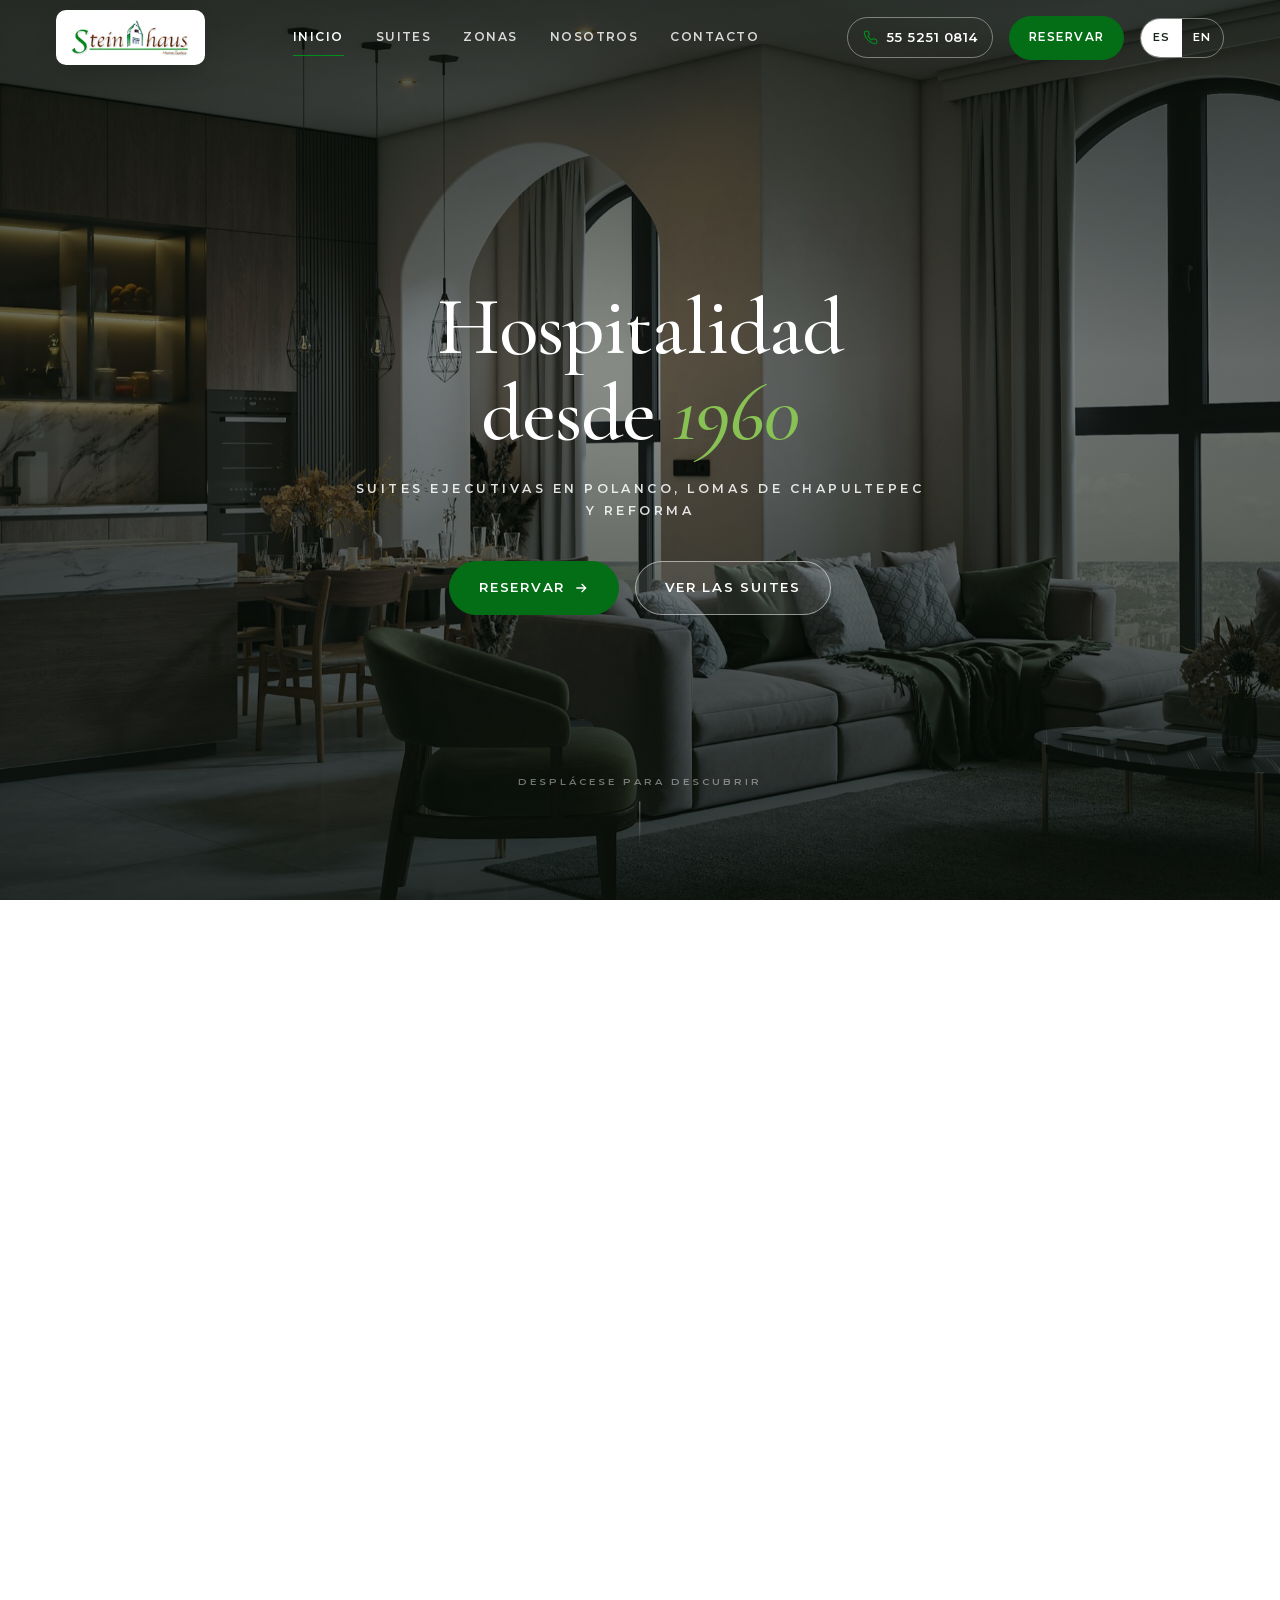
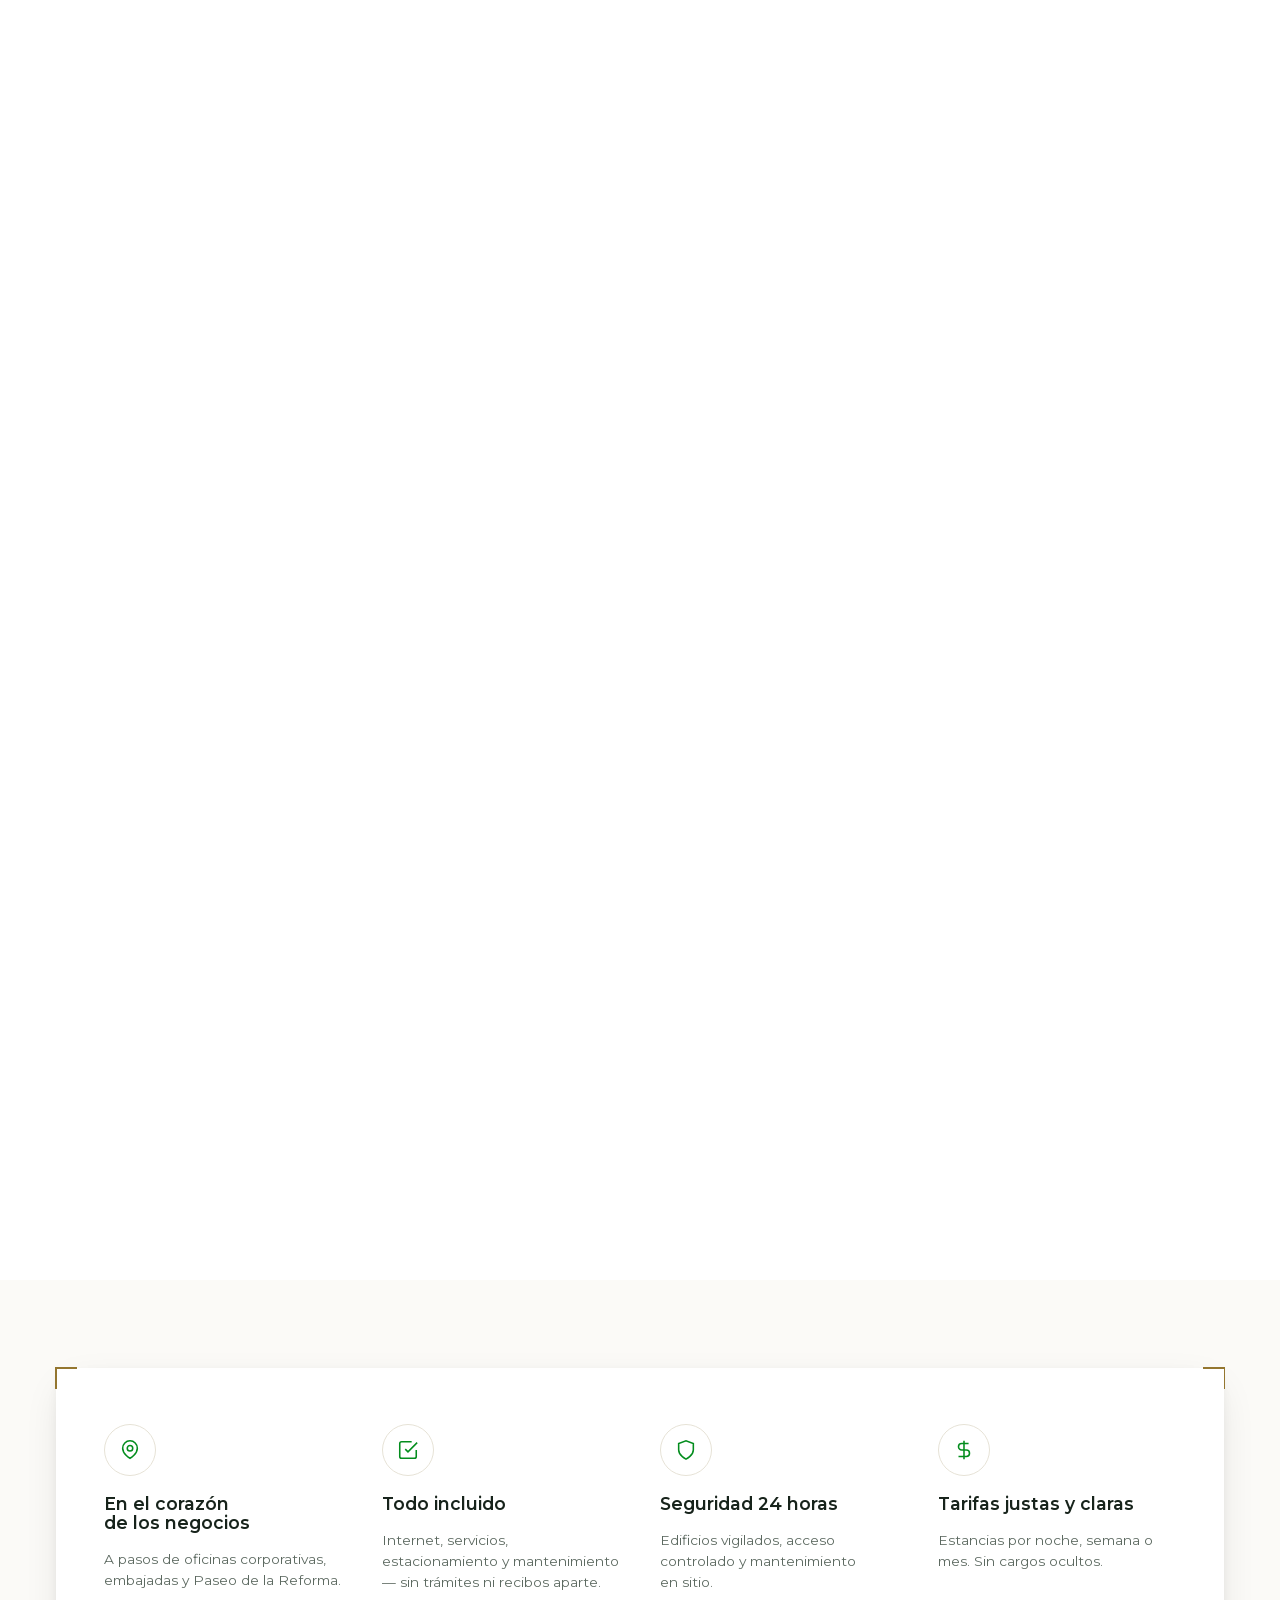
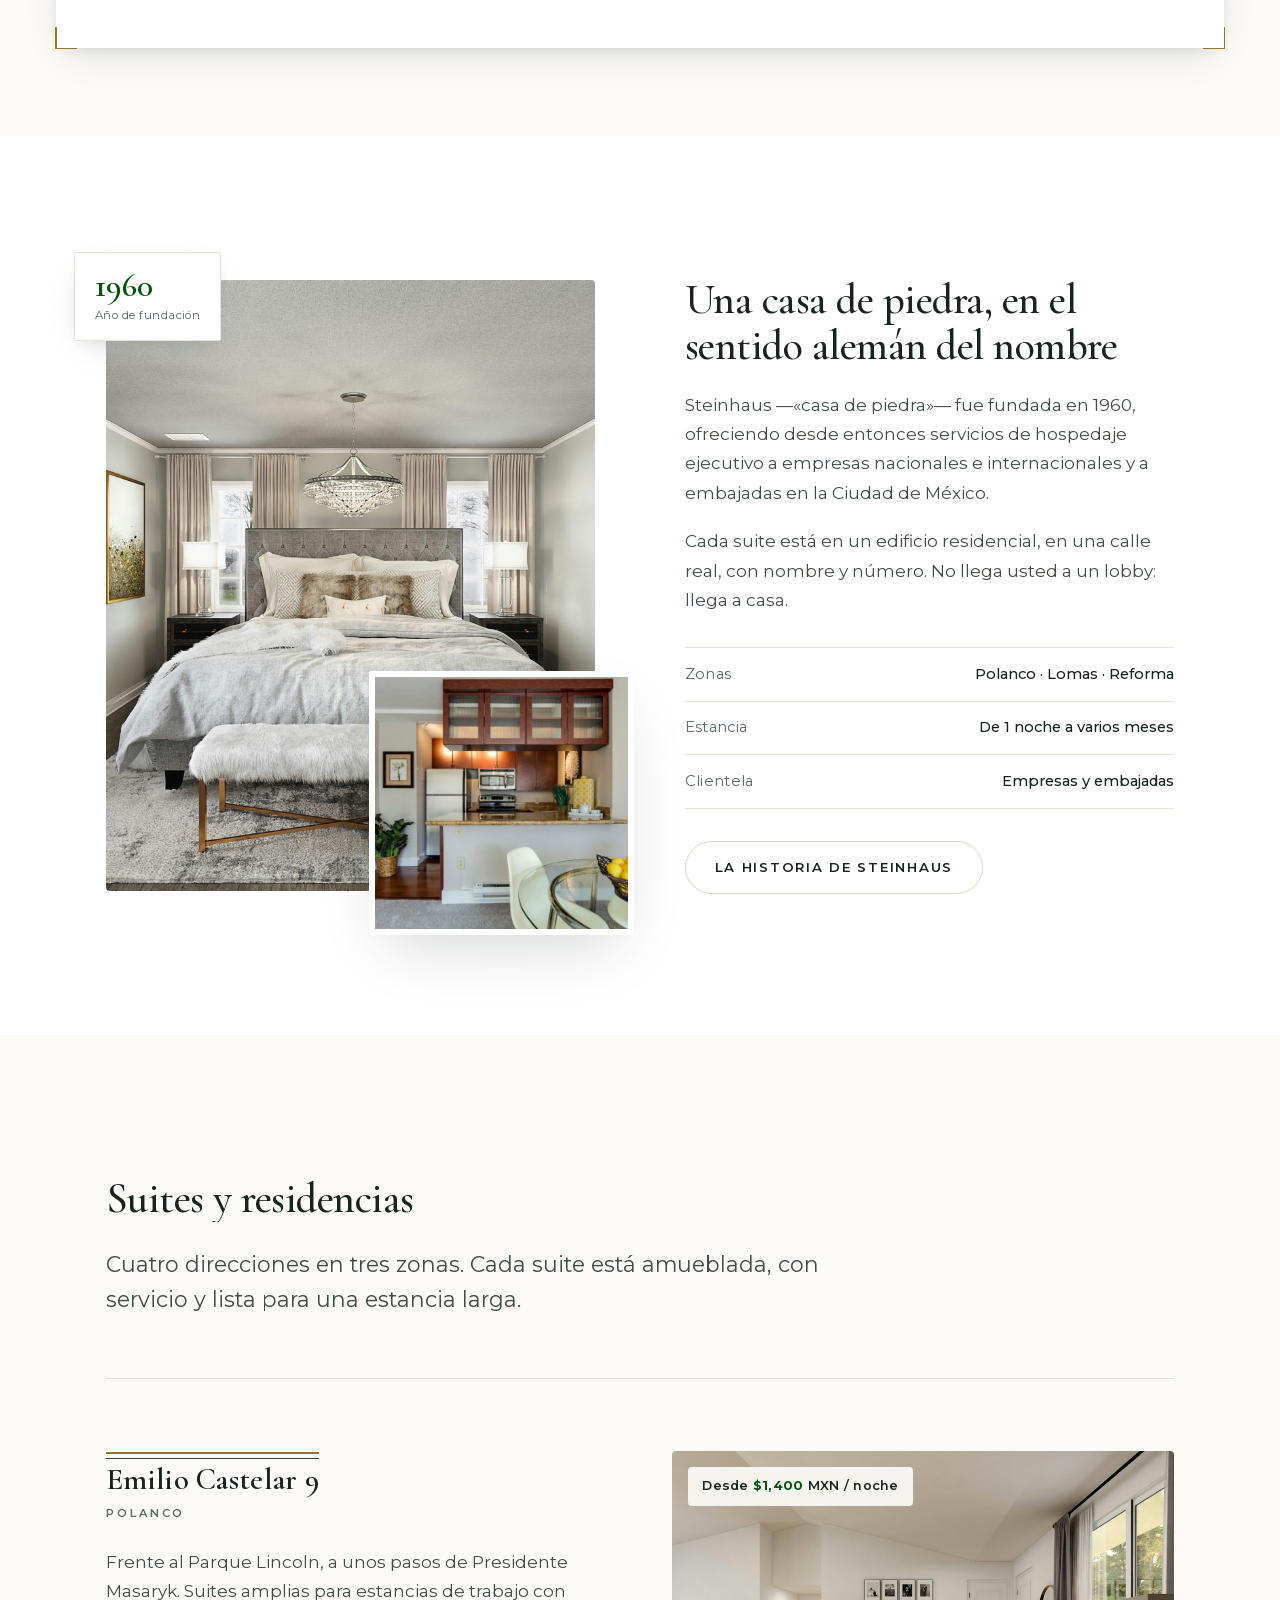
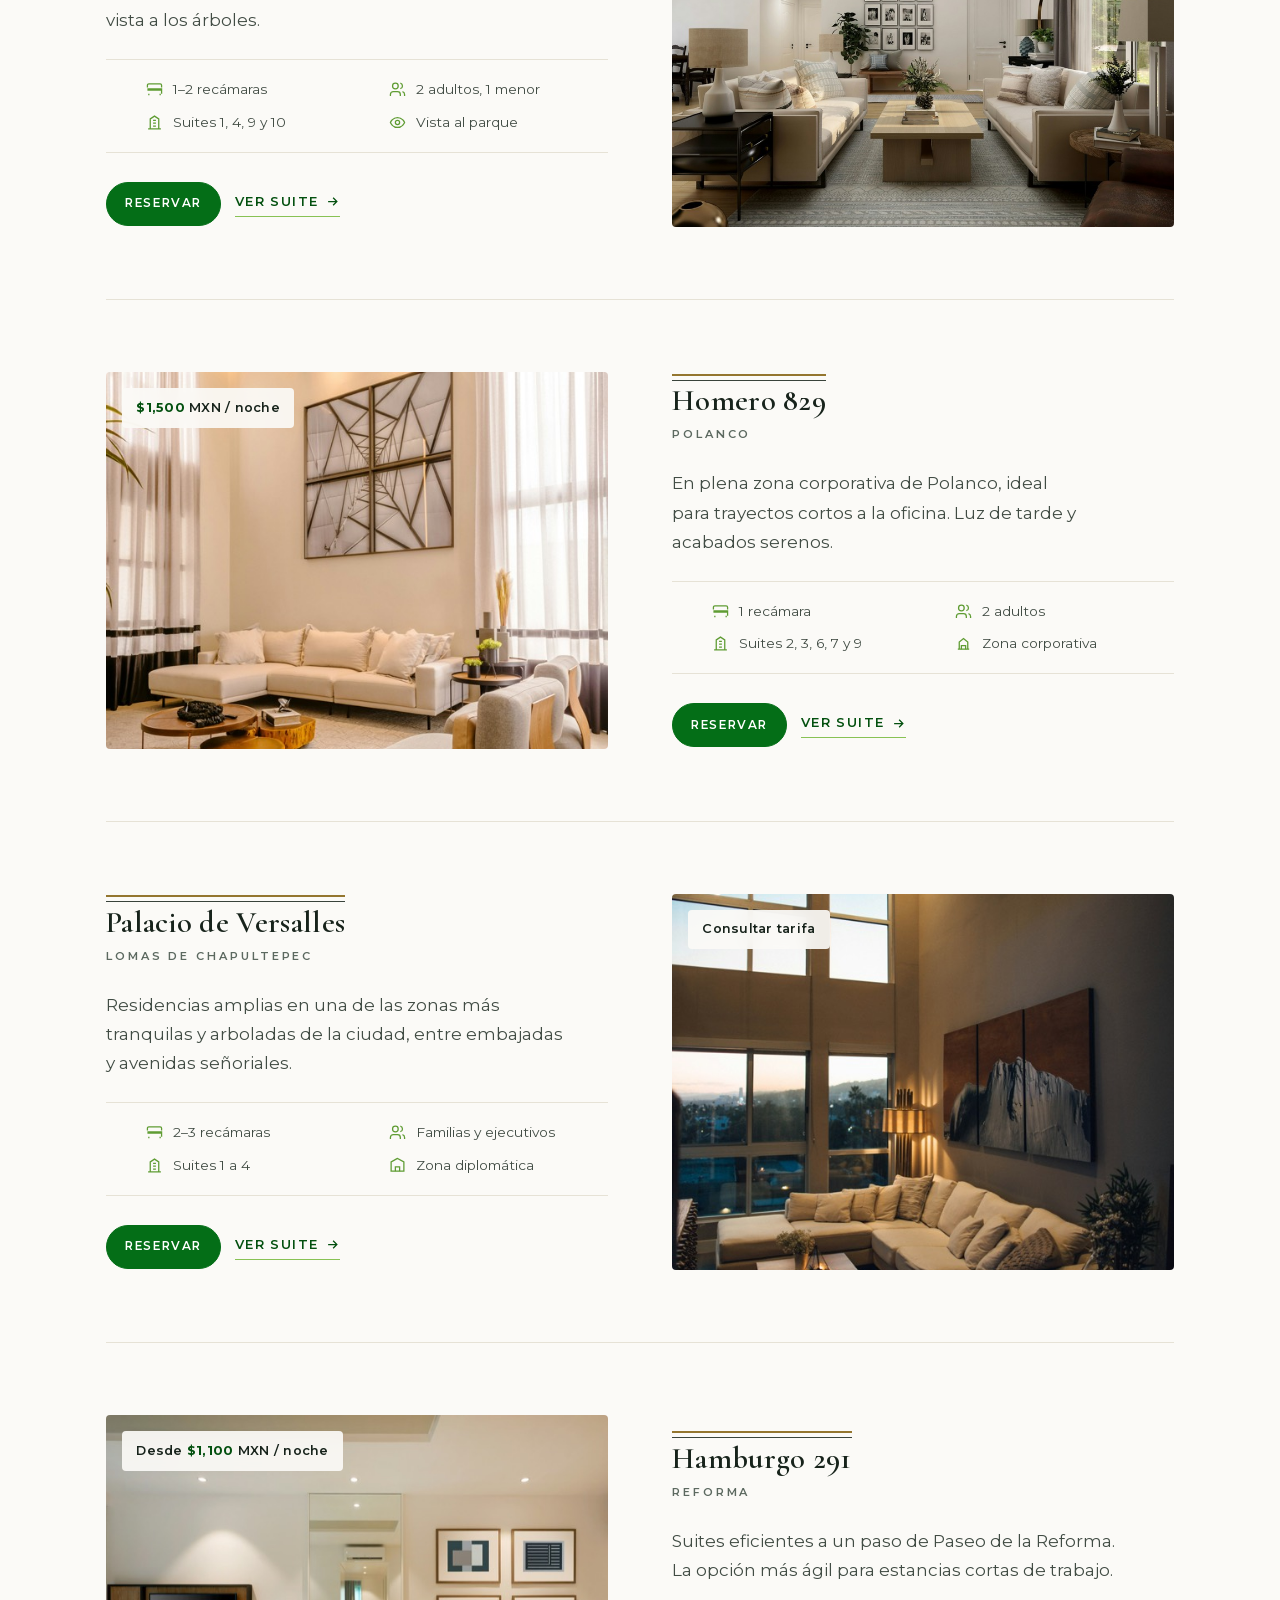
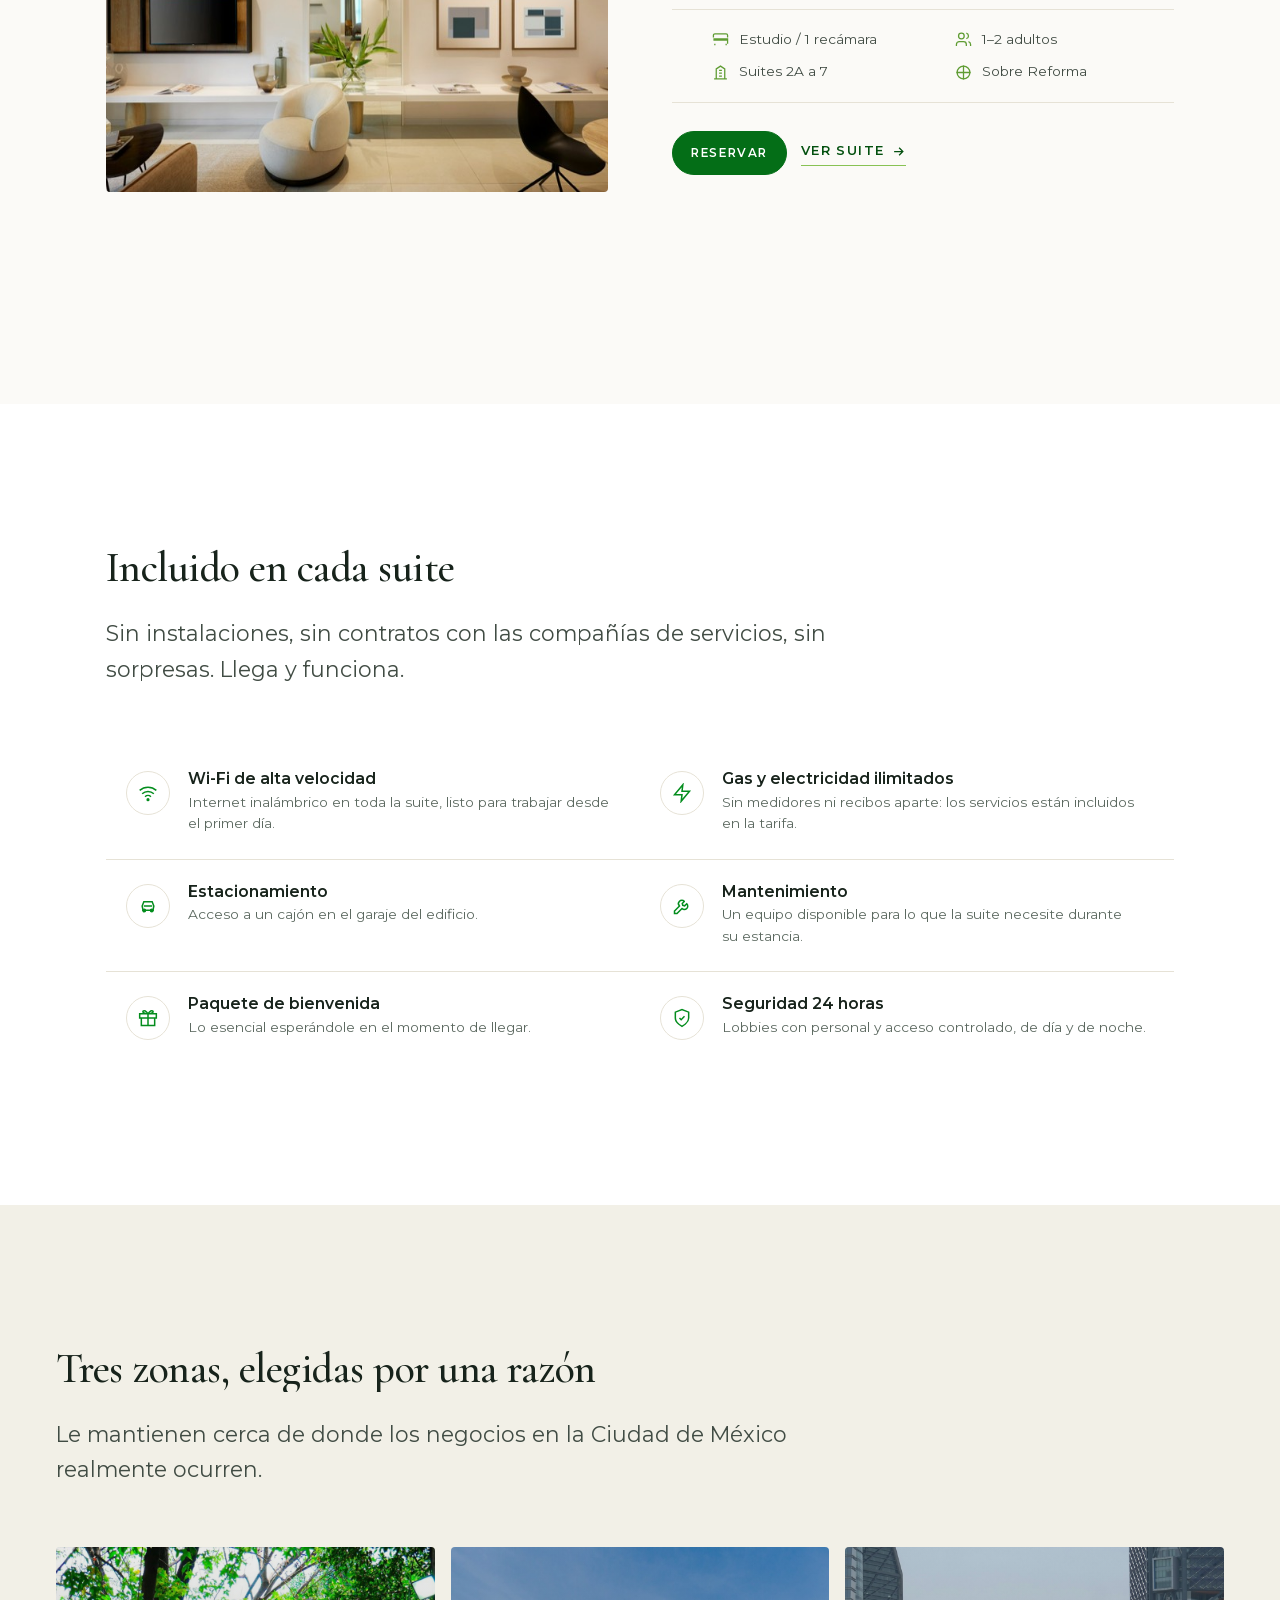
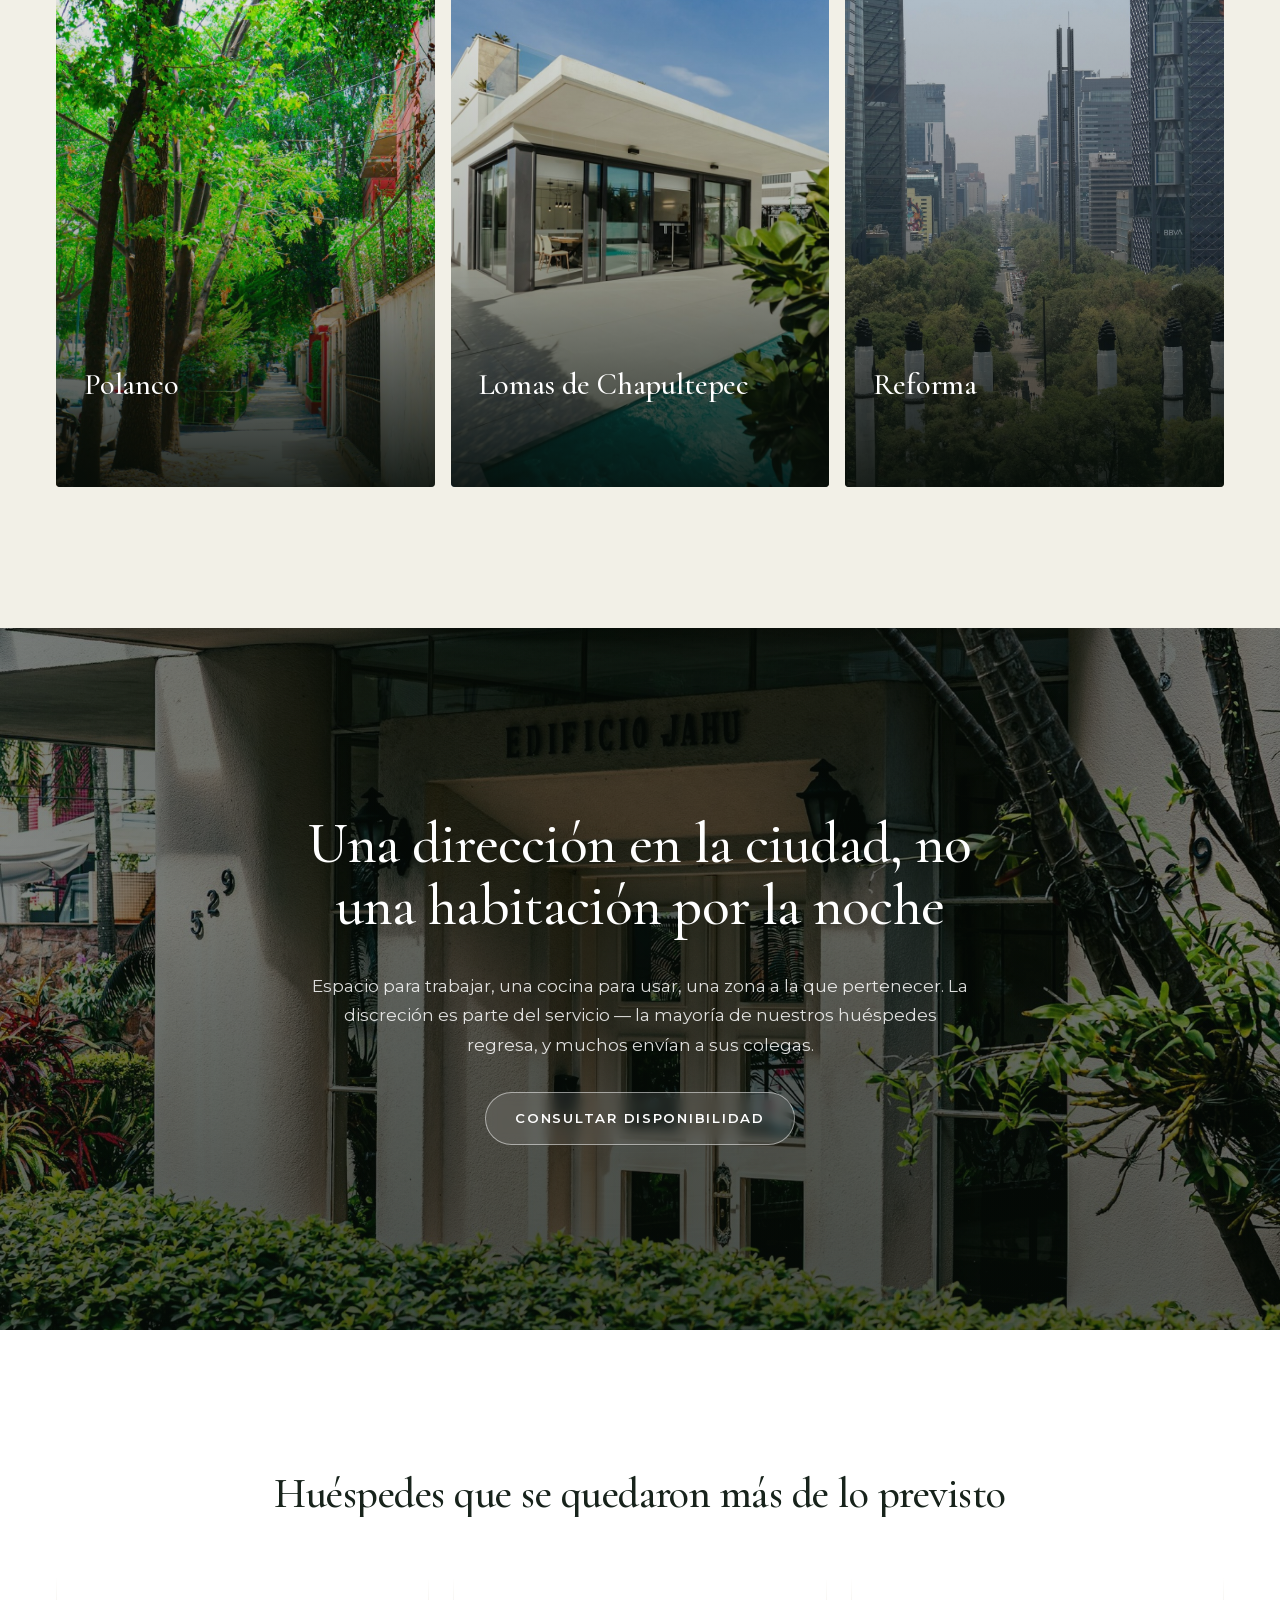
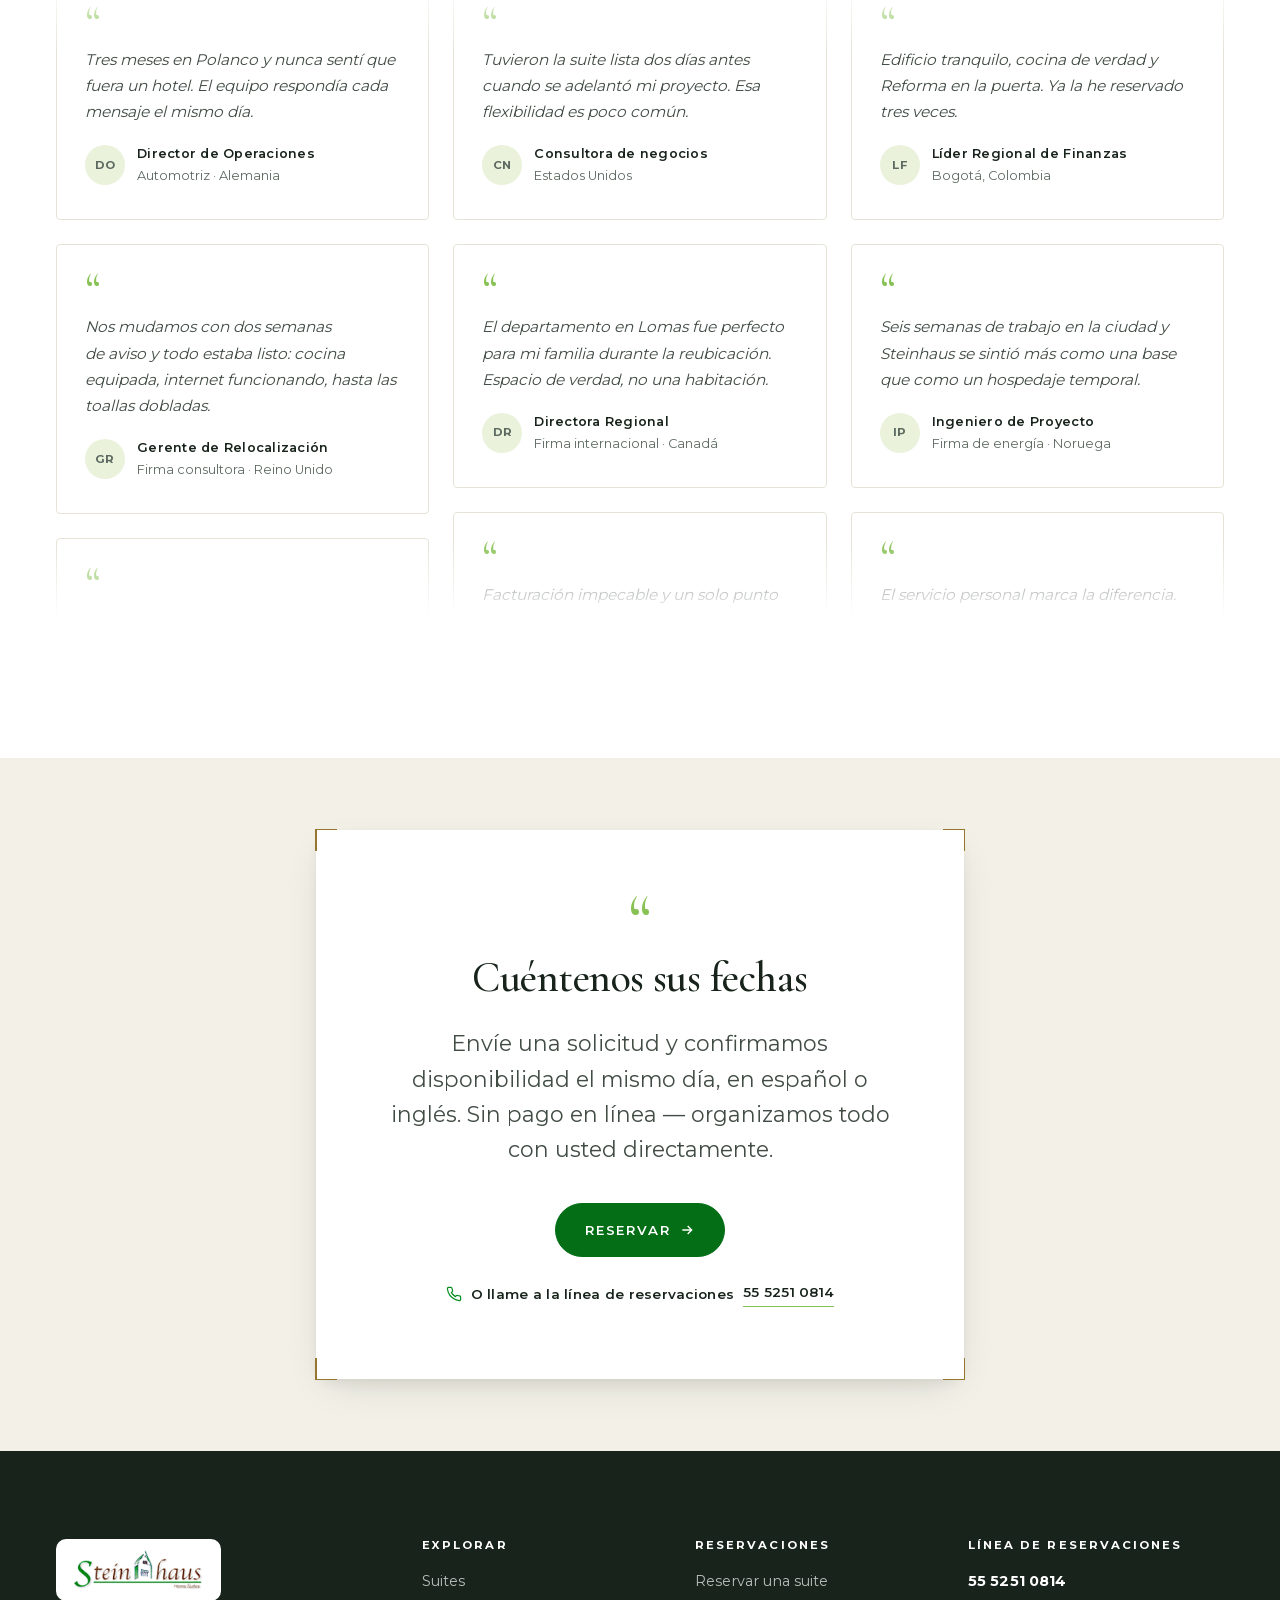
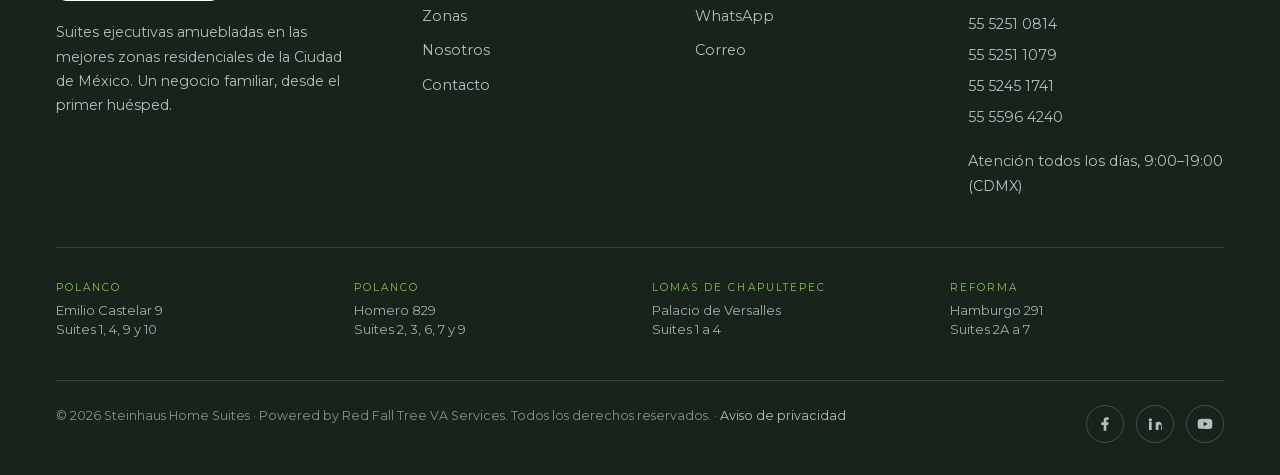
<file: index.html>
<!DOCTYPE html>
<html lang="es">
<head>
<meta charset="UTF-8" />
<meta name="viewport" content="width=device-width, initial-scale=1" />
<title data-i18n="home.meta.title">Steinhaus Home Suites — Hospedaje ejecutivo en la Ciudad de México</title>
<meta name="description" data-i18n="home.meta.desc" content="Suites ejecutivas amuebladas en Polanco, Lomas de Chapultepec y Reforma. El servicio de un hotel con el espacio y la privacidad de una casa. Reserve por teléfono o WhatsApp." />
<link rel="canonical" href="https://www.steinhaus.com.mx/" />
<link rel="alternate" hreflang="es" href="https://www.steinhaus.com.mx/" />
<link rel="alternate" hreflang="en" href="https://www.steinhaus.com.mx/?lang=en" />
<link rel="alternate" hreflang="x-default" href="https://www.steinhaus.com.mx/" />
<meta property="og:type" content="business.business" />
<meta property="og:title" content="Steinhaus Home Suites — Su dirección en la Ciudad de México" />
<meta property="og:description" content="Suites ejecutivas amuebladas en Polanco, Lomas de Chapultepec y Reforma." />
<meta property="og:image" content="https://www.steinhaus.com.mx/assets/img/hero-lg.jpg" />
<meta property="og:locale" content="es_MX" />
<meta property="og:locale:alternate" content="en_US" />
<meta name="theme-color" content="#038d1d" />
<link rel="icon" href="assets/img/favicon.svg" type="image/svg+xml" />
<link rel="apple-touch-icon" href="assets/img/favicon.svg" />
<link rel="manifest" href="site.webmanifest" />
<link rel="preload" as="image" href="assets/img/hero-lg.jpg" fetchpriority="high" />
<link rel="stylesheet" href="assets/css/styles.css" />
<script type="application/ld+json">
{
  "@context": "https://schema.org",
  "@type": "LodgingBusiness",
  "name": "Steinhaus Home Suites",
  "description": "Suites ejecutivas amuebladas para viajeros de negocios en las mejores zonas residenciales de la Ciudad de México.",
  "url": "https://www.steinhaus.com.mx/",
  "image": "https://www.steinhaus.com.mx/assets/img/hero-lg.jpg",
  "telephone": "+52-55-5251-0814",
  "priceRange": "$$$",
  "foundingDate": "1960",
  "areaServed": ["Polanco", "Lomas de Chapultepec", "Paseo de la Reforma", "Ciudad de México"],
  "address": {
    "@type": "PostalAddress",
    "addressLocality": "Ciudad de México",
    "addressRegion": "CDMX",
    "addressCountry": "MX"
  },
  "amenityFeature": [
    { "@type": "LocationFeatureSpecification", "name": "Wi-Fi de alta velocidad", "value": true },
    { "@type": "LocationFeatureSpecification", "name": "Gas y electricidad ilimitados", "value": true },
    { "@type": "LocationFeatureSpecification", "name": "Estacionamiento", "value": true },
    { "@type": "LocationFeatureSpecification", "name": "Seguridad 24 horas", "value": true }
  ],
  "sameAs": [
    "https://www.facebook.com/steinhaus.homesuites",
    "https://www.youtube.com/channel/UC45tXg6qWgmluVjR5YTtYKQ"
  ]
}
</script>
</head>
<body class="lang-es">
<a class="skip" href="#main" data-i18n="a11y.skip">Saltar al contenido</a>

<!-- ============ ENCABEZADO ============ -->
<header class="header header--over" id="site-header">
  <div class="header__inner">
    <a class="brand" href="index.html" aria-label="Steinhaus Home Suites — Inicio">
      <span class="brand__plate"><img class="brand__logo" src="assets/img/logo-transparent@2x.png" alt="Steinhaus Home Suites" width="193" height="66" /></span>
    </a>

    <nav class="header__nav" aria-label="Principal">
      <a class="navlink" href="index.html" aria-current="page" data-i18n="nav.home">Inicio</a>
      <a class="navlink" href="suites.html" data-i18n="nav.suites">Suites</a>
      <a class="navlink" href="zonas.html" data-i18n="nav.zones">Zonas</a>
      <a class="navlink" href="nosotros.html" data-i18n="nav.about">Nosotros</a>
      <a class="navlink" href="contacto.html" data-i18n="nav.contact">Contacto</a>
      <a class="navlink navlink--panel" href="reservar.html" data-i18n="nav.book">Reservar</a>
      <a class="navlink navlink--panel" href="tel:+525552510814" data-cfg-tel data-i18n="nav.call">Llamar</a>
    </nav>

    <div class="header__actions">
      <a class="header__call" href="tel:+525552510814" data-cfg-tel aria-label="Llamar a Steinhaus">
        <svg viewBox="0 0 24 24" fill="none" stroke="currentColor" stroke-width="1.8" aria-hidden="true"><path d="M22 16.92v3a2 2 0 0 1-2.18 2 19.79 19.79 0 0 1-8.63-3.07 19.5 19.5 0 0 1-6-6 19.79 19.79 0 0 1-3.07-8.67A2 2 0 0 1 4.11 2h3a2 2 0 0 1 2 1.72c.13.96.36 1.9.7 2.81a2 2 0 0 1-.45 2.11L8.09 9.91a16 16 0 0 0 6 6l1.27-1.27a2 2 0 0 1 2.11-.45c.9.34 1.85.57 2.81.7A2 2 0 0 1 22 16.92Z"/></svg>
        <span class="header__call-label" data-cfg-tel-display>55 5251 0814</span>
      </a>
      <a class="btn btn--sm header__book" href="reservar.html" data-i18n="nav.book">Reservar</a>
      <div class="lang" role="group" aria-label="Idioma / Language">
        <button class="lang__btn" data-lang="es" type="button" aria-pressed="true">ES</button>
        <button class="lang__btn" data-lang="en" type="button" aria-pressed="false">EN</button>
      </div>
      <button class="navtoggle" type="button" aria-label="Menú" aria-expanded="false" aria-controls="site-header"><span></span></button>
    </div>
  </div>
</header>

<main id="main">

<!-- ============ HÉROE ============ -->
<section class="video-hero" data-video-hero>
  <div class="video-hero__pin">
    <video class="video-hero__video" data-scrub-video muted playsinline preload="auto" poster="assets/img/hero-lg.jpg" aria-hidden="true">
      <source src="assets/video/hero-scrub.mp4" type="video/mp4" />
    </video>
    <div class="video-hero__overlay"></div>
    <div class="video-hero__content reveal-hero">
      <h1 class="video-hero__title" data-i18n="home.hero.title">Hospitalidad desde <em>1960</em></h1>
      <p class="video-hero__sub" data-i18n="home.hero.sub">Suites ejecutivas en Polanco, Lomas de Chapultepec y Reforma</p>
      <div class="video-hero__cta">
        <a class="btn" href="reservar.html"><span data-i18n="cta.book">Reservar</span> <svg class="btn__arrow" width="16" height="16" viewBox="0 0 24 24" fill="none" stroke="currentColor" stroke-width="2" aria-hidden="true"><path d="M5 12h14M13 6l6 6-6 6"/></svg></a>
        <a class="btn btn--light" href="suites.html" data-i18n="cta.viewAll">Ver las suites</a>
      </div>
    </div>
    <div class="video-hero__scrollcue" aria-hidden="true">
      <span data-i18n="home.hero.scroll">Desplácese para descubrir</span>
      <span class="video-hero__scrollline"></span>
    </div>
  </div>
</section>

<!-- ============ CONFIANZA ============ -->
<section class="trust">
  <div class="container container--wide">
    <div class="trust__panel bracket-frame reveal">
      <span class="bf-corner bf-tl" aria-hidden="true"></span>
      <span class="bf-corner bf-tr" aria-hidden="true"></span>
      <span class="bf-corner bf-bl" aria-hidden="true"></span>
      <span class="bf-corner bf-br" aria-hidden="true"></span>
      <div class="trust__grid">
      <div class="trust__item">
        <span class="trust__ico"><svg viewBox="0 0 24 24" fill="none" stroke="currentColor" stroke-width="1.7" aria-hidden="true"><path d="M12 21s-8-4.5-8-11a8 8 0 0 1 16 0c0 6.5-8 11-8 11Z"/><circle cx="12" cy="10" r="3"/></svg></span>
        <h3 data-i18n="home.trust.1.t">En el corazón de los negocios</h3>
        <p data-i18n="home.trust.1.d">A pasos de oficinas corporativas, embajadas y Paseo de la Reforma.</p>
      </div>
      <div class="trust__item">
        <span class="trust__ico"><svg viewBox="0 0 24 24" fill="none" stroke="currentColor" stroke-width="1.7" aria-hidden="true"><path d="m9 11 3 3L22 4"/><path d="M21 12v7a2 2 0 0 1-2 2H5a2 2 0 0 1-2-2V5a2 2 0 0 1 2-2h11"/></svg></span>
        <h3 data-i18n="home.trust.2.t">Todo incluido</h3>
        <p data-i18n="home.trust.2.d">Internet, servicios, estacionamiento y mantenimiento — sin trámites ni recibos aparte.</p>
      </div>
      <div class="trust__item">
        <span class="trust__ico"><svg viewBox="0 0 24 24" fill="none" stroke="currentColor" stroke-width="1.7" aria-hidden="true"><path d="M12 22s8-4 8-10V5l-8-3-8 3v7c0 6 8 10 8 10Z"/></svg></span>
        <h3 data-i18n="home.trust.3.t">Seguridad 24 horas</h3>
        <p data-i18n="home.trust.3.d">Edificios vigilados, acceso controlado y mantenimiento en sitio.</p>
      </div>
      <div class="trust__item">
        <span class="trust__ico"><svg viewBox="0 0 24 24" fill="none" stroke="currentColor" stroke-width="1.7" aria-hidden="true"><path d="M12 2v20M17 5H9.5a3.5 3.5 0 0 0 0 7h5a3.5 3.5 0 0 1 0 7H6"/></svg></span>
        <h3 data-i18n="home.trust.4.t">Tarifas justas y claras</h3>
        <p data-i18n="home.trust.4.d">Estancias por noche, semana o mes. Sin cargos ocultos.</p>
      </div>
      </div>
    </div>
  </div>
</section>

<!-- ============ BIENVENIDA ============ -->
<section class="section" id="historia">
  <div class="container">
    <div class="welcome__grid">
      <div class="welcome__figs reveal">
        <figure class="fig-main"><img src="assets/img/bedroom-serene-md.jpg" alt="Recámara serena de una suite Steinhaus con ropa de cama en tonos claros." width="900" height="1125" loading="lazy" /></figure>
        <figure class="fig-inset"><img src="assets/img/about-welcome-md.jpg" alt="Rincón de desayuno junto a la ventana con el paquete de bienvenida Steinhaus." width="600" height="600" loading="lazy" /></figure>
        <div class="welcome__badge">
          <strong>1960</strong>
          <span data-i18n="home.welcome.badge">Año de fundación</span>
        </div>
      </div>
      <div class="welcome__body reveal">
        <h2 data-i18n="home.welcome.h">Una casa de piedra, en el sentido alemán del nombre</h2>
        <div class="prose">
          <p data-i18n="home.welcome.p1">Steinhaus —«casa de piedra»— fue fundada en 1960, ofreciendo desde entonces servicios de hospedaje ejecutivo a empresas nacionales e internacionales y a embajadas en la Ciudad de México.</p>
          <p data-i18n="home.welcome.p2">Cada suite está en un edificio residencial, en una calle real, con nombre y número. No llega usted a un lobby: llega a casa.</p>
        </div>
        <dl class="dl-facts">
          <div><dt data-i18n="home.welcome.fact1">Zonas</dt><dd data-i18n="home.welcome.fact1v">Polanco · Lomas · Reforma</dd></div>
          <div><dt data-i18n="home.welcome.fact2">Estancia</dt><dd data-i18n="home.welcome.fact2v">De 1 noche a varios meses</dd></div>
          <div><dt data-i18n="home.welcome.fact3">Clientela</dt><dd data-i18n="home.welcome.fact3v">Empresas y embajadas</dd></div>
        </dl>
        <a class="btn btn--ghost" href="nosotros.html" data-i18n="home.welcome.cta">La historia de Steinhaus</a>
      </div>
    </div>
  </div>
</section>

<!-- ============ COLECCIÓN DE SUITES ============ -->
<section class="section section--paper" id="suites">
  <div class="container">
    <div class="section-head reveal">
      <h2 data-i18n="home.suites.h">Suites y residencias</h2>
      <p class="lede" data-i18n="home.suites.p">Cuatro direcciones en tres zonas. Cada suite está amueblada, con servicio y lista para una estancia larga.</p>
    </div>

    <article class="suite reveal">
      <div class="suite__media">
        <img src="assets/img/suite-castelar-md.jpg" alt="Sala y comedor de la suite en Emilio Castelar 9, Polanco." width="900" height="675" loading="lazy" />
        <span class="suite__price"><span data-i18n="common.from">Desde</span> <b>$1,400</b> MXN <span data-i18n="common.perNight">/ noche</span></span>
      </div>
      <div class="suite__body">
        <div class="plate">
          <span class="plate__addr">Emilio Castelar 9</span>
          <span class="plate__zone">Polanco</span>
        </div>
        <p class="suite__desc" data-i18n="suites.castelar.desc">Frente al Parque Lincoln, a unos pasos de Presidente Masaryk. Suites amplias para estancias de trabajo con vista a los árboles.</p>
        <ul class="suite__specs">
          <li><svg viewBox="0 0 24 24" fill="none" stroke="currentColor" stroke-width="1.8" aria-hidden="true"><path d="M2 9V6a2 2 0 0 1 2-2h16a2 2 0 0 1 2 2v3M2 11h20v7M4 18v2M20 18v2M2 13h20"/></svg> <span data-i18n="suites.castelar.s1">1–2 recámaras</span></li>
          <li><svg viewBox="0 0 24 24" fill="none" stroke="currentColor" stroke-width="1.8" aria-hidden="true"><path d="M16 21v-2a4 4 0 0 0-4-4H6a4 4 0 0 0-4 4v2M9 11a4 4 0 1 0 0-8 4 4 0 0 0 0 8ZM22 21v-2a4 4 0 0 0-3-3.87M16 3.13a4 4 0 0 1 0 7.75"/></svg> <span data-i18n="suites.castelar.s2">2 adultos, 1 menor</span></li>
          <li><svg viewBox="0 0 24 24" fill="none" stroke="currentColor" stroke-width="1.8" aria-hidden="true"><path d="M3 21h18M6 21V7l6-4 6 4v14M10 9h4M10 13h4M10 17h4"/></svg> <span data-i18n="suites.castelar.s3">Suites 1, 4, 9 y 10</span></li>
          <li><svg viewBox="0 0 24 24" fill="none" stroke="currentColor" stroke-width="1.8" aria-hidden="true"><path d="M2 12s3-7 10-7 10 7 10 7-3 7-10 7-10-7-10-7Z"/><circle cx="12" cy="12" r="3"/></svg> <span data-i18n="suites.castelar.s4">Vista al parque</span></li>
        </ul>
        <div class="suite__actions">
          <a class="btn btn--sm" href="reservar.html?suite=castelar" data-i18n="cta.bookNow">Reservar</a>
          <a class="textlink" href="suites/emilio-castelar-9.html"><span data-i18n="cta.viewSuite">Ver suite</span> <svg viewBox="0 0 24 24" fill="none" stroke="currentColor" stroke-width="2" aria-hidden="true"><path d="M5 12h14M13 6l6 6-6 6"/></svg></a>
        </div>
      </div>
    </article>

    <article class="suite reveal">
      <div class="suite__media">
        <img src="assets/img/suite-homero-md.jpg" alt="Sala de la suite en Homero 829, Polanco, con cortinas altas." width="900" height="675" loading="lazy" />
        <span class="suite__price"><b>$1,500</b> MXN <span data-i18n="common.perNight">/ noche</span></span>
      </div>
      <div class="suite__body">
        <div class="plate">
          <span class="plate__addr">Homero 829</span>
          <span class="plate__zone">Polanco</span>
        </div>
        <p class="suite__desc" data-i18n="suites.homero.desc">En plena zona corporativa de Polanco, ideal para trayectos cortos a la oficina. Luz de tarde y acabados serenos.</p>
        <ul class="suite__specs">
          <li><svg viewBox="0 0 24 24" fill="none" stroke="currentColor" stroke-width="1.8" aria-hidden="true"><path d="M2 9V6a2 2 0 0 1 2-2h16a2 2 0 0 1 2 2v3M2 11h20v7M4 18v2M20 18v2M2 13h20"/></svg> <span data-i18n="suites.homero.s1">1 recámara</span></li>
          <li><svg viewBox="0 0 24 24" fill="none" stroke="currentColor" stroke-width="1.8" aria-hidden="true"><path d="M16 21v-2a4 4 0 0 0-4-4H6a4 4 0 0 0-4 4v2M9 11a4 4 0 1 0 0-8 4 4 0 0 0 0 8ZM22 21v-2a4 4 0 0 0-3-3.87M16 3.13a4 4 0 0 1 0 7.75"/></svg> <span data-i18n="suites.homero.s2">2 adultos</span></li>
          <li><svg viewBox="0 0 24 24" fill="none" stroke="currentColor" stroke-width="1.8" aria-hidden="true"><path d="M3 21h18M6 21V7l6-4 6 4v14M10 9h4M10 13h4M10 17h4"/></svg> <span data-i18n="suites.homero.s3">Suites 2, 3, 6, 7 y 9</span></li>
          <li><svg viewBox="0 0 24 24" fill="none" stroke="currentColor" stroke-width="1.8" aria-hidden="true"><path d="M4 20h16M6 20V10l6-5 6 5v10"/><path d="M9 20v-5h6v5"/></svg> <span data-i18n="suites.homero.s4">Zona corporativa</span></li>
        </ul>
        <div class="suite__actions">
          <a class="btn btn--sm" href="reservar.html?suite=homero" data-i18n="cta.bookNow">Reservar</a>
          <a class="textlink" href="suites/homero-829.html"><span data-i18n="cta.viewSuite">Ver suite</span> <svg viewBox="0 0 24 24" fill="none" stroke="currentColor" stroke-width="2" aria-hidden="true"><path d="M5 12h14M13 6l6 6-6 6"/></svg></a>
        </div>
      </div>
    </article>

    <article class="suite reveal">
      <div class="suite__media">
        <img src="assets/img/suite-versalles-md.jpg" alt="Sala de doble altura en Palacio de Versalles, Lomas de Chapultepec." width="900" height="675" loading="lazy" />
        <span class="suite__price" data-i18n="common.consult">Consultar tarifa</span>
      </div>
      <div class="suite__body">
        <div class="plate">
          <span class="plate__addr">Palacio de Versalles</span>
          <span class="plate__zone">Lomas de Chapultepec</span>
        </div>
        <p class="suite__desc" data-i18n="suites.versalles.desc">Residencias amplias en una de las zonas más tranquilas y arboladas de la ciudad, entre embajadas y avenidas señoriales.</p>
        <ul class="suite__specs">
          <li><svg viewBox="0 0 24 24" fill="none" stroke="currentColor" stroke-width="1.8" aria-hidden="true"><path d="M2 9V6a2 2 0 0 1 2-2h16a2 2 0 0 1 2 2v3M2 11h20v7M4 18v2M20 18v2M2 13h20"/></svg> <span data-i18n="suites.versalles.s1">2–3 recámaras</span></li>
          <li><svg viewBox="0 0 24 24" fill="none" stroke="currentColor" stroke-width="1.8" aria-hidden="true"><path d="M16 21v-2a4 4 0 0 0-4-4H6a4 4 0 0 0-4 4v2M9 11a4 4 0 1 0 0-8 4 4 0 0 0 0 8ZM22 21v-2a4 4 0 0 0-3-3.87M16 3.13a4 4 0 0 1 0 7.75"/></svg> <span data-i18n="suites.versalles.s2">Familias y ejecutivos</span></li>
          <li><svg viewBox="0 0 24 24" fill="none" stroke="currentColor" stroke-width="1.8" aria-hidden="true"><path d="M3 21h18M6 21V7l6-4 6 4v14M10 9h4M10 13h4M10 17h4"/></svg> <span data-i18n="suites.versalles.s3">Suites 1 a 4</span></li>
          <li><svg viewBox="0 0 24 24" fill="none" stroke="currentColor" stroke-width="1.8" aria-hidden="true"><path d="M12 2 3 7v13h18V7l-9-5Z"/><path d="M9 20v-6h6v6"/></svg> <span data-i18n="suites.versalles.s4">Zona diplomática</span></li>
        </ul>
        <div class="suite__actions">
          <a class="btn btn--sm" href="reservar.html?suite=versalles" data-i18n="cta.bookNow">Reservar</a>
          <a class="textlink" href="suites/palacio-de-versalles.html"><span data-i18n="cta.viewSuite">Ver suite</span> <svg viewBox="0 0 24 24" fill="none" stroke="currentColor" stroke-width="2" aria-hidden="true"><path d="M5 12h14M13 6l6 6-6 6"/></svg></a>
        </div>
      </div>
    </article>

    <article class="suite reveal">
      <div class="suite__media">
        <img src="assets/img/suite-hamburgo-md.jpg" alt="Suite luminosa y compacta en Hamburgo 291, Reforma." width="900" height="675" loading="lazy" />
        <span class="suite__price"><span data-i18n="common.from">Desde</span> <b>$1,100</b> MXN <span data-i18n="common.perNight">/ noche</span></span>
      </div>
      <div class="suite__body">
        <div class="plate">
          <span class="plate__addr">Hamburgo 291</span>
          <span class="plate__zone">Reforma</span>
        </div>
        <p class="suite__desc" data-i18n="suites.hamburgo.desc">Suites eficientes a un paso de Paseo de la Reforma. La opción más ágil para estancias cortas de trabajo.</p>
        <ul class="suite__specs">
          <li><svg viewBox="0 0 24 24" fill="none" stroke="currentColor" stroke-width="1.8" aria-hidden="true"><path d="M2 9V6a2 2 0 0 1 2-2h16a2 2 0 0 1 2 2v3M2 11h20v7M4 18v2M20 18v2M2 13h20"/></svg> <span data-i18n="suites.hamburgo.s1">Estudio / 1 recámara</span></li>
          <li><svg viewBox="0 0 24 24" fill="none" stroke="currentColor" stroke-width="1.8" aria-hidden="true"><path d="M16 21v-2a4 4 0 0 0-4-4H6a4 4 0 0 0-4 4v2M9 11a4 4 0 1 0 0-8 4 4 0 0 0 0 8ZM22 21v-2a4 4 0 0 0-3-3.87M16 3.13a4 4 0 0 1 0 7.75"/></svg> <span data-i18n="suites.hamburgo.s2">1–2 adultos</span></li>
          <li><svg viewBox="0 0 24 24" fill="none" stroke="currentColor" stroke-width="1.8" aria-hidden="true"><path d="M3 21h18M6 21V7l6-4 6 4v14M10 9h4M10 13h4M10 17h4"/></svg> <span data-i18n="suites.hamburgo.s3">Suites 2A a 7</span></li>
          <li><svg viewBox="0 0 24 24" fill="none" stroke="currentColor" stroke-width="1.8" aria-hidden="true"><path d="M12 2v20M2 12h20"/><circle cx="12" cy="12" r="9"/></svg> <span data-i18n="suites.hamburgo.s4">Sobre Reforma</span></li>
        </ul>
        <div class="suite__actions">
          <a class="btn btn--sm" href="reservar.html?suite=hamburgo" data-i18n="cta.bookNow">Reservar</a>
          <a class="textlink" href="suites/hamburgo-291.html"><span data-i18n="cta.viewSuite">Ver suite</span> <svg viewBox="0 0 24 24" fill="none" stroke="currentColor" stroke-width="2" aria-hidden="true"><path d="M5 12h14M13 6l6 6-6 6"/></svg></a>
        </div>
      </div>
    </article>
  </div>
</section>

<!-- ============ AMENIDADES ============ -->
<section class="section">
  <div class="container">
    <div class="section-head reveal">
      <h2 data-i18n="home.amen.h">Incluido en cada suite</h2>
      <p class="lede" data-i18n="home.amen.p">Sin instalaciones, sin contratos con las compañías de servicios, sin sorpresas. Llega y funciona.</p>
    </div>
    <div class="amenity-list reveal-stagger">
      <div class="amenity">
        <span class="amenity__ico"><svg viewBox="0 0 24 24" fill="none" stroke="currentColor" stroke-width="1.8" aria-hidden="true"><path d="M5 13a10 10 0 0 1 14 0M8.5 16.5a5 5 0 0 1 7 0M2 8.8a15 15 0 0 1 20 0"/><circle cx="12" cy="20" r="1"/></svg></span>
        <div><h3 data-i18n="home.amen.1.t">Wi-Fi de alta velocidad</h3><p data-i18n="home.amen.1.d">Internet inalámbrico en toda la suite, listo para trabajar desde el primer día.</p></div>
      </div>
      <div class="amenity">
        <span class="amenity__ico"><svg viewBox="0 0 24 24" fill="none" stroke="currentColor" stroke-width="1.8" aria-hidden="true"><path d="M13 2 3 14h9l-1 8 10-12h-9l1-8Z"/></svg></span>
        <div><h3 data-i18n="home.amen.2.t">Gas y electricidad ilimitados</h3><p data-i18n="home.amen.2.d">Sin medidores ni recibos aparte: los servicios están incluidos en la tarifa.</p></div>
      </div>
      <div class="amenity">
        <span class="amenity__ico"><svg viewBox="0 0 24 24" fill="none" stroke="currentColor" stroke-width="1.8" aria-hidden="true"><path d="M5 17h14M6 17l-1-5 2-5h10l2 5-1 5M7 12h10"/><circle cx="7.5" cy="17.5" r="1.5"/><circle cx="16.5" cy="17.5" r="1.5"/></svg></span>
        <div><h3 data-i18n="home.amen.3.t">Estacionamiento</h3><p data-i18n="home.amen.3.d">Acceso a un cajón en el garaje del edificio.</p></div>
      </div>
      <div class="amenity">
        <span class="amenity__ico"><svg viewBox="0 0 24 24" fill="none" stroke="currentColor" stroke-width="1.8" aria-hidden="true"><path d="M14.7 6.3a4 4 0 0 0-5.7 5.7L3 18v3h3l6-6a4 4 0 0 0 5.7-5.7l-2.5 2.5-2.3-.6-.6-2.3 2.4-2.3Z"/></svg></span>
        <div><h3 data-i18n="home.amen.4.t">Mantenimiento</h3><p data-i18n="home.amen.4.d">Un equipo disponible para lo que la suite necesite durante su estancia.</p></div>
      </div>
      <div class="amenity">
        <span class="amenity__ico"><svg viewBox="0 0 24 24" fill="none" stroke="currentColor" stroke-width="1.8" aria-hidden="true"><path d="M20 12v9H4v-9M2 7h20v5H2zM12 22V7M12 7S9 2 6.5 3.5 9 7 12 7ZM12 7s3-5 5.5-3.5S15 7 12 7Z"/></svg></span>
        <div><h3 data-i18n="home.amen.5.t">Paquete de bienvenida</h3><p data-i18n="home.amen.5.d">Lo esencial esperándole en el momento de llegar.</p></div>
      </div>
      <div class="amenity">
        <span class="amenity__ico"><svg viewBox="0 0 24 24" fill="none" stroke="currentColor" stroke-width="1.8" aria-hidden="true"><path d="M12 22s8-4 8-10V5l-8-3-8 3v7c0 6 8 10 8 10Z"/><path d="m9 12 2 2 4-4"/></svg></span>
        <div><h3 data-i18n="home.amen.6.t">Seguridad 24 horas</h3><p data-i18n="home.amen.6.d">Lobbies con personal y acceso controlado, de día y de noche.</p></div>
      </div>
    </div>
  </div>
</section>

<!-- ============ ZONAS ============ -->
<section class="section section--panel" id="zonas">
  <div class="container container--wide">
    <div class="section-head reveal">
      <h2 data-i18n="home.zones.h">Tres zonas, elegidas por una razón</h2>
      <p class="lede" data-i18n="home.zones.p">Le mantienen cerca de donde los negocios en la Ciudad de México realmente ocurren.</p>
    </div>
    <div class="zones-fan reveal">
      <a class="zone-fan" href="zonas.html#polanco">
        <img src="assets/img/zona-polanco-lg.jpg" alt="Calle arbolada residencial de Polanco." width="1800" height="1150" loading="lazy" />
        <span class="zone-fan__scrim" aria-hidden="true"></span>
        <span class="zone-fan__count">3 <span data-i18n="home.zones.suitesAt">suites aquí</span></span>
        <div class="zone-fan__body">
          <h3>Polanco</h3>
          <p data-i18n="home.zones.polanco.d">Oficinas corporativas, Presidente Masaryk, galerías y los mejores restaurantes de la ciudad.</p>
          <span class="zone-fan__link"><span data-i18n="cta.explore">Explorar zona</span> <svg viewBox="0 0 24 24" fill="none" stroke="currentColor" stroke-width="2" aria-hidden="true"><path d="M5 12h14M13 6l6 6-6 6"/></svg></span>
        </div>
      </a>
      <a class="zone-fan" href="zonas.html#lomas">
        <img src="assets/img/zona-lomas-lg.jpg" alt="Avenida señorial de Lomas de Chapultepec." width="1800" height="1150" loading="lazy" />
        <span class="zone-fan__scrim" aria-hidden="true"></span>
        <span class="zone-fan__count">1 <span data-i18n="home.zones.suitesAt">suite aquí</span></span>
        <div class="zone-fan__body">
          <h3>Lomas de Chapultepec</h3>
          <p data-i18n="home.zones.lomas.d">Embajadas, avenidas arboladas y residencias amplias y privadas.</p>
          <span class="zone-fan__link"><span data-i18n="cta.explore">Explorar zona</span> <svg viewBox="0 0 24 24" fill="none" stroke="currentColor" stroke-width="2" aria-hidden="true"><path d="M5 12h14M13 6l6 6-6 6"/></svg></span>
        </div>
      </a>
      <a class="zone-fan" href="zonas.html#reforma">
        <img src="assets/img/zona-reforma-lg.jpg" alt="Paseo de la Reforma con torres corporativas al fondo." width="1800" height="1150" loading="lazy" />
        <span class="zone-fan__scrim" aria-hidden="true"></span>
        <span class="zone-fan__count">1 <span data-i18n="home.zones.suitesAt">suite aquí</span></span>
        <div class="zone-fan__body">
          <h3>Reforma</h3>
          <p data-i18n="home.zones.reforma.d">La columna corporativa de la ciudad — torres, bancos y todo a 15 minutos.</p>
          <span class="zone-fan__link"><span data-i18n="cta.explore">Explorar zona</span> <svg viewBox="0 0 24 24" fill="none" stroke="currentColor" stroke-width="2" aria-hidden="true"><path d="M5 12h14M13 6l6 6-6 6"/></svg></span>
        </div>
      </a>
    </div>
  </div>
</section>

<!-- ============ EXPERIENCIA ============ -->
<section class="experience">
  <img src="assets/img/edificio-lg.jpg" alt="Entrada de un edificio residencial con su placa y jardinería." width="1800" height="1200" loading="lazy" />
  <div class="experience__inner container">
    <div class="reveal">
      <h2 data-i18n="home.exp.h">Una dirección en la ciudad, no una habitación por la noche</h2>
      <p data-i18n="home.exp.p">Espacio para trabajar, una cocina para usar, una zona a la que pertenecer. La discreción es parte del servicio — la mayoría de nuestros huéspedes regresa, y muchos envían a sus colegas.</p>
      <a class="btn btn--light" href="reservar.html" data-i18n="home.exp.cta">Consultar disponibilidad</a>
    </div>
  </div>
</section>

<!-- ============ RESEÑAS ============ -->
<section class="section">
  <div class="container container--wide">
    <div class="section-head section-head--center reveal">
      <h2 data-i18n="home.quotes.h">Huéspedes que se quedaron más de lo previsto</h2>
    </div>
    <div class="t-marquee reveal">

      <div class="t-col t-col--1">
        <div class="t-track" style="--t-dur:38s">
          <figure class="quote"><span class="quote__mark" aria-hidden="true">“</span><p data-i18n="home.q1">Tres meses en Polanco y nunca sentí que fuera un hotel. El equipo respondía cada mensaje el mismo día.</p><footer><span class="quote__avatar" aria-hidden="true">DO</span><div><strong data-i18n="home.q1n">Director de Operaciones</strong><span data-i18n="home.q1r">Automotriz · Alemania</span></div></footer></figure>
          <figure class="quote"><span class="quote__mark" aria-hidden="true">“</span><p data-i18n="home.q4">Nos mudamos con dos semanas de aviso y todo estaba listo: cocina equipada, internet funcionando, hasta las toallas dobladas.</p><footer><span class="quote__avatar" aria-hidden="true">GR</span><div><strong data-i18n="home.q4n">Gerente de Relocalización</strong><span data-i18n="home.q4r">Firma consultora · Reino Unido</span></div></footer></figure>
          <figure class="quote"><span class="quote__mark" aria-hidden="true">“</span><p data-i18n="home.q7">Llevamos años enviando a nuestro personal con Steinhaus. Nunca nos han fallado.</p><footer><span class="quote__avatar" aria-hidden="true">EA</span><div><strong data-i18n="home.q7n">Encargado de Administración</strong><span data-i18n="home.q7r">Embajada europea · CDMX</span></div></footer></figure>
          <!-- duplicado para el ciclo continuo -->
          <figure class="quote" aria-hidden="true"><span class="quote__mark" aria-hidden="true">“</span><p data-i18n="home.q1">Tres meses en Polanco y nunca sentí que fuera un hotel. El equipo respondía cada mensaje el mismo día.</p><footer><span class="quote__avatar">DO</span><div><strong data-i18n="home.q1n">Director de Operaciones</strong><span data-i18n="home.q1r">Automotriz · Alemania</span></div></footer></figure>
          <figure class="quote" aria-hidden="true"><span class="quote__mark" aria-hidden="true">“</span><p data-i18n="home.q4">Nos mudamos con dos semanas de aviso y todo estaba listo: cocina equipada, internet funcionando, hasta las toallas dobladas.</p><footer><span class="quote__avatar">GR</span><div><strong data-i18n="home.q4n">Gerente de Relocalización</strong><span data-i18n="home.q4r">Firma consultora · Reino Unido</span></div></footer></figure>
          <figure class="quote" aria-hidden="true"><span class="quote__mark" aria-hidden="true">“</span><p data-i18n="home.q7">Llevamos años enviando a nuestro personal con Steinhaus. Nunca nos han fallado.</p><footer><span class="quote__avatar">EA</span><div><strong data-i18n="home.q7n">Encargado de Administración</strong><span data-i18n="home.q7r">Embajada europea · CDMX</span></div></footer></figure>
        </div>
      </div>

      <div class="t-col t-col--2">
        <div class="t-track" style="--t-dur:46s">
          <figure class="quote"><span class="quote__mark" aria-hidden="true">“</span><p data-i18n="home.q2">Tuvieron la suite lista dos días antes cuando se adelantó mi proyecto. Esa flexibilidad es poco común.</p><footer><span class="quote__avatar" aria-hidden="true">CN</span><div><strong data-i18n="home.q2n">Consultora de negocios</strong><span data-i18n="home.q2r">Estados Unidos</span></div></footer></figure>
          <figure class="quote"><span class="quote__mark" aria-hidden="true">“</span><p data-i18n="home.q5">El departamento en Lomas fue perfecto para mi familia durante la reubicación. Espacio de verdad, no una habitación.</p><footer><span class="quote__avatar" aria-hidden="true">DR</span><div><strong data-i18n="home.q5n">Directora Regional</strong><span data-i18n="home.q5r">Firma internacional · Canadá</span></div></footer></figure>
          <figure class="quote"><span class="quote__mark" aria-hidden="true">“</span><p data-i18n="home.q8">Facturación impecable y un solo punto de contacto durante todo el proyecto. Mi equipo de finanzas lo agradeció.</p><footer><span class="quote__avatar" aria-hidden="true">GV</span><div><strong data-i18n="home.q8n">Gerente de Viajes Corporativos</strong><span data-i18n="home.q8r">México</span></div></footer></figure>
          <figure class="quote" aria-hidden="true"><span class="quote__mark" aria-hidden="true">“</span><p data-i18n="home.q2">Tuvieron la suite lista dos días antes cuando se adelantó mi proyecto. Esa flexibilidad es poco común.</p><footer><span class="quote__avatar">CN</span><div><strong data-i18n="home.q2n">Consultora de negocios</strong><span data-i18n="home.q2r">Estados Unidos</span></div></footer></figure>
          <figure class="quote" aria-hidden="true"><span class="quote__mark" aria-hidden="true">“</span><p data-i18n="home.q5">El departamento en Lomas fue perfecto para mi familia durante la reubicación. Espacio de verdad, no una habitación.</p><footer><span class="quote__avatar">DR</span><div><strong data-i18n="home.q5n">Directora Regional</strong><span data-i18n="home.q5r">Firma internacional · Canadá</span></div></footer></figure>
          <figure class="quote" aria-hidden="true"><span class="quote__mark" aria-hidden="true">“</span><p data-i18n="home.q8">Facturación impecable y un solo punto de contacto durante todo el proyecto. Mi equipo de finanzas lo agradeció.</p><footer><span class="quote__avatar">GV</span><div><strong data-i18n="home.q8n">Gerente de Viajes Corporativos</strong><span data-i18n="home.q8r">México</span></div></footer></figure>
        </div>
      </div>

      <div class="t-col t-col--3">
        <div class="t-track" style="--t-dur:42s">
          <figure class="quote"><span class="quote__mark" aria-hidden="true">“</span><p data-i18n="home.q3">Edificio tranquilo, cocina de verdad y Reforma en la puerta. Ya la he reservado tres veces.</p><footer><span class="quote__avatar" aria-hidden="true">LF</span><div><strong data-i18n="home.q3n">Líder Regional de Finanzas</strong><span data-i18n="home.q3r">Bogotá, Colombia</span></div></footer></figure>
          <figure class="quote"><span class="quote__mark" aria-hidden="true">“</span><p data-i18n="home.q6">Seis semanas de trabajo en la ciudad y Steinhaus se sintió más como una base que como un hospedaje temporal.</p><footer><span class="quote__avatar" aria-hidden="true">IP</span><div><strong data-i18n="home.q6n">Ingeniero de Proyecto</strong><span data-i18n="home.q6r">Firma de energía · Noruega</span></div></footer></figure>
          <figure class="quote"><span class="quote__mark" aria-hidden="true">“</span><p data-i18n="home.q9">El servicio personal marca la diferencia. Hablamos con la misma persona desde la reserva hasta el check-out.</p><footer><span class="quote__avatar" aria-hidden="true">JM</span><div><strong data-i18n="home.q9n">Jefa de Misión Adjunta</strong><span data-i18n="home.q9r">Embajada · CDMX</span></div></footer></figure>
          <figure class="quote" aria-hidden="true"><span class="quote__mark" aria-hidden="true">“</span><p data-i18n="home.q3">Edificio tranquilo, cocina de verdad y Reforma en la puerta. Ya la he reservado tres veces.</p><footer><span class="quote__avatar">LF</span><div><strong data-i18n="home.q3n">Líder Regional de Finanzas</strong><span data-i18n="home.q3r">Bogotá, Colombia</span></div></footer></figure>
          <figure class="quote" aria-hidden="true"><span class="quote__mark" aria-hidden="true">“</span><p data-i18n="home.q6">Seis semanas de trabajo en la ciudad y Steinhaus se sintió más como una base que como un hospedaje temporal.</p><footer><span class="quote__avatar">IP</span><div><strong data-i18n="home.q6n">Ingeniero de Proyecto</strong><span data-i18n="home.q6r">Firma de energía · Noruega</span></div></footer></figure>
          <figure class="quote" aria-hidden="true"><span class="quote__mark" aria-hidden="true">“</span><p data-i18n="home.q9">El servicio personal marca la diferencia. Hablamos con la misma persona desde la reserva hasta el check-out.</p><footer><span class="quote__avatar">JM</span><div><strong data-i18n="home.q9n">Jefa de Misión Adjunta</strong><span data-i18n="home.q9r">Embajada · CDMX</span></div></footer></figure>
        </div>
      </div>

    </div>
  </div>
</section>

<!-- ============ CTA ============ -->
<section class="cta-band section--tight">
  <div class="container container--narrow">
    <div class="cta-card bracket-frame reveal">
      <span class="bf-corner bf-tl" aria-hidden="true"></span><span class="bf-corner bf-tr" aria-hidden="true"></span><span class="bf-corner bf-bl" aria-hidden="true"></span><span class="bf-corner bf-br" aria-hidden="true"></span>
      <p class="cta-card__mark" aria-hidden="true">&ldquo;</p>
      <h2 data-i18n="home.cta.h">Cuéntenos sus fechas</h2>
      <p class="lede" data-i18n="home.cta.p">Envíe una solicitud y confirmamos disponibilidad el mismo día, en español o inglés. Sin pago en línea — organizamos todo con usted directamente.</p>
      <div class="cta-card__row">
        <a class="btn" href="reservar.html"><span data-i18n="cta.book">Reservar</span> <svg class="btn__arrow" width="16" height="16" viewBox="0 0 24 24" fill="none" stroke="currentColor" stroke-width="2" aria-hidden="true"><path d="M5 12h14M13 6l6 6-6 6"/></svg></a>
        <a class="cta-card__phone" href="tel:+525552510814" data-cfg-tel>
          <svg viewBox="0 0 24 24" fill="none" stroke="currentColor" stroke-width="1.8" aria-hidden="true"><path d="M22 16.92v3a2 2 0 0 1-2.18 2 19.79 19.79 0 0 1-8.63-3.07 19.5 19.5 0 0 1-6-6 19.79 19.79 0 0 1-3.07-8.67A2 2 0 0 1 4.11 2h3a2 2 0 0 1 2 1.72c.13.96.36 1.9.7 2.81a2 2 0 0 1-.45 2.11L8.09 9.91a16 16 0 0 0 6 6l1.27-1.27a2 2 0 0 1 2.11-.45c.9.34 1.85.57 2.81.7A2 2 0 0 1 22 16.92Z"/></svg>
          <span data-i18n="home.cta.or">O llame a la línea de reservaciones</span> <b data-cfg-tel-display>55 5251 0814</b>
        </a>
      </div>
    </div>
  </div>
</section>

</main>

<!-- ============ PIE ============ -->
<footer class="footer">
  <div class="container container--wide">
    <div class="footer__top">
      <div class="footer__brand">
        <a class="brand" href="index.html" aria-label="Steinhaus Home Suites">
          <span class="brand__plate"><img class="brand__logo" src="assets/img/logo-transparent@2x.png" alt="Steinhaus Home Suites" width="193" height="66" /></span>
        </a>
        <p data-i18n="footer.tag">Suites ejecutivas amuebladas en las mejores zonas residenciales de la Ciudad de México. Un negocio familiar, desde el primer huésped.</p>
      </div>
      <div class="footer__col">
        <h4 data-i18n="footer.explore">Explorar</h4>
        <ul>
          <li><a href="suites.html" data-i18n="nav.suites">Suites</a></li>
          <li><a href="zonas.html" data-i18n="nav.zones">Zonas</a></li>
          <li><a href="nosotros.html" data-i18n="nav.about">Nosotros</a></li>
          <li><a href="contacto.html" data-i18n="nav.contact">Contacto</a></li>
        </ul>
      </div>
      <div class="footer__col">
        <h4 data-i18n="footer.reserve">Reservaciones</h4>
        <ul>
          <li><a href="reservar.html" data-i18n="footer.faqLink">Reservar una suite</a></li>
          <li><a href="#" data-cfg-wa target="_blank" rel="noopener">WhatsApp</a></li>
          <li><a href="#" data-cfg-email>Correo</a></li>
        </ul>
      </div>
      <div class="footer__col">
        <h4 data-i18n="footer.callTitle">Línea de reservaciones</h4>
        <ul>
          <li><a class="footer__call" href="tel:+525552510814" data-cfg-tel><span data-cfg-tel-display>55 5251 0814</span></a></li>
          <li data-cfg-phone-list style="display:flex;flex-direction:column;gap:.4rem;margin-top:.5rem"></li>
          <li style="margin-top:.6rem" data-i18n="footer.hours">Atención todos los días, 9:00–19:00 (CDMX)</li>
        </ul>
      </div>
    </div>

    <dl class="footer__directory">
      <div><dt>Polanco</dt><dd>Emilio Castelar 9<br />Suites 1, 4, 9 y 10</dd></div>
      <div><dt>Polanco</dt><dd>Homero 829<br />Suites 2, 3, 6, 7 y 9</dd></div>
      <div><dt>Lomas de Chapultepec</dt><dd>Palacio de Versalles<br />Suites 1 a 4</dd></div>
      <div><dt>Reforma</dt><dd>Hamburgo 291<br />Suites 2A a 7</dd></div>
    </dl>

    <div class="footer__bar">
      <span>© <span data-year>2026</span> Steinhaus Home Suites <span class="footer__credit" data-i18n="footer.credit">· Powered by Red Fall Tree VA Services</span>. <span data-i18n="footer.rights">Todos los derechos reservados.</span> · <a href="aviso-de-privacidad.html" data-i18n="footer.privacy">Aviso de privacidad</a></span>
      <span class="footer__socials">
        <a href="#" data-cfg-social="facebook" target="_blank" rel="noopener" aria-label="Facebook"><svg viewBox="0 0 24 24" fill="currentColor" aria-hidden="true"><path d="M14 13.5h2.5l1-4H14v-2c0-1 .5-2 2-2h1.5V2.1S16 2 14.6 2C11.6 2 10 3.8 10 7v2.5H6.5v4H10V22h4v-8.5Z"/></svg></a>
        <a href="#" data-cfg-social="linkedin" target="_blank" rel="noopener" aria-label="LinkedIn"><svg viewBox="0 0 24 24" fill="currentColor" aria-hidden="true"><path d="M4.98 3.5a2.5 2.5 0 1 0 0 5 2.5 2.5 0 0 0 0-5ZM3 9h4v12H3V9Zm7 0h3.7v1.7h.05c.5-1 1.8-2 3.75-2 4 0 4.75 2.6 4.75 6V21H21v-5.4c0-1.3 0-3-1.8-3s-2.1 1.4-2.1 2.9V21h-4V9Z"/></svg></a>
        <a href="#" data-cfg-social="youtube" target="_blank" rel="noopener" aria-label="YouTube"><svg viewBox="0 0 24 24" fill="currentColor" aria-hidden="true"><path d="M23 12s0-3.5-.45-5.2a2.8 2.8 0 0 0-2-2C18.8 4.3 12 4.3 12 4.3s-6.8 0-8.55.5a2.8 2.8 0 0 0-2 2C1 8.5 1 12 1 12s0 3.5.45 5.2a2.8 2.8 0 0 0 2 2c1.75.5 8.55.5 8.55.5s6.8 0 8.55-.5a2.8 2.8 0 0 0 2-2C23 15.5 23 12 23 12ZM10 15.5v-7l6 3.5-6 3.5Z"/></svg></a>
      </span>
    </div>
  </div>
</footer>

<a class="callfab" href="tel:+525552510814" data-cfg-tel aria-label="Llamar ahora">
  <svg viewBox="0 0 24 24" fill="none" stroke="currentColor" stroke-width="1.9" aria-hidden="true"><path d="M22 16.92v3a2 2 0 0 1-2.18 2 19.79 19.79 0 0 1-8.63-3.07 19.5 19.5 0 0 1-6-6 19.79 19.79 0 0 1-3.07-8.67A2 2 0 0 1 4.11 2h3a2 2 0 0 1 2 1.72c.13.96.36 1.9.7 2.81a2 2 0 0 1-.45 2.11L8.09 9.91a16 16 0 0 0 6 6l1.27-1.27a2 2 0 0 1 2.11-.45c.9.34 1.85.57 2.81.7A2 2 0 0 1 22 16.92Z"/></svg>
</a>

<script src="assets/js/config.js"></script>
<script src="assets/js/data.js"></script>
<script src="assets/js/i18n.js"></script>
<script src="assets/js/main.js"></script>
<script src="assets/js/magnetic.js"></script>
<script src="assets/js/video-scrub.js"></script>
</body>
</html>
</file>
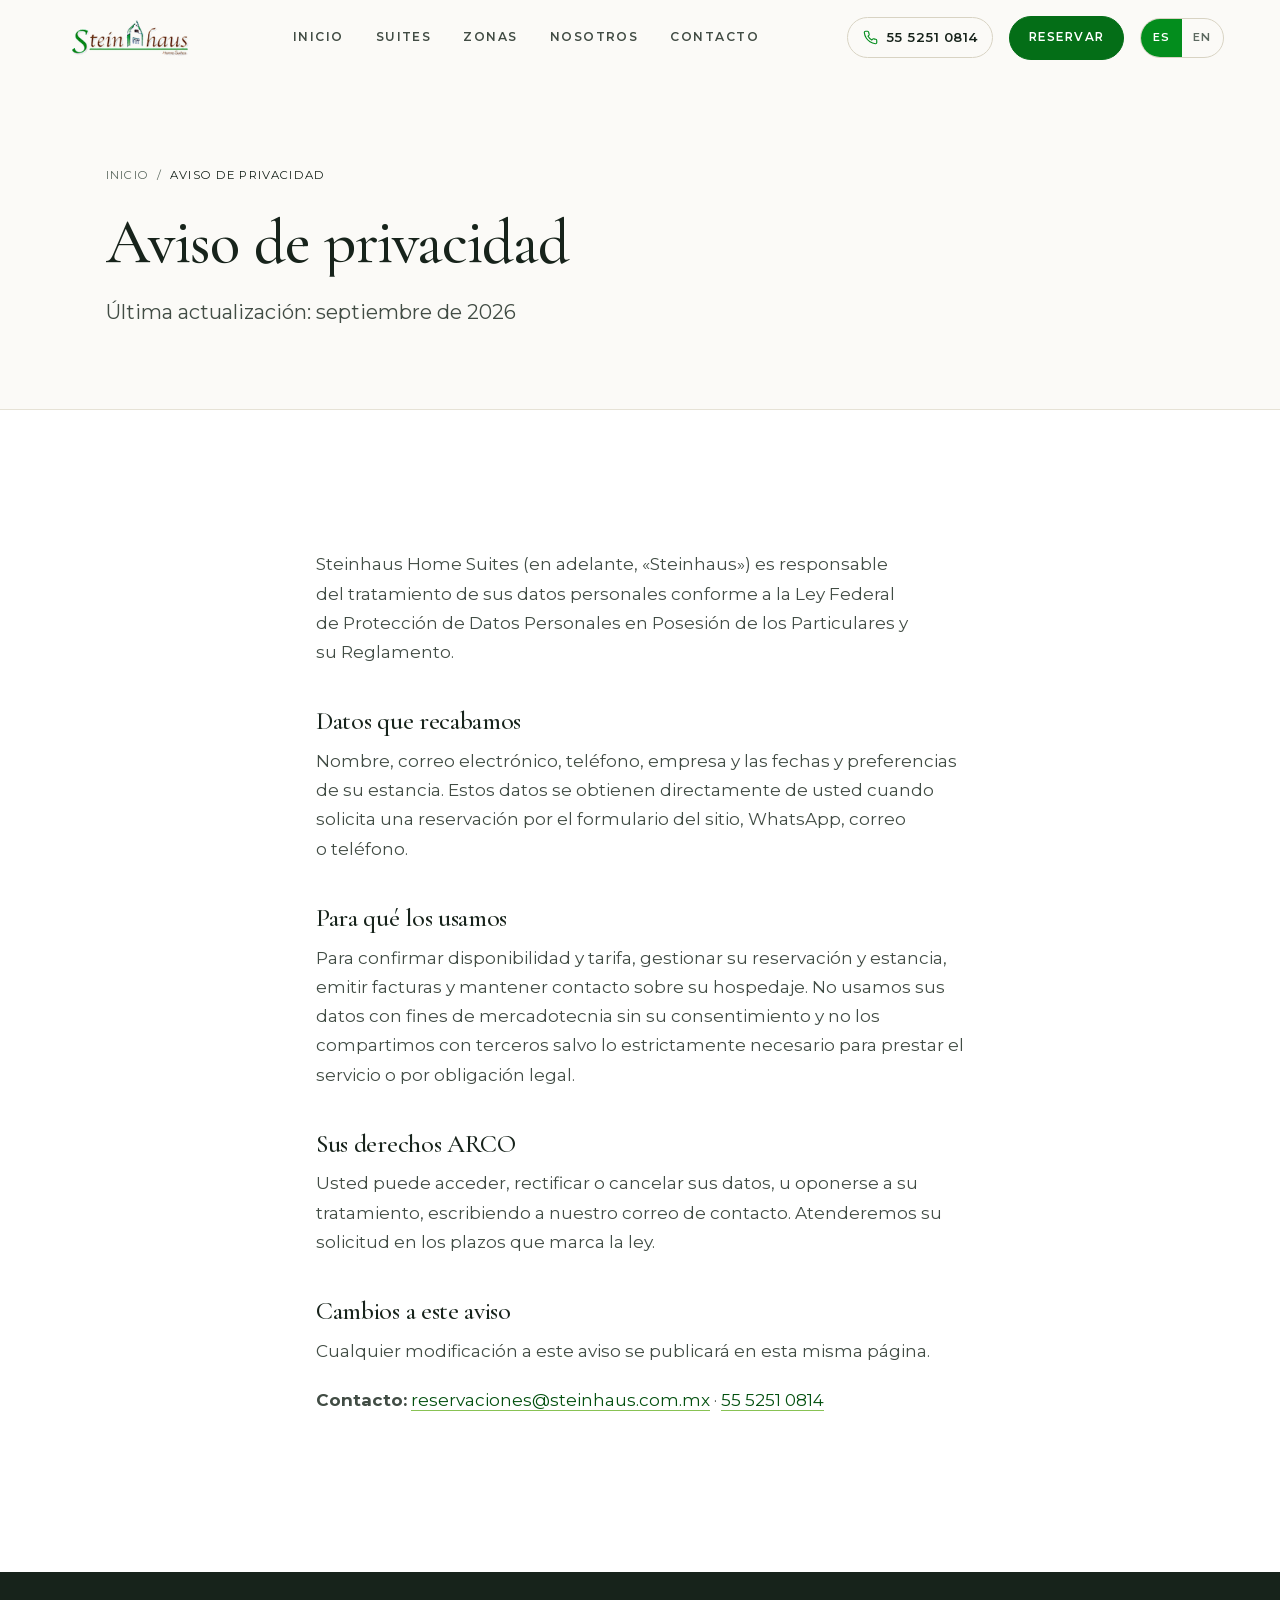
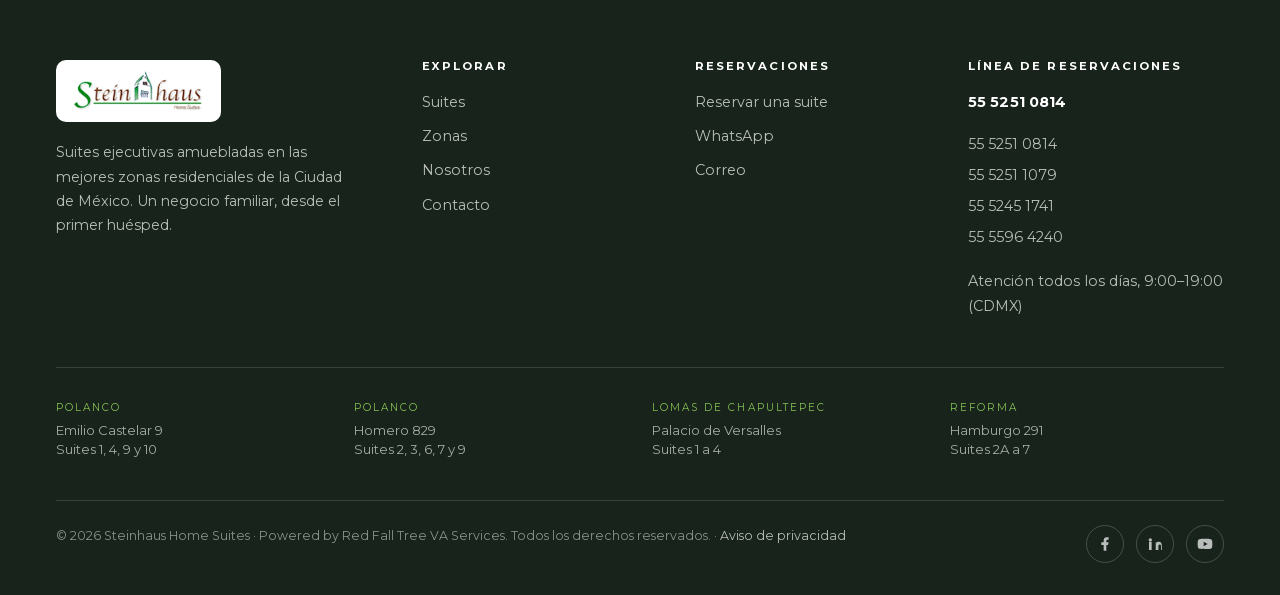
<file: aviso-de-privacidad.html>
<!DOCTYPE html>
<html lang="es">
<head>
<meta charset="UTF-8" />
<meta name="viewport" content="width=device-width, initial-scale=1" />
<title data-i18n="priv.meta.title">Aviso de privacidad — Steinhaus Home Suites</title>
<meta name="description" data-i18n="priv.meta.desc" content="Cómo Steinhaus Home Suites recaba, usa y protege los datos personales de sus huéspedes y prospectos." />
<meta name="robots" content="noindex,follow" />
<link rel="canonical" href="https://www.steinhaus.com.mx/aviso-de-privacidad.html" />
<link rel="alternate" hreflang="es" href="https://www.steinhaus.com.mx/aviso-de-privacidad.html" />
<link rel="alternate" hreflang="en" href="https://www.steinhaus.com.mx/aviso-de-privacidad.html?lang=en" />
<link rel="alternate" hreflang="x-default" href="https://www.steinhaus.com.mx/aviso-de-privacidad.html" />
<meta property="og:type" content="website" />
<meta property="og:title" content="Aviso de privacidad — Steinhaus Home Suites" />
<meta property="og:description" content="Cómo Steinhaus Home Suites recaba, usa y protege los datos personales de sus huéspedes y prospectos." />
<meta property="og:image" content="https://www.steinhaus.com.mx/assets/img/edificio-lg.jpg" />
<meta name="theme-color" content="#038d1d" />
<link rel="icon" href="assets/img/favicon.svg" type="image/svg+xml" />
<link rel="stylesheet" href="assets/css/styles.css" />

</head>
<body class="lang-es">
<a class="skip" href="#main">Saltar al contenido</a>

<header class="header" id="site-header">
  <div class="header__inner">
    <a class="brand" href="index.html" aria-label="Steinhaus Home Suites — Inicio">
      <span class="brand__plate"><img class="brand__logo" src="assets/img/logo-transparent@2x.png" alt="Steinhaus Home Suites" width="193" height="66" /></span>
    </a>
    <nav class="header__nav" aria-label="Principal">
      <a class="navlink" href="index.html" data-i18n="nav.home">Inicio</a>
      <a class="navlink" href="suites.html" data-i18n="nav.suites">Suites</a>
      <a class="navlink" href="zonas.html" data-i18n="nav.zones">Zonas</a>
      <a class="navlink" href="nosotros.html" data-i18n="nav.about">Nosotros</a>
      <a class="navlink" href="contacto.html" data-i18n="nav.contact">Contacto</a>
      <a class="navlink navlink--panel" href="reservar.html" data-i18n="nav.book">Reservar</a>
      <a class="navlink navlink--panel" href="tel:+525552510814" data-cfg-tel data-i18n="nav.call">Llamar</a>
    </nav>
    <div class="header__actions">
      <a class="header__call" href="tel:+525552510814" data-cfg-tel aria-label="Llamar a Steinhaus">
        <svg viewBox="0 0 24 24" fill="none" stroke="currentColor" stroke-width="1.8" aria-hidden="true"><path d="M22 16.92v3a2 2 0 0 1-2.18 2 19.79 19.79 0 0 1-8.63-3.07 19.5 19.5 0 0 1-6-6 19.79 19.79 0 0 1-3.07-8.67A2 2 0 0 1 4.11 2h3a2 2 0 0 1 2 1.72c.13.96.36 1.9.7 2.81a2 2 0 0 1-.45 2.11L8.09 9.91a16 16 0 0 0 6 6l1.27-1.27a2 2 0 0 1 2.11-.45c.9.34 1.85.57 2.81.7A2 2 0 0 1 22 16.92Z"/></svg>
        <span class="header__call-label" data-cfg-tel-display>55 5251 0814</span>
      </a>
      <a class="btn btn--sm header__book" href="reservar.html" data-i18n="nav.book">Reservar</a>
      <div class="lang" role="group" aria-label="Idioma / Language">
        <button class="lang__btn" data-lang="es" type="button" aria-pressed="true">ES</button>
        <button class="lang__btn" data-lang="en" type="button" aria-pressed="false">EN</button>
      </div>
      <button class="navtoggle" type="button" aria-label="Menú" aria-expanded="false"><span></span></button>
    </div>
  </div>
</header>

<main id="main">
<section class="pagehero pagehero--plain">
  <div class="container">
    <nav class="crumbs" aria-label="Ruta">
      <a href="index.html" data-i18n="nav.home">Inicio</a> <span aria-hidden="true">/</span>
      <span aria-current="page" data-i18n="footer.privacy">Aviso de privacidad</span>
    </nav>
    <h1 data-i18n="priv.hero.h">Aviso de privacidad</h1>
    <p class="lede" data-i18n="priv.updated">Última actualización: septiembre de 2026</p>
  </div>
</section>

<section class="section">
  <div class="container container--narrow legal prose">
    <p data-i18n="priv.p0">Steinhaus Home Suites (en adelante, «Steinhaus») es responsable del tratamiento de sus datos personales conforme a la Ley Federal de Protección de Datos Personales en Posesión de los Particulares y su Reglamento.</p>
    <h2 data-i18n="priv.h1">Datos que recabamos</h2>
    <p data-i18n="priv.p1">Nombre, correo electrónico, teléfono, empresa y las fechas y preferencias de su estancia. Estos datos se obtienen directamente de usted cuando solicita una reservación por el formulario del sitio, WhatsApp, correo o teléfono.</p>
    <h2 data-i18n="priv.h2">Para qué los usamos</h2>
    <p data-i18n="priv.p2">Para confirmar disponibilidad y tarifa, gestionar su reservación y estancia, emitir facturas y mantener contacto sobre su hospedaje. No usamos sus datos con fines de mercadotecnia sin su consentimiento y no los compartimos con terceros salvo lo estrictamente necesario para prestar el servicio o por obligación legal.</p>
    <h2 data-i18n="priv.h3">Sus derechos ARCO</h2>
    <p data-i18n="priv.p3">Usted puede acceder, rectificar o cancelar sus datos, u oponerse a su tratamiento, escribiendo a nuestro correo de contacto. Atenderemos su solicitud en los plazos que marca la ley.</p>
    <h2 data-i18n="priv.h4">Cambios a este aviso</h2>
    <p data-i18n="priv.p4">Cualquier modificación a este aviso se publicará en esta misma página.</p>
    <p data-i18n="priv.p5"><strong>Contacto:</strong> <a href="#" data-cfg-email="display">reservaciones@steinhaus.com.mx</a> · <a href="tel:+525552510814" data-cfg-tel><span data-cfg-tel-display>55 5251 0814</span></a></p>
  </div>
</section>
</main>

<footer class="footer">
  <div class="container container--wide">
    <div class="footer__top">
      <div class="footer__brand">
        <a class="brand" href="index.html" aria-label="Steinhaus Home Suites">
          <span class="brand__plate"><img class="brand__logo" src="assets/img/logo-transparent@2x.png" alt="Steinhaus Home Suites" width="193" height="66" /></span>
        </a>
        <p data-i18n="footer.tag">Suites ejecutivas amuebladas en las mejores zonas residenciales de la Ciudad de México. Un negocio familiar, desde el primer huésped.</p>
      </div>
      <div class="footer__col">
        <h4 data-i18n="footer.explore">Explorar</h4>
        <ul>
          <li><a href="suites.html" data-i18n="nav.suites">Suites</a></li>
          <li><a href="zonas.html" data-i18n="nav.zones">Zonas</a></li>
          <li><a href="nosotros.html" data-i18n="nav.about">Nosotros</a></li>
          <li><a href="contacto.html" data-i18n="nav.contact">Contacto</a></li>
        </ul>
      </div>
      <div class="footer__col">
        <h4 data-i18n="footer.reserve">Reservaciones</h4>
        <ul>
          <li><a href="reservar.html" data-i18n="footer.faqLink">Reservar una suite</a></li>
          <li><a href="#" data-cfg-wa target="_blank" rel="noopener">WhatsApp</a></li>
          <li><a href="#" data-cfg-email>Correo</a></li>
        </ul>
      </div>
      <div class="footer__col">
        <h4 data-i18n="footer.callTitle">Línea de reservaciones</h4>
        <ul>
          <li><a class="footer__call" href="tel:+525552510814" data-cfg-tel><span data-cfg-tel-display>55 5251 0814</span></a></li>
          <li data-cfg-phone-list style="display:flex;flex-direction:column;gap:.4rem;margin-top:.5rem"></li>
          <li style="margin-top:.6rem" data-i18n="footer.hours">Atención todos los días, 9:00–19:00 (CDMX)</li>
        </ul>
      </div>
    </div>
    <dl class="footer__directory">
      <div><dt>Polanco</dt><dd>Emilio Castelar 9<br />Suites 1, 4, 9 y 10</dd></div>
      <div><dt>Polanco</dt><dd>Homero 829<br />Suites 2, 3, 6, 7 y 9</dd></div>
      <div><dt>Lomas de Chapultepec</dt><dd>Palacio de Versalles<br />Suites 1 a 4</dd></div>
      <div><dt>Reforma</dt><dd>Hamburgo 291<br />Suites 2A a 7</dd></div>
    </dl>
    <div class="footer__bar">
      <span>© <span data-year>2026</span> Steinhaus Home Suites <span class="footer__credit" data-i18n="footer.credit">· Powered by Red Fall Tree VA Services</span>. <span data-i18n="footer.rights">Todos los derechos reservados.</span> · <a href="aviso-de-privacidad.html" data-i18n="footer.privacy">Aviso de privacidad</a></span>
      <span class="footer__socials">
        <a href="#" data-cfg-social="facebook" target="_blank" rel="noopener" aria-label="Facebook"><svg viewBox="0 0 24 24" fill="currentColor" aria-hidden="true"><path d="M14 13.5h2.5l1-4H14v-2c0-1 .5-2 2-2h1.5V2.1S16 2 14.6 2C11.6 2 10 3.8 10 7v2.5H6.5v4H10V22h4v-8.5Z"/></svg></a>
        <a href="#" data-cfg-social="linkedin" target="_blank" rel="noopener" aria-label="LinkedIn"><svg viewBox="0 0 24 24" fill="currentColor" aria-hidden="true"><path d="M4.98 3.5a2.5 2.5 0 1 0 0 5 2.5 2.5 0 0 0 0-5ZM3 9h4v12H3V9Zm7 0h3.7v1.7h.05c.5-1 1.8-2 3.75-2 4 0 4.75 2.6 4.75 6V21H21v-5.4c0-1.3 0-3-1.8-3s-2.1 1.4-2.1 2.9V21h-4V9Z"/></svg></a>
        <a href="#" data-cfg-social="youtube" target="_blank" rel="noopener" aria-label="YouTube"><svg viewBox="0 0 24 24" fill="currentColor" aria-hidden="true"><path d="M23 12s0-3.5-.45-5.2a2.8 2.8 0 0 0-2-2C18.8 4.3 12 4.3 12 4.3s-6.8 0-8.55.5a2.8 2.8 0 0 0-2 2C1 8.5 1 12 1 12s0 3.5.45 5.2a2.8 2.8 0 0 0 2 2c1.75.5 8.55.5 8.55.5s6.8 0 8.55-.5a2.8 2.8 0 0 0 2-2C23 15.5 23 12 23 12ZM10 15.5v-7l6 3.5-6 3.5Z"/></svg></a>
      </span>
    </div>
  </div>
</footer>

<a class="callfab" href="tel:+525552510814" data-cfg-tel aria-label="Llamar ahora">
  <svg viewBox="0 0 24 24" fill="none" stroke="currentColor" stroke-width="1.9" aria-hidden="true"><path d="M22 16.92v3a2 2 0 0 1-2.18 2 19.79 19.79 0 0 1-8.63-3.07 19.5 19.5 0 0 1-6-6 19.79 19.79 0 0 1-3.07-8.67A2 2 0 0 1 4.11 2h3a2 2 0 0 1 2 1.72c.13.96.36 1.9.7 2.81a2 2 0 0 1-.45 2.11L8.09 9.91a16 16 0 0 0 6 6l1.27-1.27a2 2 0 0 1 2.11-.45c.9.34 1.85.57 2.81.7A2 2 0 0 1 22 16.92Z"/></svg>
</a>

<script src="assets/js/config.js"></script>
<script src="assets/js/data.js"></script>
<script src="assets/js/i18n.js"></script>
<script src="assets/js/main.js"></script>
<script src="assets/js/magnetic.js"></script>

</body>
</html>
</file>
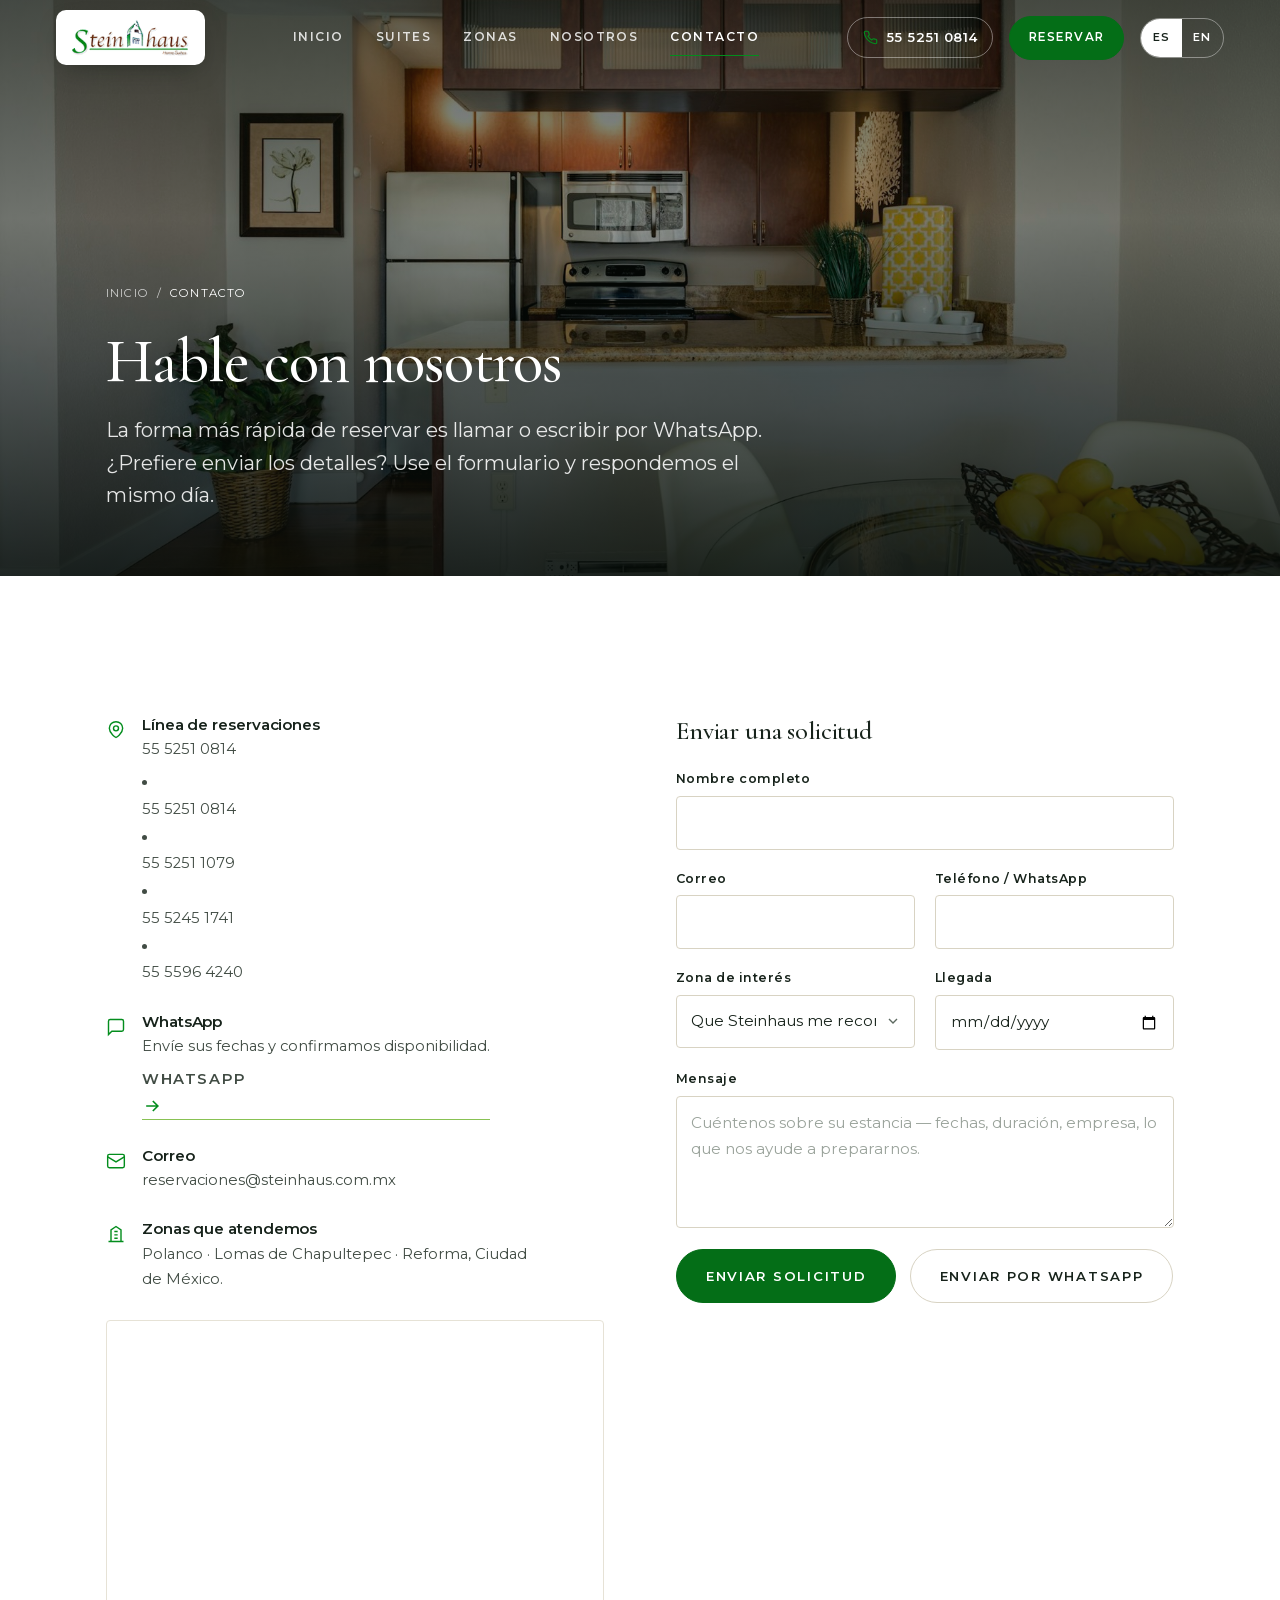
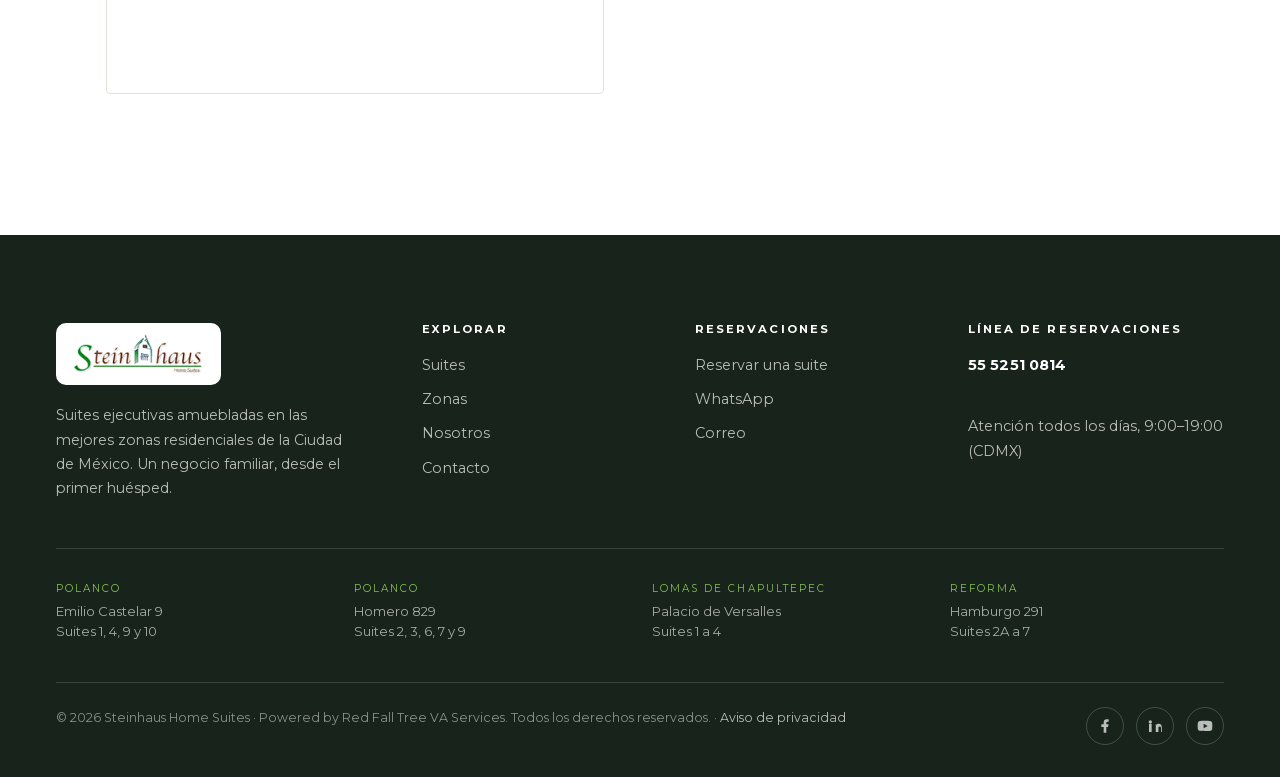
<file: contacto.html>
<!DOCTYPE html>
<html lang="es">
<head>
<meta charset="UTF-8" />
<meta name="viewport" content="width=device-width, initial-scale=1" />
<title data-i18n="contact.meta.title">Contacto y reservaciones — Steinhaus Home Suites</title>
<meta name="description" data-i18n="contact.meta.desc" content="Reserve una suite Steinhaus en la Ciudad de México por teléfono o WhatsApp, o envíe una solicitud. Atención en español e inglés, todos los días." />
<link rel="canonical" href="https://www.steinhaus.com.mx/contacto.html" />
<link rel="alternate" hreflang="es" href="https://www.steinhaus.com.mx/contacto.html" />
<link rel="alternate" hreflang="en" href="https://www.steinhaus.com.mx/contacto.html?lang=en" />
<link rel="alternate" hreflang="x-default" href="https://www.steinhaus.com.mx/contacto.html" />
<meta property="og:type" content="website" />
<meta property="og:title" content="Contacto y reservaciones — Steinhaus Home Suites" />
<meta property="og:description" content="Reserve una suite Steinhaus en la Ciudad de México por teléfono o WhatsApp, o envíe una solicitud. Atención en español e inglés, todos los días." />
<meta property="og:image" content="https://www.steinhaus.com.mx/assets/img/edificio-lg.jpg" />
<meta name="theme-color" content="#038d1d" />
<link rel="icon" href="assets/img/favicon.svg" type="image/svg+xml" />
<link rel="stylesheet" href="assets/css/styles.css" />

</head>
<body class="lang-es">
<a class="skip" href="#main">Saltar al contenido</a>

<header class="header header--over" id="site-header">
  <div class="header__inner">
    <a class="brand" href="index.html" aria-label="Steinhaus Home Suites — Inicio">
      <span class="brand__plate"><img class="brand__logo" src="assets/img/logo-transparent@2x.png" alt="Steinhaus Home Suites" width="193" height="66" /></span>
    </a>
    <nav class="header__nav" aria-label="Principal">
      <a class="navlink" href="index.html" data-i18n="nav.home">Inicio</a>
      <a class="navlink" href="suites.html" data-i18n="nav.suites">Suites</a>
      <a class="navlink" href="zonas.html" data-i18n="nav.zones">Zonas</a>
      <a class="navlink" href="nosotros.html" data-i18n="nav.about">Nosotros</a>
      <a class="navlink" href="contacto.html" aria-current="page" data-i18n="nav.contact">Contacto</a>
      <a class="navlink navlink--panel" href="reservar.html" data-i18n="nav.book">Reservar</a>
      <a class="navlink navlink--panel" href="tel:+525552510814" data-cfg-tel data-i18n="nav.call">Llamar</a>
    </nav>
    <div class="header__actions">
      <a class="header__call" href="tel:+525552510814" data-cfg-tel aria-label="Llamar a Steinhaus">
        <svg viewBox="0 0 24 24" fill="none" stroke="currentColor" stroke-width="1.8" aria-hidden="true"><path d="M22 16.92v3a2 2 0 0 1-2.18 2 19.79 19.79 0 0 1-8.63-3.07 19.5 19.5 0 0 1-6-6 19.79 19.79 0 0 1-3.07-8.67A2 2 0 0 1 4.11 2h3a2 2 0 0 1 2 1.72c.13.96.36 1.9.7 2.81a2 2 0 0 1-.45 2.11L8.09 9.91a16 16 0 0 0 6 6l1.27-1.27a2 2 0 0 1 2.11-.45c.9.34 1.85.57 2.81.7A2 2 0 0 1 22 16.92Z"/></svg>
        <span class="header__call-label" data-cfg-tel-display>55 5251 0814</span>
      </a>
      <a class="btn btn--sm header__book" href="reservar.html" data-i18n="nav.book">Reservar</a>
      <div class="lang" role="group" aria-label="Idioma / Language">
        <button class="lang__btn" data-lang="es" type="button" aria-pressed="true">ES</button>
        <button class="lang__btn" data-lang="en" type="button" aria-pressed="false">EN</button>
      </div>
      <button class="navtoggle" type="button" aria-label="Menú" aria-expanded="false"><span></span></button>
    </div>
  </div>
</header>

<main id="main">
<section class="pagehero">
  <div class="pagehero__media"><img src="assets/img/about-welcome-lg.jpg" alt="Rincón de desayuno junto a la ventana en una suite Steinhaus." width="1800" height="1150" /></div>
  <div class="container">
    <nav class="crumbs" aria-label="Ruta">
      <a href="index.html" data-i18n="nav.home">Inicio</a> <span aria-hidden="true">/</span> <span aria-current="page" data-i18n="nav.contact">Contacto</span>
    </nav>
    <h1 data-i18n="contact.hero.h">Hable con nosotros</h1>
    <p class="lede" data-i18n="contact.hero.p">La forma más rápida de reservar es llamar o escribir por WhatsApp. ¿Prefiere enviar los detalles? Use el formulario y respondemos el mismo día.</p>
  </div>
</section>

<section class="section">
  <div class="container">
    <div class="contact-grid">
      <div class="contact-info reveal">
        <div class="contact-info__row">
          <svg viewBox="0 0 24 24" fill="none" stroke="currentColor" stroke-width="1.7" aria-hidden="true"><path d="M12 21s-8-4.5-8-11a8 8 0 0 1 16 0c0 6.5-8 11-8 11Z"/><circle cx="12" cy="10" r="3"/></svg>
          <div>
            <h3 data-i18n="contact.phone.h">Línea de reservaciones</h3>
            <a href="tel:+525552510814" data-cfg-tel><span data-cfg-tel-display>55 5251 0814</span></a>
            <div data-cfg-phone-list style="margin-top:.3rem"></div>
          </div>
        </div>
        <div class="contact-info__row">
          <svg viewBox="0 0 24 24" fill="none" stroke="currentColor" stroke-width="1.7" aria-hidden="true"><path d="M21 15a2 2 0 0 1-2 2H7l-4 4V5a2 2 0 0 1 2-2h14a2 2 0 0 1 2 2z"/></svg>
          <div>
            <h3 data-i18n="contact.wa.h">WhatsApp</h3>
            <p data-i18n="contact.wa.d">Envíe sus fechas y confirmamos disponibilidad.</p>
            <a href="#" data-cfg-wa target="_blank" rel="noopener" class="textlink" style="margin-top:.5rem"><span>WhatsApp</span> <svg viewBox="0 0 24 24" fill="none" stroke="currentColor" stroke-width="2" aria-hidden="true"><path d="M5 12h14M13 6l6 6-6 6"/></svg></a>
          </div>
        </div>
        <div class="contact-info__row">
          <svg viewBox="0 0 24 24" fill="none" stroke="currentColor" stroke-width="1.7" aria-hidden="true"><rect x="2" y="4" width="20" height="16" rx="2"/><path d="m2 7 10 6 10-6"/></svg>
          <div>
            <h3 data-i18n="contact.email.h">Correo</h3>
            <a href="#" data-cfg-email="display">reservaciones@steinhaus.com.mx</a>
          </div>
        </div>
        <div class="contact-info__row">
          <svg viewBox="0 0 24 24" fill="none" stroke="currentColor" stroke-width="1.7" aria-hidden="true"><path d="M3 21h18M6 21V7l6-4 6 4v14M10 9h4M10 13h4M10 17h4"/></svg>
          <div>
            <h3 data-i18n="contact.zone.h">Zonas que atendemos</h3>
            <p data-i18n="contact.zone.d">Polanco · Lomas de Chapultepec · Reforma, Ciudad de México.</p>
          </div>
        </div>
        <div class="map-embed">
          <iframe title="Mapa de zonas Steinhaus en la Ciudad de México" loading="lazy" referrerpolicy="no-referrer-when-downgrade"
            src="https://www.google.com/maps?q=Polanco,Ciudad+de+Mexico&output=embed"></iframe>
        </div>
      </div>

      <div class="reveal">
        <h2 class="h3" data-i18n="contact.form.h">Enviar una solicitud</h2>
        <form class="form-grid" style="margin-top:1.5rem" data-contact-form novalidate>
          <div class="field field--full">
            <label for="c-name" data-i18n="contact.form.name">Nombre completo</label>
            <input type="text" id="c-name" name="name" autocomplete="name" required />
            <span class="field__error" data-i18n="book.err.required">Este campo es obligatorio</span>
          </div>
          <div class="field">
            <label for="c-email" data-i18n="contact.form.email">Correo</label>
            <input type="email" id="c-email" name="email" autocomplete="email" required />
            <span class="field__error" data-i18n="book.err.email">Escriba un correo válido</span>
          </div>
          <div class="field">
            <label for="c-phone" data-i18n="contact.form.phone">Teléfono / WhatsApp</label>
            <input type="tel" id="c-phone" name="phone" autocomplete="tel" />
          </div>
          <div class="field">
            <label for="c-zone" data-i18n="contact.form.zone">Zona de interés</label>
            <select id="c-zone" name="zone">
              <option value="" data-i18n="book.zoneAny">Que Steinhaus me recomiende</option>
              <option value="polanco">Polanco</option>
              <option value="lomas">Lomas de Chapultepec</option>
              <option value="reforma">Reforma</option>
            </select>
          </div>
          <div class="field">
            <label for="c-in" data-i18n="contact.form.in">Llegada</label>
            <input type="date" id="c-in" name="checkin" />
          </div>
          <div class="field field--full">
            <label for="c-msg" data-i18n="contact.form.msg">Mensaje</label>
            <textarea id="c-msg" name="notes" rows="4" data-i18n-ph="contact.form.msgPh" placeholder="Cuéntenos sobre su estancia — fechas, duración, empresa, lo que nos ayude a prepararnos."></textarea>
          </div>
          <div class="field field--full" style="flex-direction:row;flex-wrap:wrap;gap:.85rem;margin-top:.25rem">
            <button type="button" class="btn" data-contact-send-email data-i18n="contact.form.send">Enviar solicitud</button>
            <button type="button" class="btn btn--ghost" data-contact-send-wa data-i18n="contact.form.wa">Enviar por WhatsApp</button>
          </div>
        </form>
      </div>
    </div>
  </div>
</section>
</main>

<footer class="footer">
  <div class="container container--wide">
    <div class="footer__top">
      <div class="footer__brand">
        <a class="brand" href="index.html" aria-label="Steinhaus Home Suites">
          <span class="brand__plate"><img class="brand__logo" src="assets/img/logo-transparent@2x.png" alt="Steinhaus Home Suites" width="193" height="66" /></span>
        </a>
        <p data-i18n="footer.tag">Suites ejecutivas amuebladas en las mejores zonas residenciales de la Ciudad de México. Un negocio familiar, desde el primer huésped.</p>
      </div>
      <div class="footer__col">
        <h4 data-i18n="footer.explore">Explorar</h4>
        <ul>
          <li><a href="suites.html" data-i18n="nav.suites">Suites</a></li>
          <li><a href="zonas.html" data-i18n="nav.zones">Zonas</a></li>
          <li><a href="nosotros.html" data-i18n="nav.about">Nosotros</a></li>
          <li><a href="contacto.html" data-i18n="nav.contact">Contacto</a></li>
        </ul>
      </div>
      <div class="footer__col">
        <h4 data-i18n="footer.reserve">Reservaciones</h4>
        <ul>
          <li><a href="reservar.html" data-i18n="footer.faqLink">Reservar una suite</a></li>
          <li><a href="#" data-cfg-wa target="_blank" rel="noopener">WhatsApp</a></li>
          <li><a href="#" data-cfg-email>Correo</a></li>
        </ul>
      </div>
      <div class="footer__col">
        <h4 data-i18n="footer.callTitle">Línea de reservaciones</h4>
        <ul>
          <li><a class="footer__call" href="tel:+525552510814" data-cfg-tel><span data-cfg-tel-display>55 5251 0814</span></a></li>
          <li data-cfg-phone-list style="display:flex;flex-direction:column;gap:.4rem;margin-top:.5rem"></li>
          <li style="margin-top:.6rem" data-i18n="footer.hours">Atención todos los días, 9:00–19:00 (CDMX)</li>
        </ul>
      </div>
    </div>
    <dl class="footer__directory">
      <div><dt>Polanco</dt><dd>Emilio Castelar 9<br />Suites 1, 4, 9 y 10</dd></div>
      <div><dt>Polanco</dt><dd>Homero 829<br />Suites 2, 3, 6, 7 y 9</dd></div>
      <div><dt>Lomas de Chapultepec</dt><dd>Palacio de Versalles<br />Suites 1 a 4</dd></div>
      <div><dt>Reforma</dt><dd>Hamburgo 291<br />Suites 2A a 7</dd></div>
    </dl>
    <div class="footer__bar">
      <span>© <span data-year>2026</span> Steinhaus Home Suites <span class="footer__credit" data-i18n="footer.credit">· Powered by Red Fall Tree VA Services</span>. <span data-i18n="footer.rights">Todos los derechos reservados.</span> · <a href="aviso-de-privacidad.html" data-i18n="footer.privacy">Aviso de privacidad</a></span>
      <span class="footer__socials">
        <a href="#" data-cfg-social="facebook" target="_blank" rel="noopener" aria-label="Facebook"><svg viewBox="0 0 24 24" fill="currentColor" aria-hidden="true"><path d="M14 13.5h2.5l1-4H14v-2c0-1 .5-2 2-2h1.5V2.1S16 2 14.6 2C11.6 2 10 3.8 10 7v2.5H6.5v4H10V22h4v-8.5Z"/></svg></a>
        <a href="#" data-cfg-social="linkedin" target="_blank" rel="noopener" aria-label="LinkedIn"><svg viewBox="0 0 24 24" fill="currentColor" aria-hidden="true"><path d="M4.98 3.5a2.5 2.5 0 1 0 0 5 2.5 2.5 0 0 0 0-5ZM3 9h4v12H3V9Zm7 0h3.7v1.7h.05c.5-1 1.8-2 3.75-2 4 0 4.75 2.6 4.75 6V21H21v-5.4c0-1.3 0-3-1.8-3s-2.1 1.4-2.1 2.9V21h-4V9Z"/></svg></a>
        <a href="#" data-cfg-social="youtube" target="_blank" rel="noopener" aria-label="YouTube"><svg viewBox="0 0 24 24" fill="currentColor" aria-hidden="true"><path d="M23 12s0-3.5-.45-5.2a2.8 2.8 0 0 0-2-2C18.8 4.3 12 4.3 12 4.3s-6.8 0-8.55.5a2.8 2.8 0 0 0-2 2C1 8.5 1 12 1 12s0 3.5.45 5.2a2.8 2.8 0 0 0 2 2c1.75.5 8.55.5 8.55.5s6.8 0 8.55-.5a2.8 2.8 0 0 0 2-2C23 15.5 23 12 23 12ZM10 15.5v-7l6 3.5-6 3.5Z"/></svg></a>
      </span>
    </div>
  </div>
</footer>

<a class="callfab" href="tel:+525552510814" data-cfg-tel aria-label="Llamar ahora">
  <svg viewBox="0 0 24 24" fill="none" stroke="currentColor" stroke-width="1.9" aria-hidden="true"><path d="M22 16.92v3a2 2 0 0 1-2.18 2 19.79 19.79 0 0 1-8.63-3.07 19.5 19.5 0 0 1-6-6 19.79 19.79 0 0 1-3.07-8.67A2 2 0 0 1 4.11 2h3a2 2 0 0 1 2 1.72c.13.96.36 1.9.7 2.81a2 2 0 0 1-.45 2.11L8.09 9.91a16 16 0 0 0 6 6l1.27-1.27a2 2 0 0 1 2.11-.45c.9.34 1.85.57 2.81.7A2 2 0 0 1 22 16.92Z"/></svg>
</a>

<script src="assets/js/config.js"></script>
<script src="assets/js/data.js"></script>
<script src="assets/js/i18n.js"></script>
<script src="assets/js/main.js"></script>
<script src="assets/js/magnetic.js"></script>
<script src="assets/js/contact.js"></script>
</body>
</html>
</file>
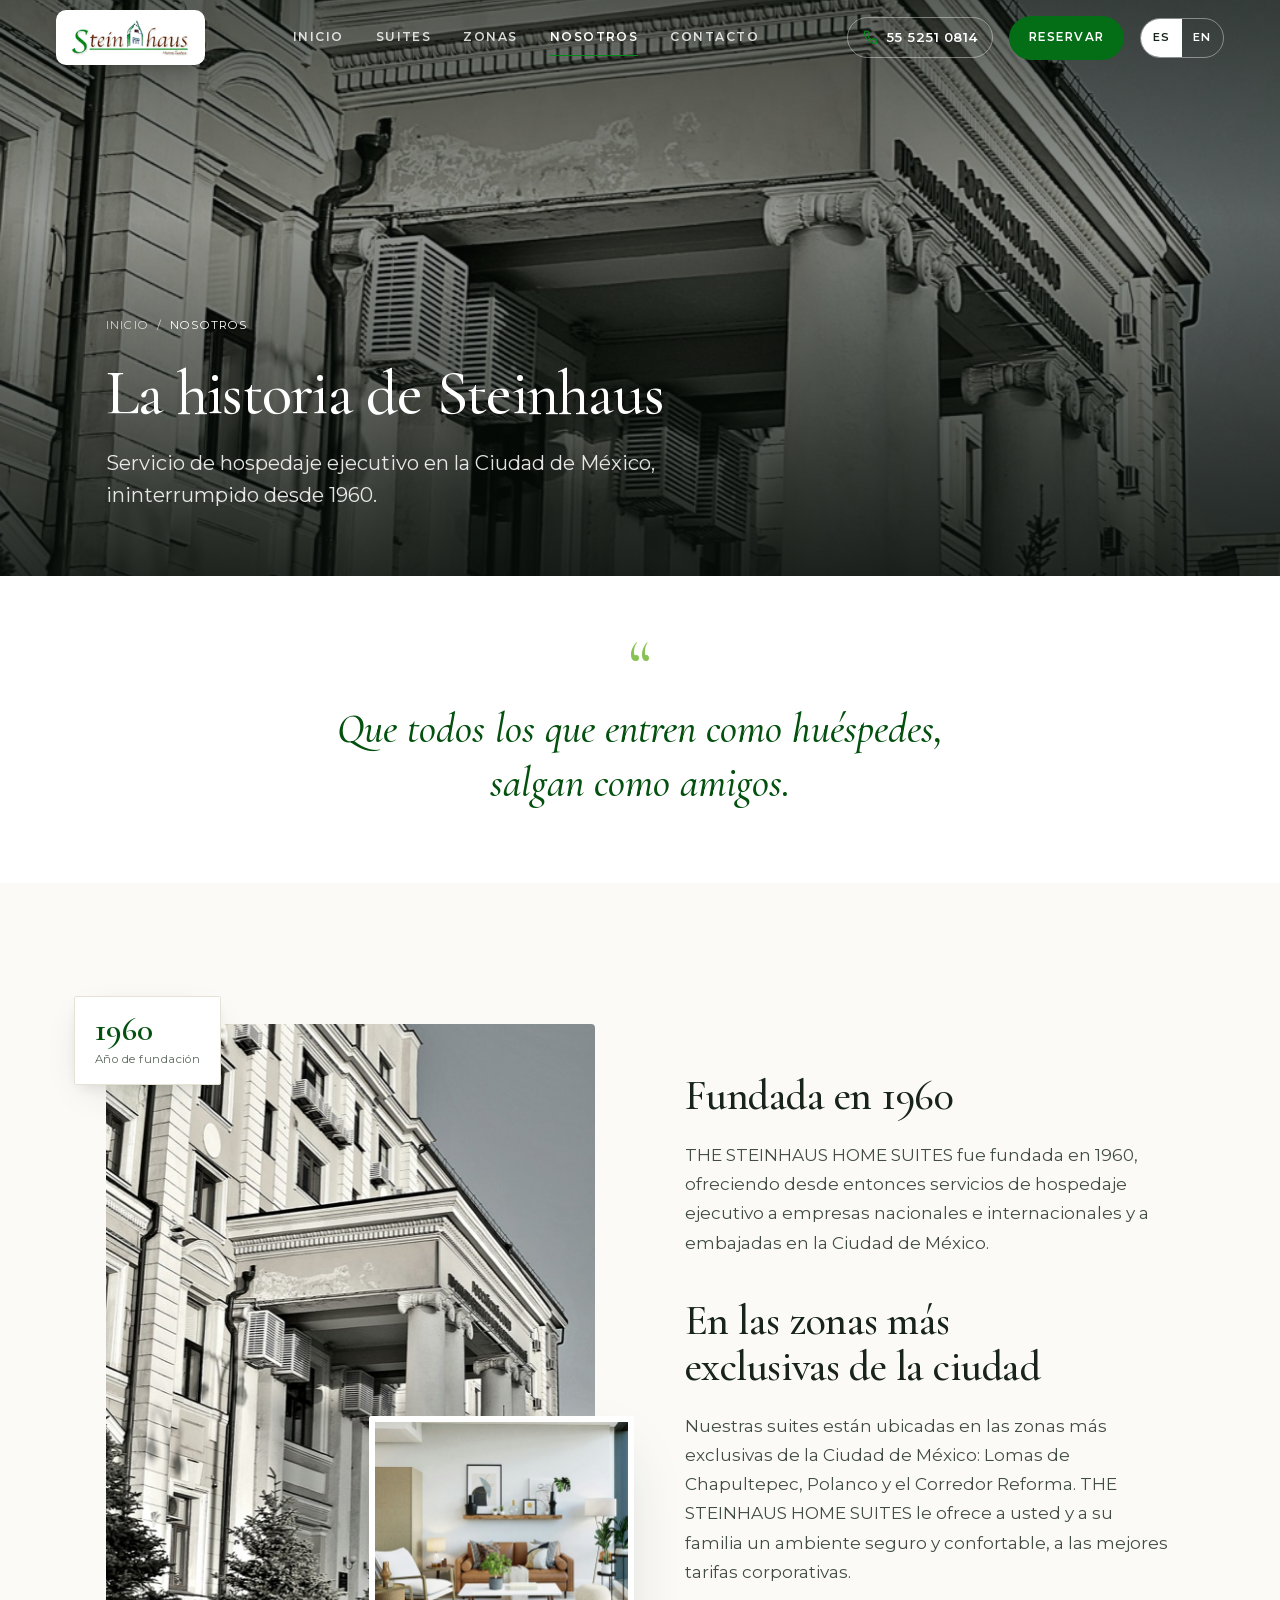
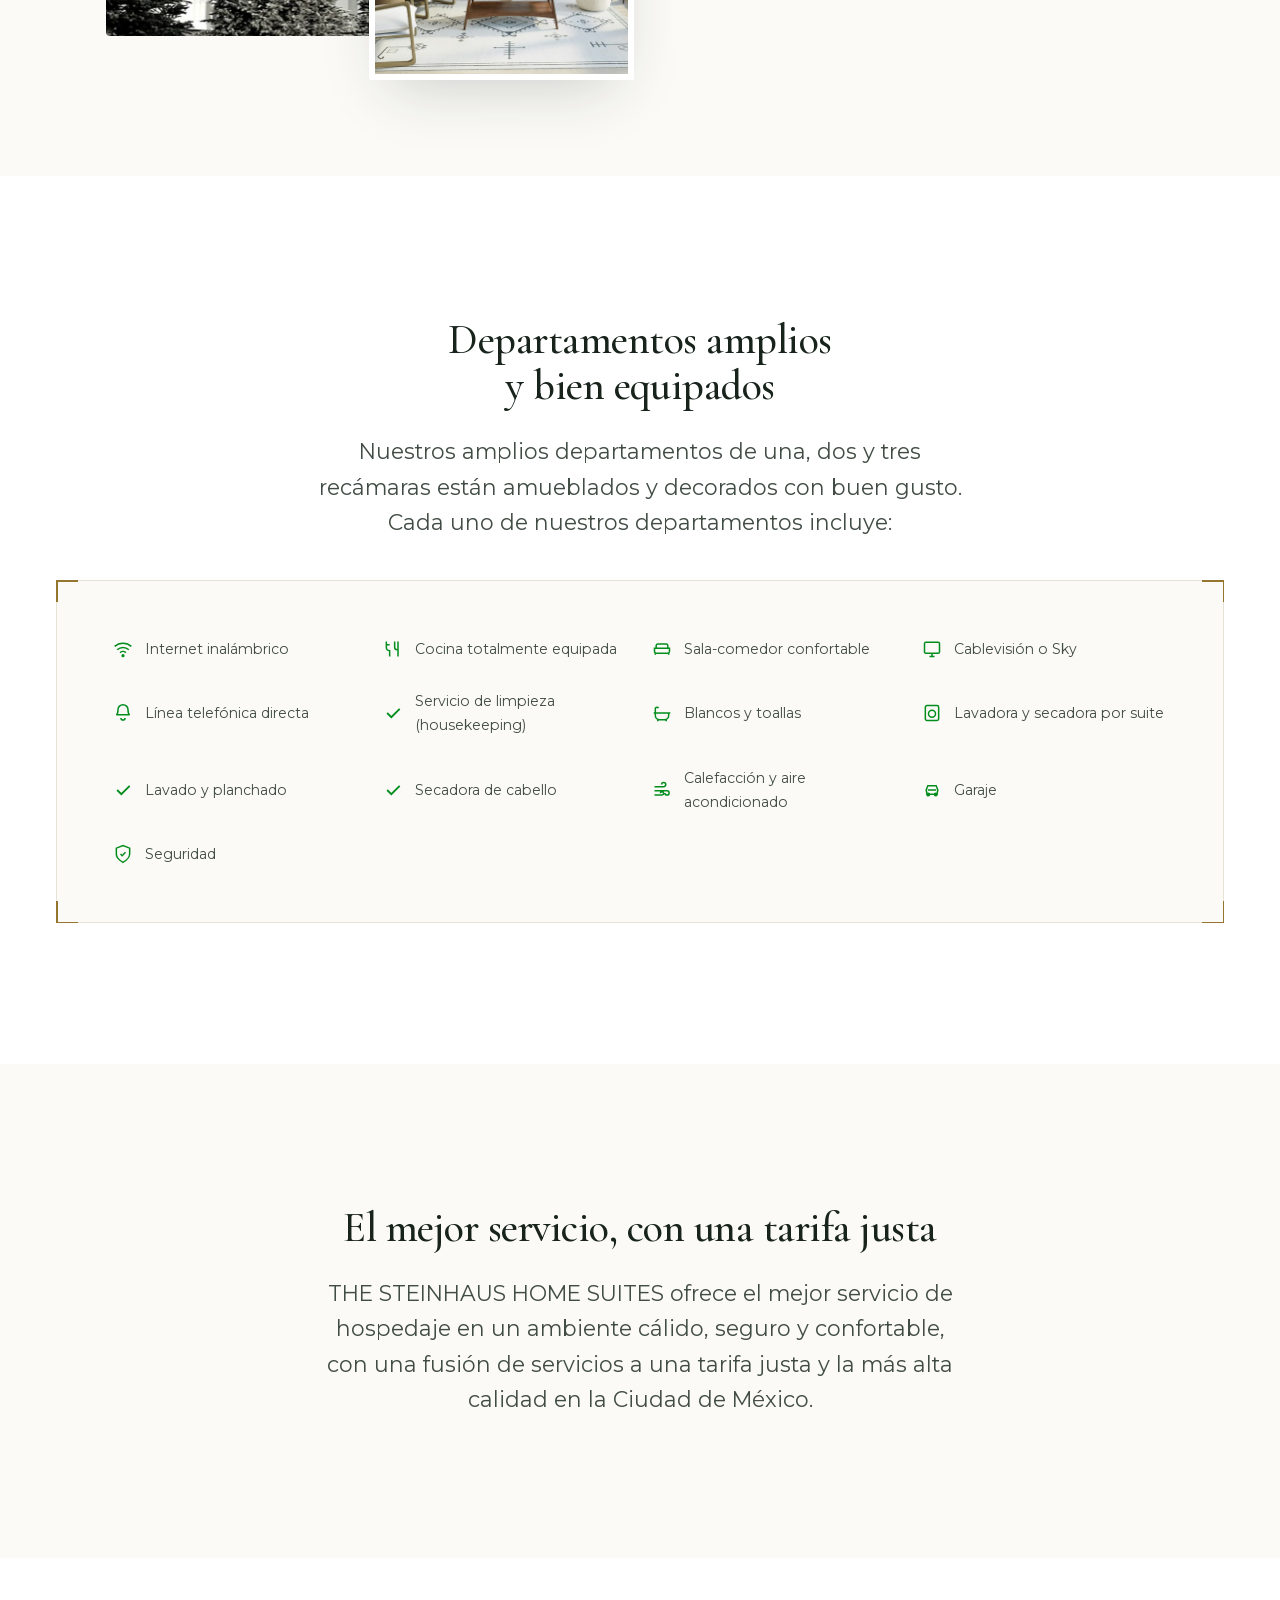
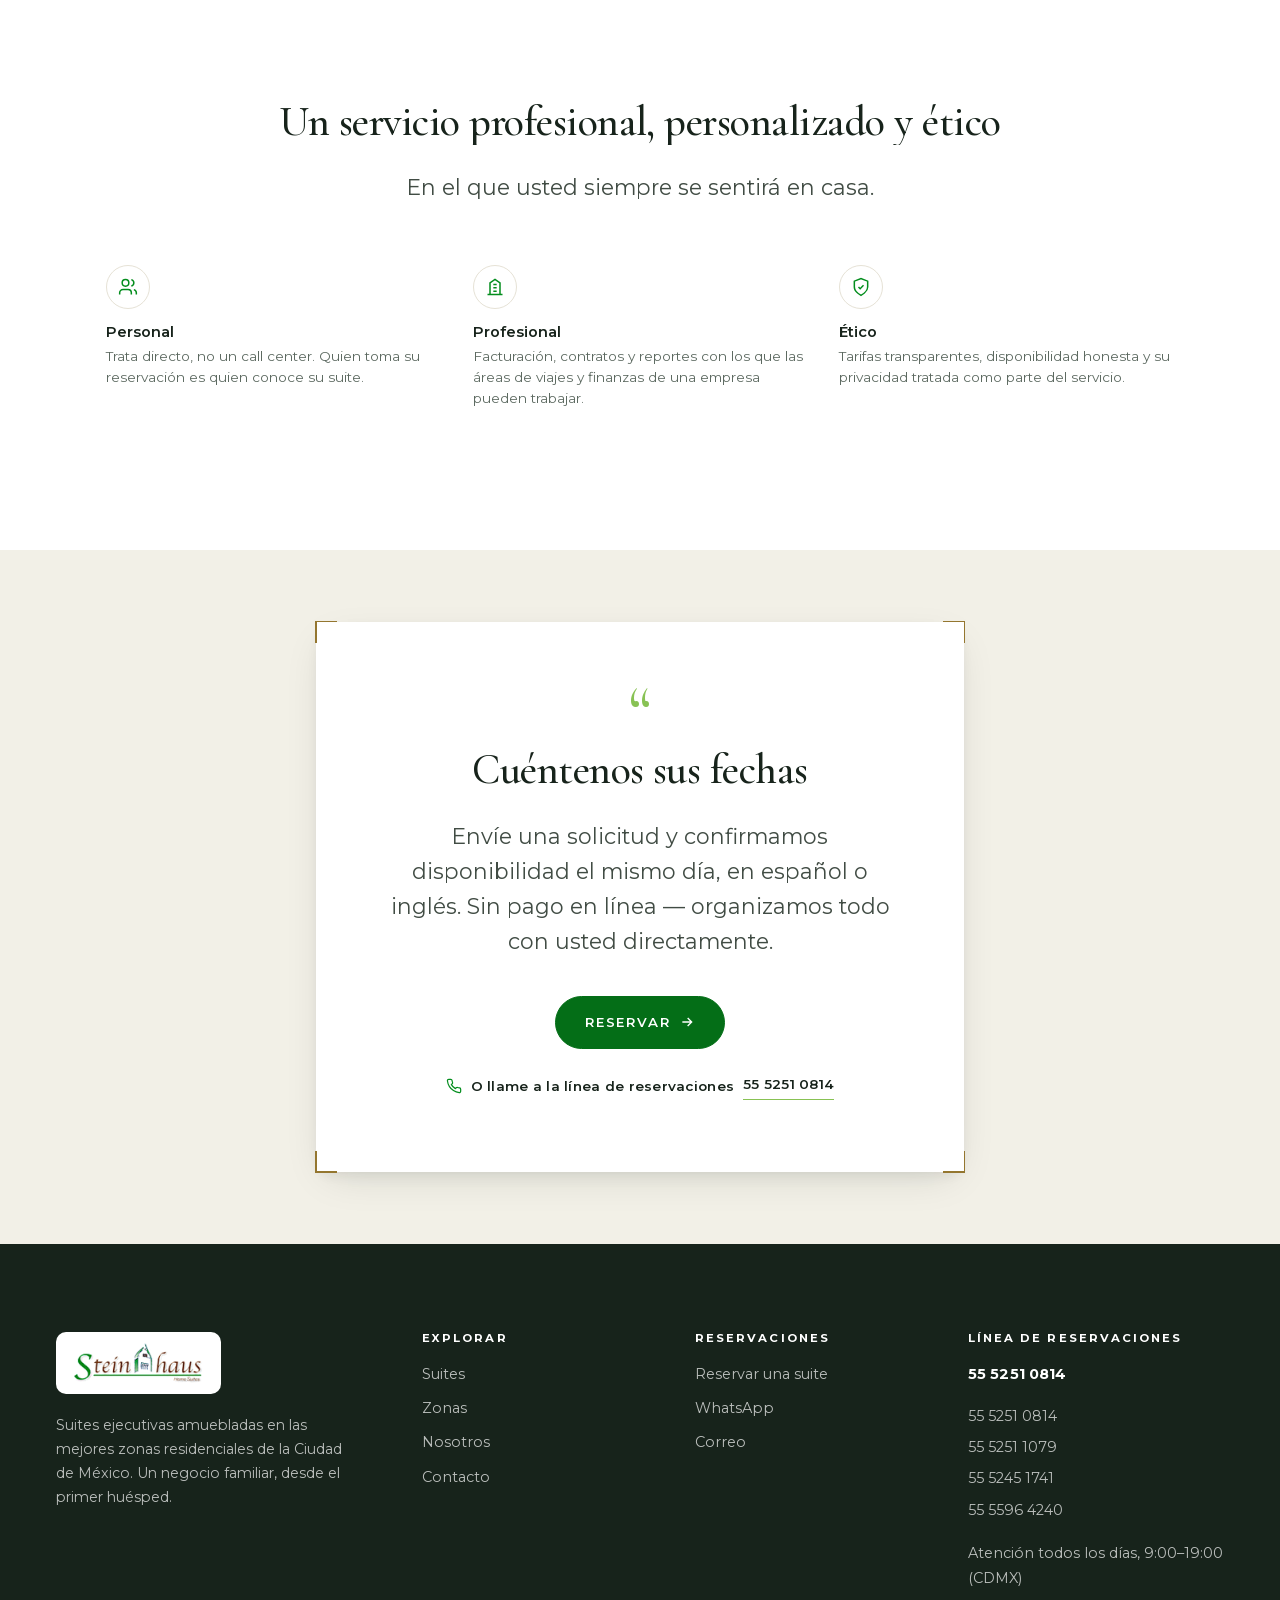
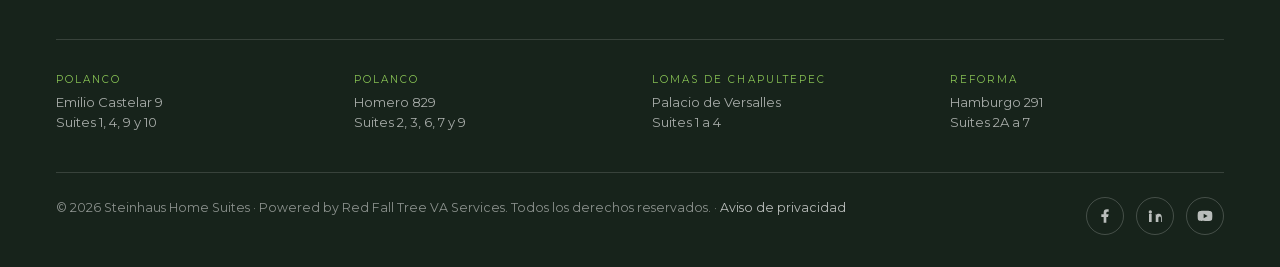
<file: nosotros.html>
<!DOCTYPE html>
<html lang="es">
<head>
<meta charset="UTF-8" />
<meta name="viewport" content="width=device-width, initial-scale=1" />
<title data-i18n="about.meta.title">Nosotros — Steinhaus Home Suites desde 1960, Ciudad de México</title>
<meta name="description" data-i18n="about.meta.desc" content="THE STEINHAUS HOME SUITES: hospedaje ejecutivo desde 1960 para empresas y embajadas en Lomas de Chapultepec, Polanco y Corredor Reforma, Ciudad de México." />
<link rel="canonical" href="https://www.steinhaus.com.mx/nosotros.html" />
<link rel="alternate" hreflang="es" href="https://www.steinhaus.com.mx/nosotros.html" />
<link rel="alternate" hreflang="en" href="https://www.steinhaus.com.mx/nosotros.html?lang=en" />
<link rel="alternate" hreflang="x-default" href="https://www.steinhaus.com.mx/nosotros.html" />
<meta property="og:type" content="website" />
<meta property="og:title" content="Nosotros — Steinhaus Home Suites desde 1960, Ciudad de México" />
<meta property="og:description" content="THE STEINHAUS HOME SUITES: hospedaje ejecutivo desde 1960 para empresas y embajadas en Lomas de Chapultepec, Polanco y Corredor Reforma, Ciudad de México." />
<meta property="og:image" content="https://www.steinhaus.com.mx/assets/img/edificio-lg.jpg" />
<meta name="theme-color" content="#038d1d" />
<link rel="icon" href="assets/img/favicon.svg" type="image/svg+xml" />
<link rel="stylesheet" href="assets/css/styles.css" />

</head>
<body class="lang-es">
<a class="skip" href="#main">Saltar al contenido</a>

<header class="header header--over" id="site-header">
  <div class="header__inner">
    <a class="brand" href="index.html" aria-label="Steinhaus Home Suites — Inicio">
      <span class="brand__plate"><img class="brand__logo" src="assets/img/logo-transparent@2x.png" alt="Steinhaus Home Suites" width="193" height="66" /></span>
    </a>
    <nav class="header__nav" aria-label="Principal">
      <a class="navlink" href="index.html" data-i18n="nav.home">Inicio</a>
      <a class="navlink" href="suites.html" data-i18n="nav.suites">Suites</a>
      <a class="navlink" href="zonas.html" data-i18n="nav.zones">Zonas</a>
      <a class="navlink" href="nosotros.html" aria-current="page" data-i18n="nav.about">Nosotros</a>
      <a class="navlink" href="contacto.html" data-i18n="nav.contact">Contacto</a>
      <a class="navlink navlink--panel" href="reservar.html" data-i18n="nav.book">Reservar</a>
      <a class="navlink navlink--panel" href="tel:+525552510814" data-cfg-tel data-i18n="nav.call">Llamar</a>
    </nav>
    <div class="header__actions">
      <a class="header__call" href="tel:+525552510814" data-cfg-tel aria-label="Llamar a Steinhaus">
        <svg viewBox="0 0 24 24" fill="none" stroke="currentColor" stroke-width="1.8" aria-hidden="true"><path d="M22 16.92v3a2 2 0 0 1-2.18 2 19.79 19.79 0 0 1-8.63-3.07 19.5 19.5 0 0 1-6-6 19.79 19.79 0 0 1-3.07-8.67A2 2 0 0 1 4.11 2h3a2 2 0 0 1 2 1.72c.13.96.36 1.9.7 2.81a2 2 0 0 1-.45 2.11L8.09 9.91a16 16 0 0 0 6 6l1.27-1.27a2 2 0 0 1 2.11-.45c.9.34 1.85.57 2.81.7A2 2 0 0 1 22 16.92Z"/></svg>
        <span class="header__call-label" data-cfg-tel-display>55 5251 0814</span>
      </a>
      <a class="btn btn--sm header__book" href="reservar.html" data-i18n="nav.book">Reservar</a>
      <div class="lang" role="group" aria-label="Idioma / Language">
        <button class="lang__btn" data-lang="es" type="button" aria-pressed="true">ES</button>
        <button class="lang__btn" data-lang="en" type="button" aria-pressed="false">EN</button>
      </div>
      <button class="navtoggle" type="button" aria-label="Menú" aria-expanded="false"><span></span></button>
    </div>
  </div>
</header>

<main id="main">
<section class="pagehero">
  <div class="pagehero__media"><img src="assets/img/about-heritage-lg.jpg" alt="Fachada de un edificio residencial señorial en la Ciudad de México." width="1800" height="1150" /></div>
  <div class="container">
    <nav class="crumbs" aria-label="Ruta">
      <a href="index.html" data-i18n="nav.home">Inicio</a> <span aria-hidden="true">/</span> <span aria-current="page" data-i18n="nav.about">Nosotros</span>
    </nav>
    <h1 data-i18n="about.hero.h">La historia de Steinhaus</h1>
    <p class="lede" data-i18n="about.hero.p">Servicio de hospedaje ejecutivo en la Ciudad de México, ininterrumpido desde 1960.</p>
  </div>
</section>

<section class="section--tight">
  <div class="container container--narrow u-center reveal">
    <p class="cta-card__mark" aria-hidden="true">&ldquo;</p>
    <p class="serif-accent" style="font-size:clamp(1.6rem,3.4vw,2.6rem);line-height:1.32;display:block" data-i18n="about.quote">Que todos los que entren como huéspedes, salgan como amigos.</p>
  </div>
</section>

<section class="section section--paper">
  <div class="container">
    <div class="welcome__grid">
      <div class="welcome__figs reveal">
        <figure class="fig-main"><img src="assets/img/about-heritage-md.jpg" alt="Fachada de un edificio residencial señorial en la Ciudad de México." width="900" height="1125" loading="lazy" /></figure>
        <figure class="fig-inset"><img src="assets/img/detail-dining-md.jpg" alt="Comedor luminoso de una suite Steinhaus." width="600" height="600" loading="lazy" /></figure>
        <div class="welcome__badge">
          <strong>1960</strong>
          <span data-i18n="about.badge">Año de fundación</span>
        </div>
      </div>
      <div class="welcome__body reveal">
        <h2 data-i18n="about.body.h1">Fundada en 1960</h2>
        <div class="prose">
          <p data-i18n="about.body.p1">THE STEINHAUS HOME SUITES fue fundada en 1960, ofreciendo desde entonces servicios de hospedaje ejecutivo a empresas nacionales e internacionales y a embajadas en la Ciudad de México.</p>
        </div>
        <h2 style="margin-top:2.5rem" data-i18n="about.body.h2">En las zonas más exclusivas de la ciudad</h2>
        <div class="prose">
          <p data-i18n="about.body.p2">Nuestras suites están ubicadas en las zonas más exclusivas de la Ciudad de México: Lomas de Chapultepec, Polanco y el Corredor Reforma. THE STEINHAUS HOME SUITES le ofrece a usted y a su familia un ambiente seguro y confortable, a las mejores tarifas corporativas.</p>
        </div>
      </div>
    </div>
  </div>
</section>

<section class="section">
  <div class="container container--narrow u-center reveal">
    <h2 class="h2" data-i18n="about.body.h3">Departamentos amplios y bien equipados</h2>
    <p class="lede" style="margin-top:1rem" data-i18n="about.body.p3">Nuestros amplios departamentos de una, dos y tres recámaras están amueblados y decorados con buen gusto. Cada uno de nuestros departamentos incluye:</p>
  </div>
  <div class="container container--wide" style="margin-top:2.5rem">
    <div class="facilities-panel bracket-frame reveal">
      <span class="bf-corner bf-tl" aria-hidden="true"></span><span class="bf-corner bf-tr" aria-hidden="true"></span><span class="bf-corner bf-bl" aria-hidden="true"></span><span class="bf-corner bf-br" aria-hidden="true"></span>
      <ul class="facilities-grid"><li><span class="facilities-grid__ico"><svg viewBox="0 0 24 24" fill="none" stroke="currentColor" stroke-width="1.8" aria-hidden="true"><path d="M5 13a10 10 0 0 1 14 0M8.5 16.5a5 5 0 0 1 7 0M2 8.8a15 15 0 0 1 20 0"/><circle cx="12" cy="20" r="1"/></svg></span><span data-i18n="about.am.1">Internet inalámbrico</span></li><li><span class="facilities-grid__ico"><svg viewBox="0 0 24 24" fill="none" stroke="currentColor" stroke-width="1.8" aria-hidden="true"><path d="M4 3v7a4 4 0 0 0 4 4v7M4 7h4M18 3v18M14 3v7a3 3 0 0 0 3 3"/></svg></span><span data-i18n="about.am.2">Cocina totalmente equipada</span></li><li><span class="facilities-grid__ico"><svg viewBox="0 0 24 24" fill="none" stroke="currentColor" stroke-width="1.8" aria-hidden="true"><path d="M5 11V8a2 2 0 0 1 2-2h10a2 2 0 0 1 2 2v3"/><path d="M3 11h18v4a2 2 0 0 1-2 2H5a2 2 0 0 1-2-2v-4ZM4 17v2M20 17v2"/></svg></span><span data-i18n="about.am.3">Sala-comedor confortable</span></li><li><span class="facilities-grid__ico"><svg viewBox="0 0 24 24" fill="none" stroke="currentColor" stroke-width="1.8" aria-hidden="true"><rect x="3" y="4" width="18" height="13" rx="1.5"/><path d="M9 21h6M12 17v4"/></svg></span><span data-i18n="about.am.4">Cablevisión o Sky</span></li><li><span class="facilities-grid__ico"><svg viewBox="0 0 24 24" fill="none" stroke="currentColor" stroke-width="1.8" aria-hidden="true"><path d="M6 8a6 6 0 0 1 12 0c0 5 2 6 2 6H4s2-1 2-6Z"/><path d="M9.5 18a2.5 2.5 0 0 0 5 0"/></svg></span><span data-i18n="about.am.5">Línea telefónica directa</span></li><li><span class="facilities-grid__ico"><svg viewBox="0 0 24 24" fill="none" stroke="currentColor" stroke-width="2.2" aria-hidden="true"><path d="m5 12 5 5L20 7"/></svg></span><span data-i18n="about.am.6">Servicio de limpieza (housekeeping)</span></li><li><span class="facilities-grid__ico"><svg viewBox="0 0 24 24" fill="none" stroke="currentColor" stroke-width="1.8" aria-hidden="true"><path d="M4 12h16v3a5 5 0 0 1-5 5H9a5 5 0 0 1-5-5v-3ZM4 12V7a2 2 0 0 1 2-2c1 0 1.5.6 1.8 1.2M2 12h20M7 20v2M17 20v2"/></svg></span><span data-i18n="about.am.7">Blancos y toallas</span></li><li><span class="facilities-grid__ico"><svg viewBox="0 0 24 24" fill="none" stroke="currentColor" stroke-width="1.8" aria-hidden="true"><rect x="4" y="3" width="16" height="18" rx="2"/><circle cx="12" cy="13" r="4.2"/><path d="M8 6.2h.01M11 6.2h.01"/></svg></span><span data-i18n="about.am.8">Lavadora y secadora por suite</span></li><li><span class="facilities-grid__ico"><svg viewBox="0 0 24 24" fill="none" stroke="currentColor" stroke-width="2.2" aria-hidden="true"><path d="m5 12 5 5L20 7"/></svg></span><span data-i18n="about.am.9">Lavado y planchado</span></li><li><span class="facilities-grid__ico"><svg viewBox="0 0 24 24" fill="none" stroke="currentColor" stroke-width="2.2" aria-hidden="true"><path d="m5 12 5 5L20 7"/></svg></span><span data-i18n="about.am.10">Secadora de cabello</span></li><li><span class="facilities-grid__ico"><svg viewBox="0 0 24 24" fill="none" stroke="currentColor" stroke-width="1.8" aria-hidden="true"><path d="M3 8h11a2.5 2.5 0 1 0-2.5-2.5M3 13h15a2.5 2.5 0 1 1-2.5 2.5M3 18h9a2 2 0 1 0-2-2"/></svg></span><span data-i18n="about.am.11">Calefacción y aire acondicionado</span></li><li><span class="facilities-grid__ico"><svg viewBox="0 0 24 24" fill="none" stroke="currentColor" stroke-width="1.8" aria-hidden="true"><path d="M5 17h14M6 17l-1-5 2-5h10l2 5-1 5M7 12h10"/><circle cx="7.5" cy="17.5" r="1.5"/><circle cx="16.5" cy="17.5" r="1.5"/></svg></span><span data-i18n="about.am.12">Garaje</span></li><li><span class="facilities-grid__ico"><svg viewBox="0 0 24 24" fill="none" stroke="currentColor" stroke-width="1.8" aria-hidden="true"><path d="M12 22s8-4 8-10V5l-8-3-8 3v7c0 6 8 10 8 10Z"/><path d="m9 12 2 2 4-4"/></svg></span><span data-i18n="about.am.13">Seguridad</span></li></ul>
    </div>
  </div>
</section>

<section class="section section--paper">
  <div class="container container--narrow u-center">
    <div class="reveal">
      <h2 class="h2" data-i18n="about.body.h4">El mejor servicio, con una tarifa justa</h2>
      <p class="lede" style="margin-top:1rem" data-i18n="about.body.p4">THE STEINHAUS HOME SUITES ofrece el mejor servicio de hospedaje en un ambiente cálido, seguro y confortable, con una fusión de servicios a una tarifa justa y la más alta calidad en la Ciudad de México.</p>
    </div>
  </div>
</section>

<section class="section">
  <div class="container">
    <div class="section-head section-head--center reveal">
      <h2 class="h2" data-i18n="about.body.h5">Un servicio profesional, personalizado y ético</h2>
      <p class="lede" data-i18n="about.body.p5">En el que usted siempre se sentirá en casa.</p>
    </div>
    <div class="feature-cols reveal-stagger">
      <div>
        <div class="amenity__ico" style="margin-bottom:1rem"><svg viewBox="0 0 24 24" fill="none" stroke="currentColor" stroke-width="1.8" aria-hidden="true"><path d="M16 21v-2a4 4 0 0 0-4-4H6a4 4 0 0 0-4 4v2M9 11a4 4 0 1 0 0-8 4 4 0 0 0 0 8ZM22 21v-2a4 4 0 0 0-3-3.87M16 3.13a4 4 0 0 1 0 7.75"/></svg></div>
        <h4 data-i18n="about.values.1.t">Personal</h4>
        <p data-i18n="about.values.1.d">Trata directo, no un call center. Quien toma su reservación es quien conoce su suite.</p>
      </div>
      <div>
        <div class="amenity__ico" style="margin-bottom:1rem"><svg viewBox="0 0 24 24" fill="none" stroke="currentColor" stroke-width="1.8" aria-hidden="true"><path d="M3 21h18M6 21V7l6-4 6 4v14M10 9h4M10 13h4M10 17h4"/></svg></div>
        <h4 data-i18n="about.values.2.t">Profesional</h4>
        <p data-i18n="about.values.2.d">Facturación, contratos y reportes con los que las áreas de viajes y finanzas de una empresa pueden trabajar.</p>
      </div>
      <div>
        <div class="amenity__ico" style="margin-bottom:1rem"><svg viewBox="0 0 24 24" fill="none" stroke="currentColor" stroke-width="1.8" aria-hidden="true"><path d="M12 22s8-4 8-10V5l-8-3-8 3v7c0 6 8 10 8 10Z"/><path d="m9 12 2 2 4-4"/></svg></div>
        <h4 data-i18n="about.values.3.t">Ético</h4>
        <p data-i18n="about.values.3.d">Tarifas transparentes, disponibilidad honesta y su privacidad tratada como parte del servicio.</p>
      </div>
    </div>
  </div>
</section>

<section class="cta-band section--tight">
  <div class="container container--narrow">
    <div class="cta-card bracket-frame reveal">
      <span class="bf-corner bf-tl" aria-hidden="true"></span><span class="bf-corner bf-tr" aria-hidden="true"></span><span class="bf-corner bf-bl" aria-hidden="true"></span><span class="bf-corner bf-br" aria-hidden="true"></span>
      <p class="cta-card__mark" aria-hidden="true">&ldquo;</p>
      <h2 data-i18n="home.cta.h">Cuéntenos sus fechas</h2>
      <p class="lede" data-i18n="home.cta.p">Envíe una solicitud y confirmamos disponibilidad el mismo día, en español o inglés. Sin pago en línea — organizamos todo con usted directamente.</p>
      <div class="cta-card__row">
        <a class="btn" href="reservar.html"><span data-i18n="cta.book">Reservar</span> <svg class="btn__arrow" width="16" height="16" viewBox="0 0 24 24" fill="none" stroke="currentColor" stroke-width="2" aria-hidden="true"><path d="M5 12h14M13 6l6 6-6 6"/></svg></a>
        <a class="cta-card__phone" href="tel:+525552510814" data-cfg-tel>
          <svg viewBox="0 0 24 24" fill="none" stroke="currentColor" stroke-width="1.8" aria-hidden="true"><path d="M22 16.92v3a2 2 0 0 1-2.18 2 19.79 19.79 0 0 1-8.63-3.07 19.5 19.5 0 0 1-6-6 19.79 19.79 0 0 1-3.07-8.67A2 2 0 0 1 4.11 2h3a2 2 0 0 1 2 1.72c.13.96.36 1.9.7 2.81a2 2 0 0 1-.45 2.11L8.09 9.91a16 16 0 0 0 6 6l1.27-1.27a2 2 0 0 1 2.11-.45c.9.34 1.85.57 2.81.7A2 2 0 0 1 22 16.92Z"/></svg>
          <span data-i18n="home.cta.or">O llame a la línea de reservaciones</span> <b data-cfg-tel-display>55 5251 0814</b>
        </a>
      </div>
    </div>
  </div>
</section>
</main>

<footer class="footer">
  <div class="container container--wide">
    <div class="footer__top">
      <div class="footer__brand">
        <a class="brand" href="index.html" aria-label="Steinhaus Home Suites">
          <span class="brand__plate"><img class="brand__logo" src="assets/img/logo-transparent@2x.png" alt="Steinhaus Home Suites" width="193" height="66" /></span>
        </a>
        <p data-i18n="footer.tag">Suites ejecutivas amuebladas en las mejores zonas residenciales de la Ciudad de México. Un negocio familiar, desde el primer huésped.</p>
      </div>
      <div class="footer__col">
        <h4 data-i18n="footer.explore">Explorar</h4>
        <ul>
          <li><a href="suites.html" data-i18n="nav.suites">Suites</a></li>
          <li><a href="zonas.html" data-i18n="nav.zones">Zonas</a></li>
          <li><a href="nosotros.html" data-i18n="nav.about">Nosotros</a></li>
          <li><a href="contacto.html" data-i18n="nav.contact">Contacto</a></li>
        </ul>
      </div>
      <div class="footer__col">
        <h4 data-i18n="footer.reserve">Reservaciones</h4>
        <ul>
          <li><a href="reservar.html" data-i18n="footer.faqLink">Reservar una suite</a></li>
          <li><a href="#" data-cfg-wa target="_blank" rel="noopener">WhatsApp</a></li>
          <li><a href="#" data-cfg-email>Correo</a></li>
        </ul>
      </div>
      <div class="footer__col">
        <h4 data-i18n="footer.callTitle">Línea de reservaciones</h4>
        <ul>
          <li><a class="footer__call" href="tel:+525552510814" data-cfg-tel><span data-cfg-tel-display>55 5251 0814</span></a></li>
          <li data-cfg-phone-list style="display:flex;flex-direction:column;gap:.4rem;margin-top:.5rem"></li>
          <li style="margin-top:.6rem" data-i18n="footer.hours">Atención todos los días, 9:00–19:00 (CDMX)</li>
        </ul>
      </div>
    </div>
    <dl class="footer__directory">
      <div><dt>Polanco</dt><dd>Emilio Castelar 9<br />Suites 1, 4, 9 y 10</dd></div>
      <div><dt>Polanco</dt><dd>Homero 829<br />Suites 2, 3, 6, 7 y 9</dd></div>
      <div><dt>Lomas de Chapultepec</dt><dd>Palacio de Versalles<br />Suites 1 a 4</dd></div>
      <div><dt>Reforma</dt><dd>Hamburgo 291<br />Suites 2A a 7</dd></div>
    </dl>
    <div class="footer__bar">
      <span>© <span data-year>2026</span> Steinhaus Home Suites <span class="footer__credit" data-i18n="footer.credit">· Powered by Red Fall Tree VA Services</span>. <span data-i18n="footer.rights">Todos los derechos reservados.</span> · <a href="aviso-de-privacidad.html" data-i18n="footer.privacy">Aviso de privacidad</a></span>
      <span class="footer__socials">
        <a href="#" data-cfg-social="facebook" target="_blank" rel="noopener" aria-label="Facebook"><svg viewBox="0 0 24 24" fill="currentColor" aria-hidden="true"><path d="M14 13.5h2.5l1-4H14v-2c0-1 .5-2 2-2h1.5V2.1S16 2 14.6 2C11.6 2 10 3.8 10 7v2.5H6.5v4H10V22h4v-8.5Z"/></svg></a>
        <a href="#" data-cfg-social="linkedin" target="_blank" rel="noopener" aria-label="LinkedIn"><svg viewBox="0 0 24 24" fill="currentColor" aria-hidden="true"><path d="M4.98 3.5a2.5 2.5 0 1 0 0 5 2.5 2.5 0 0 0 0-5ZM3 9h4v12H3V9Zm7 0h3.7v1.7h.05c.5-1 1.8-2 3.75-2 4 0 4.75 2.6 4.75 6V21H21v-5.4c0-1.3 0-3-1.8-3s-2.1 1.4-2.1 2.9V21h-4V9Z"/></svg></a>
        <a href="#" data-cfg-social="youtube" target="_blank" rel="noopener" aria-label="YouTube"><svg viewBox="0 0 24 24" fill="currentColor" aria-hidden="true"><path d="M23 12s0-3.5-.45-5.2a2.8 2.8 0 0 0-2-2C18.8 4.3 12 4.3 12 4.3s-6.8 0-8.55.5a2.8 2.8 0 0 0-2 2C1 8.5 1 12 1 12s0 3.5.45 5.2a2.8 2.8 0 0 0 2 2c1.75.5 8.55.5 8.55.5s6.8 0 8.55-.5a2.8 2.8 0 0 0 2-2C23 15.5 23 12 23 12ZM10 15.5v-7l6 3.5-6 3.5Z"/></svg></a>
      </span>
    </div>
  </div>
</footer>

<a class="callfab" href="tel:+525552510814" data-cfg-tel aria-label="Llamar ahora">
  <svg viewBox="0 0 24 24" fill="none" stroke="currentColor" stroke-width="1.9" aria-hidden="true"><path d="M22 16.92v3a2 2 0 0 1-2.18 2 19.79 19.79 0 0 1-8.63-3.07 19.5 19.5 0 0 1-6-6 19.79 19.79 0 0 1-3.07-8.67A2 2 0 0 1 4.11 2h3a2 2 0 0 1 2 1.72c.13.96.36 1.9.7 2.81a2 2 0 0 1-.45 2.11L8.09 9.91a16 16 0 0 0 6 6l1.27-1.27a2 2 0 0 1 2.11-.45c.9.34 1.85.57 2.81.7A2 2 0 0 1 22 16.92Z"/></svg>
</a>

<script src="assets/js/config.js"></script>
<script src="assets/js/data.js"></script>
<script src="assets/js/i18n.js"></script>
<script src="assets/js/main.js"></script>
<script src="assets/js/magnetic.js"></script>

</body>
</html>
</file>
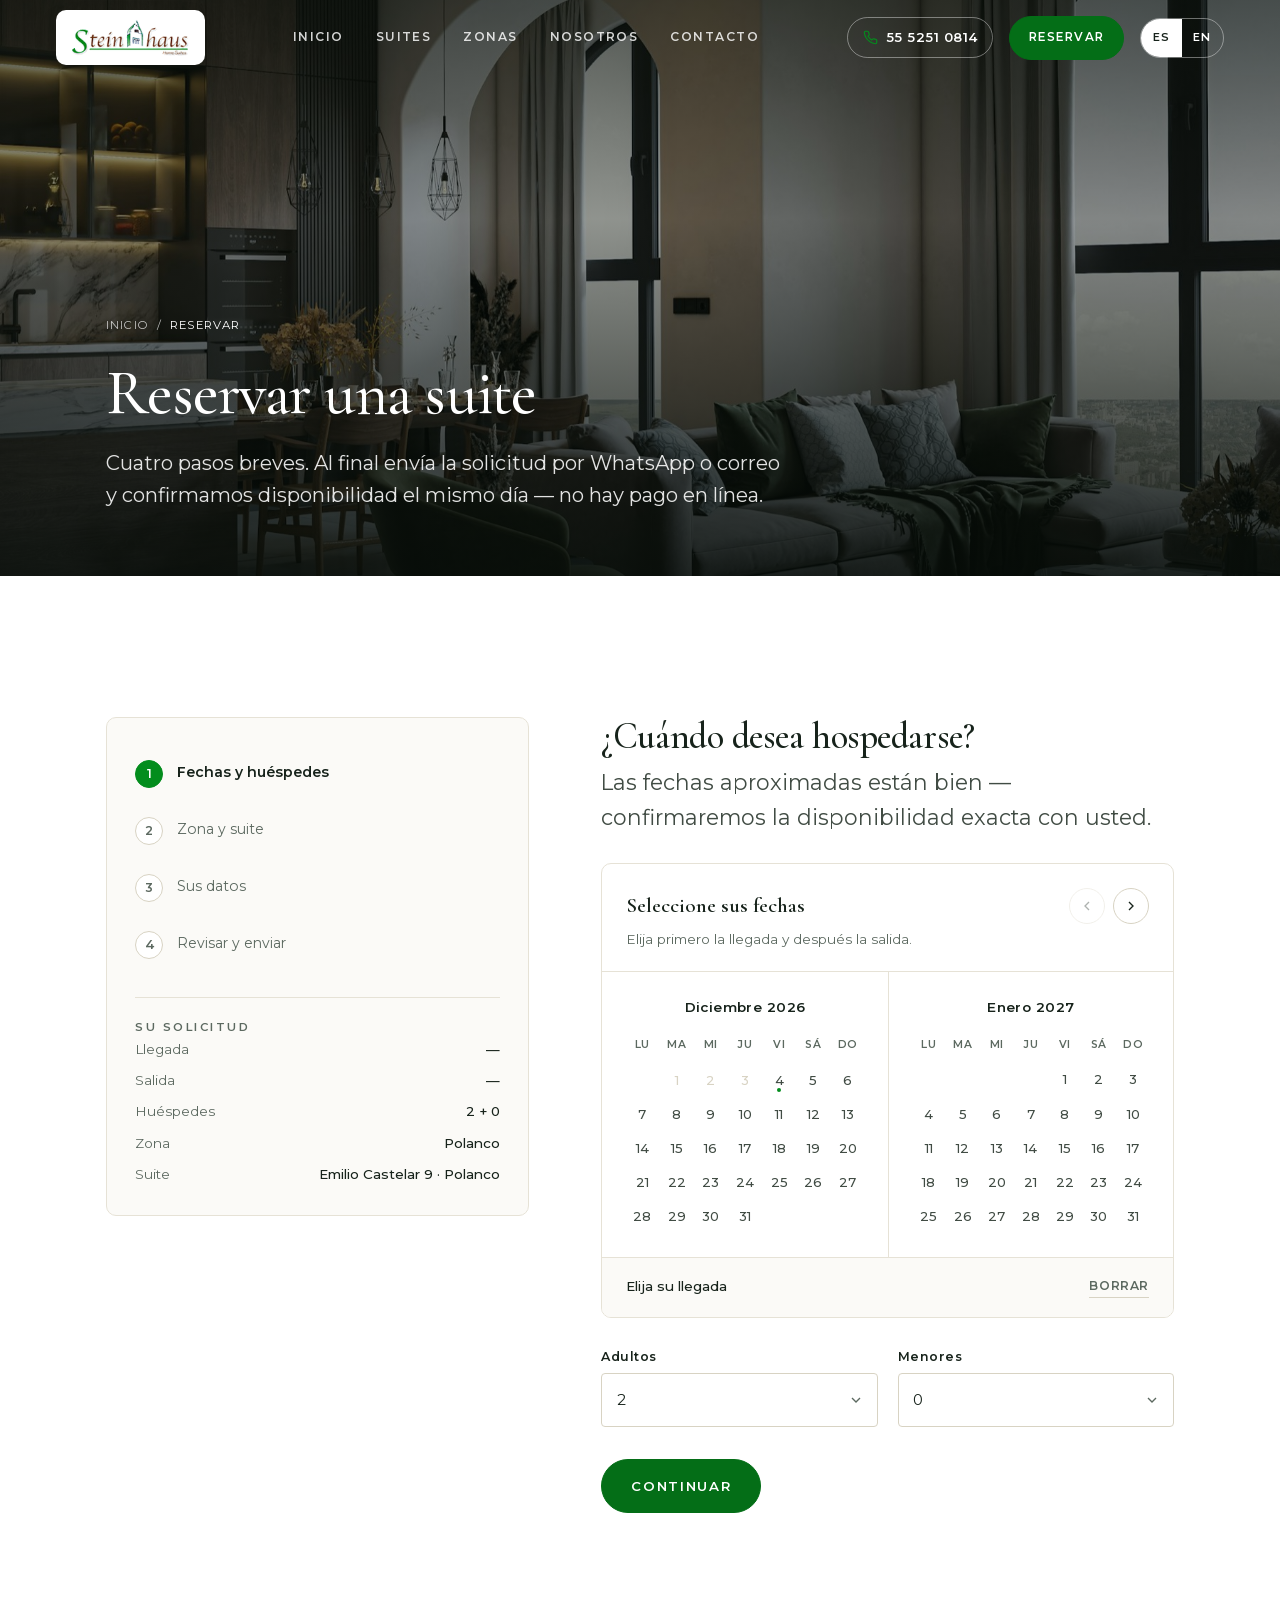
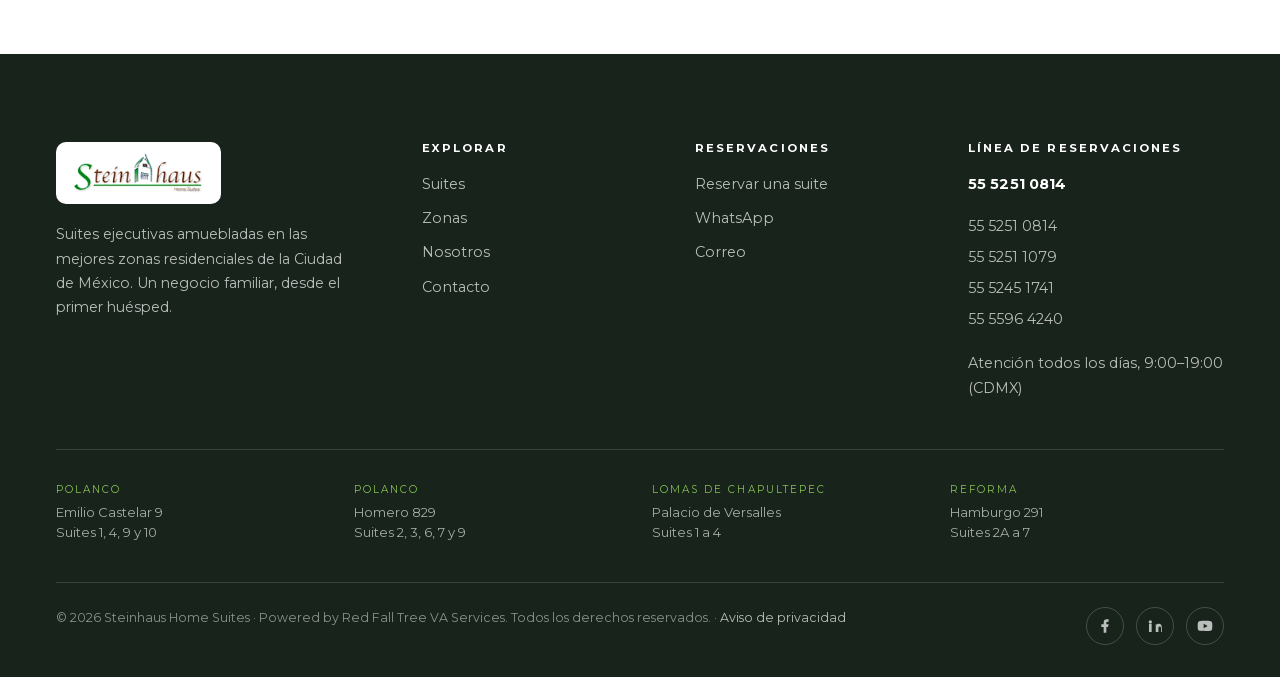
<file: reservar.html>
<!DOCTYPE html>
<html lang="es">
<head>
<meta charset="UTF-8" />
<meta name="viewport" content="width=device-width, initial-scale=1" />
<title data-i18n="book.meta.title">Reservar una suite — Steinhaus Home Suites</title>
<meta name="description" data-i18n="book.meta.desc" content="Solicite una suite Steinhaus en la Ciudad de México en cuatro pasos. Confirmamos disponibilidad el mismo día por teléfono, WhatsApp o correo. Sin pago en línea." />
<link rel="canonical" href="https://www.steinhaus.com.mx/reservar.html" />
<link rel="alternate" hreflang="es" href="https://www.steinhaus.com.mx/reservar.html" />
<link rel="alternate" hreflang="en" href="https://www.steinhaus.com.mx/reservar.html?lang=en" />
<link rel="alternate" hreflang="x-default" href="https://www.steinhaus.com.mx/reservar.html" />
<meta name="robots" content="noindex,follow" />
<meta name="theme-color" content="#038d1d" />
<link rel="icon" href="assets/img/favicon.svg" type="image/svg+xml" />
<link rel="stylesheet" href="assets/css/styles.css" />
</head>
<body class="lang-es">
<a class="skip" href="#main">Saltar al contenido</a>

<header class="header header--over" id="site-header">
  <div class="header__inner">
    <a class="brand" href="index.html" aria-label="Steinhaus Home Suites — Inicio">
      <span class="brand__plate"><img class="brand__logo" src="assets/img/logo-transparent@2x.png" alt="Steinhaus Home Suites" width="193" height="66" /></span>
    </a>
    <nav class="header__nav" aria-label="Principal">
      <a class="navlink" href="index.html" data-i18n="nav.home">Inicio</a>
      <a class="navlink" href="suites.html" data-i18n="nav.suites">Suites</a>
      <a class="navlink" href="zonas.html" data-i18n="nav.zones">Zonas</a>
      <a class="navlink" href="nosotros.html" data-i18n="nav.about">Nosotros</a>
      <a class="navlink" href="contacto.html" data-i18n="nav.contact">Contacto</a>
      <a class="navlink navlink--panel" href="reservar.html" data-i18n="nav.book">Reservar</a>
      <a class="navlink navlink--panel" href="tel:+525552510814" data-cfg-tel data-i18n="nav.call">Llamar</a>
    </nav>
    <div class="header__actions">
      <a class="header__call" href="tel:+525552510814" data-cfg-tel aria-label="Llamar a Steinhaus">
        <svg viewBox="0 0 24 24" fill="none" stroke="currentColor" stroke-width="1.8" aria-hidden="true"><path d="M22 16.92v3a2 2 0 0 1-2.18 2 19.79 19.79 0 0 1-8.63-3.07 19.5 19.5 0 0 1-6-6 19.79 19.79 0 0 1-3.07-8.67A2 2 0 0 1 4.11 2h3a2 2 0 0 1 2 1.72c.13.96.36 1.9.7 2.81a2 2 0 0 1-.45 2.11L8.09 9.91a16 16 0 0 0 6 6l1.27-1.27a2 2 0 0 1 2.11-.45c.9.34 1.85.57 2.81.7A2 2 0 0 1 22 16.92Z"/></svg>
        <span class="header__call-label" data-cfg-tel-display>55 5251 0814</span>
      </a>
      <a class="btn btn--sm header__book" href="reservar.html" aria-current="page" data-i18n="nav.book">Reservar</a>
      <div class="lang" role="group" aria-label="Idioma / Language">
        <button class="lang__btn" data-lang="es" type="button" aria-pressed="true">ES</button>
        <button class="lang__btn" data-lang="en" type="button" aria-pressed="false">EN</button>
      </div>
      <button class="navtoggle" type="button" aria-label="Menú" aria-expanded="false"><span></span></button>
    </div>
  </div>
</header>

<main id="main">
<section class="pagehero">
  <div class="pagehero__media"><img src="assets/img/hero-lg.jpg" alt="Sala iluminada de una suite ejecutiva Steinhaus." width="1800" height="1150" /></div>
  <div class="container">
    <nav class="crumbs" aria-label="Ruta">
      <a href="index.html" data-i18n="nav.home">Inicio</a> <span aria-hidden="true">/</span>
      <span aria-current="page" data-i18n="nav.book">Reservar</span>
    </nav>
    <h1 data-i18n="book.hero.h">Reservar una suite</h1>
    <p class="lede" data-i18n="book.hero.p">Cuatro pasos breves. Al final envía la solicitud por WhatsApp o correo y confirmamos disponibilidad el mismo día — no hay pago en línea.</p>
  </div>
</section>

<section class="section">
  <div class="container">
    <div class="booking">
      <aside class="booking__aside">
        <ol class="stepper">
          <li data-state="active" data-i18n="book.step1">Fechas y huéspedes</li>
          <li data-i18n="book.step2">Zona y suite</li>
          <li data-i18n="book.step3">Sus datos</li>
          <li data-i18n="book.step4">Revisar y enviar</li>
        </ol>
        <div class="booking__summary">
          <p class="label" data-i18n="book.summary.h">Su solicitud</p>
          <div data-booking-summary></div>
        </div>
      </aside>

      <form class="booking__form" data-booking novalidate>

        <!-- Paso 1 -->
        <fieldset class="step" data-active data-step="1">
          <legend class="visually-hidden">Fechas y huéspedes</legend>
          <h2 data-i18n="book.s1.h">¿Cuándo desea hospedarse?</h2>
          <p class="lede" data-i18n="book.s1.p">Las fechas aproximadas están bien — confirmaremos la disponibilidad exacta con usted.</p>

          <div class="calendar-card" data-calendar>
            <div class="calendar-card__head">
              <div>
                <p class="calendar-card__title" data-i18n="book.cal.title">Seleccione sus fechas</p>
                <p class="calendar-card__desc" data-i18n="book.cal.desc">Elija primero la llegada y después la salida.</p>
              </div>
              <div class="calendar-card__nav">
                <button type="button" class="calendar-card__navbtn" data-cal-prev aria-label="Mes anterior"><svg viewBox="0 0 24 24" fill="none" stroke="currentColor" stroke-width="2"><path d="m15 6-6 6 6 6"/></svg></button>
                <button type="button" class="calendar-card__navbtn" data-cal-next aria-label="Mes siguiente"><svg viewBox="0 0 24 24" fill="none" stroke="currentColor" stroke-width="2"><path d="m9 6 6 6-6 6"/></svg></button>
              </div>
            </div>
            <div class="calendar-card__months" data-cal-months></div>
            <div class="calendar-card__foot">
              <p class="calendar-card__range" data-cal-summary></p>
              <button type="button" class="calendar-card__clear" data-cal-clear data-i18n="book.cal.clear">Borrar</button>
            </div>
          </div>
          <input type="hidden" id="checkin" name="checkin" required />
          <input type="hidden" id="checkout" name="checkout" required />
          <span class="field__error" data-cal-error data-i18n="book.err.required" style="display:none;margin-top:.6rem">Este campo es obligatorio</span>

          <div class="form-grid" style="margin-top:1.75rem">
            <div class="field">
              <label for="adults" data-i18n="book.f.adults">Adultos</label>
              <select id="adults" name="adults">
                <option>1</option><option selected>2</option><option>3</option><option>4</option>
              </select>
            </div>
            <div class="field">
              <label for="children" data-i18n="book.f.children">Menores</label>
              <select id="children" name="children">
                <option selected>0</option><option>1</option><option>2</option><option>3</option>
              </select>
            </div>
          </div>
          <div class="step__nav">
            <button type="button" class="btn btn--ghost" data-back hidden data-i18n="cta.back">Atrás</button>
            <button type="button" class="btn" data-next data-i18n="cta.continue">Continuar</button>
          </div>
        </fieldset>

        <!-- Paso 2 -->
        <fieldset class="step" data-step="2">
          <legend class="visually-hidden">Zona y suite</legend>
          <h2 data-i18n="book.s2.h">¿Dónde le gustaría hospedarse?</h2>
          <p class="lede" data-i18n="book.s2.p">Elija una zona y luego una suite. ¿No está seguro? Elija «Que Steinhaus me recomiende» y le asesoramos.</p>
          <div class="form-grid">
            <div class="field">
              <label for="zone" data-i18n="book.f.zone">Zona</label>
              <select id="zone" name="zone"></select>
            </div>
            <div class="field">
              <label for="suite" data-i18n="book.f.suite">Suite</label>
              <select id="suite" name="suite"></select>
            </div>
          </div>
          <div class="step__nav">
            <button type="button" class="btn btn--ghost" data-back data-i18n="cta.back">Atrás</button>
            <button type="button" class="btn" data-next data-i18n="cta.continue">Continuar</button>
          </div>
        </fieldset>

        <!-- Paso 3 -->
        <fieldset class="step" data-step="3">
          <legend class="visually-hidden">Sus datos</legend>
          <h2 data-i18n="book.s3.h">¿A quién contactamos?</h2>
          <p class="lede" data-i18n="book.s3.p">Usamos estos datos únicamente para confirmar su reservación.</p>
          <div class="form-grid">
            <div class="field field--full">
              <label for="name" data-i18n="book.f.name">Nombre completo</label>
              <input type="text" id="name" name="name" autocomplete="name" required />
              <span class="field__error" data-i18n="book.err.required">Este campo es obligatorio</span>
            </div>
            <div class="field">
              <label for="email" data-i18n="book.f.email">Correo</label>
              <input type="email" id="email" name="email" autocomplete="email" required />
              <span class="field__error" data-i18n="book.err.email">Escriba un correo válido</span>
            </div>
            <div class="field">
              <label for="phone" data-i18n="book.f.phone">Teléfono / WhatsApp</label>
              <input type="tel" id="phone" name="phone" autocomplete="tel" required />
              <span class="field__error" data-i18n="book.err.required">Este campo es obligatorio</span>
            </div>
            <div class="field field--full">
              <label for="company" data-i18n="book.f.company">Empresa (opcional)</label>
              <input type="text" id="company" name="company" autocomplete="organization" />
            </div>
            <div class="field field--full">
              <label for="notes" data-i18n="book.f.notes">¿Algo más que debamos saber? (opcional)</label>
              <textarea id="notes" name="notes" rows="3"></textarea>
            </div>
          </div>
          <div class="step__nav">
            <button type="button" class="btn btn--ghost" data-back data-i18n="cta.back">Atrás</button>
            <button type="button" class="btn" data-next data-i18n="cta.continue">Continuar</button>
          </div>
        </fieldset>

        <!-- Paso 4 -->
        <fieldset class="step" data-step="4">
          <legend class="visually-hidden">Revisar y enviar</legend>
          <h2 data-i18n="book.s4.h">Revise su solicitud</h2>
          <p class="lede" data-i18n="book.s4.p">Compruebe los datos y envíe por WhatsApp o correo.</p>
          <dl class="review-list" data-review></dl>
          <div class="step__nav">
            <button type="button" class="btn btn--ghost" data-back data-i18n="cta.back">Atrás</button>
            <div style="display:flex;gap:.75rem;flex-wrap:wrap">
              <button type="button" class="btn" data-send-wa data-i18n="book.sendWa">Enviar por WhatsApp</button>
              <button type="button" class="btn btn--ghost" data-send-email data-i18n="book.sendEmail">Enviar por correo</button>
            </div>
          </div>
        </fieldset>

        <!-- Confirmación -->
        <div class="booking-done" data-booking-done>
          <div class="booking-done__ico"><svg viewBox="0 0 24 24" fill="none" stroke="currentColor" stroke-width="2" aria-hidden="true"><path d="m5 13 4 4L19 7"/></svg></div>
          <h2 data-i18n="book.done.h">Su solicitud está lista para enviar</h2>
          <p class="lede" data-i18n="book.done.p">Abrimos WhatsApp o su correo con todo escrito. Envíelo y le respondemos el mismo día para confirmar disponibilidad y tarifa.</p>
          <div class="btn-row">
            <button type="button" class="btn" data-done-wa data-i18n="book.done.wa">Abrir WhatsApp</button>
            <button type="button" class="btn btn--ghost" data-done-email data-i18n="book.done.email">Abrir correo</button>
          </div>
          <p style="margin-top:1.5rem"><span data-i18n="book.done.call">O llame ahora</span>: <a href="tel:+525552510814" data-cfg-tel style="border-bottom:1px solid var(--lime)"><span data-cfg-tel-display>55 5251 0814</span></a></p>
        </div>

      </form>
    </div>
  </div>
</section>
</main>

<footer class="footer">
  <div class="container container--wide">
    <div class="footer__top">
      <div class="footer__brand">
        <a class="brand" href="index.html" aria-label="Steinhaus Home Suites">
          <span class="brand__plate"><img class="brand__logo" src="assets/img/logo-transparent@2x.png" alt="Steinhaus Home Suites" width="193" height="66" /></span>
        </a>
        <p data-i18n="footer.tag">Suites ejecutivas amuebladas en las mejores zonas residenciales de la Ciudad de México. Un negocio familiar, desde el primer huésped.</p>
      </div>
      <div class="footer__col">
        <h4 data-i18n="footer.explore">Explorar</h4>
        <ul>
          <li><a href="suites.html" data-i18n="nav.suites">Suites</a></li>
          <li><a href="zonas.html" data-i18n="nav.zones">Zonas</a></li>
          <li><a href="nosotros.html" data-i18n="nav.about">Nosotros</a></li>
          <li><a href="contacto.html" data-i18n="nav.contact">Contacto</a></li>
        </ul>
      </div>
      <div class="footer__col">
        <h4 data-i18n="footer.reserve">Reservaciones</h4>
        <ul>
          <li><a href="reservar.html" data-i18n="footer.faqLink">Reservar una suite</a></li>
          <li><a href="#" data-cfg-wa target="_blank" rel="noopener">WhatsApp</a></li>
          <li><a href="#" data-cfg-email>Correo</a></li>
        </ul>
      </div>
      <div class="footer__col">
        <h4 data-i18n="footer.callTitle">Línea de reservaciones</h4>
        <ul>
          <li><a class="footer__call" href="tel:+525552510814" data-cfg-tel><span data-cfg-tel-display>55 5251 0814</span></a></li>
          <li data-cfg-phone-list style="display:flex;flex-direction:column;gap:.4rem;margin-top:.5rem"></li>
          <li style="margin-top:.6rem" data-i18n="footer.hours">Atención todos los días, 9:00–19:00 (CDMX)</li>
        </ul>
      </div>
    </div>
    <dl class="footer__directory">
      <div><dt>Polanco</dt><dd>Emilio Castelar 9<br />Suites 1, 4, 9 y 10</dd></div>
      <div><dt>Polanco</dt><dd>Homero 829<br />Suites 2, 3, 6, 7 y 9</dd></div>
      <div><dt>Lomas de Chapultepec</dt><dd>Palacio de Versalles<br />Suites 1 a 4</dd></div>
      <div><dt>Reforma</dt><dd>Hamburgo 291<br />Suites 2A a 7</dd></div>
    </dl>
    <div class="footer__bar">
      <span>© <span data-year>2026</span> Steinhaus Home Suites <span class="footer__credit" data-i18n="footer.credit">· Powered by Red Fall Tree VA Services</span>. <span data-i18n="footer.rights">Todos los derechos reservados.</span> · <a href="aviso-de-privacidad.html" data-i18n="footer.privacy">Aviso de privacidad</a></span>
      <span class="footer__socials">
        <a href="#" data-cfg-social="facebook" target="_blank" rel="noopener" aria-label="Facebook"><svg viewBox="0 0 24 24" fill="currentColor" aria-hidden="true"><path d="M14 13.5h2.5l1-4H14v-2c0-1 .5-2 2-2h1.5V2.1S16 2 14.6 2C11.6 2 10 3.8 10 7v2.5H6.5v4H10V22h4v-8.5Z"/></svg></a>
        <a href="#" data-cfg-social="linkedin" target="_blank" rel="noopener" aria-label="LinkedIn"><svg viewBox="0 0 24 24" fill="currentColor" aria-hidden="true"><path d="M4.98 3.5a2.5 2.5 0 1 0 0 5 2.5 2.5 0 0 0 0-5ZM3 9h4v12H3V9Zm7 0h3.7v1.7h.05c.5-1 1.8-2 3.75-2 4 0 4.75 2.6 4.75 6V21H21v-5.4c0-1.3 0-3-1.8-3s-2.1 1.4-2.1 2.9V21h-4V9Z"/></svg></a>
        <a href="#" data-cfg-social="youtube" target="_blank" rel="noopener" aria-label="YouTube"><svg viewBox="0 0 24 24" fill="currentColor" aria-hidden="true"><path d="M23 12s0-3.5-.45-5.2a2.8 2.8 0 0 0-2-2C18.8 4.3 12 4.3 12 4.3s-6.8 0-8.55.5a2.8 2.8 0 0 0-2 2C1 8.5 1 12 1 12s0 3.5.45 5.2a2.8 2.8 0 0 0 2 2c1.75.5 8.55.5 8.55.5s6.8 0 8.55-.5a2.8 2.8 0 0 0 2-2C23 15.5 23 12 23 12ZM10 15.5v-7l6 3.5-6 3.5Z"/></svg></a>
      </span>
    </div>
  </div>
</footer>

<a class="callfab" href="tel:+525552510814" data-cfg-tel aria-label="Llamar ahora">
  <svg viewBox="0 0 24 24" fill="none" stroke="currentColor" stroke-width="1.9" aria-hidden="true"><path d="M22 16.92v3a2 2 0 0 1-2.18 2 19.79 19.79 0 0 1-8.63-3.07 19.5 19.5 0 0 1-6-6 19.79 19.79 0 0 1-3.07-8.67A2 2 0 0 1 4.11 2h3a2 2 0 0 1 2 1.72c.13.96.36 1.9.7 2.81a2 2 0 0 1-.45 2.11L8.09 9.91a16 16 0 0 0 6 6l1.27-1.27a2 2 0 0 1 2.11-.45c.9.34 1.85.57 2.81.7A2 2 0 0 1 22 16.92Z"/></svg>
</a>

<script src="assets/js/config.js"></script>
<script src="assets/js/data.js"></script>
<script src="assets/js/i18n.js"></script>
<script src="assets/js/main.js"></script>
<script src="assets/js/magnetic.js"></script>
<script src="assets/js/booking.js"></script>
<script src="assets/js/calendar.js"></script>
</body>
</html>
</file>
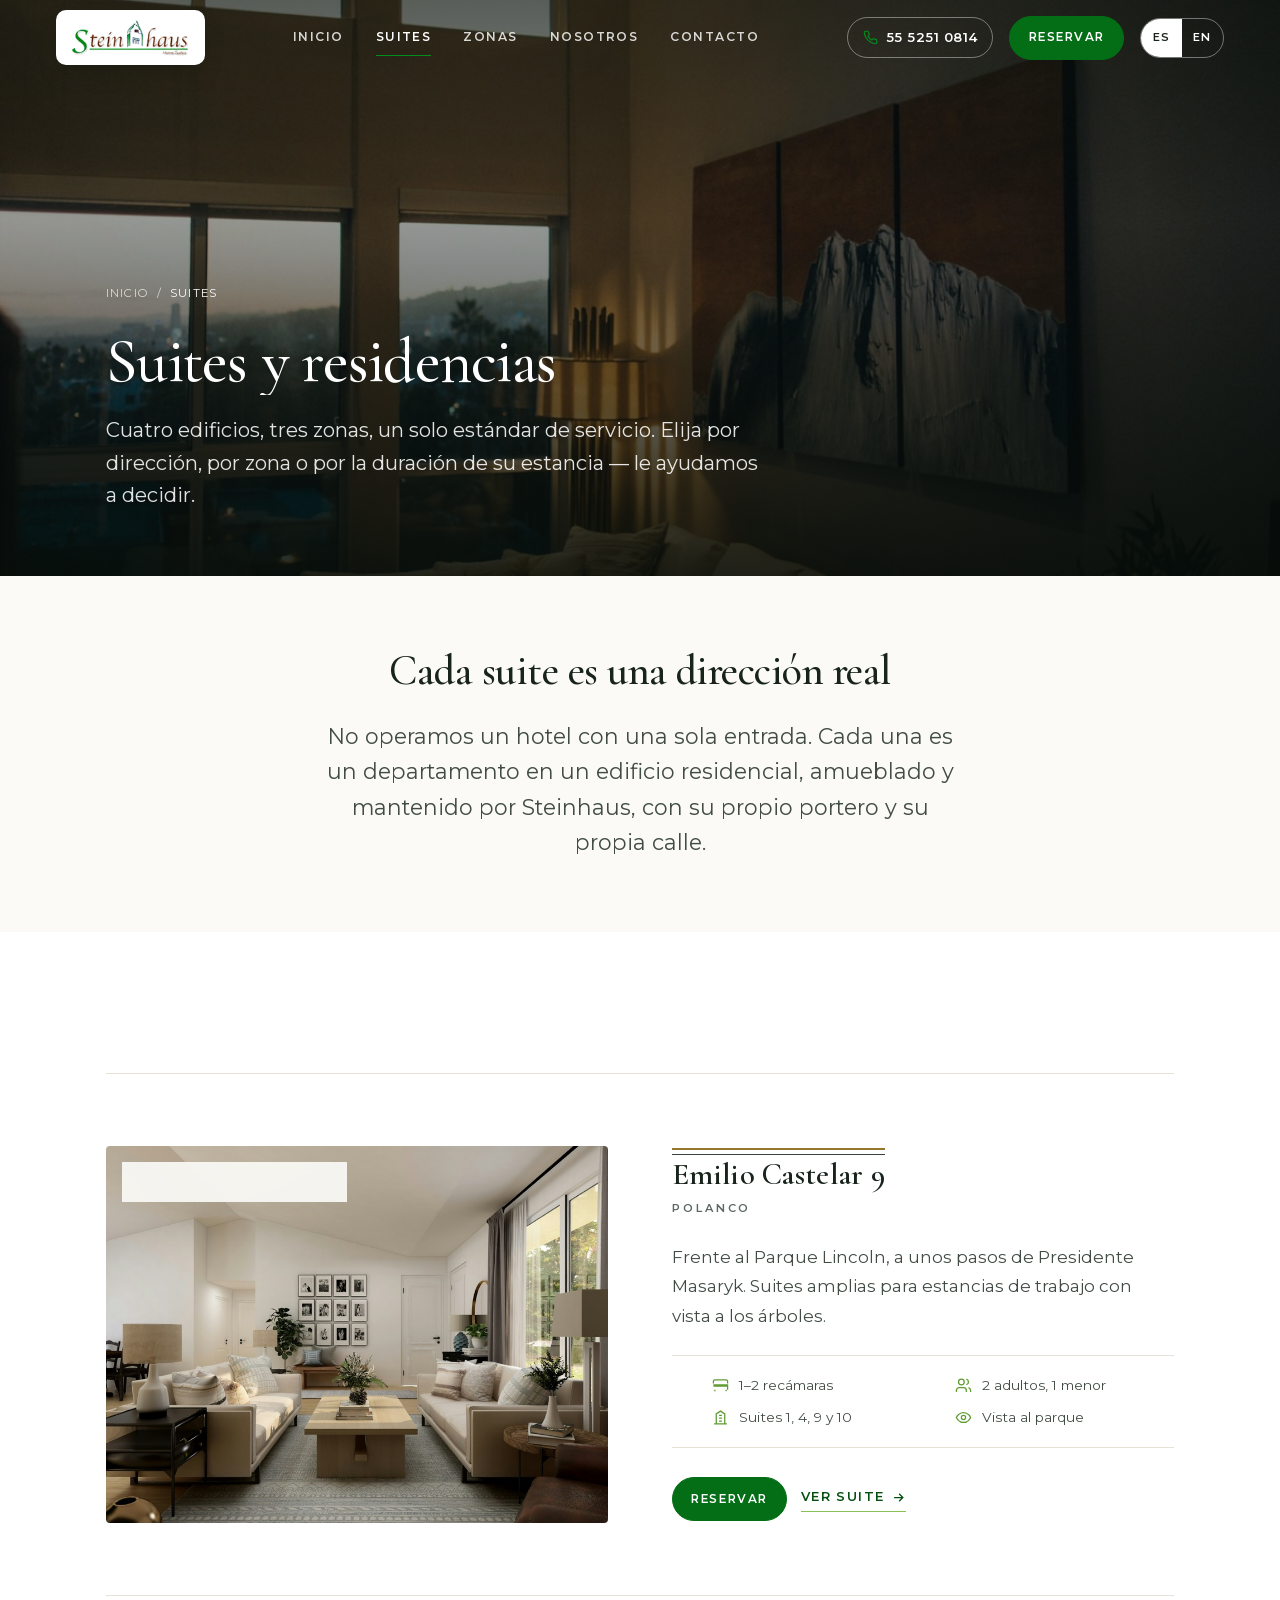
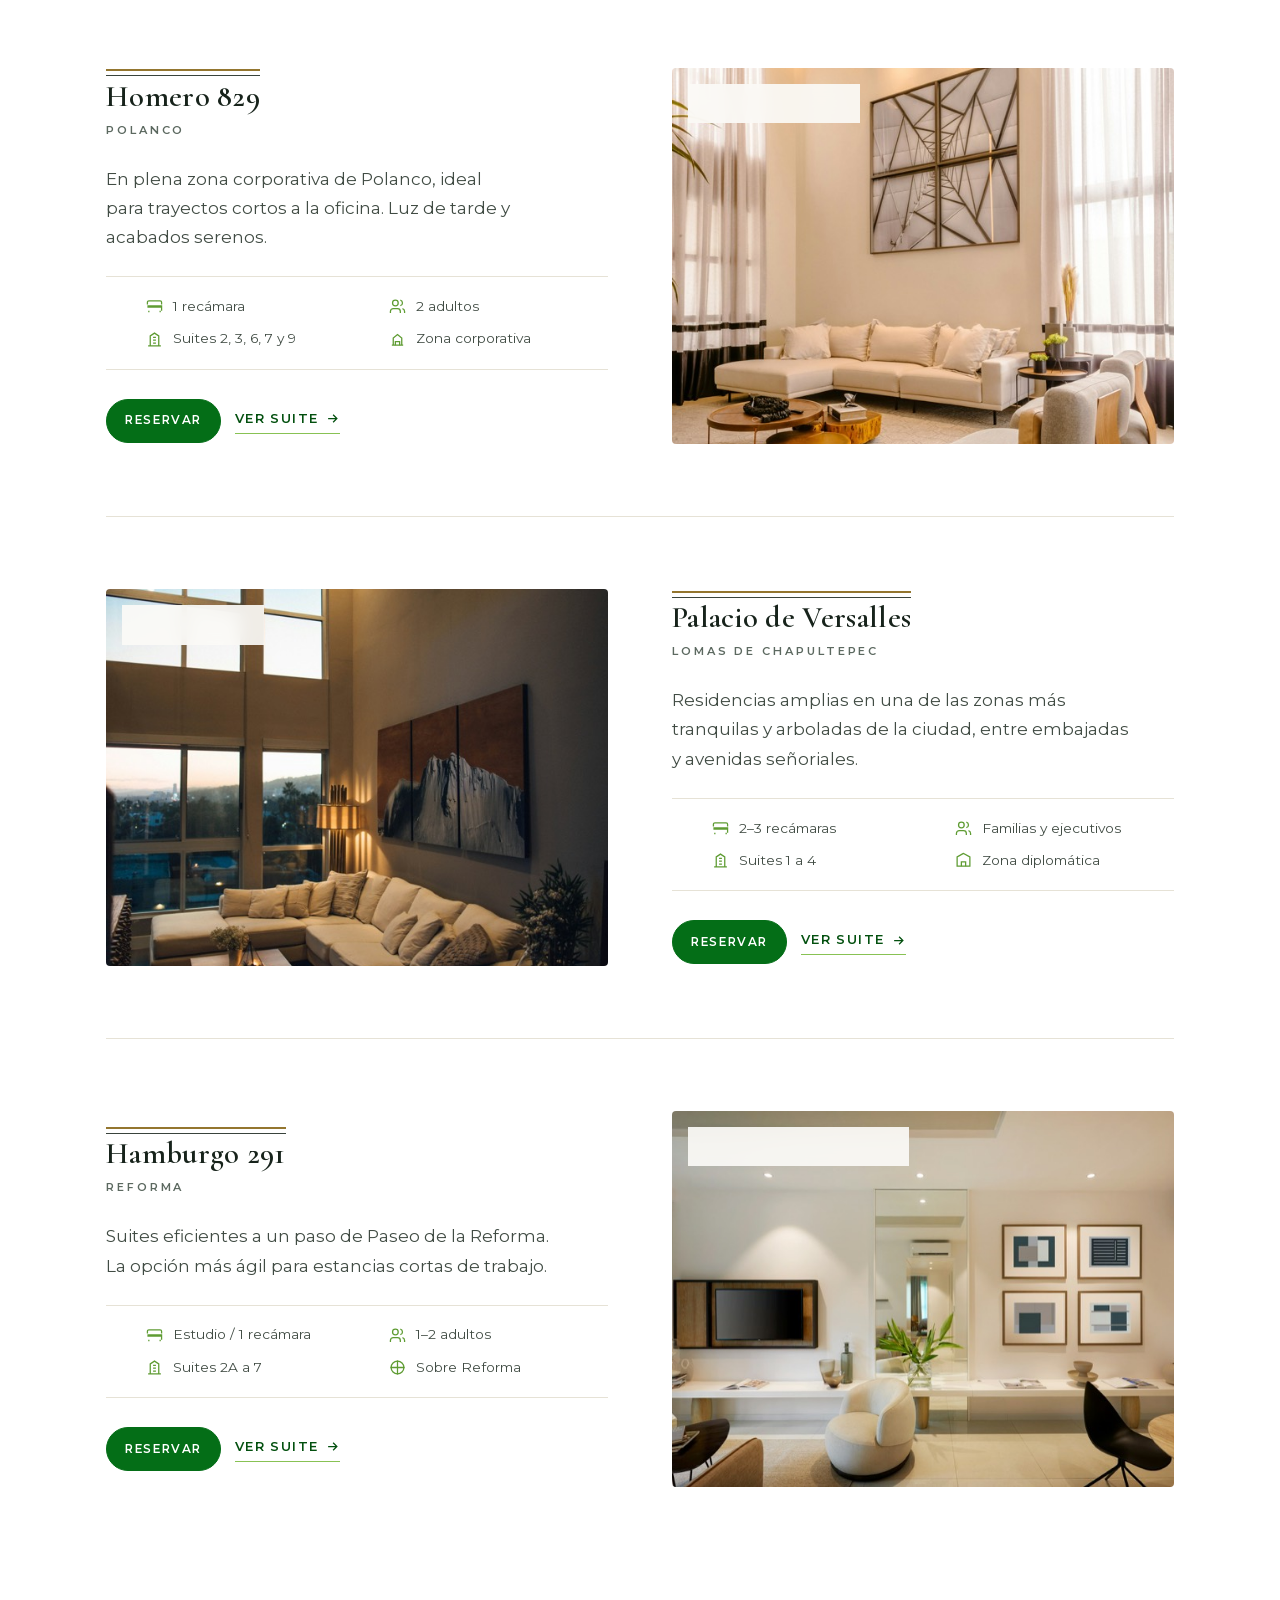
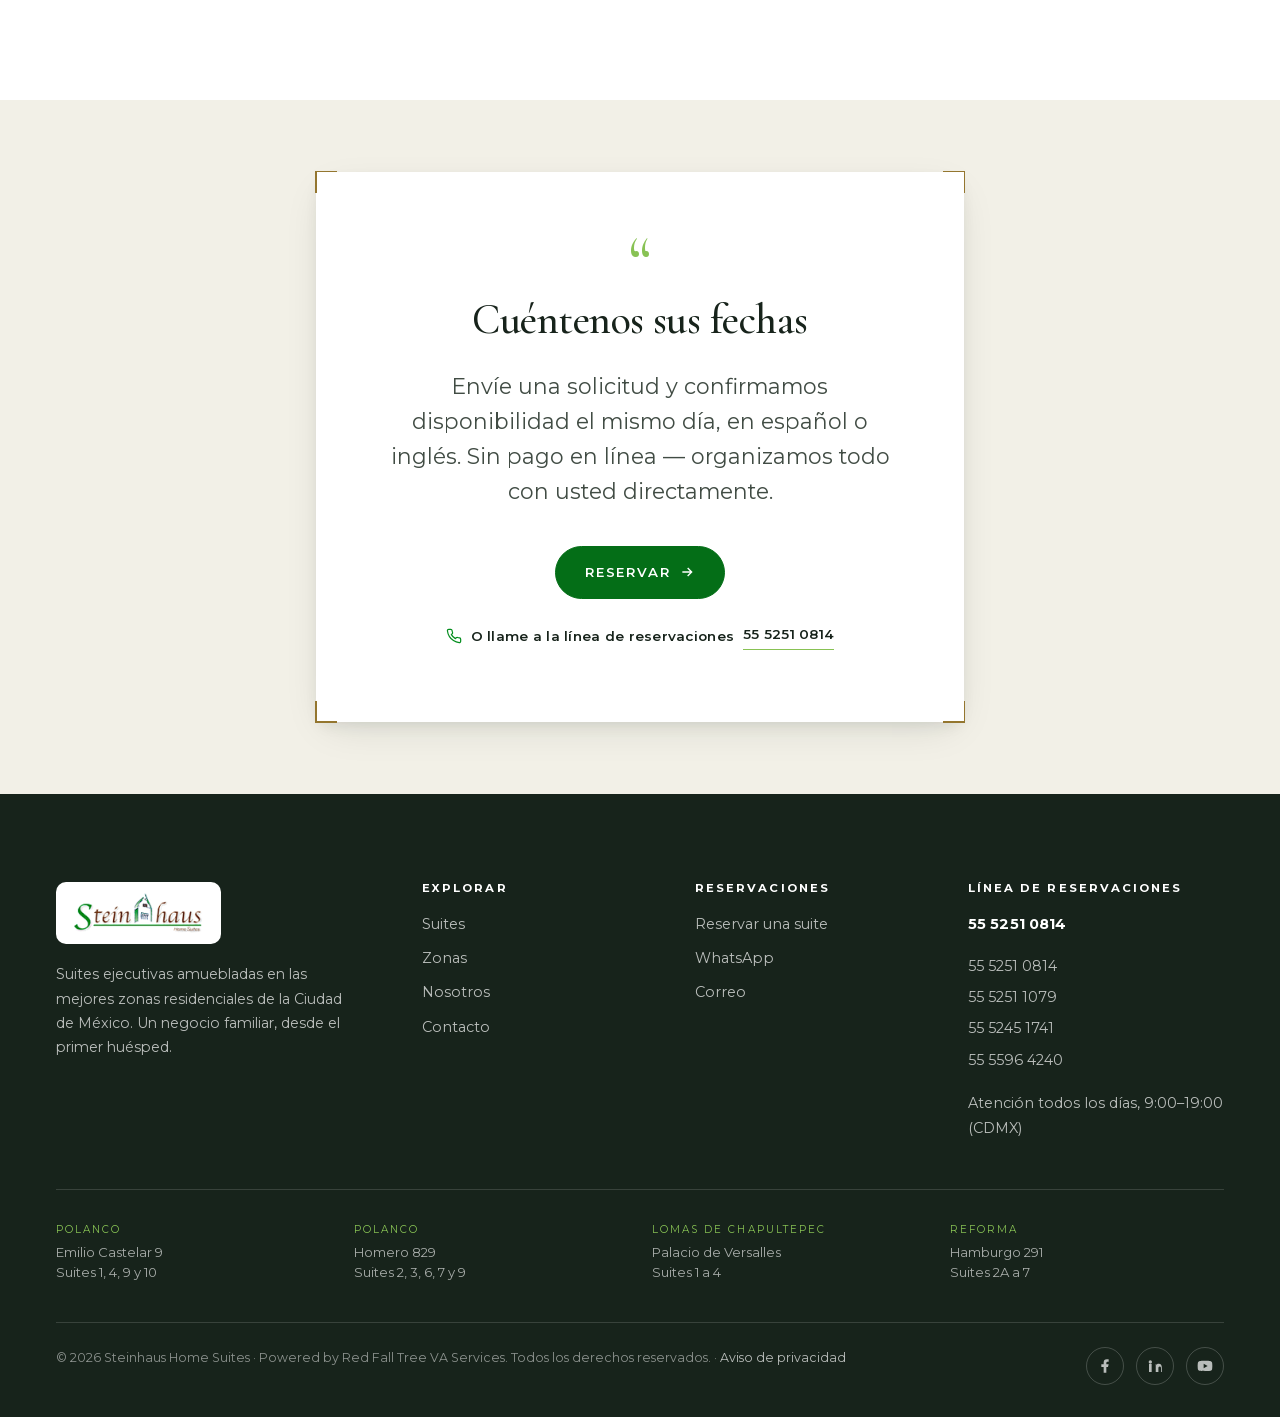
<file: suites.html>
<!DOCTYPE html>
<html lang="es">
<head>
<meta charset="UTF-8" />
<meta name="viewport" content="width=device-width, initial-scale=1" />
<title data-i18n="suites.meta.title">Suites y residencias — Steinhaus Home Suites</title>
<meta name="description" data-i18n="suites.meta.desc" content="Suites ejecutivas amuebladas en Polanco (Emilio Castelar, Homero), Lomas de Chapultepec (Palacio de Versalles) y Reforma (Hamburgo). Tarifas, características y reservaciones." />
<link rel="canonical" href="https://www.steinhaus.com.mx/suites.html" />
<link rel="alternate" hreflang="es" href="https://www.steinhaus.com.mx/suites.html" />
<link rel="alternate" hreflang="en" href="https://www.steinhaus.com.mx/suites.html?lang=en" />
<link rel="alternate" hreflang="x-default" href="https://www.steinhaus.com.mx/suites.html" />
<meta property="og:type" content="website" />
<meta property="og:title" content="Suites y residencias — Steinhaus Home Suites" />
<meta property="og:image" content="https://www.steinhaus.com.mx/assets/img/edificio-lg.jpg" />
<meta name="theme-color" content="#038d1d" />
<link rel="icon" href="assets/img/favicon.svg" type="image/svg+xml" />
<link rel="stylesheet" href="assets/css/styles.css" />
<script type="application/ld+json">
{
  "@context": "https://schema.org",
  "@type": "ItemList",
  "itemListElement": [
    { "@type": "ListItem", "position": 1, "name": "Emilio Castelar 9, Polanco", "url": "https://www.steinhaus.com.mx/suites/emilio-castelar-9.html" },
    { "@type": "ListItem", "position": 2, "name": "Homero 829, Polanco", "url": "https://www.steinhaus.com.mx/suites/homero-829.html" },
    { "@type": "ListItem", "position": 3, "name": "Palacio de Versalles, Lomas de Chapultepec", "url": "https://www.steinhaus.com.mx/suites/palacio-de-versalles.html" },
    { "@type": "ListItem", "position": 4, "name": "Hamburgo 291, Reforma", "url": "https://www.steinhaus.com.mx/suites/hamburgo-291.html" }
  ]
}
</script>
</head>
<body class="lang-es">
<a class="skip" href="#main">Saltar al contenido</a>

<header class="header header--over" id="site-header">
  <div class="header__inner">
    <a class="brand" href="index.html" aria-label="Steinhaus Home Suites — Inicio">
      <span class="brand__plate"><img class="brand__logo" src="assets/img/logo-transparent@2x.png" alt="Steinhaus Home Suites" width="193" height="66" /></span>
    </a>
    <nav class="header__nav" aria-label="Principal">
      <a class="navlink" href="index.html" data-i18n="nav.home">Inicio</a>
      <a class="navlink" href="suites.html" aria-current="page" data-i18n="nav.suites">Suites</a>
      <a class="navlink" href="zonas.html" data-i18n="nav.zones">Zonas</a>
      <a class="navlink" href="nosotros.html" data-i18n="nav.about">Nosotros</a>
      <a class="navlink" href="contacto.html" data-i18n="nav.contact">Contacto</a>
      <a class="navlink navlink--panel" href="reservar.html" data-i18n="nav.book">Reservar</a>
      <a class="navlink navlink--panel" href="tel:+525552510814" data-cfg-tel data-i18n="nav.call">Llamar</a>
    </nav>
    <div class="header__actions">
      <a class="header__call" href="tel:+525552510814" data-cfg-tel aria-label="Llamar a Steinhaus">
        <svg viewBox="0 0 24 24" fill="none" stroke="currentColor" stroke-width="1.8" aria-hidden="true"><path d="M22 16.92v3a2 2 0 0 1-2.18 2 19.79 19.79 0 0 1-8.63-3.07 19.5 19.5 0 0 1-6-6 19.79 19.79 0 0 1-3.07-8.67A2 2 0 0 1 4.11 2h3a2 2 0 0 1 2 1.72c.13.96.36 1.9.7 2.81a2 2 0 0 1-.45 2.11L8.09 9.91a16 16 0 0 0 6 6l1.27-1.27a2 2 0 0 1 2.11-.45c.9.34 1.85.57 2.81.7A2 2 0 0 1 22 16.92Z"/></svg>
        <span class="header__call-label" data-cfg-tel-display>55 5251 0814</span>
      </a>
      <a class="btn btn--sm header__book" href="reservar.html" data-i18n="nav.book">Reservar</a>
      <div class="lang" role="group" aria-label="Idioma / Language">
        <button class="lang__btn" data-lang="es" type="button" aria-pressed="true">ES</button>
        <button class="lang__btn" data-lang="en" type="button" aria-pressed="false">EN</button>
      </div>
      <button class="navtoggle" type="button" aria-label="Menú" aria-expanded="false"><span></span></button>
    </div>
  </div>
</header>

<main id="main">
<section class="pagehero">
  <div class="pagehero__media"><img src="assets/img/suite-versalles-lg.jpg" alt="Sala de doble altura en una suite Steinhaus." width="1800" height="1150" /></div>
  <div class="container">
    <nav class="crumbs" aria-label="Ruta">
      <a href="index.html" data-i18n="nav.home">Inicio</a> <span aria-hidden="true">/</span>
      <span aria-current="page" data-i18n="nav.suites">Suites</span>
    </nav>
    <h1 data-i18n="suites.hero.h">Suites y residencias</h1>
    <p class="lede" data-i18n="suites.hero.p">Cuatro edificios, tres zonas, un solo estándar de servicio. Elija por dirección, por zona o por la duración de su estancia — le ayudamos a decidir.</p>
  </div>
</section>

<section class="section--tight section--paper">
  <div class="container container--narrow u-center">
    <div class="reveal">
      <h2 class="h2" data-i18n="suites.intro.h">Cada suite es una dirección real</h2>
      <p class="lede" style="margin-top:1rem" data-i18n="suites.intro.p">No operamos un hotel con una sola entrada. Cada una es un departamento en un edificio residencial, amueblado y mantenido por Steinhaus, con su propio portero y su propia calle.</p>
    </div>
  </div>
</section>

<section class="section">
  <div class="container">

    <article class="suite reveal" id="polanco">
      <div class="suite__media">
        <img src="assets/img/suite-castelar-md.jpg" alt="Sala y comedor de la suite en Emilio Castelar 9, Polanco." width="900" height="675" loading="lazy" />
        <span class="suite__price"><span data-i18n="common.from">Desde</span> <b>$1,400</b> MXN <span data-i18n="common.perNight">/ noche</span></span>
      </div>
      <div class="suite__body">
        <div class="plate"><span class="plate__addr">Emilio Castelar 9</span><span class="plate__zone">Polanco</span></div>
        <p class="suite__desc" data-i18n="suites.castelar.desc">Frente al Parque Lincoln, a unos pasos de Presidente Masaryk. Suites amplias para estancias de trabajo con vista a los árboles.</p>
        <ul class="suite__specs">
          <li><svg viewBox="0 0 24 24" fill="none" stroke="currentColor" stroke-width="1.8" aria-hidden="true"><path d="M2 9V6a2 2 0 0 1 2-2h16a2 2 0 0 1 2 2v3M2 11h20v7M4 18v2M20 18v2M2 13h20"/></svg> <span data-i18n="suites.castelar.s1">1–2 recámaras</span></li>
          <li><svg viewBox="0 0 24 24" fill="none" stroke="currentColor" stroke-width="1.8" aria-hidden="true"><path d="M16 21v-2a4 4 0 0 0-4-4H6a4 4 0 0 0-4 4v2M9 11a4 4 0 1 0 0-8 4 4 0 0 0 0 8ZM22 21v-2a4 4 0 0 0-3-3.87M16 3.13a4 4 0 0 1 0 7.75"/></svg> <span data-i18n="suites.castelar.s2">2 adultos, 1 menor</span></li>
          <li><svg viewBox="0 0 24 24" fill="none" stroke="currentColor" stroke-width="1.8" aria-hidden="true"><path d="M3 21h18M6 21V7l6-4 6 4v14M10 9h4M10 13h4M10 17h4"/></svg> <span data-i18n="suites.castelar.s3">Suites 1, 4, 9 y 10</span></li>
          <li><svg viewBox="0 0 24 24" fill="none" stroke="currentColor" stroke-width="1.8" aria-hidden="true"><path d="M2 12s3-7 10-7 10 7 10 7-3 7-10 7-10-7-10-7Z"/><circle cx="12" cy="12" r="3"/></svg> <span data-i18n="suites.castelar.s4">Vista al parque</span></li>
        </ul>
        <div class="suite__actions">
          <a class="btn btn--sm" href="reservar.html?suite=castelar" data-i18n="cta.bookNow">Reservar</a>
          <a class="textlink" href="suites/emilio-castelar-9.html"><span data-i18n="cta.viewSuite">Ver suite</span> <svg viewBox="0 0 24 24" fill="none" stroke="currentColor" stroke-width="2" aria-hidden="true"><path d="M5 12h14M13 6l6 6-6 6"/></svg></a>
        </div>
      </div>
    </article>

    <article class="suite reveal">
      <div class="suite__media">
        <img src="assets/img/suite-homero-md.jpg" alt="Sala de la suite en Homero 829, Polanco, con cortinas altas." width="900" height="675" loading="lazy" />
        <span class="suite__price"><b>$1,500</b> MXN <span data-i18n="common.perNight">/ noche</span></span>
      </div>
      <div class="suite__body">
        <div class="plate"><span class="plate__addr">Homero 829</span><span class="plate__zone">Polanco</span></div>
        <p class="suite__desc" data-i18n="suites.homero.desc">En plena zona corporativa de Polanco, ideal para trayectos cortos a la oficina. Luz de tarde y acabados serenos.</p>
        <ul class="suite__specs">
          <li><svg viewBox="0 0 24 24" fill="none" stroke="currentColor" stroke-width="1.8" aria-hidden="true"><path d="M2 9V6a2 2 0 0 1 2-2h16a2 2 0 0 1 2 2v3M2 11h20v7M4 18v2M20 18v2M2 13h20"/></svg> <span data-i18n="suites.homero.s1">1 recámara</span></li>
          <li><svg viewBox="0 0 24 24" fill="none" stroke="currentColor" stroke-width="1.8" aria-hidden="true"><path d="M16 21v-2a4 4 0 0 0-4-4H6a4 4 0 0 0-4 4v2M9 11a4 4 0 1 0 0-8 4 4 0 0 0 0 8ZM22 21v-2a4 4 0 0 0-3-3.87M16 3.13a4 4 0 0 1 0 7.75"/></svg> <span data-i18n="suites.homero.s2">2 adultos</span></li>
          <li><svg viewBox="0 0 24 24" fill="none" stroke="currentColor" stroke-width="1.8" aria-hidden="true"><path d="M3 21h18M6 21V7l6-4 6 4v14M10 9h4M10 13h4M10 17h4"/></svg> <span data-i18n="suites.homero.s3">Suites 2, 3, 6, 7 y 9</span></li>
          <li><svg viewBox="0 0 24 24" fill="none" stroke="currentColor" stroke-width="1.8" aria-hidden="true"><path d="M4 20h16M6 20V10l6-5 6 5v10"/><path d="M9 20v-5h6v5"/></svg> <span data-i18n="suites.homero.s4">Zona corporativa</span></li>
        </ul>
        <div class="suite__actions">
          <a class="btn btn--sm" href="reservar.html?suite=homero" data-i18n="cta.bookNow">Reservar</a>
          <a class="textlink" href="suites/homero-829.html"><span data-i18n="cta.viewSuite">Ver suite</span> <svg viewBox="0 0 24 24" fill="none" stroke="currentColor" stroke-width="2" aria-hidden="true"><path d="M5 12h14M13 6l6 6-6 6"/></svg></a>
        </div>
      </div>
    </article>

    <article class="suite reveal" id="lomas">
      <div class="suite__media">
        <img src="assets/img/suite-versalles-md.jpg" alt="Sala de doble altura en Palacio de Versalles, Lomas de Chapultepec." width="900" height="675" loading="lazy" />
        <span class="suite__price" data-i18n="common.consult">Consultar tarifa</span>
      </div>
      <div class="suite__body">
        <div class="plate"><span class="plate__addr">Palacio de Versalles</span><span class="plate__zone">Lomas de Chapultepec</span></div>
        <p class="suite__desc" data-i18n="suites.versalles.desc">Residencias amplias en una de las zonas más tranquilas y arboladas de la ciudad, entre embajadas y avenidas señoriales.</p>
        <ul class="suite__specs">
          <li><svg viewBox="0 0 24 24" fill="none" stroke="currentColor" stroke-width="1.8" aria-hidden="true"><path d="M2 9V6a2 2 0 0 1 2-2h16a2 2 0 0 1 2 2v3M2 11h20v7M4 18v2M20 18v2M2 13h20"/></svg> <span data-i18n="suites.versalles.s1">2–3 recámaras</span></li>
          <li><svg viewBox="0 0 24 24" fill="none" stroke="currentColor" stroke-width="1.8" aria-hidden="true"><path d="M16 21v-2a4 4 0 0 0-4-4H6a4 4 0 0 0-4 4v2M9 11a4 4 0 1 0 0-8 4 4 0 0 0 0 8ZM22 21v-2a4 4 0 0 0-3-3.87M16 3.13a4 4 0 0 1 0 7.75"/></svg> <span data-i18n="suites.versalles.s2">Familias y ejecutivos</span></li>
          <li><svg viewBox="0 0 24 24" fill="none" stroke="currentColor" stroke-width="1.8" aria-hidden="true"><path d="M3 21h18M6 21V7l6-4 6 4v14M10 9h4M10 13h4M10 17h4"/></svg> <span data-i18n="suites.versalles.s3">Suites 1 a 4</span></li>
          <li><svg viewBox="0 0 24 24" fill="none" stroke="currentColor" stroke-width="1.8" aria-hidden="true"><path d="M12 2 3 7v13h18V7l-9-5Z"/><path d="M9 20v-6h6v6"/></svg> <span data-i18n="suites.versalles.s4">Zona diplomática</span></li>
        </ul>
        <div class="suite__actions">
          <a class="btn btn--sm" href="reservar.html?suite=versalles" data-i18n="cta.bookNow">Reservar</a>
          <a class="textlink" href="suites/palacio-de-versalles.html"><span data-i18n="cta.viewSuite">Ver suite</span> <svg viewBox="0 0 24 24" fill="none" stroke="currentColor" stroke-width="2" aria-hidden="true"><path d="M5 12h14M13 6l6 6-6 6"/></svg></a>
        </div>
      </div>
    </article>

    <article class="suite reveal" id="reforma">
      <div class="suite__media">
        <img src="assets/img/suite-hamburgo-md.jpg" alt="Suite luminosa y compacta en Hamburgo 291, Reforma." width="900" height="675" loading="lazy" />
        <span class="suite__price"><span data-i18n="common.from">Desde</span> <b>$1,100</b> MXN <span data-i18n="common.perNight">/ noche</span></span>
      </div>
      <div class="suite__body">
        <div class="plate"><span class="plate__addr">Hamburgo 291</span><span class="plate__zone">Reforma</span></div>
        <p class="suite__desc" data-i18n="suites.hamburgo.desc">Suites eficientes a un paso de Paseo de la Reforma. La opción más ágil para estancias cortas de trabajo.</p>
        <ul class="suite__specs">
          <li><svg viewBox="0 0 24 24" fill="none" stroke="currentColor" stroke-width="1.8" aria-hidden="true"><path d="M2 9V6a2 2 0 0 1 2-2h16a2 2 0 0 1 2 2v3M2 11h20v7M4 18v2M20 18v2M2 13h20"/></svg> <span data-i18n="suites.hamburgo.s1">Estudio / 1 recámara</span></li>
          <li><svg viewBox="0 0 24 24" fill="none" stroke="currentColor" stroke-width="1.8" aria-hidden="true"><path d="M16 21v-2a4 4 0 0 0-4-4H6a4 4 0 0 0-4 4v2M9 11a4 4 0 1 0 0-8 4 4 0 0 0 0 8ZM22 21v-2a4 4 0 0 0-3-3.87M16 3.13a4 4 0 0 1 0 7.75"/></svg> <span data-i18n="suites.hamburgo.s2">1–2 adultos</span></li>
          <li><svg viewBox="0 0 24 24" fill="none" stroke="currentColor" stroke-width="1.8" aria-hidden="true"><path d="M3 21h18M6 21V7l6-4 6 4v14M10 9h4M10 13h4M10 17h4"/></svg> <span data-i18n="suites.hamburgo.s3">Suites 2A a 7</span></li>
          <li><svg viewBox="0 0 24 24" fill="none" stroke="currentColor" stroke-width="1.8" aria-hidden="true"><path d="M12 2v20M2 12h20"/><circle cx="12" cy="12" r="9"/></svg> <span data-i18n="suites.hamburgo.s4">Sobre Reforma</span></li>
        </ul>
        <div class="suite__actions">
          <a class="btn btn--sm" href="reservar.html?suite=hamburgo" data-i18n="cta.bookNow">Reservar</a>
          <a class="textlink" href="suites/hamburgo-291.html"><span data-i18n="cta.viewSuite">Ver suite</span> <svg viewBox="0 0 24 24" fill="none" stroke="currentColor" stroke-width="2" aria-hidden="true"><path d="M5 12h14M13 6l6 6-6 6"/></svg></a>
        </div>
      </div>
    </article>

  </div>
</section>

<section class="cta-band section--tight">
  <div class="container container--narrow">
    <div class="cta-card bracket-frame reveal">
      <span class="bf-corner bf-tl" aria-hidden="true"></span><span class="bf-corner bf-tr" aria-hidden="true"></span><span class="bf-corner bf-bl" aria-hidden="true"></span><span class="bf-corner bf-br" aria-hidden="true"></span>
      <p class="cta-card__mark" aria-hidden="true">&ldquo;</p>
      <h2 data-i18n="home.cta.h">Cuéntenos sus fechas</h2>
      <p class="lede" data-i18n="home.cta.p">Envíe una solicitud y confirmamos disponibilidad el mismo día, en español o inglés. Sin pago en línea — organizamos todo con usted directamente.</p>
      <div class="cta-card__row">
        <a class="btn" href="reservar.html"><span data-i18n="cta.book">Reservar</span> <svg class="btn__arrow" width="16" height="16" viewBox="0 0 24 24" fill="none" stroke="currentColor" stroke-width="2" aria-hidden="true"><path d="M5 12h14M13 6l6 6-6 6"/></svg></a>
        <a class="cta-card__phone" href="tel:+525552510814" data-cfg-tel>
          <svg viewBox="0 0 24 24" fill="none" stroke="currentColor" stroke-width="1.8" aria-hidden="true"><path d="M22 16.92v3a2 2 0 0 1-2.18 2 19.79 19.79 0 0 1-8.63-3.07 19.5 19.5 0 0 1-6-6 19.79 19.79 0 0 1-3.07-8.67A2 2 0 0 1 4.11 2h3a2 2 0 0 1 2 1.72c.13.96.36 1.9.7 2.81a2 2 0 0 1-.45 2.11L8.09 9.91a16 16 0 0 0 6 6l1.27-1.27a2 2 0 0 1 2.11-.45c.9.34 1.85.57 2.81.7A2 2 0 0 1 22 16.92Z"/></svg>
          <span data-i18n="home.cta.or">O llame a la línea de reservaciones</span> <b data-cfg-tel-display>55 5251 0814</b>
        </a>
      </div>
    </div>
  </div>
</section>
</main>

<footer class="footer">
  <div class="container container--wide">
    <div class="footer__top">
      <div class="footer__brand">
        <a class="brand" href="index.html" aria-label="Steinhaus Home Suites">
          <span class="brand__plate"><img class="brand__logo" src="assets/img/logo-transparent@2x.png" alt="Steinhaus Home Suites" width="193" height="66" /></span>
        </a>
        <p data-i18n="footer.tag">Suites ejecutivas amuebladas en las mejores zonas residenciales de la Ciudad de México. Un negocio familiar, desde el primer huésped.</p>
      </div>
      <div class="footer__col">
        <h4 data-i18n="footer.explore">Explorar</h4>
        <ul>
          <li><a href="suites.html" data-i18n="nav.suites">Suites</a></li>
          <li><a href="zonas.html" data-i18n="nav.zones">Zonas</a></li>
          <li><a href="nosotros.html" data-i18n="nav.about">Nosotros</a></li>
          <li><a href="contacto.html" data-i18n="nav.contact">Contacto</a></li>
        </ul>
      </div>
      <div class="footer__col">
        <h4 data-i18n="footer.reserve">Reservaciones</h4>
        <ul>
          <li><a href="reservar.html" data-i18n="footer.faqLink">Reservar una suite</a></li>
          <li><a href="#" data-cfg-wa target="_blank" rel="noopener">WhatsApp</a></li>
          <li><a href="#" data-cfg-email>Correo</a></li>
        </ul>
      </div>
      <div class="footer__col">
        <h4 data-i18n="footer.callTitle">Línea de reservaciones</h4>
        <ul>
          <li><a class="footer__call" href="tel:+525552510814" data-cfg-tel><span data-cfg-tel-display>55 5251 0814</span></a></li>
          <li data-cfg-phone-list style="display:flex;flex-direction:column;gap:.4rem;margin-top:.5rem"></li>
          <li style="margin-top:.6rem" data-i18n="footer.hours">Atención todos los días, 9:00–19:00 (CDMX)</li>
        </ul>
      </div>
    </div>
    <dl class="footer__directory">
      <div><dt>Polanco</dt><dd>Emilio Castelar 9<br />Suites 1, 4, 9 y 10</dd></div>
      <div><dt>Polanco</dt><dd>Homero 829<br />Suites 2, 3, 6, 7 y 9</dd></div>
      <div><dt>Lomas de Chapultepec</dt><dd>Palacio de Versalles<br />Suites 1 a 4</dd></div>
      <div><dt>Reforma</dt><dd>Hamburgo 291<br />Suites 2A a 7</dd></div>
    </dl>
    <div class="footer__bar">
      <span>© <span data-year>2026</span> Steinhaus Home Suites <span class="footer__credit" data-i18n="footer.credit">· Powered by Red Fall Tree VA Services</span>. <span data-i18n="footer.rights">Todos los derechos reservados.</span> · <a href="aviso-de-privacidad.html" data-i18n="footer.privacy">Aviso de privacidad</a></span>
      <span class="footer__socials">
        <a href="#" data-cfg-social="facebook" target="_blank" rel="noopener" aria-label="Facebook"><svg viewBox="0 0 24 24" fill="currentColor" aria-hidden="true"><path d="M14 13.5h2.5l1-4H14v-2c0-1 .5-2 2-2h1.5V2.1S16 2 14.6 2C11.6 2 10 3.8 10 7v2.5H6.5v4H10V22h4v-8.5Z"/></svg></a>
        <a href="#" data-cfg-social="linkedin" target="_blank" rel="noopener" aria-label="LinkedIn"><svg viewBox="0 0 24 24" fill="currentColor" aria-hidden="true"><path d="M4.98 3.5a2.5 2.5 0 1 0 0 5 2.5 2.5 0 0 0 0-5ZM3 9h4v12H3V9Zm7 0h3.7v1.7h.05c.5-1 1.8-2 3.75-2 4 0 4.75 2.6 4.75 6V21H21v-5.4c0-1.3 0-3-1.8-3s-2.1 1.4-2.1 2.9V21h-4V9Z"/></svg></a>
        <a href="#" data-cfg-social="youtube" target="_blank" rel="noopener" aria-label="YouTube"><svg viewBox="0 0 24 24" fill="currentColor" aria-hidden="true"><path d="M23 12s0-3.5-.45-5.2a2.8 2.8 0 0 0-2-2C18.8 4.3 12 4.3 12 4.3s-6.8 0-8.55.5a2.8 2.8 0 0 0-2 2C1 8.5 1 12 1 12s0 3.5.45 5.2a2.8 2.8 0 0 0 2 2c1.75.5 8.55.5 8.55.5s6.8 0 8.55-.5a2.8 2.8 0 0 0 2-2C23 15.5 23 12 23 12ZM10 15.5v-7l6 3.5-6 3.5Z"/></svg></a>
      </span>
    </div>
  </div>
</footer>

<a class="callfab" href="tel:+525552510814" data-cfg-tel aria-label="Llamar ahora">
  <svg viewBox="0 0 24 24" fill="none" stroke="currentColor" stroke-width="1.9" aria-hidden="true"><path d="M22 16.92v3a2 2 0 0 1-2.18 2 19.79 19.79 0 0 1-8.63-3.07 19.5 19.5 0 0 1-6-6 19.79 19.79 0 0 1-3.07-8.67A2 2 0 0 1 4.11 2h3a2 2 0 0 1 2 1.72c.13.96.36 1.9.7 2.81a2 2 0 0 1-.45 2.11L8.09 9.91a16 16 0 0 0 6 6l1.27-1.27a2 2 0 0 1 2.11-.45c.9.34 1.85.57 2.81.7A2 2 0 0 1 22 16.92Z"/></svg>
</a>

<script src="assets/js/config.js"></script>
<script src="assets/js/data.js"></script>
<script src="assets/js/i18n.js"></script>
<script src="assets/js/main.js"></script>
<script src="assets/js/magnetic.js"></script>
</body>
</html>
</file>
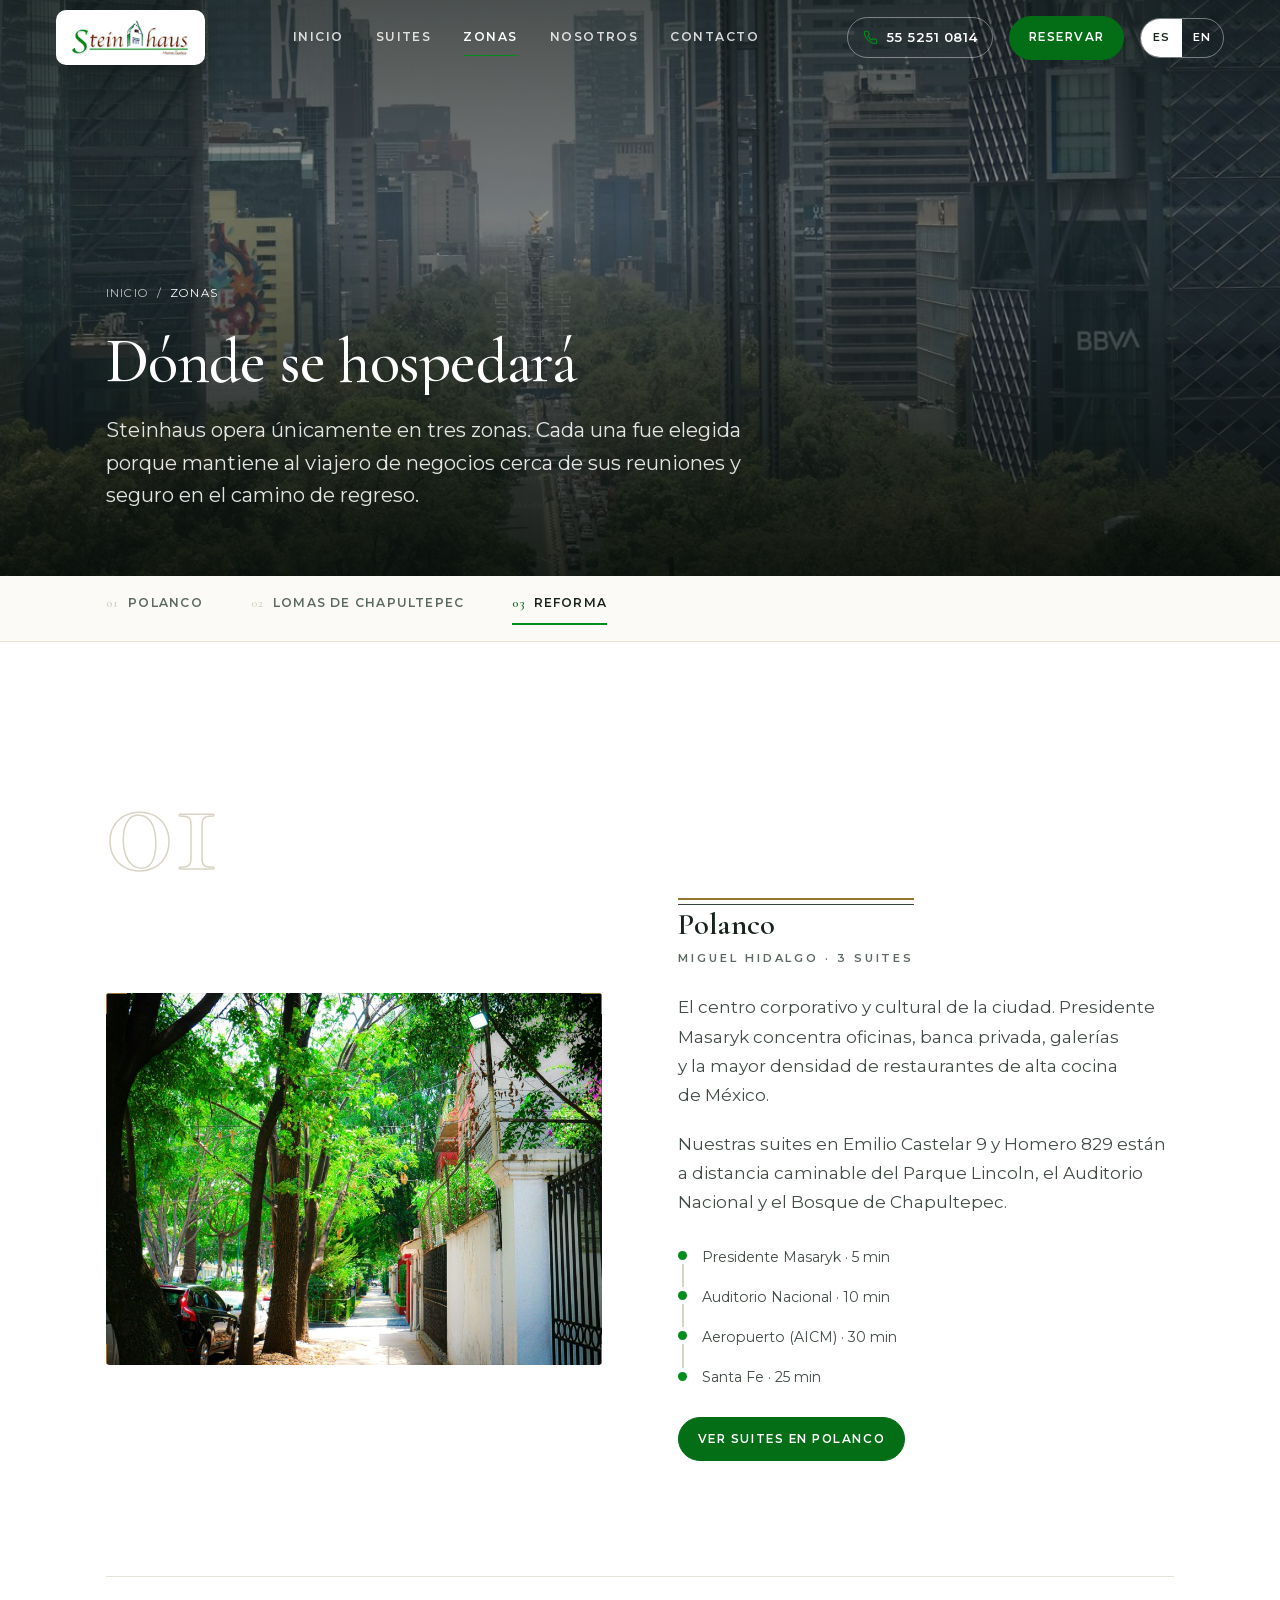
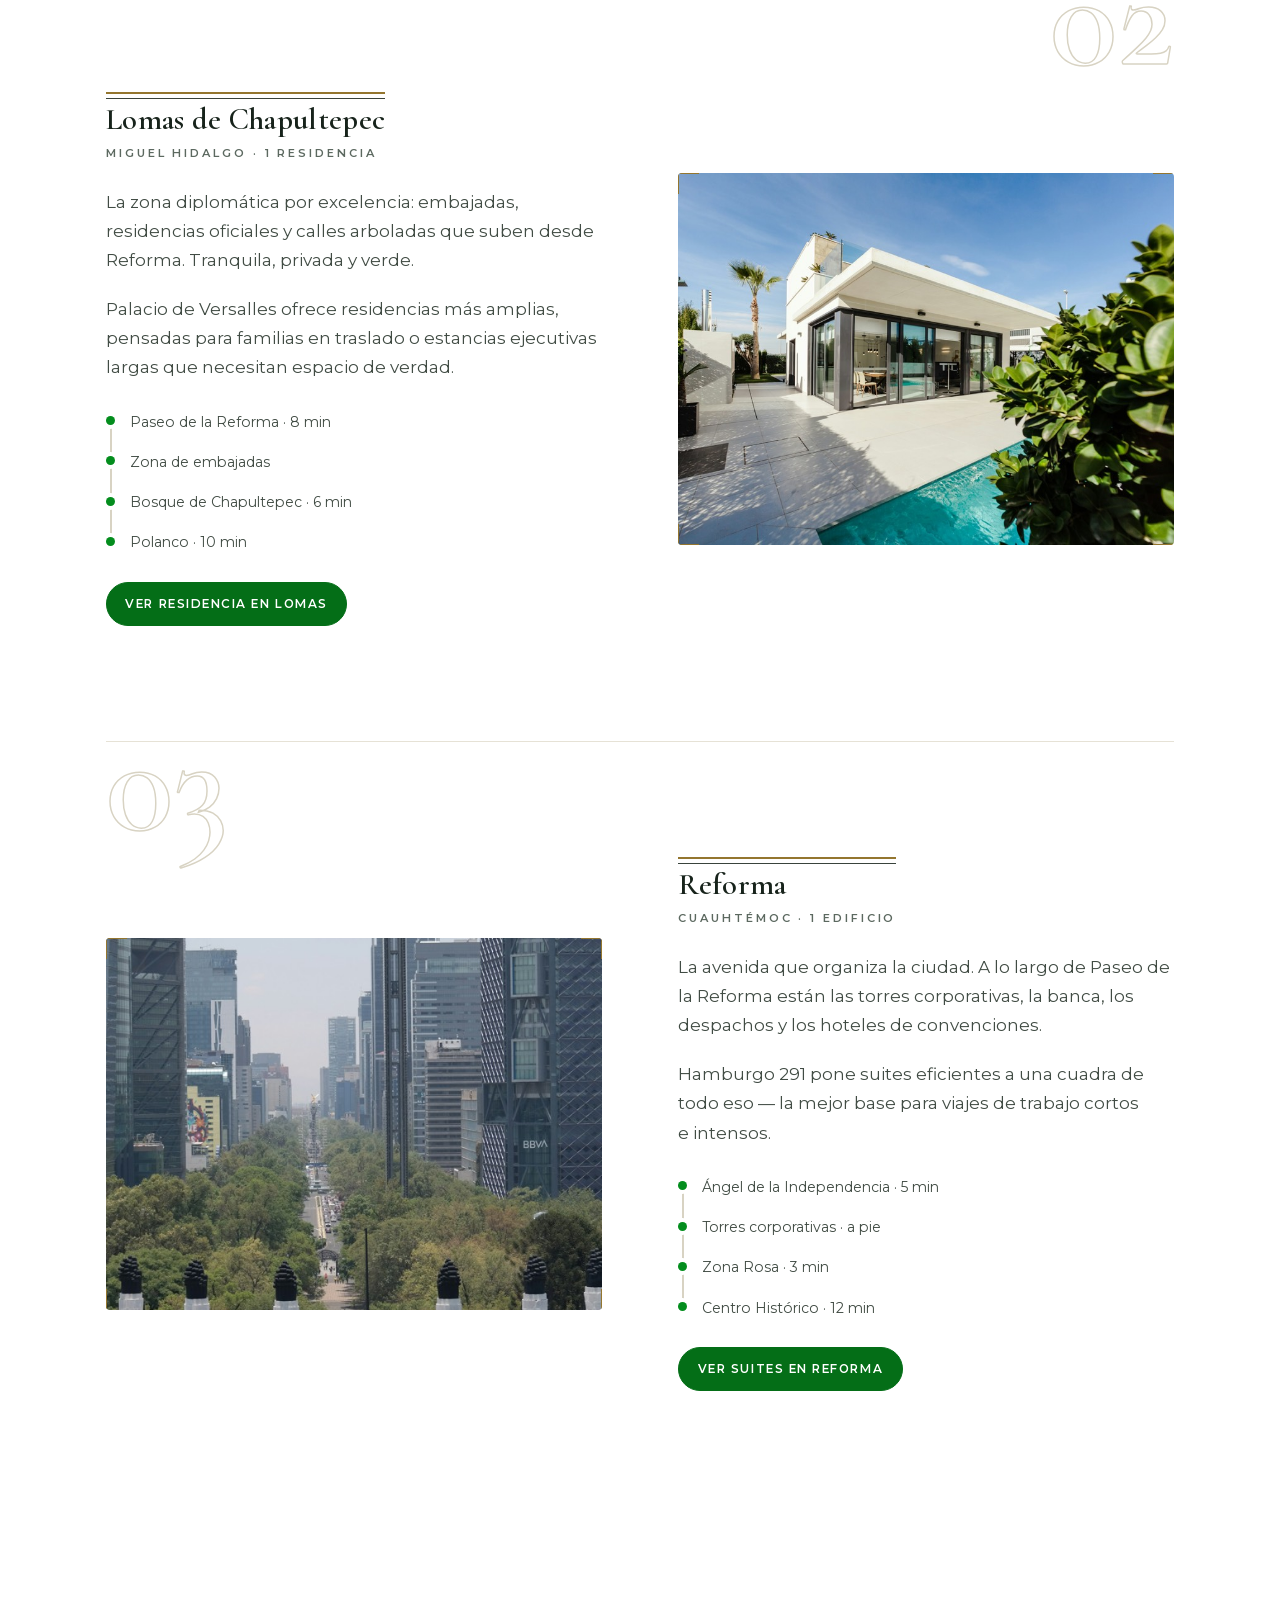
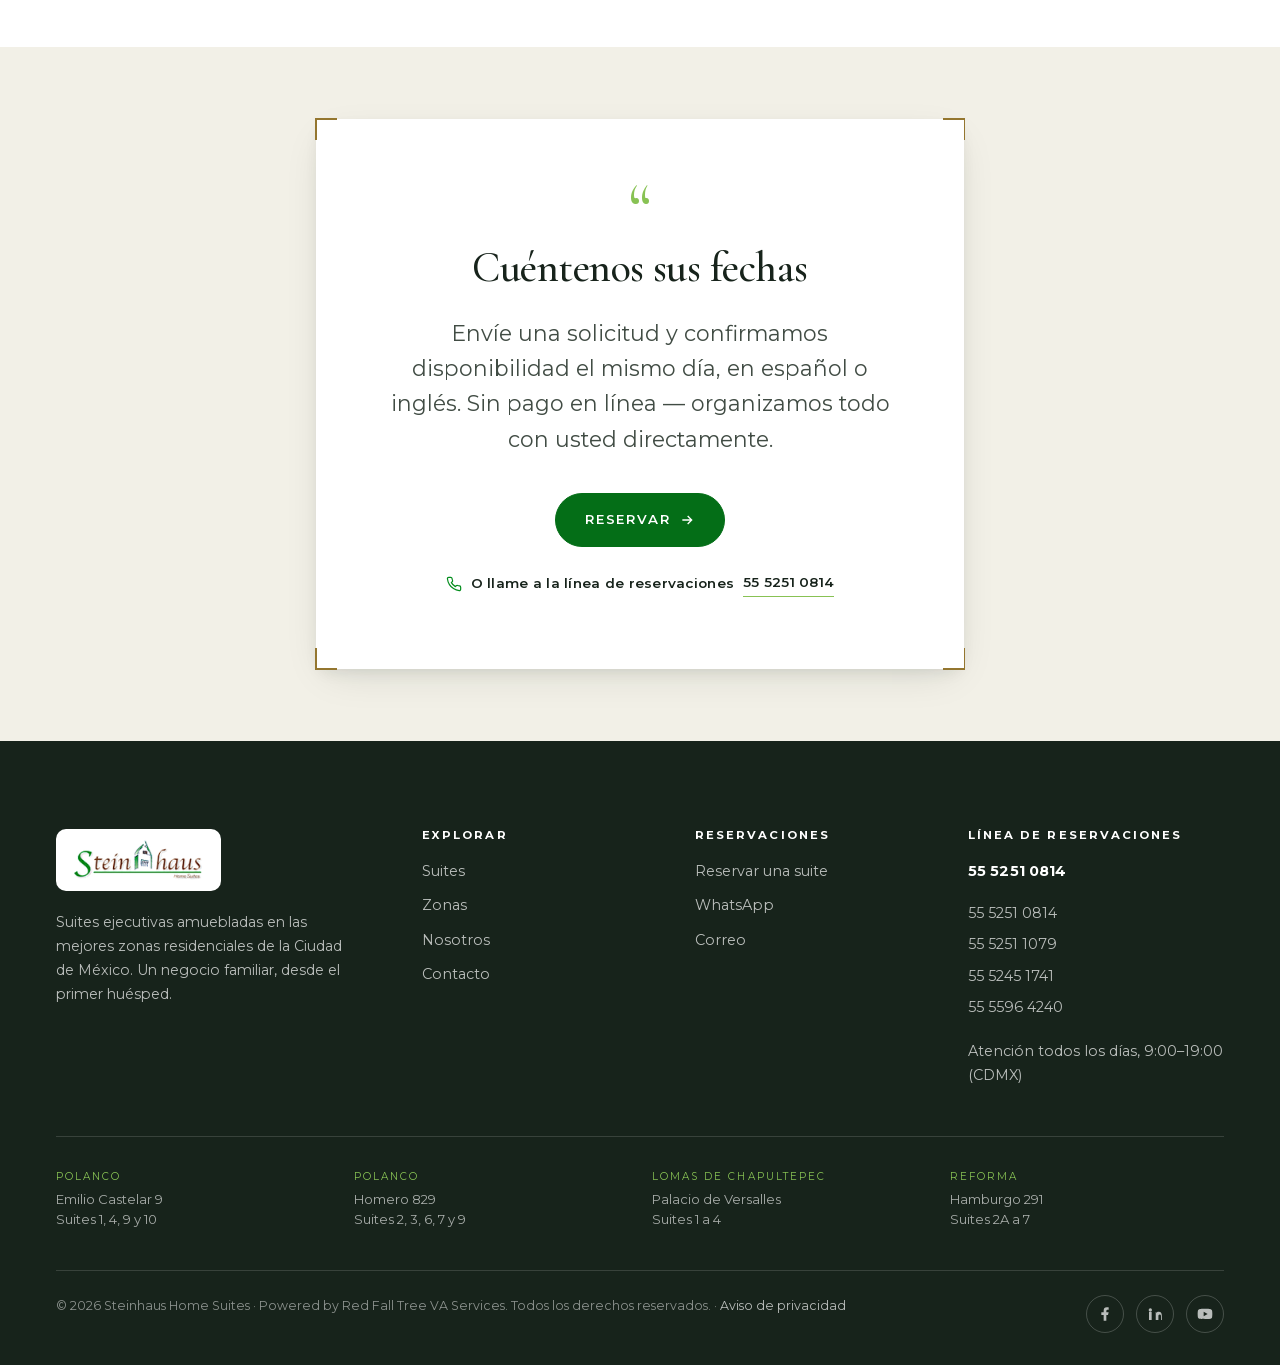
<file: zonas.html>
<!DOCTYPE html>
<html lang="es">
<head>
<meta charset="UTF-8" />
<meta name="viewport" content="width=device-width, initial-scale=1" />
<title data-i18n="zones.meta.title">Zonas — Polanco, Lomas de Chapultepec, Reforma | Steinhaus</title>
<meta name="description" data-i18n="zones.meta.desc" content="Dónde están las suites Steinhaus y por qué: Polanco, Lomas de Chapultepec y Reforma — el núcleo de negocios y diplomático de la Ciudad de México." />
<link rel="canonical" href="https://www.steinhaus.com.mx/zonas.html" />
<link rel="alternate" hreflang="es" href="https://www.steinhaus.com.mx/zonas.html" />
<link rel="alternate" hreflang="en" href="https://www.steinhaus.com.mx/zonas.html?lang=en" />
<link rel="alternate" hreflang="x-default" href="https://www.steinhaus.com.mx/zonas.html" />
<meta property="og:type" content="website" />
<meta property="og:title" content="Zonas — Polanco, Lomas de Chapultepec, Reforma | Steinhaus" />
<meta property="og:description" content="Dónde están las suites Steinhaus y por qué: Polanco, Lomas de Chapultepec y Reforma — el núcleo de negocios y diplomático de la Ciudad de México." />
<meta property="og:image" content="https://www.steinhaus.com.mx/assets/img/edificio-lg.jpg" />
<meta name="theme-color" content="#038d1d" />
<link rel="icon" href="assets/img/favicon.svg" type="image/svg+xml" />
<link rel="stylesheet" href="assets/css/styles.css" />

</head>
<body class="lang-es">
<a class="skip" href="#main">Saltar al contenido</a>

<header class="header header--over" id="site-header">
  <div class="header__inner">
    <a class="brand" href="index.html" aria-label="Steinhaus Home Suites — Inicio">
      <span class="brand__plate"><img class="brand__logo" src="assets/img/logo-transparent@2x.png" alt="Steinhaus Home Suites" width="193" height="66" /></span>
    </a>
    <nav class="header__nav" aria-label="Principal">
      <a class="navlink" href="index.html" data-i18n="nav.home">Inicio</a>
      <a class="navlink" href="suites.html" data-i18n="nav.suites">Suites</a>
      <a class="navlink" href="zonas.html" aria-current="page" data-i18n="nav.zones">Zonas</a>
      <a class="navlink" href="nosotros.html" data-i18n="nav.about">Nosotros</a>
      <a class="navlink" href="contacto.html" data-i18n="nav.contact">Contacto</a>
      <a class="navlink navlink--panel" href="reservar.html" data-i18n="nav.book">Reservar</a>
      <a class="navlink navlink--panel" href="tel:+525552510814" data-cfg-tel data-i18n="nav.call">Llamar</a>
    </nav>
    <div class="header__actions">
      <a class="header__call" href="tel:+525552510814" data-cfg-tel aria-label="Llamar a Steinhaus">
        <svg viewBox="0 0 24 24" fill="none" stroke="currentColor" stroke-width="1.8" aria-hidden="true"><path d="M22 16.92v3a2 2 0 0 1-2.18 2 19.79 19.79 0 0 1-8.63-3.07 19.5 19.5 0 0 1-6-6 19.79 19.79 0 0 1-3.07-8.67A2 2 0 0 1 4.11 2h3a2 2 0 0 1 2 1.72c.13.96.36 1.9.7 2.81a2 2 0 0 1-.45 2.11L8.09 9.91a16 16 0 0 0 6 6l1.27-1.27a2 2 0 0 1 2.11-.45c.9.34 1.85.57 2.81.7A2 2 0 0 1 22 16.92Z"/></svg>
        <span class="header__call-label" data-cfg-tel-display>55 5251 0814</span>
      </a>
      <a class="btn btn--sm header__book" href="reservar.html" data-i18n="nav.book">Reservar</a>
      <div class="lang" role="group" aria-label="Idioma / Language">
        <button class="lang__btn" data-lang="es" type="button" aria-pressed="true">ES</button>
        <button class="lang__btn" data-lang="en" type="button" aria-pressed="false">EN</button>
      </div>
      <button class="navtoggle" type="button" aria-label="Menú" aria-expanded="false"><span></span></button>
    </div>
  </div>
</header>

<main id="main">
<section class="pagehero">
  <div class="pagehero__media"><img src="assets/img/zona-reforma-lg.jpg" alt="Paseo de la Reforma con torres corporativas al fondo." width="1800" height="1150" /></div>
  <div class="container">
    <nav class="crumbs" aria-label="Ruta">
      <a href="index.html" data-i18n="nav.home">Inicio</a> <span aria-hidden="true">/</span> <span aria-current="page" data-i18n="nav.zones">Zonas</span>
    </nav>
    <h1 data-i18n="zones.hero.h">Dónde se hospedará</h1>
    <p class="lede" data-i18n="zones.hero.p">Steinhaus opera únicamente en tres zonas. Cada una fue elegida porque mantiene al viajero de negocios cerca de sus reuniones y seguro en el camino de regreso.</p>
  </div>
</section>

<nav class="district-nav" aria-label="Ir a un distrito">
  <div class="container">
    <div class="district-nav__inner">
      <a class="district-nav__link" href="#polanco"><em>01</em> Polanco</a>
      <a class="district-nav__link" href="#lomas"><em>02</em> Lomas de Chapultepec</a>
      <a class="district-nav__link" href="#reforma"><em>03</em> Reforma</a>
    </div>
  </div>
</nav>

<section class="section">
  <div class="container">

    <article class="district reveal" id="polanco">
      <span class="district__index" aria-hidden="true">01</span>
      <div class="district__media bracket-frame">
        <span class="bf-corner bf-tl" aria-hidden="true"></span><span class="bf-corner bf-tr" aria-hidden="true"></span><span class="bf-corner bf-bl" aria-hidden="true"></span><span class="bf-corner bf-br" aria-hidden="true"></span>
        <img src="assets/img/zona-polanco-md.jpg" alt="Calle arbolada residencial de Polanco, Ciudad de México." width="900" height="675" loading="lazy" />
      </div>
      <div class="district__body">
        <div class="plate"><span class="plate__addr">Polanco</span><span class="plate__zone">Miguel Hidalgo · 3 suites</span></div>
        <div class="prose">
          <p data-i18n="zones.polanco.p1">El centro corporativo y cultural de la ciudad. Presidente Masaryk concentra oficinas, banca privada, galerías y la mayor densidad de restaurantes de alta cocina de México.</p>
          <p data-i18n="zones.polanco.p2">Nuestras suites en Emilio Castelar 9 y Homero 829 están a distancia caminable del Parque Lincoln, el Auditorio Nacional y el Bosque de Chapultepec.</p>
        </div>
        <ul class="district__map" aria-label="Distancias desde Polanco">
          <li><span class="district__dot" aria-hidden="true"></span><span data-i18n="zones.polanco.n1">Presidente Masaryk · 5 min</span></li>
          <li><span class="district__dot" aria-hidden="true"></span><span data-i18n="zones.polanco.n2">Auditorio Nacional · 10 min</span></li>
          <li><span class="district__dot" aria-hidden="true"></span><span data-i18n="zones.polanco.n3">Aeropuerto (AICM) · 30 min</span></li>
          <li><span class="district__dot" aria-hidden="true"></span><span data-i18n="zones.polanco.n4">Santa Fe · 25 min</span></li>
        </ul>
        <div class="district__actions">
          <a class="btn btn--sm" href="suites.html#polanco" data-i18n="zones.seeSuites">Ver suites en Polanco</a>
        </div>
      </div>
    </article>

    <article class="district reveal" id="lomas">
      <span class="district__index" aria-hidden="true">02</span>
      <div class="district__media bracket-frame">
        <span class="bf-corner bf-tl" aria-hidden="true"></span><span class="bf-corner bf-tr" aria-hidden="true"></span><span class="bf-corner bf-bl" aria-hidden="true"></span><span class="bf-corner bf-br" aria-hidden="true"></span>
        <img src="assets/img/zona-lomas-md.jpg" alt="Residencia moderna en Lomas de Chapultepec." width="900" height="675" loading="lazy" />
      </div>
      <div class="district__body">
        <div class="plate"><span class="plate__addr">Lomas de Chapultepec</span><span class="plate__zone">Miguel Hidalgo · 1 residencia</span></div>
        <div class="prose">
          <p data-i18n="zones.lomas.p1">La zona diplomática por excelencia: embajadas, residencias oficiales y calles arboladas que suben desde Reforma. Tranquila, privada y verde.</p>
          <p data-i18n="zones.lomas.p2">Palacio de Versalles ofrece residencias más amplias, pensadas para familias en traslado o estancias ejecutivas largas que necesitan espacio de verdad.</p>
        </div>
        <ul class="district__map" aria-label="Distancias desde Lomas de Chapultepec">
          <li><span class="district__dot" aria-hidden="true"></span><span data-i18n="zones.lomas.n1">Paseo de la Reforma · 8 min</span></li>
          <li><span class="district__dot" aria-hidden="true"></span><span data-i18n="zones.lomas.n2">Zona de embajadas</span></li>
          <li><span class="district__dot" aria-hidden="true"></span><span data-i18n="zones.lomas.n3">Bosque de Chapultepec · 6 min</span></li>
          <li><span class="district__dot" aria-hidden="true"></span><span data-i18n="zones.lomas.n4">Polanco · 10 min</span></li>
        </ul>
        <div class="district__actions">
          <a class="btn btn--sm" href="suites.html#lomas" data-i18n="zones.seeSuites">Ver residencia en Lomas</a>
        </div>
      </div>
    </article>

    <article class="district reveal" id="reforma">
      <span class="district__index" aria-hidden="true">03</span>
      <div class="district__media bracket-frame">
        <span class="bf-corner bf-tl" aria-hidden="true"></span><span class="bf-corner bf-tr" aria-hidden="true"></span><span class="bf-corner bf-bl" aria-hidden="true"></span><span class="bf-corner bf-br" aria-hidden="true"></span>
        <img src="assets/img/zona-reforma-md.jpg" alt="Paseo de la Reforma con torres corporativas y árboles." width="900" height="675" loading="lazy" />
      </div>
      <div class="district__body">
        <div class="plate"><span class="plate__addr">Reforma</span><span class="plate__zone">Cuauhtémoc · 1 edificio</span></div>
        <div class="prose">
          <p data-i18n="zones.reforma.p1">La avenida que organiza la ciudad. A lo largo de Paseo de la Reforma están las torres corporativas, la banca, los despachos y los hoteles de convenciones.</p>
          <p data-i18n="zones.reforma.p2">Hamburgo 291 pone suites eficientes a una cuadra de todo eso — la mejor base para viajes de trabajo cortos e intensos.</p>
        </div>
        <ul class="district__map" aria-label="Distancias desde Reforma">
          <li><span class="district__dot" aria-hidden="true"></span><span data-i18n="zones.reforma.n1">Ángel de la Independencia · 5 min</span></li>
          <li><span class="district__dot" aria-hidden="true"></span><span data-i18n="zones.reforma.n2">Torres corporativas · a pie</span></li>
          <li><span class="district__dot" aria-hidden="true"></span><span data-i18n="zones.reforma.n3">Zona Rosa · 3 min</span></li>
          <li><span class="district__dot" aria-hidden="true"></span><span data-i18n="zones.reforma.n4">Centro Histórico · 12 min</span></li>
        </ul>
        <div class="district__actions">
          <a class="btn btn--sm" href="suites.html#reforma" data-i18n="zones.seeSuites">Ver suites en Reforma</a>
        </div>
      </div>
    </article>

  </div>
</section>

<section class="cta-band section--tight">
  <div class="container container--narrow">
    <div class="cta-card bracket-frame reveal">
      <span class="bf-corner bf-tl" aria-hidden="true"></span><span class="bf-corner bf-tr" aria-hidden="true"></span><span class="bf-corner bf-bl" aria-hidden="true"></span><span class="bf-corner bf-br" aria-hidden="true"></span>
      <p class="cta-card__mark" aria-hidden="true">&ldquo;</p>
      <h2 data-i18n="home.cta.h">Cuéntenos sus fechas</h2>
      <p class="lede" data-i18n="home.cta.p">Envíe una solicitud y confirmamos disponibilidad el mismo día, en español o inglés. Sin pago en línea — organizamos todo con usted directamente.</p>
      <div class="cta-card__row">
        <a class="btn" href="reservar.html"><span data-i18n="cta.book">Reservar</span> <svg class="btn__arrow" width="16" height="16" viewBox="0 0 24 24" fill="none" stroke="currentColor" stroke-width="2" aria-hidden="true"><path d="M5 12h14M13 6l6 6-6 6"/></svg></a>
        <a class="cta-card__phone" href="tel:+525552510814" data-cfg-tel>
          <svg viewBox="0 0 24 24" fill="none" stroke="currentColor" stroke-width="1.8" aria-hidden="true"><path d="M22 16.92v3a2 2 0 0 1-2.18 2 19.79 19.79 0 0 1-8.63-3.07 19.5 19.5 0 0 1-6-6 19.79 19.79 0 0 1-3.07-8.67A2 2 0 0 1 4.11 2h3a2 2 0 0 1 2 1.72c.13.96.36 1.9.7 2.81a2 2 0 0 1-.45 2.11L8.09 9.91a16 16 0 0 0 6 6l1.27-1.27a2 2 0 0 1 2.11-.45c.9.34 1.85.57 2.81.7A2 2 0 0 1 22 16.92Z"/></svg>
          <span data-i18n="home.cta.or">O llame a la línea de reservaciones</span> <b data-cfg-tel-display>55 5251 0814</b>
        </a>
      </div>
    </div>
  </div>
</section>
</main>

<footer class="footer">
  <div class="container container--wide">
    <div class="footer__top">
      <div class="footer__brand">
        <a class="brand" href="index.html" aria-label="Steinhaus Home Suites">
          <span class="brand__plate"><img class="brand__logo" src="assets/img/logo-transparent@2x.png" alt="Steinhaus Home Suites" width="193" height="66" /></span>
        </a>
        <p data-i18n="footer.tag">Suites ejecutivas amuebladas en las mejores zonas residenciales de la Ciudad de México. Un negocio familiar, desde el primer huésped.</p>
      </div>
      <div class="footer__col">
        <h4 data-i18n="footer.explore">Explorar</h4>
        <ul>
          <li><a href="suites.html" data-i18n="nav.suites">Suites</a></li>
          <li><a href="zonas.html" data-i18n="nav.zones">Zonas</a></li>
          <li><a href="nosotros.html" data-i18n="nav.about">Nosotros</a></li>
          <li><a href="contacto.html" data-i18n="nav.contact">Contacto</a></li>
        </ul>
      </div>
      <div class="footer__col">
        <h4 data-i18n="footer.reserve">Reservaciones</h4>
        <ul>
          <li><a href="reservar.html" data-i18n="footer.faqLink">Reservar una suite</a></li>
          <li><a href="#" data-cfg-wa target="_blank" rel="noopener">WhatsApp</a></li>
          <li><a href="#" data-cfg-email>Correo</a></li>
        </ul>
      </div>
      <div class="footer__col">
        <h4 data-i18n="footer.callTitle">Línea de reservaciones</h4>
        <ul>
          <li><a class="footer__call" href="tel:+525552510814" data-cfg-tel><span data-cfg-tel-display>55 5251 0814</span></a></li>
          <li data-cfg-phone-list style="display:flex;flex-direction:column;gap:.4rem;margin-top:.5rem"></li>
          <li style="margin-top:.6rem" data-i18n="footer.hours">Atención todos los días, 9:00–19:00 (CDMX)</li>
        </ul>
      </div>
    </div>
    <dl class="footer__directory">
      <div><dt>Polanco</dt><dd>Emilio Castelar 9<br />Suites 1, 4, 9 y 10</dd></div>
      <div><dt>Polanco</dt><dd>Homero 829<br />Suites 2, 3, 6, 7 y 9</dd></div>
      <div><dt>Lomas de Chapultepec</dt><dd>Palacio de Versalles<br />Suites 1 a 4</dd></div>
      <div><dt>Reforma</dt><dd>Hamburgo 291<br />Suites 2A a 7</dd></div>
    </dl>
    <div class="footer__bar">
      <span>© <span data-year>2026</span> Steinhaus Home Suites <span class="footer__credit" data-i18n="footer.credit">· Powered by Red Fall Tree VA Services</span>. <span data-i18n="footer.rights">Todos los derechos reservados.</span> · <a href="aviso-de-privacidad.html" data-i18n="footer.privacy">Aviso de privacidad</a></span>
      <span class="footer__socials">
        <a href="#" data-cfg-social="facebook" target="_blank" rel="noopener" aria-label="Facebook"><svg viewBox="0 0 24 24" fill="currentColor" aria-hidden="true"><path d="M14 13.5h2.5l1-4H14v-2c0-1 .5-2 2-2h1.5V2.1S16 2 14.6 2C11.6 2 10 3.8 10 7v2.5H6.5v4H10V22h4v-8.5Z"/></svg></a>
        <a href="#" data-cfg-social="linkedin" target="_blank" rel="noopener" aria-label="LinkedIn"><svg viewBox="0 0 24 24" fill="currentColor" aria-hidden="true"><path d="M4.98 3.5a2.5 2.5 0 1 0 0 5 2.5 2.5 0 0 0 0-5ZM3 9h4v12H3V9Zm7 0h3.7v1.7h.05c.5-1 1.8-2 3.75-2 4 0 4.75 2.6 4.75 6V21H21v-5.4c0-1.3 0-3-1.8-3s-2.1 1.4-2.1 2.9V21h-4V9Z"/></svg></a>
        <a href="#" data-cfg-social="youtube" target="_blank" rel="noopener" aria-label="YouTube"><svg viewBox="0 0 24 24" fill="currentColor" aria-hidden="true"><path d="M23 12s0-3.5-.45-5.2a2.8 2.8 0 0 0-2-2C18.8 4.3 12 4.3 12 4.3s-6.8 0-8.55.5a2.8 2.8 0 0 0-2 2C1 8.5 1 12 1 12s0 3.5.45 5.2a2.8 2.8 0 0 0 2 2c1.75.5 8.55.5 8.55.5s6.8 0 8.55-.5a2.8 2.8 0 0 0 2-2C23 15.5 23 12 23 12ZM10 15.5v-7l6 3.5-6 3.5Z"/></svg></a>
      </span>
    </div>
  </div>
</footer>

<a class="callfab" href="tel:+525552510814" data-cfg-tel aria-label="Llamar ahora">
  <svg viewBox="0 0 24 24" fill="none" stroke="currentColor" stroke-width="1.9" aria-hidden="true"><path d="M22 16.92v3a2 2 0 0 1-2.18 2 19.79 19.79 0 0 1-8.63-3.07 19.5 19.5 0 0 1-6-6 19.79 19.79 0 0 1-3.07-8.67A2 2 0 0 1 4.11 2h3a2 2 0 0 1 2 1.72c.13.96.36 1.9.7 2.81a2 2 0 0 1-.45 2.11L8.09 9.91a16 16 0 0 0 6 6l1.27-1.27a2 2 0 0 1 2.11-.45c.9.34 1.85.57 2.81.7A2 2 0 0 1 22 16.92Z"/></svg>
</a>

<script src="assets/js/config.js"></script>
<script src="assets/js/data.js"></script>
<script src="assets/js/i18n.js"></script>
<script src="assets/js/main.js"></script>
<script src="assets/js/magnetic.js"></script>
<script src="assets/js/zonas.js"></script>

</body>
</html>
</file>
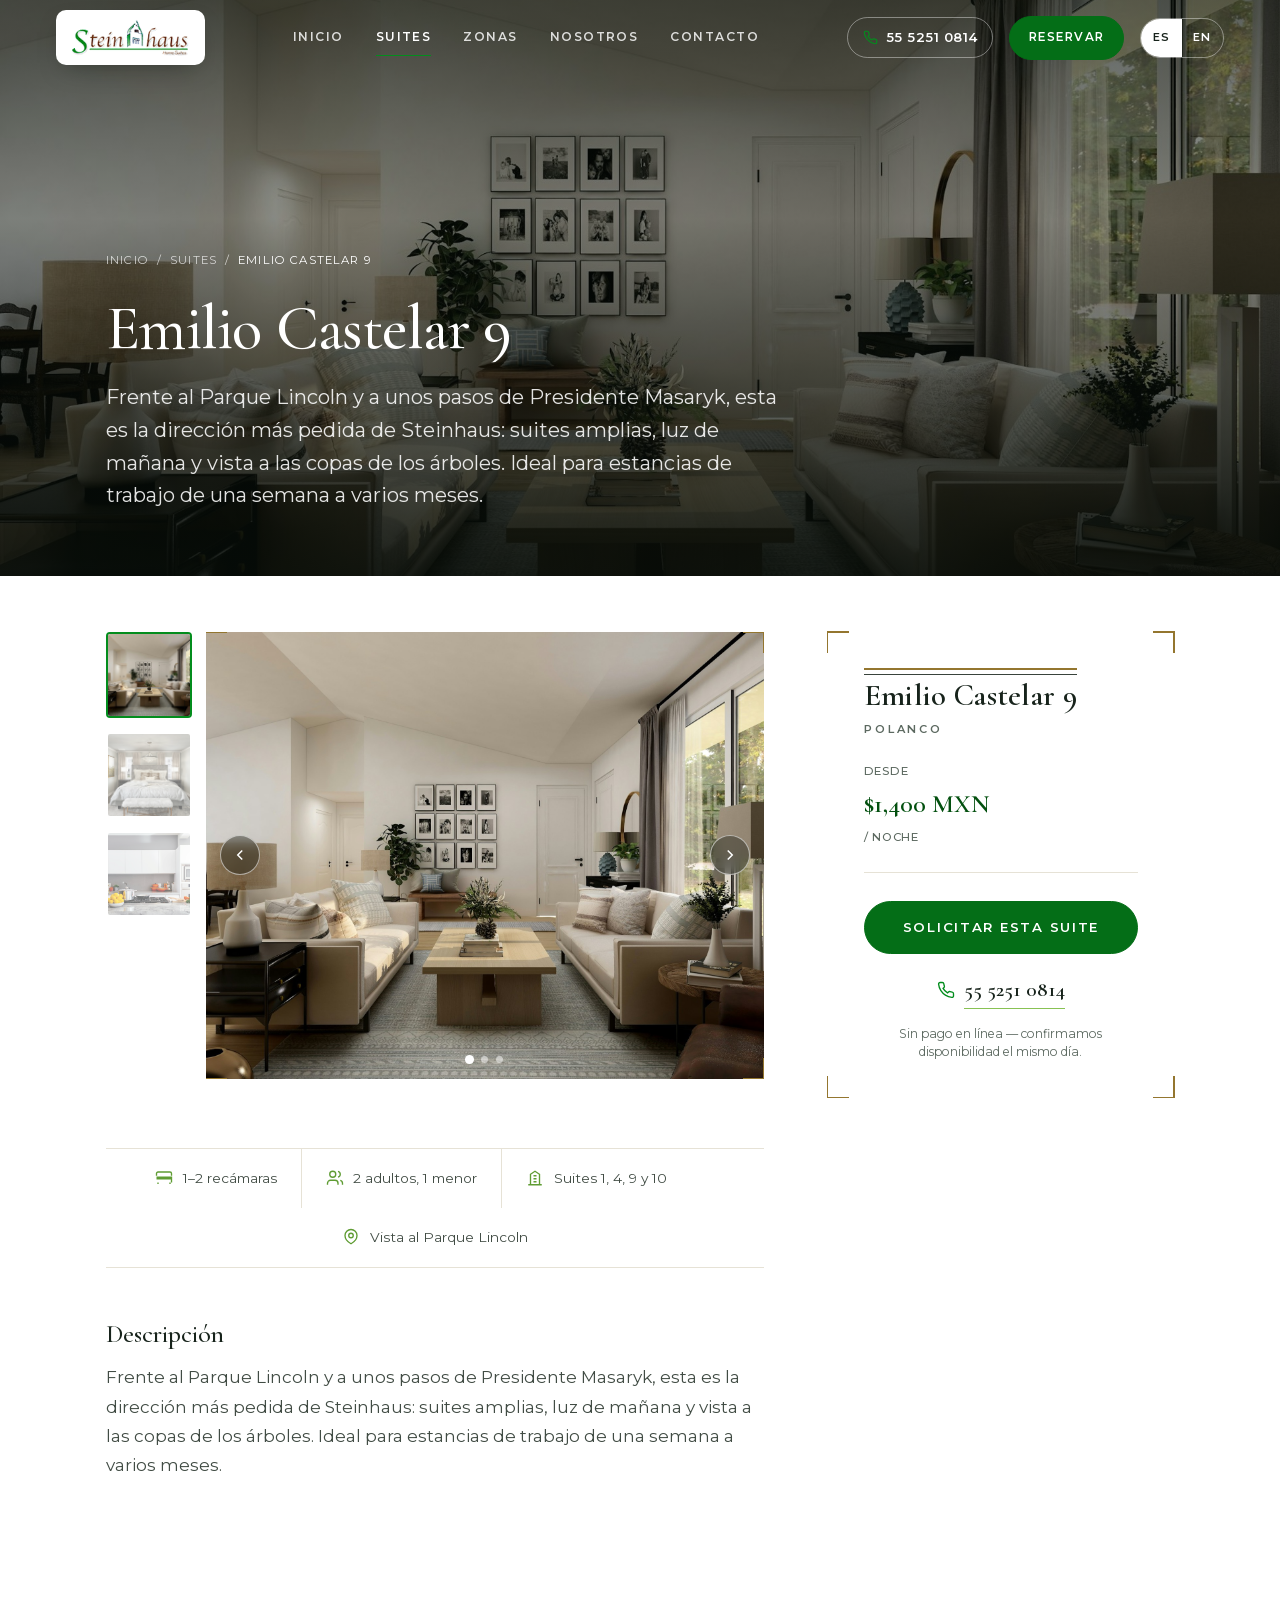
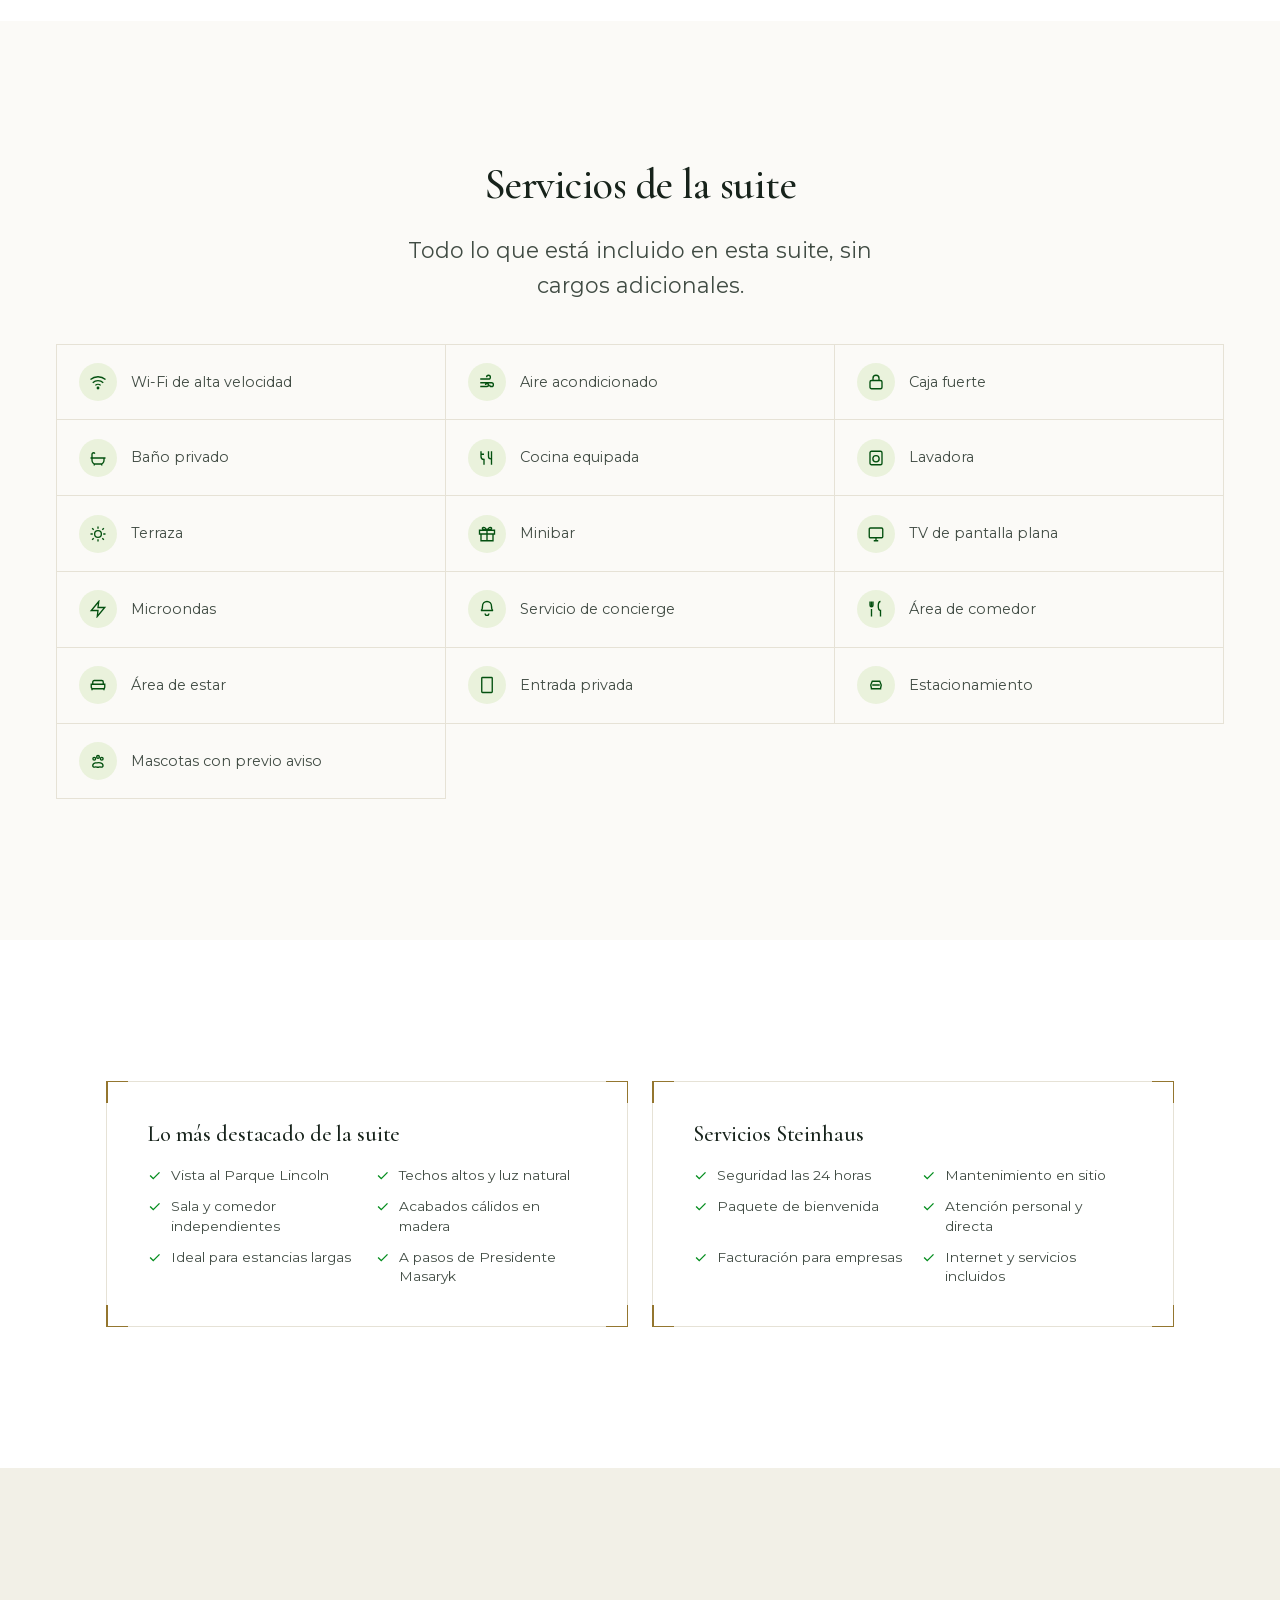
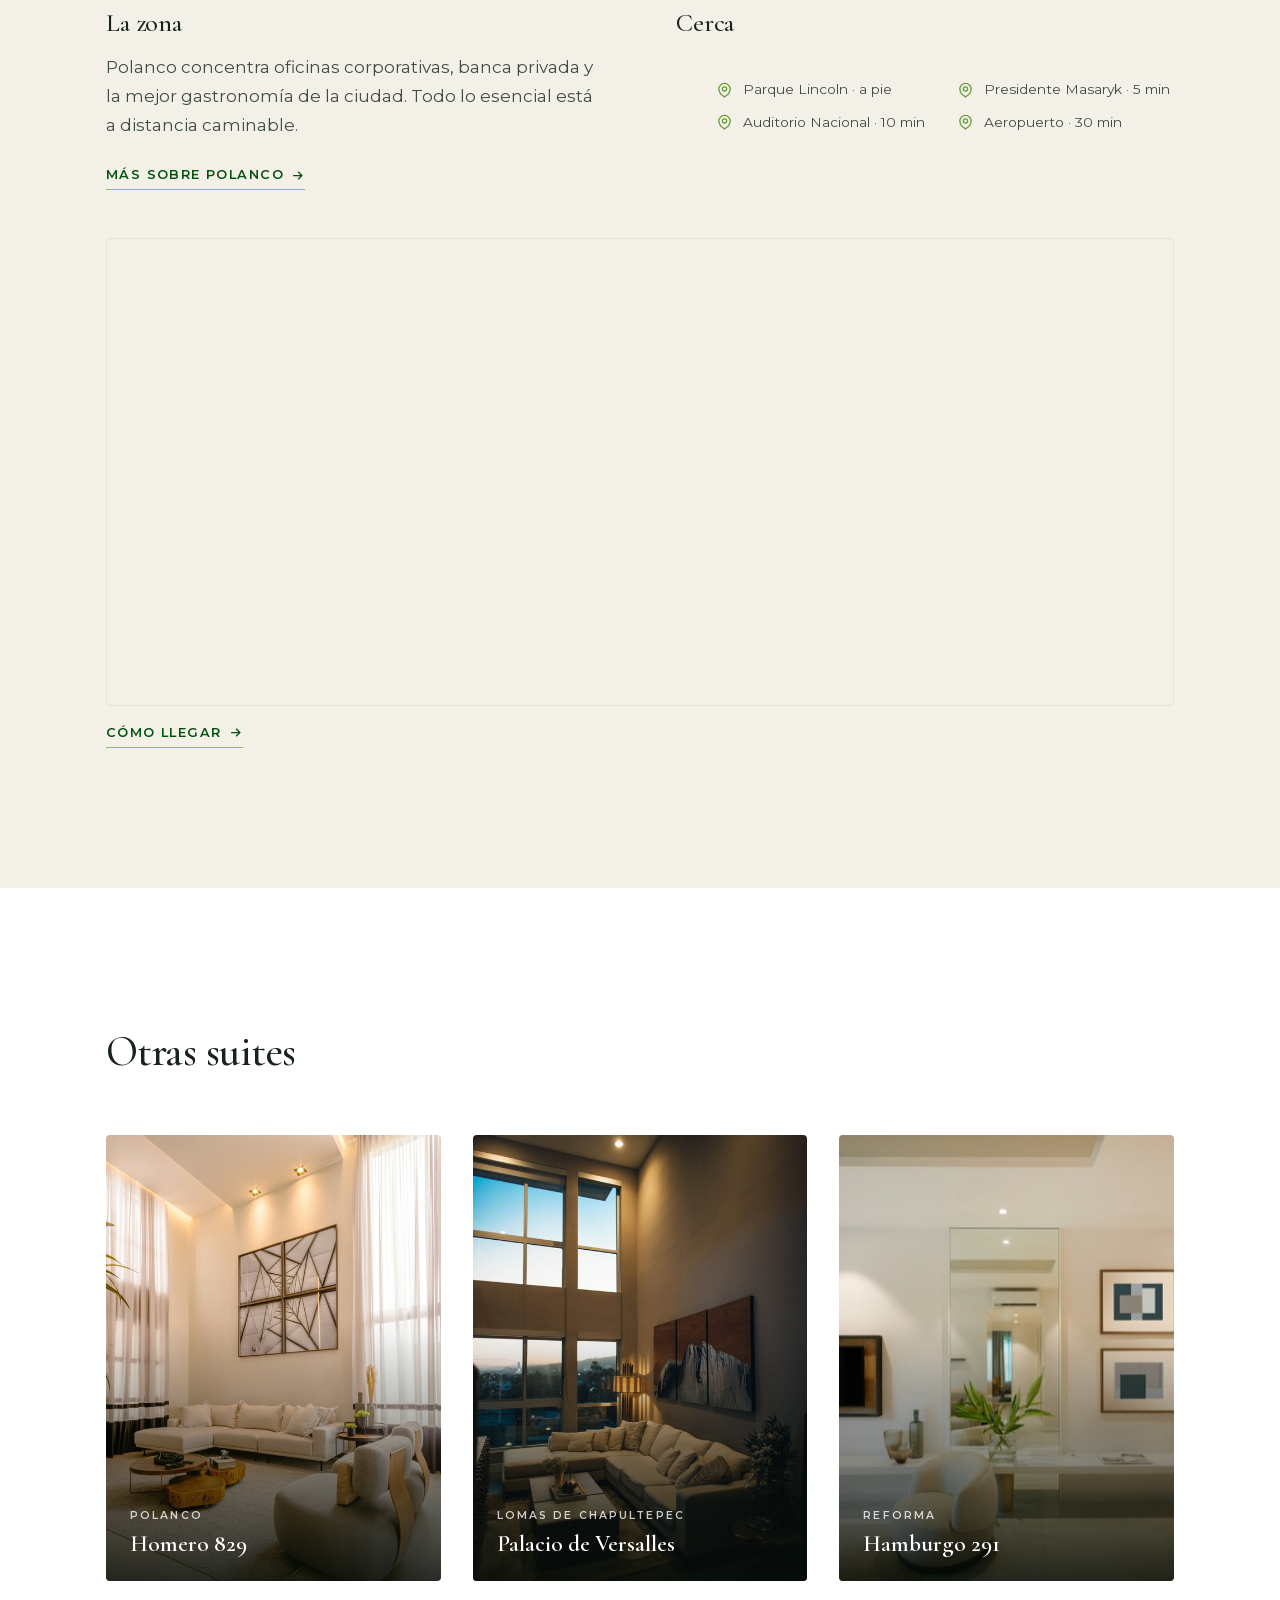
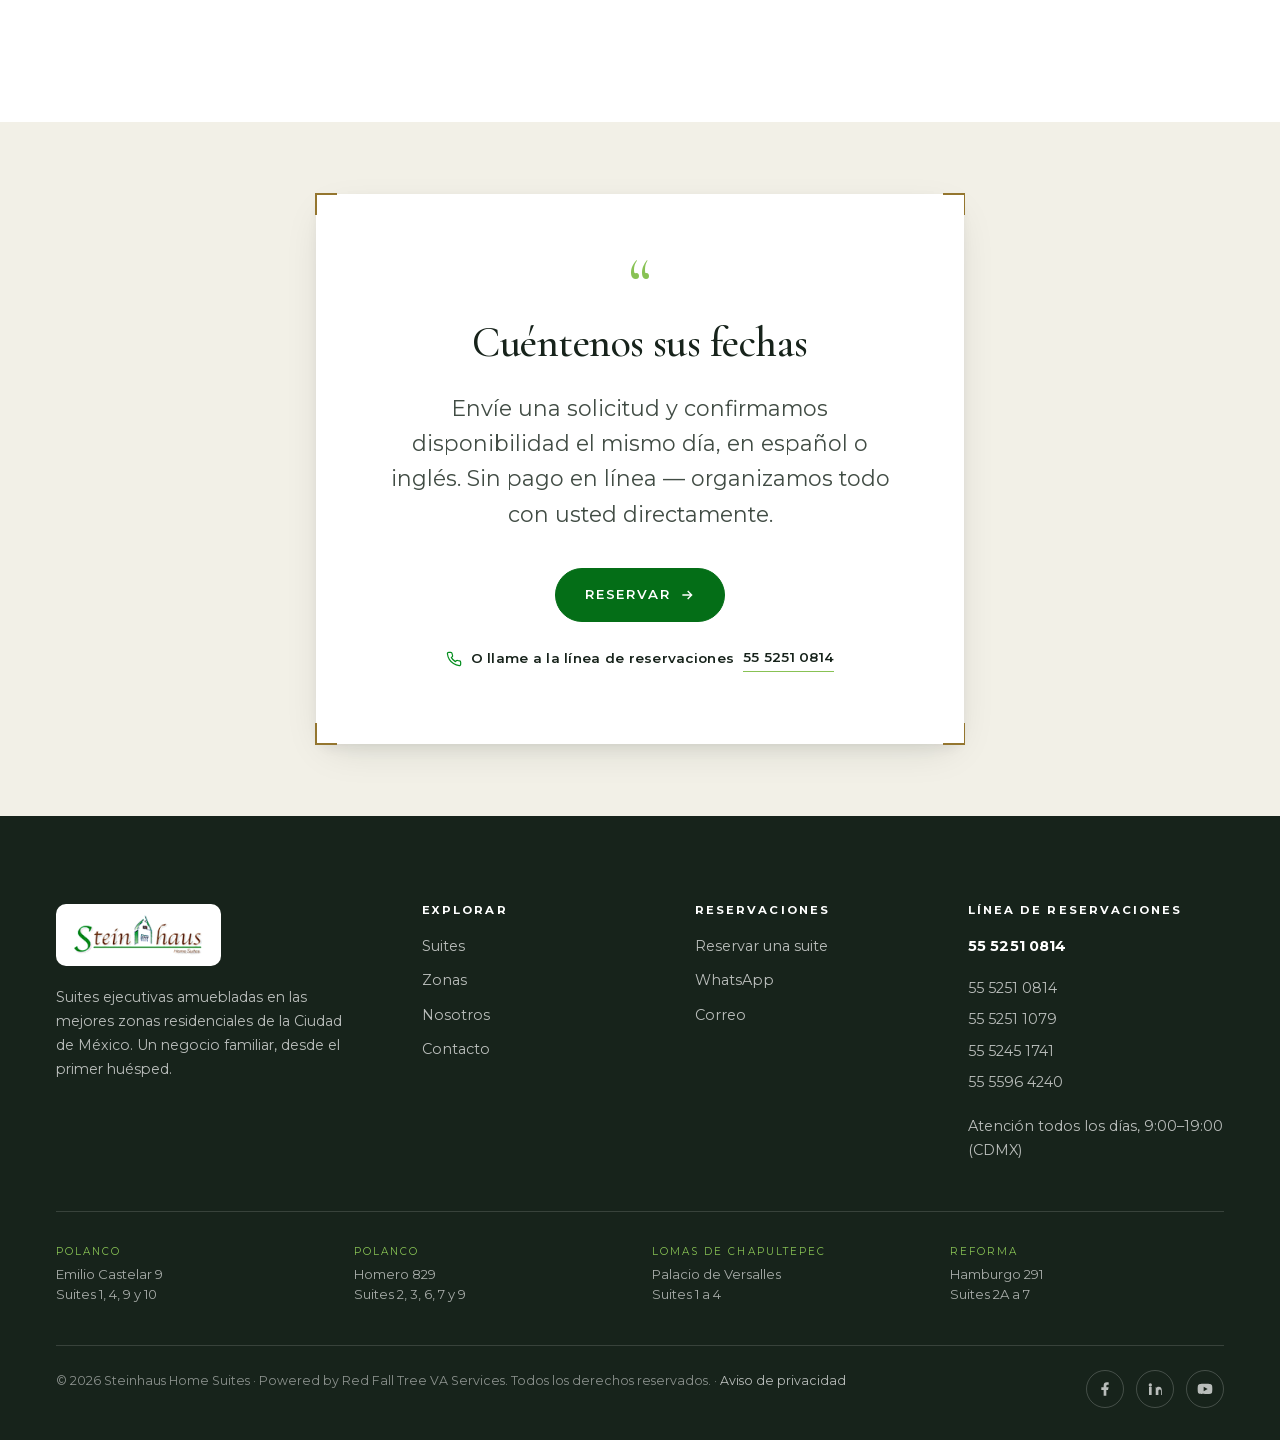
<file: suites/emilio-castelar-9.html>
<!DOCTYPE html>
<html lang="es">
<head>
<meta charset="UTF-8" />
<meta name="viewport" content="width=device-width, initial-scale=1" />
<title data-i18n="suiteC.meta.title">Suite en Emilio Castelar 9, Polanco — Steinhaus Home Suites</title>
<meta name="description" data-i18n="suiteC.meta.desc" content="Suite ejecutiva amueblada frente al Parque Lincoln, Polanco. 1–2 recámaras, desde $1,400 MXN/noche. Wi-Fi, servicios y estacionamiento incluidos." />
<link rel="canonical" href="https://www.steinhaus.com.mx/suites/emilio-castelar-9.html" />
<link rel="alternate" hreflang="es" href="https://www.steinhaus.com.mx/suites/emilio-castelar-9.html" />
<link rel="alternate" hreflang="en" href="https://www.steinhaus.com.mx/suites/emilio-castelar-9.html?lang=en" />
<link rel="alternate" hreflang="x-default" href="https://www.steinhaus.com.mx/suites/emilio-castelar-9.html" />
<meta property="og:type" content="website" />
<meta property="og:title" content="Suite en Emilio Castelar 9, Polanco — Steinhaus Home Suites" />
<meta property="og:description" content="Suite ejecutiva amueblada frente al Parque Lincoln, Polanco. 1–2 recámaras, desde $1,400 MXN/noche. Wi-Fi, servicios y estacionamiento incluidos." />
<meta property="og:image" content="https://www.steinhaus.com.mx/assets/img/edificio-lg.jpg" />
<meta name="theme-color" content="#038d1d" />
<link rel="icon" href="../assets/img/favicon.svg" type="image/svg+xml" />
<link rel="stylesheet" href="../assets/css/styles.css" />

</head>
<body class="lang-es">
<a class="skip" href="#main">Saltar al contenido</a>

<header class="header header--over" id="site-header">
  <div class="header__inner">
    <a class="brand" href="../index.html" aria-label="Steinhaus Home Suites — Inicio">
      <span class="brand__plate"><img class="brand__logo" src="../assets/img/logo-transparent@2x.png" alt="Steinhaus Home Suites" width="193" height="66" /></span>
    </a>
    <nav class="header__nav" aria-label="Principal">
      <a class="navlink" href="../index.html" data-i18n="nav.home">Inicio</a>
      <a class="navlink" href="../suites.html" aria-current="page" data-i18n="nav.suites">Suites</a>
      <a class="navlink" href="../zonas.html" data-i18n="nav.zones">Zonas</a>
      <a class="navlink" href="../nosotros.html" data-i18n="nav.about">Nosotros</a>
      <a class="navlink" href="../contacto.html" data-i18n="nav.contact">Contacto</a>
      <a class="navlink navlink--panel" href="../reservar.html" data-i18n="nav.book">Reservar</a>
      <a class="navlink navlink--panel" href="tel:+525552510814" data-cfg-tel data-i18n="nav.call">Llamar</a>
    </nav>
    <div class="header__actions">
      <a class="header__call" href="tel:+525552510814" data-cfg-tel aria-label="Llamar a Steinhaus">
        <svg viewBox="0 0 24 24" fill="none" stroke="currentColor" stroke-width="1.8" aria-hidden="true"><path d="M22 16.92v3a2 2 0 0 1-2.18 2 19.79 19.79 0 0 1-8.63-3.07 19.5 19.5 0 0 1-6-6 19.79 19.79 0 0 1-3.07-8.67A2 2 0 0 1 4.11 2h3a2 2 0 0 1 2 1.72c.13.96.36 1.9.7 2.81a2 2 0 0 1-.45 2.11L8.09 9.91a16 16 0 0 0 6 6l1.27-1.27a2 2 0 0 1 2.11-.45c.9.34 1.85.57 2.81.7A2 2 0 0 1 22 16.92Z"/></svg>
        <span class="header__call-label" data-cfg-tel-display>55 5251 0814</span>
      </a>
      <a class="btn btn--sm header__book" href="../reservar.html" data-i18n="nav.book">Reservar</a>
      <div class="lang" role="group" aria-label="Idioma / Language">
        <button class="lang__btn" data-lang="es" type="button" aria-pressed="true">ES</button>
        <button class="lang__btn" data-lang="en" type="button" aria-pressed="false">EN</button>
      </div>
      <button class="navtoggle" type="button" aria-label="Menú" aria-expanded="false"><span></span></button>
    </div>
  </div>
</header>

<main id="main">
<section class="pagehero">
  <div class="pagehero__media"><img src="../assets/img/suite-castelar-lg.jpg" alt="Interior de la suite en Emilio Castelar 9, Polanco." width="1800" height="1200" /></div>
  <div class="container">
    <nav class="crumbs" aria-label="Ruta">
      <a href="../index.html" data-i18n="nav.home">Inicio</a> <span aria-hidden="true">/</span>
      <a href="../suites.html" data-i18n="nav.suites">Suites</a> <span aria-hidden="true">/</span>
      <span aria-current="page">Emilio Castelar 9</span>
    </nav>
    <h1>Emilio Castelar 9</h1>
    <p class="lede" data-i18n="suiteC.intro">Frente al Parque Lincoln y a unos pasos de Presidente Masaryk, esta es la dirección más pedida de Steinhaus: suites amplias, luz de mañana y vista a las copas de los árboles. Ideal para estancias de trabajo de una semana a varios meses.</p>
  </div>
</section>

<section class="section" id="galeria">
  <div class="container">
    <div class="suite-detail">
      <div class="suite-detail__main">

        <div class="suite-gallery reveal">
          <div class="suite-gallery__thumbs">
            <button type="button" class="suite-gallery__thumb on" data-gallery-thumb="0" aria-label="Ver imagen 1 de la suite"><img src="../assets/img/suite-castelar-md.jpg" alt="" loading="lazy" /></button>
            <button type="button" class="suite-gallery__thumb" data-gallery-thumb="1" aria-label="Ver imagen 2 de la suite"><img src="../assets/img/bedroom-serene-md.jpg" alt="" loading="lazy" /></button>
            <button type="button" class="suite-gallery__thumb" data-gallery-thumb="2" aria-label="Ver imagen 3 de la suite"><img src="../assets/img/detail-kitchen-md.jpg" alt="" loading="lazy" /></button>
          </div>
          <div class="suite-intro__gallery bracket-frame" data-suite-gallery>
            <span class="bf-corner bf-tl" aria-hidden="true"></span><span class="bf-corner bf-tr" aria-hidden="true"></span><span class="bf-corner bf-bl" aria-hidden="true"></span><span class="bf-corner bf-br" aria-hidden="true"></span>
            <button type="button" class="suite-intro__arrow suite-intro__arrow--prev" data-gallery-prev aria-label="Imagen anterior"><svg viewBox="0 0 24 24" fill="none" stroke="currentColor" stroke-width="2"><path d="m15 6-6 6 6 6"/></svg></button>
            <img src="../assets/img/suite-castelar-lg.jpg" alt="Vista 1 de la suite en Emilio Castelar 9." class="on" data-gallery-slide loading="eager" /><img src="../assets/img/bedroom-serene-lg.jpg" alt="Vista 2 de la suite en Emilio Castelar 9." class="" data-gallery-slide loading="lazy" /><img src="../assets/img/detail-kitchen-lg.jpg" alt="Vista 3 de la suite en Emilio Castelar 9." class="" data-gallery-slide loading="lazy" />
            <button type="button" class="suite-intro__arrow suite-intro__arrow--next" data-gallery-next aria-label="Siguiente imagen"><svg viewBox="0 0 24 24" fill="none" stroke="currentColor" stroke-width="2"><path d="m9 6 6 6-6 6"/></svg></button>
            <div class="suite-intro__dots"><span class="on" data-gallery-dot="0"></span><span class="" data-gallery-dot="1"></span><span class="" data-gallery-dot="2"></span></div>
          </div>
        </div>

        <ul class="suite-facts reveal"><li><svg viewBox="0 0 24 24" fill="none" stroke="currentColor" stroke-width="1.8" aria-hidden="true"><path d="M2 9V6a2 2 0 0 1 2-2h16a2 2 0 0 1 2 2v3M2 11h20v7M4 18v2M20 18v2M2 13h20"/></svg> <span data-i18n="suiteC.s1">1–2 recámaras</span></li><li><svg viewBox="0 0 24 24" fill="none" stroke="currentColor" stroke-width="1.8" aria-hidden="true"><path d="M16 21v-2a4 4 0 0 0-4-4H6a4 4 0 0 0-4 4v2M9 11a4 4 0 1 0 0-8 4 4 0 0 0 0 8ZM22 21v-2a4 4 0 0 0-3-3.87M16 3.13a4 4 0 0 1 0 7.75"/></svg> <span data-i18n="suiteC.s2">2 adultos, 1 menor</span></li><li><svg viewBox="0 0 24 24" fill="none" stroke="currentColor" stroke-width="1.8" aria-hidden="true"><path d="M3 21h18M6 21V7l6-4 6 4v14M10 9h4M10 13h4M10 17h4"/></svg> <span data-i18n="suiteC.s3">Suites 1, 4, 9 y 10</span></li><li><svg viewBox="0 0 24 24" fill="none" stroke="currentColor" stroke-width="1.8" aria-hidden="true"><path d="M12 21s-8-4.5-8-11a8 8 0 0 1 16 0c0 6.5-8 11-8 11Z"/><circle cx="12" cy="10" r="3"/></svg> <span data-i18n="suiteC.s4">Vista al Parque Lincoln</span></li></ul>

        <div class="reveal">
          <h2 class="h3" data-i18n="detail.overview.h">Descripción</h2>
          <p class="prose" style="margin-top:1rem" data-i18n="suiteC.intro">Frente al Parque Lincoln y a unos pasos de Presidente Masaryk, esta es la dirección más pedida de Steinhaus: suites amplias, luz de mañana y vista a las copas de los árboles. Ideal para estancias de trabajo de una semana a varios meses.</p>
        </div>

      </div>

      <aside class="suite-book bracket-frame reveal">
        <span class="bf-corner bf-tl" aria-hidden="true"></span><span class="bf-corner bf-tr" aria-hidden="true"></span><span class="bf-corner bf-bl" aria-hidden="true"></span><span class="bf-corner bf-br" aria-hidden="true"></span>
        <div class="plate"><span class="plate__addr">Emilio Castelar 9</span><span class="plate__zone">Polanco</span></div>
        <p class="suite-book__price"><span data-i18n="common.from">Desde</span> $1,400 MXN <span data-i18n="common.perNight">/ noche</span></p>
        <a class="btn btn--block" href="../reservar.html?suite=castelar" data-i18n="detail.book.cta">Solicitar esta suite</a>
        <a class="suite-intro__phone" href="tel:+525552510814" data-cfg-tel>
          <svg viewBox="0 0 24 24" fill="none" stroke="currentColor" stroke-width="1.8" aria-hidden="true"><path d="M22 16.92v3a2 2 0 0 1-2.18 2 19.79 19.79 0 0 1-8.63-3.07 19.5 19.5 0 0 1-6-6 19.79 19.79 0 0 1-3.07-8.67A2 2 0 0 1 4.11 2h3a2 2 0 0 1 2 1.72c.13.96.36 1.9.7 2.81a2 2 0 0 1-.45 2.11L8.09 9.91a16 16 0 0 0 6 6l1.27-1.27a2 2 0 0 1 2.11-.45c.9.34 1.85.57 2.81.7A2 2 0 0 1 22 16.92Z"/></svg>
          <b data-cfg-tel-display>55 5251 0814</b>
        </a>
        <p class="suite-book__note" data-i18n="detail.book.note">Sin pago en línea — confirmamos disponibilidad el mismo día.</p>
      </aside>
    </div>
  </div>
</section>

<section class="section section--paper">
  <div class="container container--narrow u-center reveal">
    <h2 class="h2" data-i18n="detail.facilities.h">Servicios de la suite</h2>
    <p class="lede" data-i18n="detail.facilities.p">Todo lo que está incluido en esta suite, sin cargos adicionales.</p>
  </div>
  <div class="container container--wide" style="margin-top:2.5rem">
    <ul class="suite-amenities reveal-stagger"><li><span class="suite-amenities__ico"><svg viewBox="0 0 24 24" fill="none" stroke="currentColor" stroke-width="1.8" aria-hidden="true"><path d="M5 13a10 10 0 0 1 14 0M8.5 16.5a5 5 0 0 1 7 0M2 8.8a15 15 0 0 1 20 0"/><circle cx="12" cy="20" r="1"/></svg></span><span data-i18n="fac.1">Wi-Fi de alta velocidad</span></li><li><span class="suite-amenities__ico"><svg viewBox="0 0 24 24" fill="none" stroke="currentColor" stroke-width="1.8" aria-hidden="true"><path d="M3 8h11a2.5 2.5 0 1 0-2.5-2.5M3 13h15a2.5 2.5 0 1 1-2.5 2.5M3 18h9a2 2 0 1 0-2-2"/></svg></span><span data-i18n="fac.2">Aire acondicionado</span></li><li><span class="suite-amenities__ico"><svg viewBox="0 0 24 24" fill="none" stroke="currentColor" stroke-width="1.8" aria-hidden="true"><rect x="4" y="10" width="16" height="11" rx="2"/><path d="M8 10V7a4 4 0 0 1 8 0v3"/></svg></span><span data-i18n="fac.3">Caja fuerte</span></li><li><span class="suite-amenities__ico"><svg viewBox="0 0 24 24" fill="none" stroke="currentColor" stroke-width="1.8" aria-hidden="true"><path d="M4 12h16v3a5 5 0 0 1-5 5H9a5 5 0 0 1-5-5v-3ZM4 12V7a2 2 0 0 1 2-2c1 0 1.5.6 1.8 1.2M2 12h20M7 20v2M17 20v2"/></svg></span><span data-i18n="fac.4">Baño privado</span></li><li><span class="suite-amenities__ico"><svg viewBox="0 0 24 24" fill="none" stroke="currentColor" stroke-width="1.8" aria-hidden="true"><path d="M4 3v7a4 4 0 0 0 4 4v7M4 7h4M18 3v18M14 3v7a3 3 0 0 0 3 3"/></svg></span><span data-i18n="fac.5">Cocina equipada</span></li><li><span class="suite-amenities__ico"><svg viewBox="0 0 24 24" fill="none" stroke="currentColor" stroke-width="1.8" aria-hidden="true"><rect x="4" y="3" width="16" height="18" rx="2"/><circle cx="12" cy="13" r="4.2"/><path d="M8 6.2h.01M11 6.2h.01"/></svg></span><span data-i18n="fac.6">Lavadora</span></li><li><span class="suite-amenities__ico"><svg viewBox="0 0 24 24" fill="none" stroke="currentColor" stroke-width="1.8" aria-hidden="true"><circle cx="12" cy="12" r="4.5"/><path d="M12 2v3M12 19v3M4.2 4.2l2.1 2.1M17.7 17.7l2.1 2.1M2 12h3M19 12h3M4.2 19.8l2.1-2.1M17.7 6.3l2.1-2.1"/></svg></span><span data-i18n="fac.7">Terraza</span></li><li><span class="suite-amenities__ico"><svg viewBox="0 0 24 24" fill="none" stroke="currentColor" stroke-width="1.8" aria-hidden="true"><path d="M20 12v9H4v-9M2 7h20v5H2zM12 22V7M12 7S9 2 6.5 3.5 9 7 12 7ZM12 7s3-5 5.5-3.5S15 7 12 7Z"/></svg></span><span data-i18n="fac.8">Minibar</span></li><li><span class="suite-amenities__ico"><svg viewBox="0 0 24 24" fill="none" stroke="currentColor" stroke-width="1.8" aria-hidden="true"><rect x="3" y="4" width="18" height="13" rx="1.5"/><path d="M9 21h6M12 17v4"/></svg></span><span data-i18n="fac.9">TV de pantalla plana</span></li><li><span class="suite-amenities__ico"><svg viewBox="0 0 24 24" fill="none" stroke="currentColor" stroke-width="1.8" aria-hidden="true"><path d="M13 2 3 14h9l-1 8 10-12h-9l1-8Z"/></svg></span><span data-i18n="fac.10">Microondas</span></li><li><span class="suite-amenities__ico"><svg viewBox="0 0 24 24" fill="none" stroke="currentColor" stroke-width="1.8" aria-hidden="true"><path d="M6 8a6 6 0 0 1 12 0c0 5 2 6 2 6H4s2-1 2-6Z"/><path d="M9.5 18a2.5 2.5 0 0 0 5 0"/></svg></span><span data-i18n="fac.11">Servicio de concierge</span></li><li><span class="suite-amenities__ico"><svg viewBox="0 0 24 24" fill="none" stroke="currentColor" stroke-width="1.8" aria-hidden="true"><path d="M6 2v8M4 2v5a2 2 0 0 0 2 2 2 2 0 0 0 2-2V2M6 12v10M18 2c-1.7 0-3 2-3 6s1.3 6 3 6v8"/></svg></span><span data-i18n="fac.12">Área de comedor</span></li><li><span class="suite-amenities__ico"><svg viewBox="0 0 24 24" fill="none" stroke="currentColor" stroke-width="1.8" aria-hidden="true"><path d="M5 11V8a2 2 0 0 1 2-2h10a2 2 0 0 1 2 2v3"/><path d="M3 11h18v4a2 2 0 0 1-2 2H5a2 2 0 0 1-2-2v-4ZM4 17v2M20 17v2"/></svg></span><span data-i18n="fac.13">Área de estar</span></li><li><span class="suite-amenities__ico"><svg viewBox="0 0 24 24" fill="none" stroke="currentColor" stroke-width="1.8" aria-hidden="true"><rect x="5" y="2" width="14" height="20" rx="1"/><path d="M14 12h.01"/></svg></span><span data-i18n="fac.14">Entrada privada</span></li><li><span class="suite-amenities__ico"><svg viewBox="0 0 24 24" fill="none" stroke="currentColor" stroke-width="1.8" aria-hidden="true"><path d="M5 17h14M6 17l-1-5 2-5h10l2 5-1 5M7 12h10"/></svg></span><span data-i18n="fac.15">Estacionamiento</span></li><li><span class="suite-amenities__ico"><svg viewBox="0 0 24 24" fill="none" stroke="currentColor" stroke-width="1.8" aria-hidden="true"><circle cx="7" cy="9" r="1.8"/><circle cx="12" cy="6.5" r="1.8"/><circle cx="17" cy="9" r="1.8"/><path d="M8.5 14.5c-2.2.6-3.5 2.2-3.5 3.8 0 1.5 1.3 2.2 2.8 1.8.9-.3 1.6-.3 2.5 0 1 .3 2.1.3 3.1 0 .9-.3 1.6-.3 2.5 0 1.5.4 2.8-.3 2.8-1.8 0-1.6-1.3-3.2-3.5-3.8-1.5-.4-3.2-.4-4.7 0Z"/></svg></span><span data-i18n="fac.16">Mascotas con previo aviso</span></li></ul>
  </div>
</section>

<section class="section">
  <div class="container">
    <div class="two-col-cards">
      <div class="check-card bracket-frame reveal">
        <span class="bf-corner bf-tl" aria-hidden="true"></span><span class="bf-corner bf-tr" aria-hidden="true"></span><span class="bf-corner bf-bl" aria-hidden="true"></span><span class="bf-corner bf-br" aria-hidden="true"></span>
        <h3 data-i18n="detail.highlights.h">Lo más destacado de la suite</h3>
        <ul class="check-list"><li><svg viewBox="0 0 24 24" fill="none" stroke="currentColor" stroke-width="2.2" aria-hidden="true"><path d="m5 12 5 5L20 7"/></svg><span data-i18n="hl.c1">Vista al Parque Lincoln</span></li><li><svg viewBox="0 0 24 24" fill="none" stroke="currentColor" stroke-width="2.2" aria-hidden="true"><path d="m5 12 5 5L20 7"/></svg><span data-i18n="hl.c2">Techos altos y luz natural</span></li><li><svg viewBox="0 0 24 24" fill="none" stroke="currentColor" stroke-width="2.2" aria-hidden="true"><path d="m5 12 5 5L20 7"/></svg><span data-i18n="hl.c3">Sala y comedor independientes</span></li><li><svg viewBox="0 0 24 24" fill="none" stroke="currentColor" stroke-width="2.2" aria-hidden="true"><path d="m5 12 5 5L20 7"/></svg><span data-i18n="hl.c4">Acabados cálidos en madera</span></li><li><svg viewBox="0 0 24 24" fill="none" stroke="currentColor" stroke-width="2.2" aria-hidden="true"><path d="m5 12 5 5L20 7"/></svg><span data-i18n="hl.c5">Ideal para estancias largas</span></li><li><svg viewBox="0 0 24 24" fill="none" stroke="currentColor" stroke-width="2.2" aria-hidden="true"><path d="m5 12 5 5L20 7"/></svg><span data-i18n="hl.c6">A pasos de Presidente Masaryk</span></li></ul>
      </div>
      <div class="check-card bracket-frame reveal">
        <span class="bf-corner bf-tl" aria-hidden="true"></span><span class="bf-corner bf-tr" aria-hidden="true"></span><span class="bf-corner bf-bl" aria-hidden="true"></span><span class="bf-corner bf-br" aria-hidden="true"></span>
        <h3 data-i18n="detail.services.h">Servicios Steinhaus</h3>
        <ul class="check-list"><li><svg viewBox="0 0 24 24" fill="none" stroke="currentColor" stroke-width="2.2" aria-hidden="true"><path d="m5 12 5 5L20 7"/></svg><span data-i18n="svc.1">Seguridad las 24 horas</span></li><li><svg viewBox="0 0 24 24" fill="none" stroke="currentColor" stroke-width="2.2" aria-hidden="true"><path d="m5 12 5 5L20 7"/></svg><span data-i18n="svc.2">Mantenimiento en sitio</span></li><li><svg viewBox="0 0 24 24" fill="none" stroke="currentColor" stroke-width="2.2" aria-hidden="true"><path d="m5 12 5 5L20 7"/></svg><span data-i18n="svc.3">Paquete de bienvenida</span></li><li><svg viewBox="0 0 24 24" fill="none" stroke="currentColor" stroke-width="2.2" aria-hidden="true"><path d="m5 12 5 5L20 7"/></svg><span data-i18n="svc.4">Atención personal y directa</span></li><li><svg viewBox="0 0 24 24" fill="none" stroke="currentColor" stroke-width="2.2" aria-hidden="true"><path d="m5 12 5 5L20 7"/></svg><span data-i18n="svc.5">Facturación para empresas</span></li><li><svg viewBox="0 0 24 24" fill="none" stroke="currentColor" stroke-width="2.2" aria-hidden="true"><path d="m5 12 5 5L20 7"/></svg><span data-i18n="svc.6">Internet y servicios incluidos</span></li></ul>
      </div>
    </div>
  </div>
</section>

<section class="section section--panel">
  <div class="container">
    <div class="contact-grid">
      <div class="reveal">
        <h2 class="h3" data-i18n="detail.location.h">La zona</h2>
        <p class="prose" style="margin-top:1rem" data-i18n="suiteC.loc">Polanco concentra oficinas corporativas, banca privada y la mejor gastronomía de la ciudad. Todo lo esencial está a distancia caminable.</p>
        <a class="textlink" style="margin-top:1.5rem" href="../zonas.html#polanco"><span data-i18n="zones.moreZone">Más sobre Polanco</span> <svg viewBox="0 0 24 24" fill="none" stroke="currentColor" stroke-width="2" aria-hidden="true"><path d="M5 12h14M13 6l6 6-6 6"/></svg></a>
      </div>
      <div class="reveal">
        <h2 class="h3" data-i18n="detail.nearby.h">Cerca</h2>
        <ul class="suite__specs" style="border:0;margin-top:1.5rem"><li><svg viewBox="0 0 24 24" fill="none" stroke="currentColor" stroke-width="1.8" aria-hidden="true"><path d="M12 21s-8-4.5-8-11a8 8 0 0 1 16 0c0 6.5-8 11-8 11Z"/><circle cx="12" cy="10" r="3"/></svg> <span data-i18n="suiteC.n1">Parque Lincoln · a pie</span></li><li><svg viewBox="0 0 24 24" fill="none" stroke="currentColor" stroke-width="1.8" aria-hidden="true"><path d="M12 21s-8-4.5-8-11a8 8 0 0 1 16 0c0 6.5-8 11-8 11Z"/><circle cx="12" cy="10" r="3"/></svg> <span data-i18n="suiteC.n2">Presidente Masaryk · 5 min</span></li><li><svg viewBox="0 0 24 24" fill="none" stroke="currentColor" stroke-width="1.8" aria-hidden="true"><path d="M12 21s-8-4.5-8-11a8 8 0 0 1 16 0c0 6.5-8 11-8 11Z"/><circle cx="12" cy="10" r="3"/></svg> <span data-i18n="suiteC.n3">Auditorio Nacional · 10 min</span></li><li><svg viewBox="0 0 24 24" fill="none" stroke="currentColor" stroke-width="1.8" aria-hidden="true"><path d="M12 21s-8-4.5-8-11a8 8 0 0 1 16 0c0 6.5-8 11-8 11Z"/><circle cx="12" cy="10" r="3"/></svg> <span data-i18n="suiteC.n4">Aeropuerto · 30 min</span></li></ul>
      </div>
    </div>
    <div class="suite-map reveal">
      <iframe src="https://www.google.com/maps?q=Emilio%20Castelar%209%2C%20Polanco%2C%20Ciudad%20de%20M%C3%A9xico&output=embed" loading="lazy" referrerpolicy="no-referrer-when-downgrade" title="Mapa de ubicación: Emilio Castelar 9, Polanco"></iframe>
    </div>
    <a class="textlink suite-map-link" href="https://www.google.com/maps/search/?api=1&query=Emilio+Castelar+9%2C+Polanco%2C+Ciudad+de+M%C3%A9xico" target="_blank" rel="noopener"><span data-i18n="detail.location.directions">Cómo llegar</span> <svg viewBox="0 0 24 24" fill="none" stroke="currentColor" stroke-width="2" aria-hidden="true"><path d="M5 12h14M13 6l6 6-6 6"/></svg></a>
  </div>
</section>

<section class="section">
  <div class="container">
    <div class="section-head reveal"><h2 class="h2" data-i18n="detail.other.h">Otras suites</h2></div>
    <div class="other-suites reveal-stagger">
      <a class="other-suite" href="homero-829.html" aria-label="Ver suite en Homero 829, Polanco">
        <div class="other-suite__media"><img src="../assets/img/suite-homero-md.jpg" alt="Suite en Homero 829, Polanco." loading="lazy" /></div>
        <div class="other-suite__info">
          <span><span class="other-suite__zone">Polanco</span><span class="other-suite__addr">Homero 829</span></span>
          <span class="other-suite__arrow" aria-hidden="true"><svg viewBox="0 0 24 24" fill="none" stroke="currentColor" stroke-width="2"><path d="M5 12h14M13 6l6 6-6 6"/></svg></span>
        </div>
      </a>
      <a class="other-suite" href="palacio-de-versalles.html" aria-label="Ver suite en Palacio de Versalles, Lomas de Chapultepec">
        <div class="other-suite__media"><img src="../assets/img/suite-versalles-md.jpg" alt="Suite en Palacio de Versalles, Lomas de Chapultepec." loading="lazy" /></div>
        <div class="other-suite__info">
          <span><span class="other-suite__zone">Lomas de Chapultepec</span><span class="other-suite__addr">Palacio de Versalles</span></span>
          <span class="other-suite__arrow" aria-hidden="true"><svg viewBox="0 0 24 24" fill="none" stroke="currentColor" stroke-width="2"><path d="M5 12h14M13 6l6 6-6 6"/></svg></span>
        </div>
      </a>
      <a class="other-suite" href="hamburgo-291.html" aria-label="Ver suite en Hamburgo 291, Reforma">
        <div class="other-suite__media"><img src="../assets/img/suite-hamburgo-md.jpg" alt="Suite en Hamburgo 291, Reforma." loading="lazy" /></div>
        <div class="other-suite__info">
          <span><span class="other-suite__zone">Reforma</span><span class="other-suite__addr">Hamburgo 291</span></span>
          <span class="other-suite__arrow" aria-hidden="true"><svg viewBox="0 0 24 24" fill="none" stroke="currentColor" stroke-width="2"><path d="M5 12h14M13 6l6 6-6 6"/></svg></span>
        </div>
      </a>
    </div>
  </div>
</section>

<script src="../assets/js/suite-gallery.js"></script>

<section class="cta-band section--tight">
  <div class="container container--narrow">
    <div class="cta-card bracket-frame reveal">
      <span class="bf-corner bf-tl" aria-hidden="true"></span><span class="bf-corner bf-tr" aria-hidden="true"></span><span class="bf-corner bf-bl" aria-hidden="true"></span><span class="bf-corner bf-br" aria-hidden="true"></span>
      <p class="cta-card__mark" aria-hidden="true">&ldquo;</p>
      <h2 data-i18n="home.cta.h">Cuéntenos sus fechas</h2>
      <p class="lede" data-i18n="home.cta.p">Envíe una solicitud y confirmamos disponibilidad el mismo día, en español o inglés. Sin pago en línea — organizamos todo con usted directamente.</p>
      <div class="cta-card__row">
        <a class="btn" href="../reservar.html"><span data-i18n="cta.book">Reservar</span> <svg class="btn__arrow" width="16" height="16" viewBox="0 0 24 24" fill="none" stroke="currentColor" stroke-width="2" aria-hidden="true"><path d="M5 12h14M13 6l6 6-6 6"/></svg></a>
        <a class="cta-card__phone" href="tel:+525552510814" data-cfg-tel>
          <svg viewBox="0 0 24 24" fill="none" stroke="currentColor" stroke-width="1.8" aria-hidden="true"><path d="M22 16.92v3a2 2 0 0 1-2.18 2 19.79 19.79 0 0 1-8.63-3.07 19.5 19.5 0 0 1-6-6 19.79 19.79 0 0 1-3.07-8.67A2 2 0 0 1 4.11 2h3a2 2 0 0 1 2 1.72c.13.96.36 1.9.7 2.81a2 2 0 0 1-.45 2.11L8.09 9.91a16 16 0 0 0 6 6l1.27-1.27a2 2 0 0 1 2.11-.45c.9.34 1.85.57 2.81.7A2 2 0 0 1 22 16.92Z"/></svg>
          <span data-i18n="home.cta.or">O llame a la línea de reservaciones</span> <b data-cfg-tel-display>55 5251 0814</b>
        </a>
      </div>
    </div>
  </div>
</section>
</main>

<footer class="footer">
  <div class="container container--wide">
    <div class="footer__top">
      <div class="footer__brand">
        <a class="brand" href="../index.html" aria-label="Steinhaus Home Suites">
          <span class="brand__plate"><img class="brand__logo" src="../assets/img/logo-transparent@2x.png" alt="Steinhaus Home Suites" width="193" height="66" /></span>
        </a>
        <p data-i18n="footer.tag">Suites ejecutivas amuebladas en las mejores zonas residenciales de la Ciudad de México. Un negocio familiar, desde el primer huésped.</p>
      </div>
      <div class="footer__col">
        <h4 data-i18n="footer.explore">Explorar</h4>
        <ul>
          <li><a href="../suites.html" data-i18n="nav.suites">Suites</a></li>
          <li><a href="../zonas.html" data-i18n="nav.zones">Zonas</a></li>
          <li><a href="../nosotros.html" data-i18n="nav.about">Nosotros</a></li>
          <li><a href="../contacto.html" data-i18n="nav.contact">Contacto</a></li>
        </ul>
      </div>
      <div class="footer__col">
        <h4 data-i18n="footer.reserve">Reservaciones</h4>
        <ul>
          <li><a href="../reservar.html" data-i18n="footer.faqLink">Reservar una suite</a></li>
          <li><a href="#" data-cfg-wa target="_blank" rel="noopener">WhatsApp</a></li>
          <li><a href="#" data-cfg-email>Correo</a></li>
        </ul>
      </div>
      <div class="footer__col">
        <h4 data-i18n="footer.callTitle">Línea de reservaciones</h4>
        <ul>
          <li><a class="footer__call" href="tel:+525552510814" data-cfg-tel><span data-cfg-tel-display>55 5251 0814</span></a></li>
          <li data-cfg-phone-list style="display:flex;flex-direction:column;gap:.4rem;margin-top:.5rem"></li>
          <li style="margin-top:.6rem" data-i18n="footer.hours">Atención todos los días, 9:00–19:00 (CDMX)</li>
        </ul>
      </div>
    </div>
    <dl class="footer__directory">
      <div><dt>Polanco</dt><dd>Emilio Castelar 9<br />Suites 1, 4, 9 y 10</dd></div>
      <div><dt>Polanco</dt><dd>Homero 829<br />Suites 2, 3, 6, 7 y 9</dd></div>
      <div><dt>Lomas de Chapultepec</dt><dd>Palacio de Versalles<br />Suites 1 a 4</dd></div>
      <div><dt>Reforma</dt><dd>Hamburgo 291<br />Suites 2A a 7</dd></div>
    </dl>
    <div class="footer__bar">
      <span>© <span data-year>2026</span> Steinhaus Home Suites <span class="footer__credit" data-i18n="footer.credit">· Powered by Red Fall Tree VA Services</span>. <span data-i18n="footer.rights">Todos los derechos reservados.</span> · <a href="../aviso-de-privacidad.html" data-i18n="footer.privacy">Aviso de privacidad</a></span>
      <span class="footer__socials">
        <a href="#" data-cfg-social="facebook" target="_blank" rel="noopener" aria-label="Facebook"><svg viewBox="0 0 24 24" fill="currentColor" aria-hidden="true"><path d="M14 13.5h2.5l1-4H14v-2c0-1 .5-2 2-2h1.5V2.1S16 2 14.6 2C11.6 2 10 3.8 10 7v2.5H6.5v4H10V22h4v-8.5Z"/></svg></a>
        <a href="#" data-cfg-social="linkedin" target="_blank" rel="noopener" aria-label="LinkedIn"><svg viewBox="0 0 24 24" fill="currentColor" aria-hidden="true"><path d="M4.98 3.5a2.5 2.5 0 1 0 0 5 2.5 2.5 0 0 0 0-5ZM3 9h4v12H3V9Zm7 0h3.7v1.7h.05c.5-1 1.8-2 3.75-2 4 0 4.75 2.6 4.75 6V21H21v-5.4c0-1.3 0-3-1.8-3s-2.1 1.4-2.1 2.9V21h-4V9Z"/></svg></a>
        <a href="#" data-cfg-social="youtube" target="_blank" rel="noopener" aria-label="YouTube"><svg viewBox="0 0 24 24" fill="currentColor" aria-hidden="true"><path d="M23 12s0-3.5-.45-5.2a2.8 2.8 0 0 0-2-2C18.8 4.3 12 4.3 12 4.3s-6.8 0-8.55.5a2.8 2.8 0 0 0-2 2C1 8.5 1 12 1 12s0 3.5.45 5.2a2.8 2.8 0 0 0 2 2c1.75.5 8.55.5 8.55.5s6.8 0 8.55-.5a2.8 2.8 0 0 0 2-2C23 15.5 23 12 23 12ZM10 15.5v-7l6 3.5-6 3.5Z"/></svg></a>
      </span>
    </div>
  </div>
</footer>

<a class="callfab" href="tel:+525552510814" data-cfg-tel aria-label="Llamar ahora">
  <svg viewBox="0 0 24 24" fill="none" stroke="currentColor" stroke-width="1.9" aria-hidden="true"><path d="M22 16.92v3a2 2 0 0 1-2.18 2 19.79 19.79 0 0 1-8.63-3.07 19.5 19.5 0 0 1-6-6 19.79 19.79 0 0 1-3.07-8.67A2 2 0 0 1 4.11 2h3a2 2 0 0 1 2 1.72c.13.96.36 1.9.7 2.81a2 2 0 0 1-.45 2.11L8.09 9.91a16 16 0 0 0 6 6l1.27-1.27a2 2 0 0 1 2.11-.45c.9.34 1.85.57 2.81.7A2 2 0 0 1 22 16.92Z"/></svg>
</a>

<script src="../assets/js/config.js"></script>
<script src="../assets/js/data.js"></script>
<script src="../assets/js/i18n.js"></script>
<script src="../assets/js/main.js"></script>
<script src="../assets/js/magnetic.js"></script>

</body>
</html>
</file>
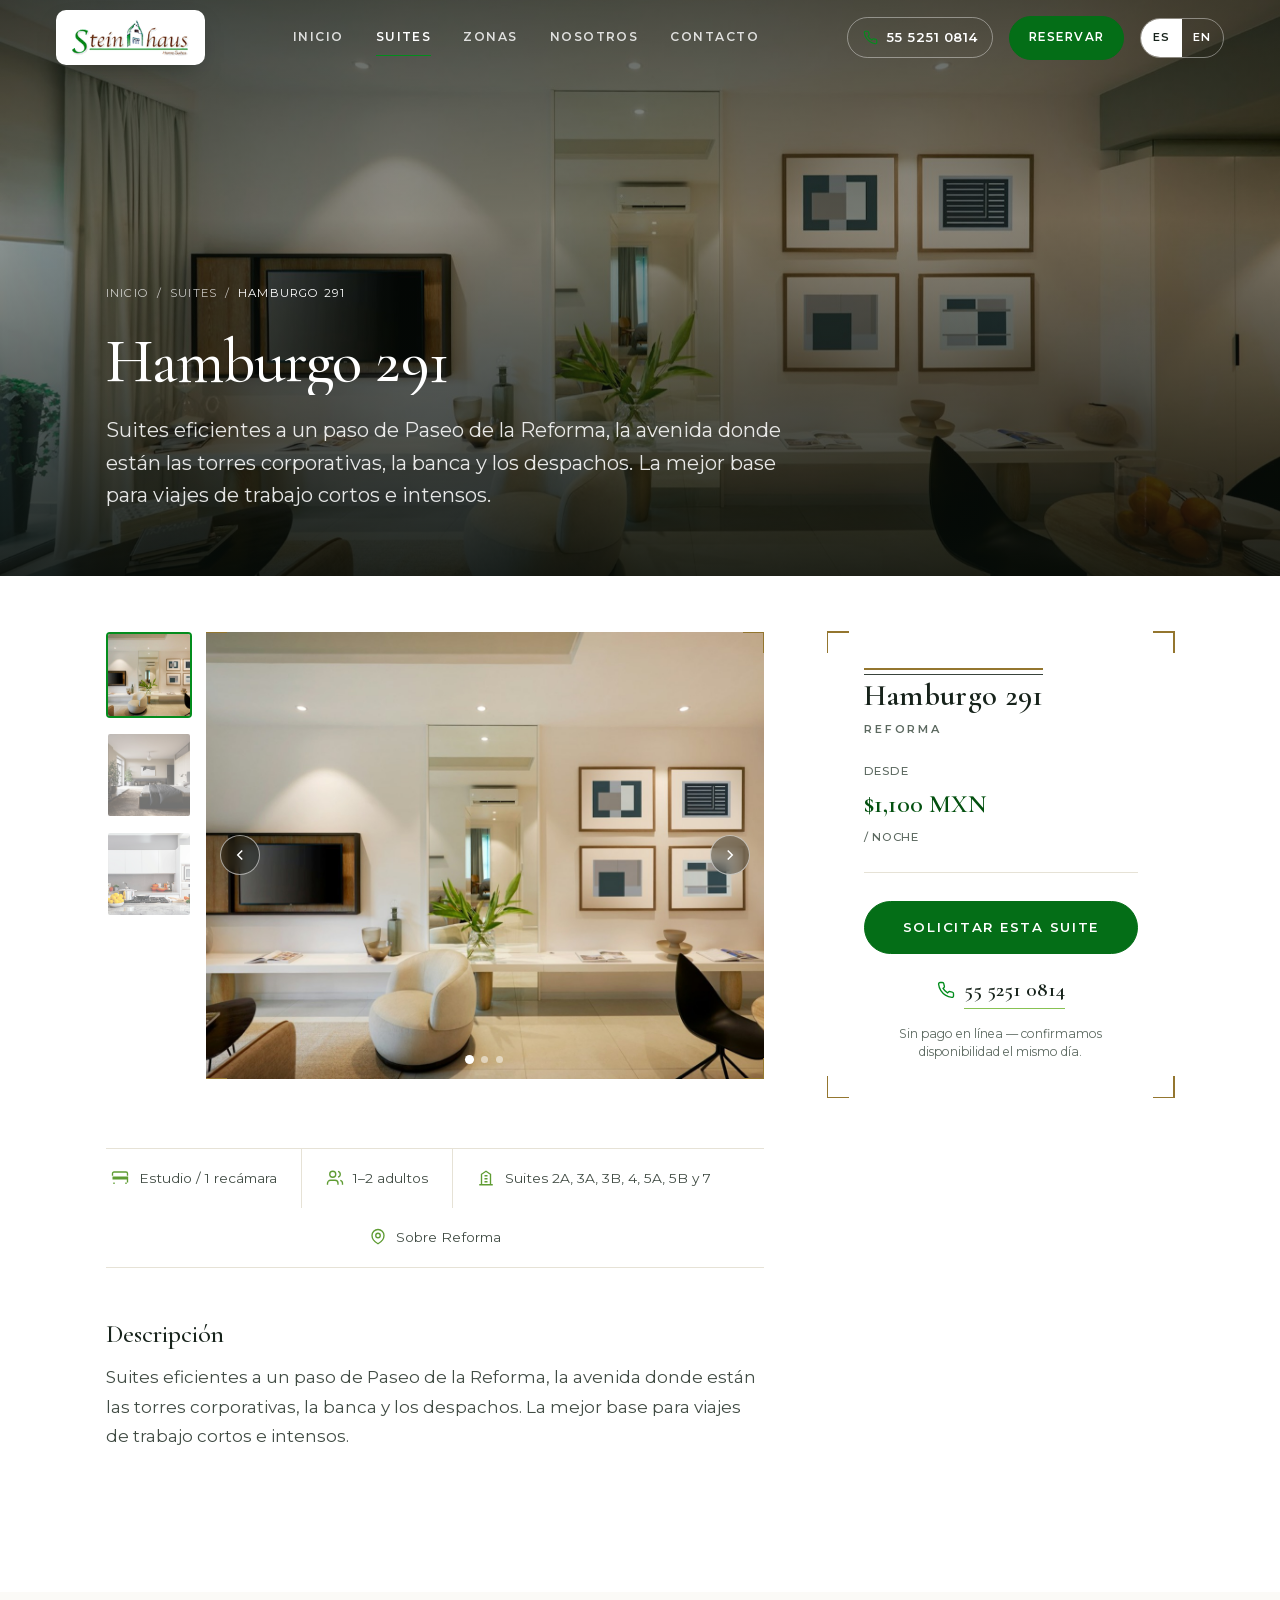
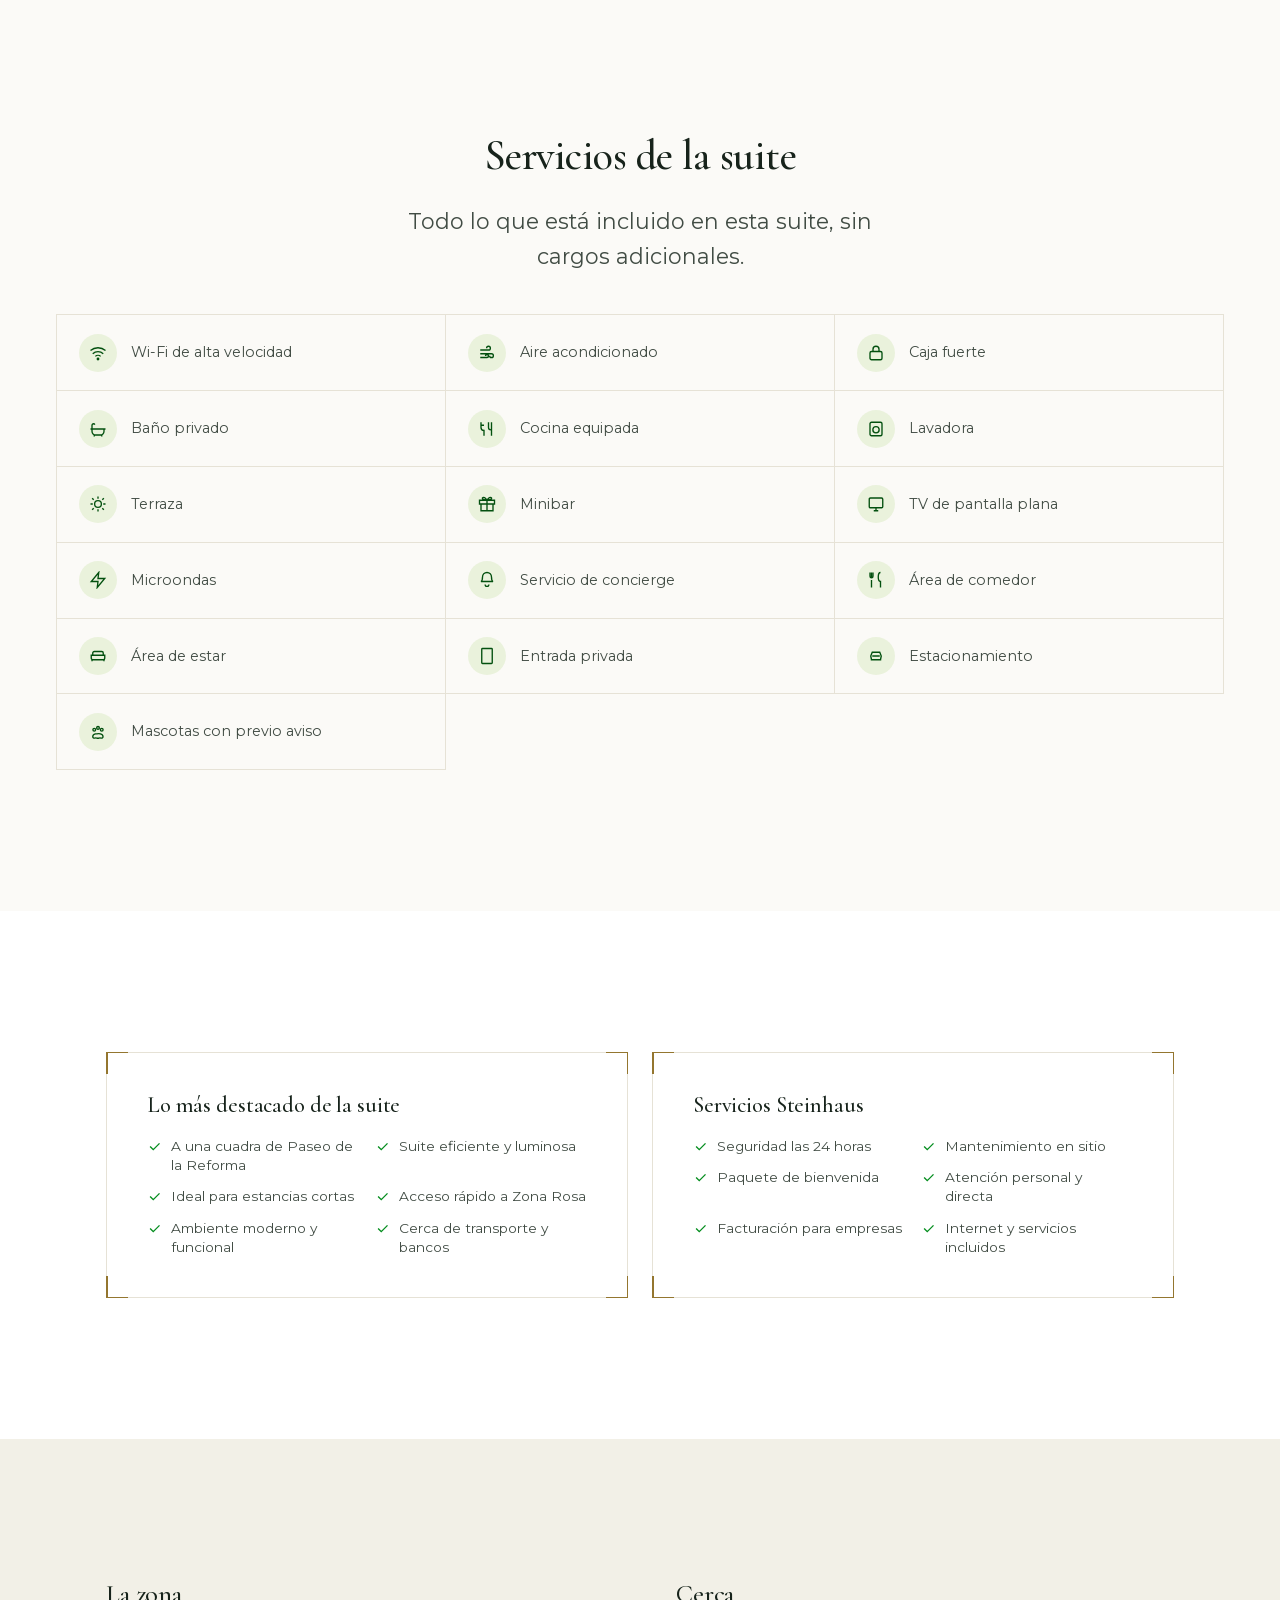
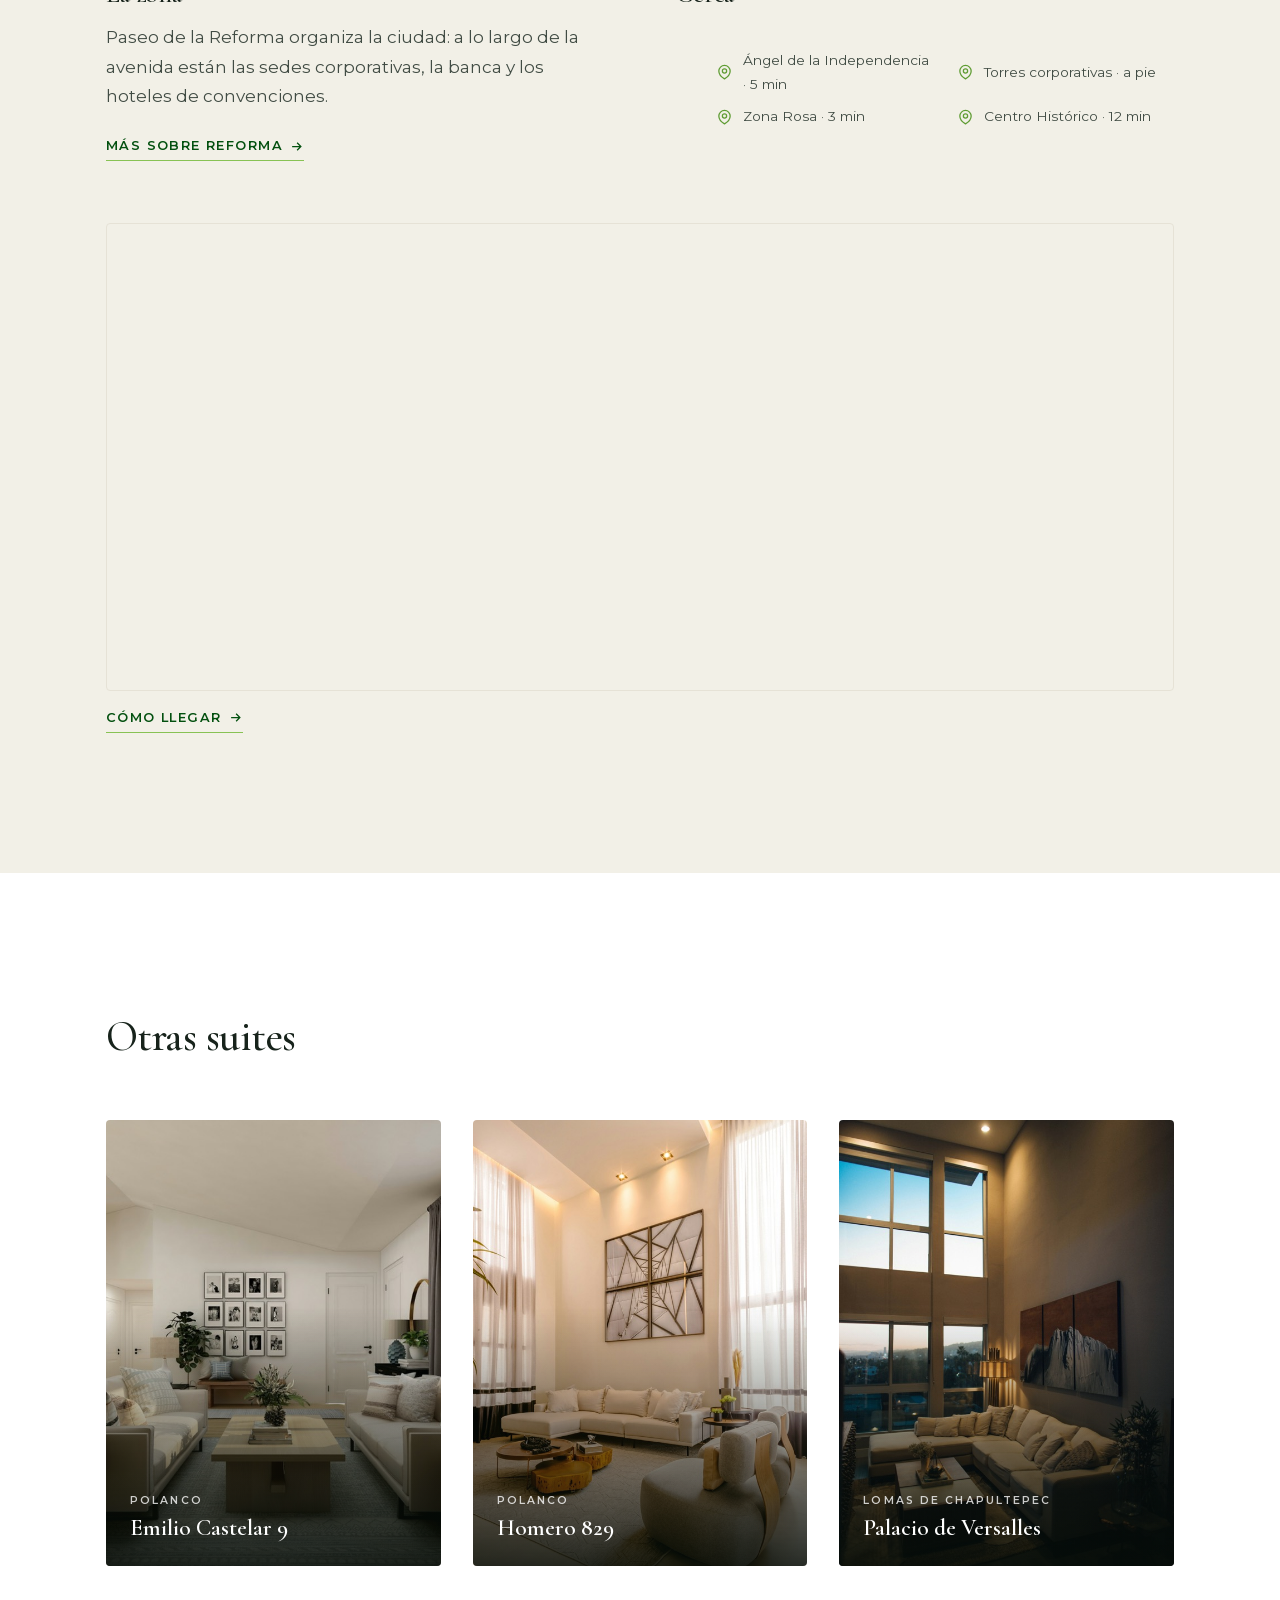
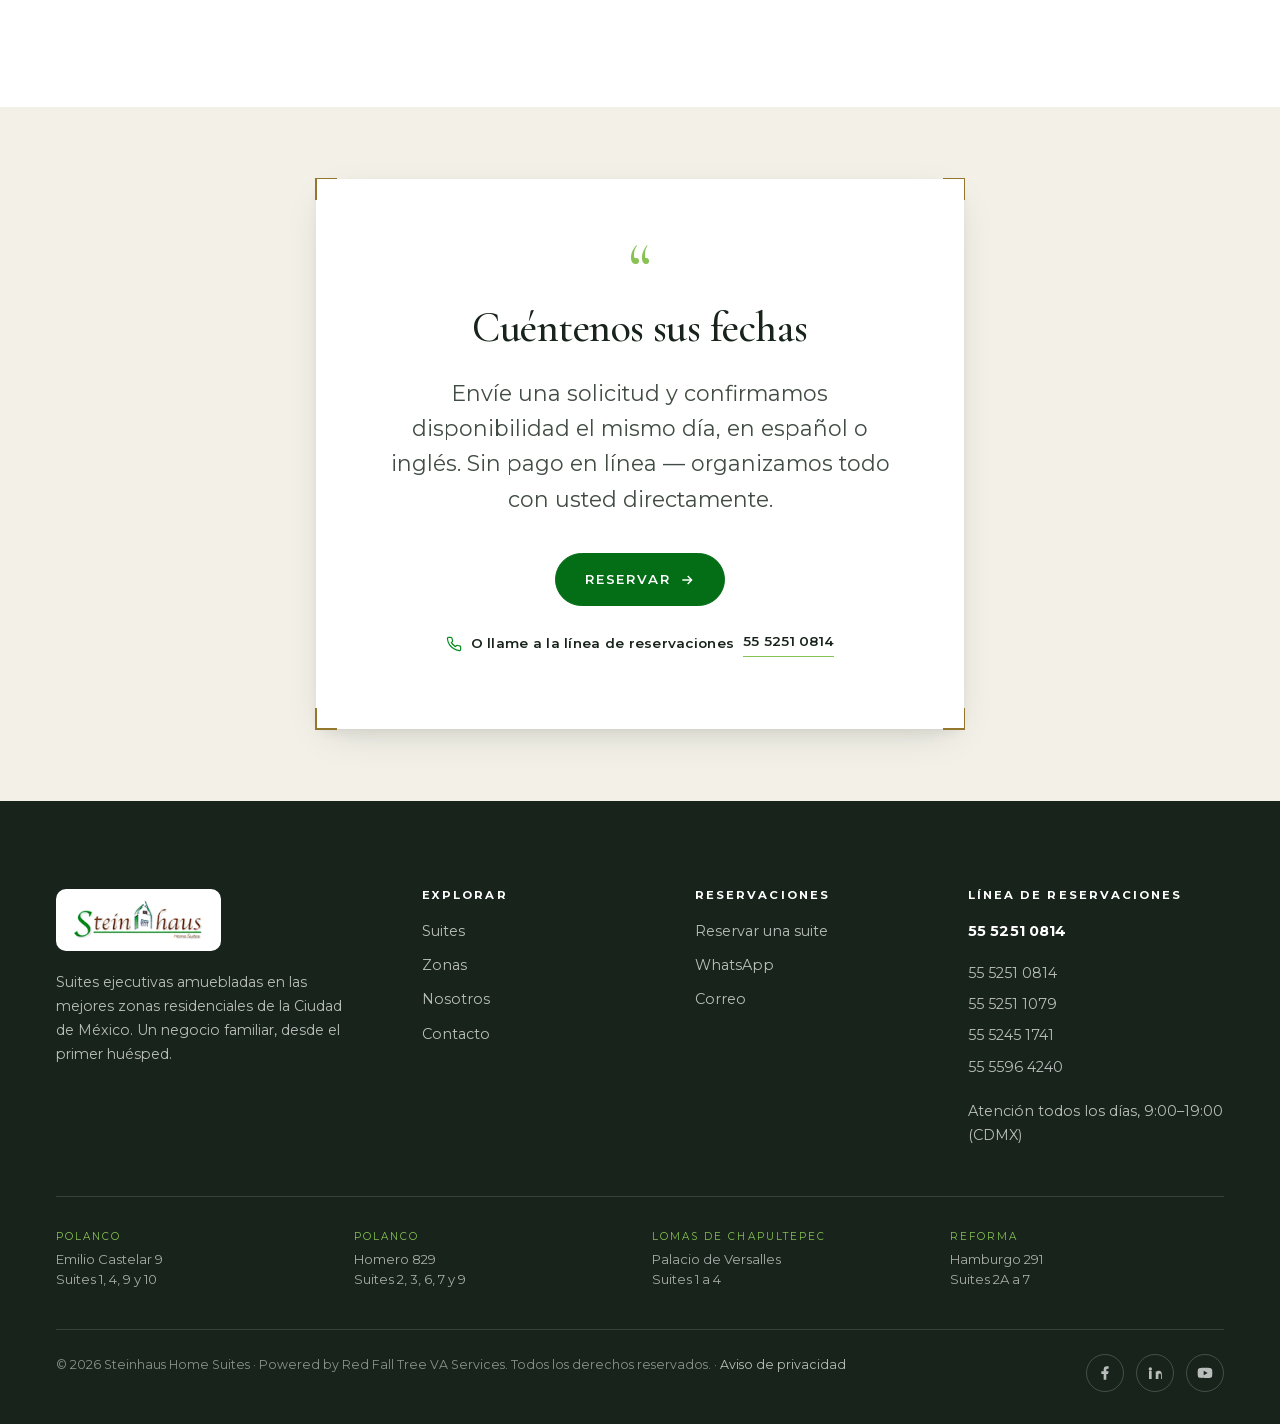
<file: suites/hamburgo-291.html>
<!DOCTYPE html>
<html lang="es">
<head>
<meta charset="UTF-8" />
<meta name="viewport" content="width=device-width, initial-scale=1" />
<title data-i18n="suiteR.meta.title">Suite en Hamburgo 291, Reforma — Steinhaus Home Suites</title>
<meta name="description" data-i18n="suiteR.meta.desc" content="Suite ejecutiva eficiente a una cuadra de Paseo de la Reforma. Estudio o 1 recámara, desde $1,100 MXN/noche. Servicios incluidos." />
<link rel="canonical" href="https://www.steinhaus.com.mx/suites/hamburgo-291.html" />
<link rel="alternate" hreflang="es" href="https://www.steinhaus.com.mx/suites/hamburgo-291.html" />
<link rel="alternate" hreflang="en" href="https://www.steinhaus.com.mx/suites/hamburgo-291.html?lang=en" />
<link rel="alternate" hreflang="x-default" href="https://www.steinhaus.com.mx/suites/hamburgo-291.html" />
<meta property="og:type" content="website" />
<meta property="og:title" content="Suite en Hamburgo 291, Reforma — Steinhaus Home Suites" />
<meta property="og:description" content="Suite ejecutiva eficiente a una cuadra de Paseo de la Reforma. Estudio o 1 recámara, desde $1,100 MXN/noche. Servicios incluidos." />
<meta property="og:image" content="https://www.steinhaus.com.mx/assets/img/edificio-lg.jpg" />
<meta name="theme-color" content="#038d1d" />
<link rel="icon" href="../assets/img/favicon.svg" type="image/svg+xml" />
<link rel="stylesheet" href="../assets/css/styles.css" />

</head>
<body class="lang-es">
<a class="skip" href="#main">Saltar al contenido</a>

<header class="header header--over" id="site-header">
  <div class="header__inner">
    <a class="brand" href="../index.html" aria-label="Steinhaus Home Suites — Inicio">
      <span class="brand__plate"><img class="brand__logo" src="../assets/img/logo-transparent@2x.png" alt="Steinhaus Home Suites" width="193" height="66" /></span>
    </a>
    <nav class="header__nav" aria-label="Principal">
      <a class="navlink" href="../index.html" data-i18n="nav.home">Inicio</a>
      <a class="navlink" href="../suites.html" aria-current="page" data-i18n="nav.suites">Suites</a>
      <a class="navlink" href="../zonas.html" data-i18n="nav.zones">Zonas</a>
      <a class="navlink" href="../nosotros.html" data-i18n="nav.about">Nosotros</a>
      <a class="navlink" href="../contacto.html" data-i18n="nav.contact">Contacto</a>
      <a class="navlink navlink--panel" href="../reservar.html" data-i18n="nav.book">Reservar</a>
      <a class="navlink navlink--panel" href="tel:+525552510814" data-cfg-tel data-i18n="nav.call">Llamar</a>
    </nav>
    <div class="header__actions">
      <a class="header__call" href="tel:+525552510814" data-cfg-tel aria-label="Llamar a Steinhaus">
        <svg viewBox="0 0 24 24" fill="none" stroke="currentColor" stroke-width="1.8" aria-hidden="true"><path d="M22 16.92v3a2 2 0 0 1-2.18 2 19.79 19.79 0 0 1-8.63-3.07 19.5 19.5 0 0 1-6-6 19.79 19.79 0 0 1-3.07-8.67A2 2 0 0 1 4.11 2h3a2 2 0 0 1 2 1.72c.13.96.36 1.9.7 2.81a2 2 0 0 1-.45 2.11L8.09 9.91a16 16 0 0 0 6 6l1.27-1.27a2 2 0 0 1 2.11-.45c.9.34 1.85.57 2.81.7A2 2 0 0 1 22 16.92Z"/></svg>
        <span class="header__call-label" data-cfg-tel-display>55 5251 0814</span>
      </a>
      <a class="btn btn--sm header__book" href="../reservar.html" data-i18n="nav.book">Reservar</a>
      <div class="lang" role="group" aria-label="Idioma / Language">
        <button class="lang__btn" data-lang="es" type="button" aria-pressed="true">ES</button>
        <button class="lang__btn" data-lang="en" type="button" aria-pressed="false">EN</button>
      </div>
      <button class="navtoggle" type="button" aria-label="Menú" aria-expanded="false"><span></span></button>
    </div>
  </div>
</header>

<main id="main">
<section class="pagehero">
  <div class="pagehero__media"><img src="../assets/img/suite-hamburgo-lg.jpg" alt="Interior de la suite en Hamburgo 291, Reforma." width="1800" height="1200" /></div>
  <div class="container">
    <nav class="crumbs" aria-label="Ruta">
      <a href="../index.html" data-i18n="nav.home">Inicio</a> <span aria-hidden="true">/</span>
      <a href="../suites.html" data-i18n="nav.suites">Suites</a> <span aria-hidden="true">/</span>
      <span aria-current="page">Hamburgo 291</span>
    </nav>
    <h1>Hamburgo 291</h1>
    <p class="lede" data-i18n="suiteR.intro">Suites eficientes a un paso de Paseo de la Reforma, la avenida donde están las torres corporativas, la banca y los despachos. La mejor base para viajes de trabajo cortos e intensos.</p>
  </div>
</section>

<section class="section" id="galeria">
  <div class="container">
    <div class="suite-detail">
      <div class="suite-detail__main">

        <div class="suite-gallery reveal">
          <div class="suite-gallery__thumbs">
            <button type="button" class="suite-gallery__thumb on" data-gallery-thumb="0" aria-label="Ver imagen 1 de la suite"><img src="../assets/img/suite-hamburgo-md.jpg" alt="" loading="lazy" /></button>
            <button type="button" class="suite-gallery__thumb" data-gallery-thumb="1" aria-label="Ver imagen 2 de la suite"><img src="../assets/img/suite-work-md.jpg" alt="" loading="lazy" /></button>
            <button type="button" class="suite-gallery__thumb" data-gallery-thumb="2" aria-label="Ver imagen 3 de la suite"><img src="../assets/img/detail-kitchen-md.jpg" alt="" loading="lazy" /></button>
          </div>
          <div class="suite-intro__gallery bracket-frame" data-suite-gallery>
            <span class="bf-corner bf-tl" aria-hidden="true"></span><span class="bf-corner bf-tr" aria-hidden="true"></span><span class="bf-corner bf-bl" aria-hidden="true"></span><span class="bf-corner bf-br" aria-hidden="true"></span>
            <button type="button" class="suite-intro__arrow suite-intro__arrow--prev" data-gallery-prev aria-label="Imagen anterior"><svg viewBox="0 0 24 24" fill="none" stroke="currentColor" stroke-width="2"><path d="m15 6-6 6 6 6"/></svg></button>
            <img src="../assets/img/suite-hamburgo-lg.jpg" alt="Vista 1 de la suite en Hamburgo 291." class="on" data-gallery-slide loading="eager" /><img src="../assets/img/suite-work-lg.jpg" alt="Vista 2 de la suite en Hamburgo 291." class="" data-gallery-slide loading="lazy" /><img src="../assets/img/detail-kitchen-lg.jpg" alt="Vista 3 de la suite en Hamburgo 291." class="" data-gallery-slide loading="lazy" />
            <button type="button" class="suite-intro__arrow suite-intro__arrow--next" data-gallery-next aria-label="Siguiente imagen"><svg viewBox="0 0 24 24" fill="none" stroke="currentColor" stroke-width="2"><path d="m9 6 6 6-6 6"/></svg></button>
            <div class="suite-intro__dots"><span class="on" data-gallery-dot="0"></span><span class="" data-gallery-dot="1"></span><span class="" data-gallery-dot="2"></span></div>
          </div>
        </div>

        <ul class="suite-facts reveal"><li><svg viewBox="0 0 24 24" fill="none" stroke="currentColor" stroke-width="1.8" aria-hidden="true"><path d="M2 9V6a2 2 0 0 1 2-2h16a2 2 0 0 1 2 2v3M2 11h20v7M4 18v2M20 18v2M2 13h20"/></svg> <span data-i18n="suiteR.s1">Estudio / 1 recámara</span></li><li><svg viewBox="0 0 24 24" fill="none" stroke="currentColor" stroke-width="1.8" aria-hidden="true"><path d="M16 21v-2a4 4 0 0 0-4-4H6a4 4 0 0 0-4 4v2M9 11a4 4 0 1 0 0-8 4 4 0 0 0 0 8ZM22 21v-2a4 4 0 0 0-3-3.87M16 3.13a4 4 0 0 1 0 7.75"/></svg> <span data-i18n="suiteR.s2">1–2 adultos</span></li><li><svg viewBox="0 0 24 24" fill="none" stroke="currentColor" stroke-width="1.8" aria-hidden="true"><path d="M3 21h18M6 21V7l6-4 6 4v14M10 9h4M10 13h4M10 17h4"/></svg> <span data-i18n="suiteR.s3">Suites 2A, 3A, 3B, 4, 5A, 5B y 7</span></li><li><svg viewBox="0 0 24 24" fill="none" stroke="currentColor" stroke-width="1.8" aria-hidden="true"><path d="M12 21s-8-4.5-8-11a8 8 0 0 1 16 0c0 6.5-8 11-8 11Z"/><circle cx="12" cy="10" r="3"/></svg> <span data-i18n="suiteR.s4">Sobre Reforma</span></li></ul>

        <div class="reveal">
          <h2 class="h3" data-i18n="detail.overview.h">Descripción</h2>
          <p class="prose" style="margin-top:1rem" data-i18n="suiteR.intro">Suites eficientes a un paso de Paseo de la Reforma, la avenida donde están las torres corporativas, la banca y los despachos. La mejor base para viajes de trabajo cortos e intensos.</p>
        </div>

      </div>

      <aside class="suite-book bracket-frame reveal">
        <span class="bf-corner bf-tl" aria-hidden="true"></span><span class="bf-corner bf-tr" aria-hidden="true"></span><span class="bf-corner bf-bl" aria-hidden="true"></span><span class="bf-corner bf-br" aria-hidden="true"></span>
        <div class="plate"><span class="plate__addr">Hamburgo 291</span><span class="plate__zone">Reforma</span></div>
        <p class="suite-book__price"><span data-i18n="common.from">Desde</span> $1,100 MXN <span data-i18n="common.perNight">/ noche</span></p>
        <a class="btn btn--block" href="../reservar.html?suite=hamburgo" data-i18n="detail.book.cta">Solicitar esta suite</a>
        <a class="suite-intro__phone" href="tel:+525552510814" data-cfg-tel>
          <svg viewBox="0 0 24 24" fill="none" stroke="currentColor" stroke-width="1.8" aria-hidden="true"><path d="M22 16.92v3a2 2 0 0 1-2.18 2 19.79 19.79 0 0 1-8.63-3.07 19.5 19.5 0 0 1-6-6 19.79 19.79 0 0 1-3.07-8.67A2 2 0 0 1 4.11 2h3a2 2 0 0 1 2 1.72c.13.96.36 1.9.7 2.81a2 2 0 0 1-.45 2.11L8.09 9.91a16 16 0 0 0 6 6l1.27-1.27a2 2 0 0 1 2.11-.45c.9.34 1.85.57 2.81.7A2 2 0 0 1 22 16.92Z"/></svg>
          <b data-cfg-tel-display>55 5251 0814</b>
        </a>
        <p class="suite-book__note" data-i18n="detail.book.note">Sin pago en línea — confirmamos disponibilidad el mismo día.</p>
      </aside>
    </div>
  </div>
</section>

<section class="section section--paper">
  <div class="container container--narrow u-center reveal">
    <h2 class="h2" data-i18n="detail.facilities.h">Servicios de la suite</h2>
    <p class="lede" data-i18n="detail.facilities.p">Todo lo que está incluido en esta suite, sin cargos adicionales.</p>
  </div>
  <div class="container container--wide" style="margin-top:2.5rem">
    <ul class="suite-amenities reveal-stagger"><li><span class="suite-amenities__ico"><svg viewBox="0 0 24 24" fill="none" stroke="currentColor" stroke-width="1.8" aria-hidden="true"><path d="M5 13a10 10 0 0 1 14 0M8.5 16.5a5 5 0 0 1 7 0M2 8.8a15 15 0 0 1 20 0"/><circle cx="12" cy="20" r="1"/></svg></span><span data-i18n="fac.1">Wi-Fi de alta velocidad</span></li><li><span class="suite-amenities__ico"><svg viewBox="0 0 24 24" fill="none" stroke="currentColor" stroke-width="1.8" aria-hidden="true"><path d="M3 8h11a2.5 2.5 0 1 0-2.5-2.5M3 13h15a2.5 2.5 0 1 1-2.5 2.5M3 18h9a2 2 0 1 0-2-2"/></svg></span><span data-i18n="fac.2">Aire acondicionado</span></li><li><span class="suite-amenities__ico"><svg viewBox="0 0 24 24" fill="none" stroke="currentColor" stroke-width="1.8" aria-hidden="true"><rect x="4" y="10" width="16" height="11" rx="2"/><path d="M8 10V7a4 4 0 0 1 8 0v3"/></svg></span><span data-i18n="fac.3">Caja fuerte</span></li><li><span class="suite-amenities__ico"><svg viewBox="0 0 24 24" fill="none" stroke="currentColor" stroke-width="1.8" aria-hidden="true"><path d="M4 12h16v3a5 5 0 0 1-5 5H9a5 5 0 0 1-5-5v-3ZM4 12V7a2 2 0 0 1 2-2c1 0 1.5.6 1.8 1.2M2 12h20M7 20v2M17 20v2"/></svg></span><span data-i18n="fac.4">Baño privado</span></li><li><span class="suite-amenities__ico"><svg viewBox="0 0 24 24" fill="none" stroke="currentColor" stroke-width="1.8" aria-hidden="true"><path d="M4 3v7a4 4 0 0 0 4 4v7M4 7h4M18 3v18M14 3v7a3 3 0 0 0 3 3"/></svg></span><span data-i18n="fac.5">Cocina equipada</span></li><li><span class="suite-amenities__ico"><svg viewBox="0 0 24 24" fill="none" stroke="currentColor" stroke-width="1.8" aria-hidden="true"><rect x="4" y="3" width="16" height="18" rx="2"/><circle cx="12" cy="13" r="4.2"/><path d="M8 6.2h.01M11 6.2h.01"/></svg></span><span data-i18n="fac.6">Lavadora</span></li><li><span class="suite-amenities__ico"><svg viewBox="0 0 24 24" fill="none" stroke="currentColor" stroke-width="1.8" aria-hidden="true"><circle cx="12" cy="12" r="4.5"/><path d="M12 2v3M12 19v3M4.2 4.2l2.1 2.1M17.7 17.7l2.1 2.1M2 12h3M19 12h3M4.2 19.8l2.1-2.1M17.7 6.3l2.1-2.1"/></svg></span><span data-i18n="fac.7">Terraza</span></li><li><span class="suite-amenities__ico"><svg viewBox="0 0 24 24" fill="none" stroke="currentColor" stroke-width="1.8" aria-hidden="true"><path d="M20 12v9H4v-9M2 7h20v5H2zM12 22V7M12 7S9 2 6.5 3.5 9 7 12 7ZM12 7s3-5 5.5-3.5S15 7 12 7Z"/></svg></span><span data-i18n="fac.8">Minibar</span></li><li><span class="suite-amenities__ico"><svg viewBox="0 0 24 24" fill="none" stroke="currentColor" stroke-width="1.8" aria-hidden="true"><rect x="3" y="4" width="18" height="13" rx="1.5"/><path d="M9 21h6M12 17v4"/></svg></span><span data-i18n="fac.9">TV de pantalla plana</span></li><li><span class="suite-amenities__ico"><svg viewBox="0 0 24 24" fill="none" stroke="currentColor" stroke-width="1.8" aria-hidden="true"><path d="M13 2 3 14h9l-1 8 10-12h-9l1-8Z"/></svg></span><span data-i18n="fac.10">Microondas</span></li><li><span class="suite-amenities__ico"><svg viewBox="0 0 24 24" fill="none" stroke="currentColor" stroke-width="1.8" aria-hidden="true"><path d="M6 8a6 6 0 0 1 12 0c0 5 2 6 2 6H4s2-1 2-6Z"/><path d="M9.5 18a2.5 2.5 0 0 0 5 0"/></svg></span><span data-i18n="fac.11">Servicio de concierge</span></li><li><span class="suite-amenities__ico"><svg viewBox="0 0 24 24" fill="none" stroke="currentColor" stroke-width="1.8" aria-hidden="true"><path d="M6 2v8M4 2v5a2 2 0 0 0 2 2 2 2 0 0 0 2-2V2M6 12v10M18 2c-1.7 0-3 2-3 6s1.3 6 3 6v8"/></svg></span><span data-i18n="fac.12">Área de comedor</span></li><li><span class="suite-amenities__ico"><svg viewBox="0 0 24 24" fill="none" stroke="currentColor" stroke-width="1.8" aria-hidden="true"><path d="M5 11V8a2 2 0 0 1 2-2h10a2 2 0 0 1 2 2v3"/><path d="M3 11h18v4a2 2 0 0 1-2 2H5a2 2 0 0 1-2-2v-4ZM4 17v2M20 17v2"/></svg></span><span data-i18n="fac.13">Área de estar</span></li><li><span class="suite-amenities__ico"><svg viewBox="0 0 24 24" fill="none" stroke="currentColor" stroke-width="1.8" aria-hidden="true"><rect x="5" y="2" width="14" height="20" rx="1"/><path d="M14 12h.01"/></svg></span><span data-i18n="fac.14">Entrada privada</span></li><li><span class="suite-amenities__ico"><svg viewBox="0 0 24 24" fill="none" stroke="currentColor" stroke-width="1.8" aria-hidden="true"><path d="M5 17h14M6 17l-1-5 2-5h10l2 5-1 5M7 12h10"/></svg></span><span data-i18n="fac.15">Estacionamiento</span></li><li><span class="suite-amenities__ico"><svg viewBox="0 0 24 24" fill="none" stroke="currentColor" stroke-width="1.8" aria-hidden="true"><circle cx="7" cy="9" r="1.8"/><circle cx="12" cy="6.5" r="1.8"/><circle cx="17" cy="9" r="1.8"/><path d="M8.5 14.5c-2.2.6-3.5 2.2-3.5 3.8 0 1.5 1.3 2.2 2.8 1.8.9-.3 1.6-.3 2.5 0 1 .3 2.1.3 3.1 0 .9-.3 1.6-.3 2.5 0 1.5.4 2.8-.3 2.8-1.8 0-1.6-1.3-3.2-3.5-3.8-1.5-.4-3.2-.4-4.7 0Z"/></svg></span><span data-i18n="fac.16">Mascotas con previo aviso</span></li></ul>
  </div>
</section>

<section class="section">
  <div class="container">
    <div class="two-col-cards">
      <div class="check-card bracket-frame reveal">
        <span class="bf-corner bf-tl" aria-hidden="true"></span><span class="bf-corner bf-tr" aria-hidden="true"></span><span class="bf-corner bf-bl" aria-hidden="true"></span><span class="bf-corner bf-br" aria-hidden="true"></span>
        <h3 data-i18n="detail.highlights.h">Lo más destacado de la suite</h3>
        <ul class="check-list"><li><svg viewBox="0 0 24 24" fill="none" stroke="currentColor" stroke-width="2.2" aria-hidden="true"><path d="m5 12 5 5L20 7"/></svg><span data-i18n="hl.r1">A una cuadra de Paseo de la Reforma</span></li><li><svg viewBox="0 0 24 24" fill="none" stroke="currentColor" stroke-width="2.2" aria-hidden="true"><path d="m5 12 5 5L20 7"/></svg><span data-i18n="hl.r2">Suite eficiente y luminosa</span></li><li><svg viewBox="0 0 24 24" fill="none" stroke="currentColor" stroke-width="2.2" aria-hidden="true"><path d="m5 12 5 5L20 7"/></svg><span data-i18n="hl.r3">Ideal para estancias cortas</span></li><li><svg viewBox="0 0 24 24" fill="none" stroke="currentColor" stroke-width="2.2" aria-hidden="true"><path d="m5 12 5 5L20 7"/></svg><span data-i18n="hl.r4">Acceso rápido a Zona Rosa</span></li><li><svg viewBox="0 0 24 24" fill="none" stroke="currentColor" stroke-width="2.2" aria-hidden="true"><path d="m5 12 5 5L20 7"/></svg><span data-i18n="hl.r5">Ambiente moderno y funcional</span></li><li><svg viewBox="0 0 24 24" fill="none" stroke="currentColor" stroke-width="2.2" aria-hidden="true"><path d="m5 12 5 5L20 7"/></svg><span data-i18n="hl.r6">Cerca de transporte y bancos</span></li></ul>
      </div>
      <div class="check-card bracket-frame reveal">
        <span class="bf-corner bf-tl" aria-hidden="true"></span><span class="bf-corner bf-tr" aria-hidden="true"></span><span class="bf-corner bf-bl" aria-hidden="true"></span><span class="bf-corner bf-br" aria-hidden="true"></span>
        <h3 data-i18n="detail.services.h">Servicios Steinhaus</h3>
        <ul class="check-list"><li><svg viewBox="0 0 24 24" fill="none" stroke="currentColor" stroke-width="2.2" aria-hidden="true"><path d="m5 12 5 5L20 7"/></svg><span data-i18n="svc.1">Seguridad las 24 horas</span></li><li><svg viewBox="0 0 24 24" fill="none" stroke="currentColor" stroke-width="2.2" aria-hidden="true"><path d="m5 12 5 5L20 7"/></svg><span data-i18n="svc.2">Mantenimiento en sitio</span></li><li><svg viewBox="0 0 24 24" fill="none" stroke="currentColor" stroke-width="2.2" aria-hidden="true"><path d="m5 12 5 5L20 7"/></svg><span data-i18n="svc.3">Paquete de bienvenida</span></li><li><svg viewBox="0 0 24 24" fill="none" stroke="currentColor" stroke-width="2.2" aria-hidden="true"><path d="m5 12 5 5L20 7"/></svg><span data-i18n="svc.4">Atención personal y directa</span></li><li><svg viewBox="0 0 24 24" fill="none" stroke="currentColor" stroke-width="2.2" aria-hidden="true"><path d="m5 12 5 5L20 7"/></svg><span data-i18n="svc.5">Facturación para empresas</span></li><li><svg viewBox="0 0 24 24" fill="none" stroke="currentColor" stroke-width="2.2" aria-hidden="true"><path d="m5 12 5 5L20 7"/></svg><span data-i18n="svc.6">Internet y servicios incluidos</span></li></ul>
      </div>
    </div>
  </div>
</section>

<section class="section section--panel">
  <div class="container">
    <div class="contact-grid">
      <div class="reveal">
        <h2 class="h3" data-i18n="detail.location.h">La zona</h2>
        <p class="prose" style="margin-top:1rem" data-i18n="suiteR.loc">Paseo de la Reforma organiza la ciudad: a lo largo de la avenida están las sedes corporativas, la banca y los hoteles de convenciones.</p>
        <a class="textlink" style="margin-top:1.5rem" href="../zonas.html#reforma"><span data-i18n="zones.moreZone">Más sobre Reforma</span> <svg viewBox="0 0 24 24" fill="none" stroke="currentColor" stroke-width="2" aria-hidden="true"><path d="M5 12h14M13 6l6 6-6 6"/></svg></a>
      </div>
      <div class="reveal">
        <h2 class="h3" data-i18n="detail.nearby.h">Cerca</h2>
        <ul class="suite__specs" style="border:0;margin-top:1.5rem"><li><svg viewBox="0 0 24 24" fill="none" stroke="currentColor" stroke-width="1.8" aria-hidden="true"><path d="M12 21s-8-4.5-8-11a8 8 0 0 1 16 0c0 6.5-8 11-8 11Z"/><circle cx="12" cy="10" r="3"/></svg> <span data-i18n="suiteR.n1">Ángel de la Independencia · 5 min</span></li><li><svg viewBox="0 0 24 24" fill="none" stroke="currentColor" stroke-width="1.8" aria-hidden="true"><path d="M12 21s-8-4.5-8-11a8 8 0 0 1 16 0c0 6.5-8 11-8 11Z"/><circle cx="12" cy="10" r="3"/></svg> <span data-i18n="suiteR.n2">Torres corporativas · a pie</span></li><li><svg viewBox="0 0 24 24" fill="none" stroke="currentColor" stroke-width="1.8" aria-hidden="true"><path d="M12 21s-8-4.5-8-11a8 8 0 0 1 16 0c0 6.5-8 11-8 11Z"/><circle cx="12" cy="10" r="3"/></svg> <span data-i18n="suiteR.n3">Zona Rosa · 3 min</span></li><li><svg viewBox="0 0 24 24" fill="none" stroke="currentColor" stroke-width="1.8" aria-hidden="true"><path d="M12 21s-8-4.5-8-11a8 8 0 0 1 16 0c0 6.5-8 11-8 11Z"/><circle cx="12" cy="10" r="3"/></svg> <span data-i18n="suiteR.n4">Centro Histórico · 12 min</span></li></ul>
      </div>
    </div>
    <div class="suite-map reveal">
      <iframe src="https://www.google.com/maps?q=Hamburgo%20291%2C%20Reforma%2C%20Ciudad%20de%20M%C3%A9xico&output=embed" loading="lazy" referrerpolicy="no-referrer-when-downgrade" title="Mapa de ubicación: Hamburgo 291, Reforma"></iframe>
    </div>
    <a class="textlink suite-map-link" href="https://www.google.com/maps/search/?api=1&query=Hamburgo+291%2C+Reforma%2C+Ciudad+de+M%C3%A9xico" target="_blank" rel="noopener"><span data-i18n="detail.location.directions">Cómo llegar</span> <svg viewBox="0 0 24 24" fill="none" stroke="currentColor" stroke-width="2" aria-hidden="true"><path d="M5 12h14M13 6l6 6-6 6"/></svg></a>
  </div>
</section>

<section class="section">
  <div class="container">
    <div class="section-head reveal"><h2 class="h2" data-i18n="detail.other.h">Otras suites</h2></div>
    <div class="other-suites reveal-stagger">
      <a class="other-suite" href="emilio-castelar-9.html" aria-label="Ver suite en Emilio Castelar 9, Polanco">
        <div class="other-suite__media"><img src="../assets/img/suite-castelar-md.jpg" alt="Suite en Emilio Castelar 9, Polanco." loading="lazy" /></div>
        <div class="other-suite__info">
          <span><span class="other-suite__zone">Polanco</span><span class="other-suite__addr">Emilio Castelar 9</span></span>
          <span class="other-suite__arrow" aria-hidden="true"><svg viewBox="0 0 24 24" fill="none" stroke="currentColor" stroke-width="2"><path d="M5 12h14M13 6l6 6-6 6"/></svg></span>
        </div>
      </a>
      <a class="other-suite" href="homero-829.html" aria-label="Ver suite en Homero 829, Polanco">
        <div class="other-suite__media"><img src="../assets/img/suite-homero-md.jpg" alt="Suite en Homero 829, Polanco." loading="lazy" /></div>
        <div class="other-suite__info">
          <span><span class="other-suite__zone">Polanco</span><span class="other-suite__addr">Homero 829</span></span>
          <span class="other-suite__arrow" aria-hidden="true"><svg viewBox="0 0 24 24" fill="none" stroke="currentColor" stroke-width="2"><path d="M5 12h14M13 6l6 6-6 6"/></svg></span>
        </div>
      </a>
      <a class="other-suite" href="palacio-de-versalles.html" aria-label="Ver suite en Palacio de Versalles, Lomas de Chapultepec">
        <div class="other-suite__media"><img src="../assets/img/suite-versalles-md.jpg" alt="Suite en Palacio de Versalles, Lomas de Chapultepec." loading="lazy" /></div>
        <div class="other-suite__info">
          <span><span class="other-suite__zone">Lomas de Chapultepec</span><span class="other-suite__addr">Palacio de Versalles</span></span>
          <span class="other-suite__arrow" aria-hidden="true"><svg viewBox="0 0 24 24" fill="none" stroke="currentColor" stroke-width="2"><path d="M5 12h14M13 6l6 6-6 6"/></svg></span>
        </div>
      </a>
    </div>
  </div>
</section>

<script src="../assets/js/suite-gallery.js"></script>

<section class="cta-band section--tight">
  <div class="container container--narrow">
    <div class="cta-card bracket-frame reveal">
      <span class="bf-corner bf-tl" aria-hidden="true"></span><span class="bf-corner bf-tr" aria-hidden="true"></span><span class="bf-corner bf-bl" aria-hidden="true"></span><span class="bf-corner bf-br" aria-hidden="true"></span>
      <p class="cta-card__mark" aria-hidden="true">&ldquo;</p>
      <h2 data-i18n="home.cta.h">Cuéntenos sus fechas</h2>
      <p class="lede" data-i18n="home.cta.p">Envíe una solicitud y confirmamos disponibilidad el mismo día, en español o inglés. Sin pago en línea — organizamos todo con usted directamente.</p>
      <div class="cta-card__row">
        <a class="btn" href="../reservar.html"><span data-i18n="cta.book">Reservar</span> <svg class="btn__arrow" width="16" height="16" viewBox="0 0 24 24" fill="none" stroke="currentColor" stroke-width="2" aria-hidden="true"><path d="M5 12h14M13 6l6 6-6 6"/></svg></a>
        <a class="cta-card__phone" href="tel:+525552510814" data-cfg-tel>
          <svg viewBox="0 0 24 24" fill="none" stroke="currentColor" stroke-width="1.8" aria-hidden="true"><path d="M22 16.92v3a2 2 0 0 1-2.18 2 19.79 19.79 0 0 1-8.63-3.07 19.5 19.5 0 0 1-6-6 19.79 19.79 0 0 1-3.07-8.67A2 2 0 0 1 4.11 2h3a2 2 0 0 1 2 1.72c.13.96.36 1.9.7 2.81a2 2 0 0 1-.45 2.11L8.09 9.91a16 16 0 0 0 6 6l1.27-1.27a2 2 0 0 1 2.11-.45c.9.34 1.85.57 2.81.7A2 2 0 0 1 22 16.92Z"/></svg>
          <span data-i18n="home.cta.or">O llame a la línea de reservaciones</span> <b data-cfg-tel-display>55 5251 0814</b>
        </a>
      </div>
    </div>
  </div>
</section>
</main>

<footer class="footer">
  <div class="container container--wide">
    <div class="footer__top">
      <div class="footer__brand">
        <a class="brand" href="../index.html" aria-label="Steinhaus Home Suites">
          <span class="brand__plate"><img class="brand__logo" src="../assets/img/logo-transparent@2x.png" alt="Steinhaus Home Suites" width="193" height="66" /></span>
        </a>
        <p data-i18n="footer.tag">Suites ejecutivas amuebladas en las mejores zonas residenciales de la Ciudad de México. Un negocio familiar, desde el primer huésped.</p>
      </div>
      <div class="footer__col">
        <h4 data-i18n="footer.explore">Explorar</h4>
        <ul>
          <li><a href="../suites.html" data-i18n="nav.suites">Suites</a></li>
          <li><a href="../zonas.html" data-i18n="nav.zones">Zonas</a></li>
          <li><a href="../nosotros.html" data-i18n="nav.about">Nosotros</a></li>
          <li><a href="../contacto.html" data-i18n="nav.contact">Contacto</a></li>
        </ul>
      </div>
      <div class="footer__col">
        <h4 data-i18n="footer.reserve">Reservaciones</h4>
        <ul>
          <li><a href="../reservar.html" data-i18n="footer.faqLink">Reservar una suite</a></li>
          <li><a href="#" data-cfg-wa target="_blank" rel="noopener">WhatsApp</a></li>
          <li><a href="#" data-cfg-email>Correo</a></li>
        </ul>
      </div>
      <div class="footer__col">
        <h4 data-i18n="footer.callTitle">Línea de reservaciones</h4>
        <ul>
          <li><a class="footer__call" href="tel:+525552510814" data-cfg-tel><span data-cfg-tel-display>55 5251 0814</span></a></li>
          <li data-cfg-phone-list style="display:flex;flex-direction:column;gap:.4rem;margin-top:.5rem"></li>
          <li style="margin-top:.6rem" data-i18n="footer.hours">Atención todos los días, 9:00–19:00 (CDMX)</li>
        </ul>
      </div>
    </div>
    <dl class="footer__directory">
      <div><dt>Polanco</dt><dd>Emilio Castelar 9<br />Suites 1, 4, 9 y 10</dd></div>
      <div><dt>Polanco</dt><dd>Homero 829<br />Suites 2, 3, 6, 7 y 9</dd></div>
      <div><dt>Lomas de Chapultepec</dt><dd>Palacio de Versalles<br />Suites 1 a 4</dd></div>
      <div><dt>Reforma</dt><dd>Hamburgo 291<br />Suites 2A a 7</dd></div>
    </dl>
    <div class="footer__bar">
      <span>© <span data-year>2026</span> Steinhaus Home Suites <span class="footer__credit" data-i18n="footer.credit">· Powered by Red Fall Tree VA Services</span>. <span data-i18n="footer.rights">Todos los derechos reservados.</span> · <a href="../aviso-de-privacidad.html" data-i18n="footer.privacy">Aviso de privacidad</a></span>
      <span class="footer__socials">
        <a href="#" data-cfg-social="facebook" target="_blank" rel="noopener" aria-label="Facebook"><svg viewBox="0 0 24 24" fill="currentColor" aria-hidden="true"><path d="M14 13.5h2.5l1-4H14v-2c0-1 .5-2 2-2h1.5V2.1S16 2 14.6 2C11.6 2 10 3.8 10 7v2.5H6.5v4H10V22h4v-8.5Z"/></svg></a>
        <a href="#" data-cfg-social="linkedin" target="_blank" rel="noopener" aria-label="LinkedIn"><svg viewBox="0 0 24 24" fill="currentColor" aria-hidden="true"><path d="M4.98 3.5a2.5 2.5 0 1 0 0 5 2.5 2.5 0 0 0 0-5ZM3 9h4v12H3V9Zm7 0h3.7v1.7h.05c.5-1 1.8-2 3.75-2 4 0 4.75 2.6 4.75 6V21H21v-5.4c0-1.3 0-3-1.8-3s-2.1 1.4-2.1 2.9V21h-4V9Z"/></svg></a>
        <a href="#" data-cfg-social="youtube" target="_blank" rel="noopener" aria-label="YouTube"><svg viewBox="0 0 24 24" fill="currentColor" aria-hidden="true"><path d="M23 12s0-3.5-.45-5.2a2.8 2.8 0 0 0-2-2C18.8 4.3 12 4.3 12 4.3s-6.8 0-8.55.5a2.8 2.8 0 0 0-2 2C1 8.5 1 12 1 12s0 3.5.45 5.2a2.8 2.8 0 0 0 2 2c1.75.5 8.55.5 8.55.5s6.8 0 8.55-.5a2.8 2.8 0 0 0 2-2C23 15.5 23 12 23 12ZM10 15.5v-7l6 3.5-6 3.5Z"/></svg></a>
      </span>
    </div>
  </div>
</footer>

<a class="callfab" href="tel:+525552510814" data-cfg-tel aria-label="Llamar ahora">
  <svg viewBox="0 0 24 24" fill="none" stroke="currentColor" stroke-width="1.9" aria-hidden="true"><path d="M22 16.92v3a2 2 0 0 1-2.18 2 19.79 19.79 0 0 1-8.63-3.07 19.5 19.5 0 0 1-6-6 19.79 19.79 0 0 1-3.07-8.67A2 2 0 0 1 4.11 2h3a2 2 0 0 1 2 1.72c.13.96.36 1.9.7 2.81a2 2 0 0 1-.45 2.11L8.09 9.91a16 16 0 0 0 6 6l1.27-1.27a2 2 0 0 1 2.11-.45c.9.34 1.85.57 2.81.7A2 2 0 0 1 22 16.92Z"/></svg>
</a>

<script src="../assets/js/config.js"></script>
<script src="../assets/js/data.js"></script>
<script src="../assets/js/i18n.js"></script>
<script src="../assets/js/main.js"></script>
<script src="../assets/js/magnetic.js"></script>

</body>
</html>
</file>
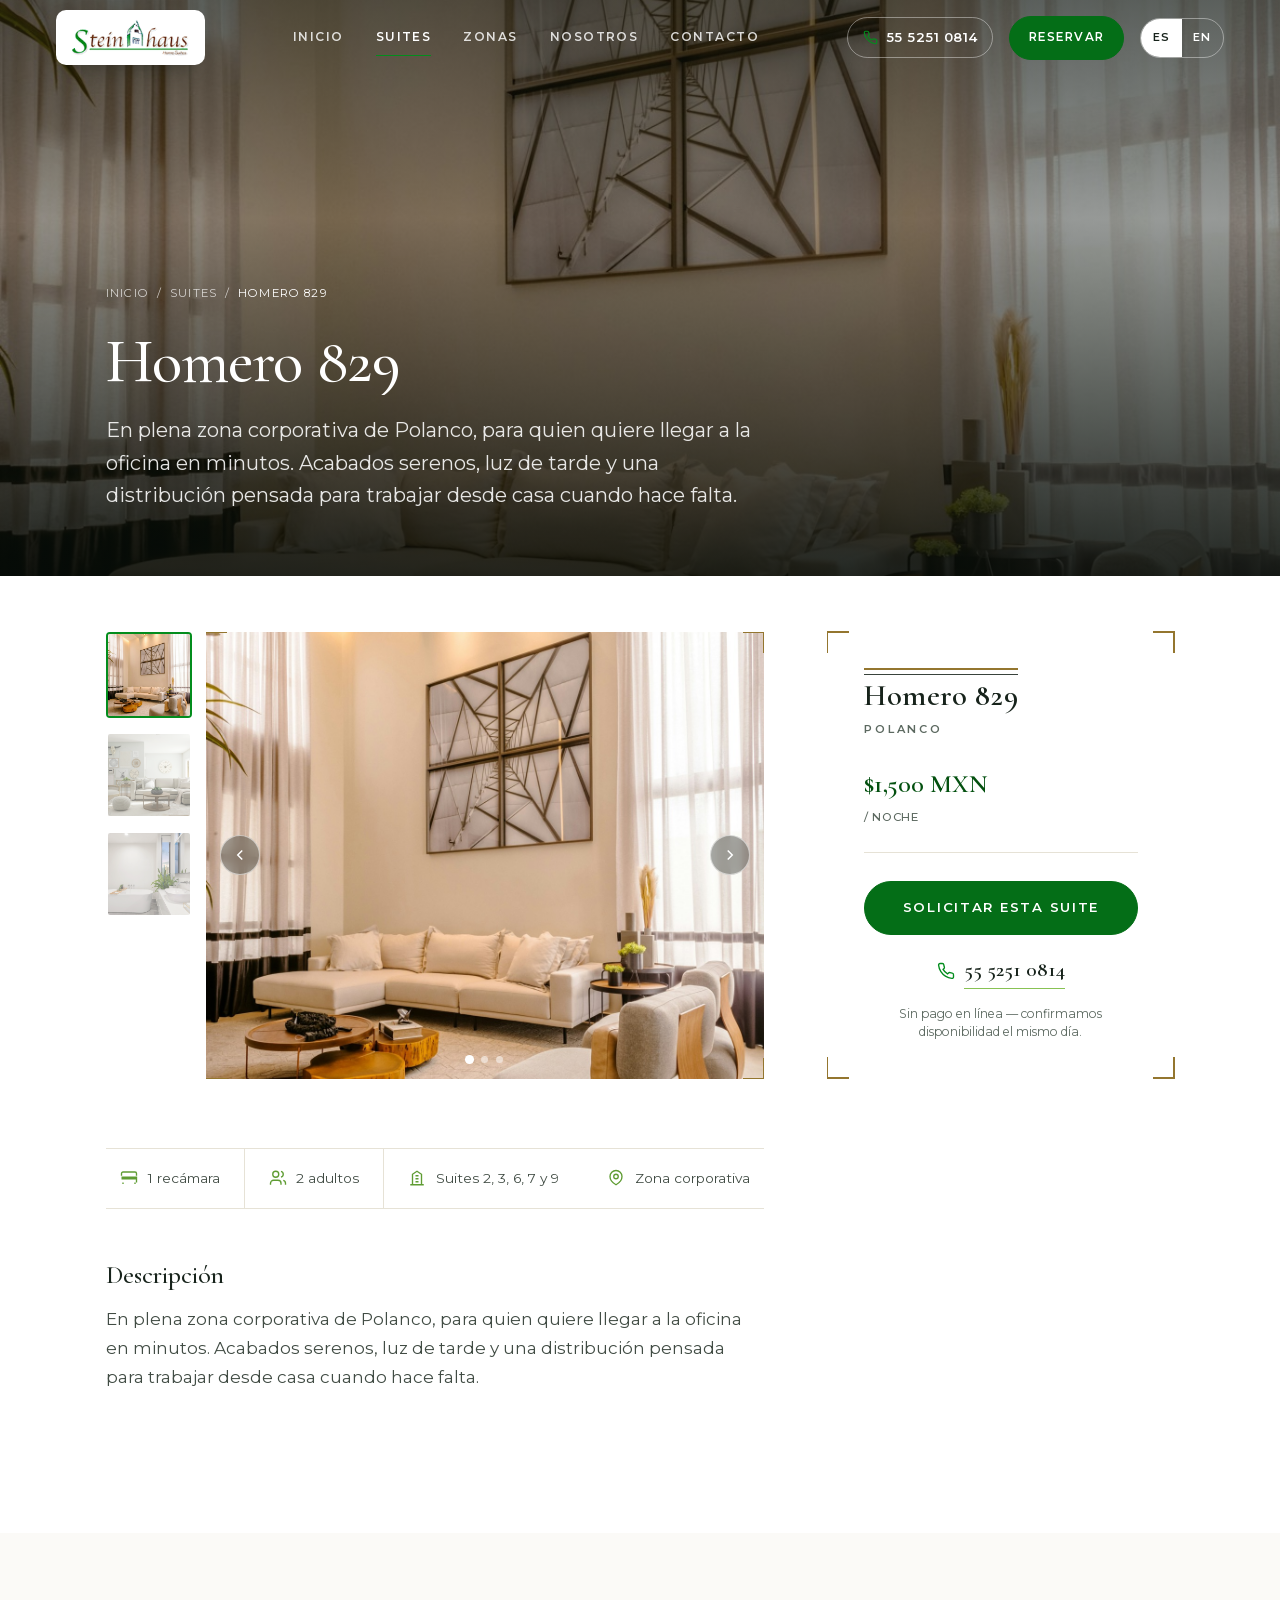
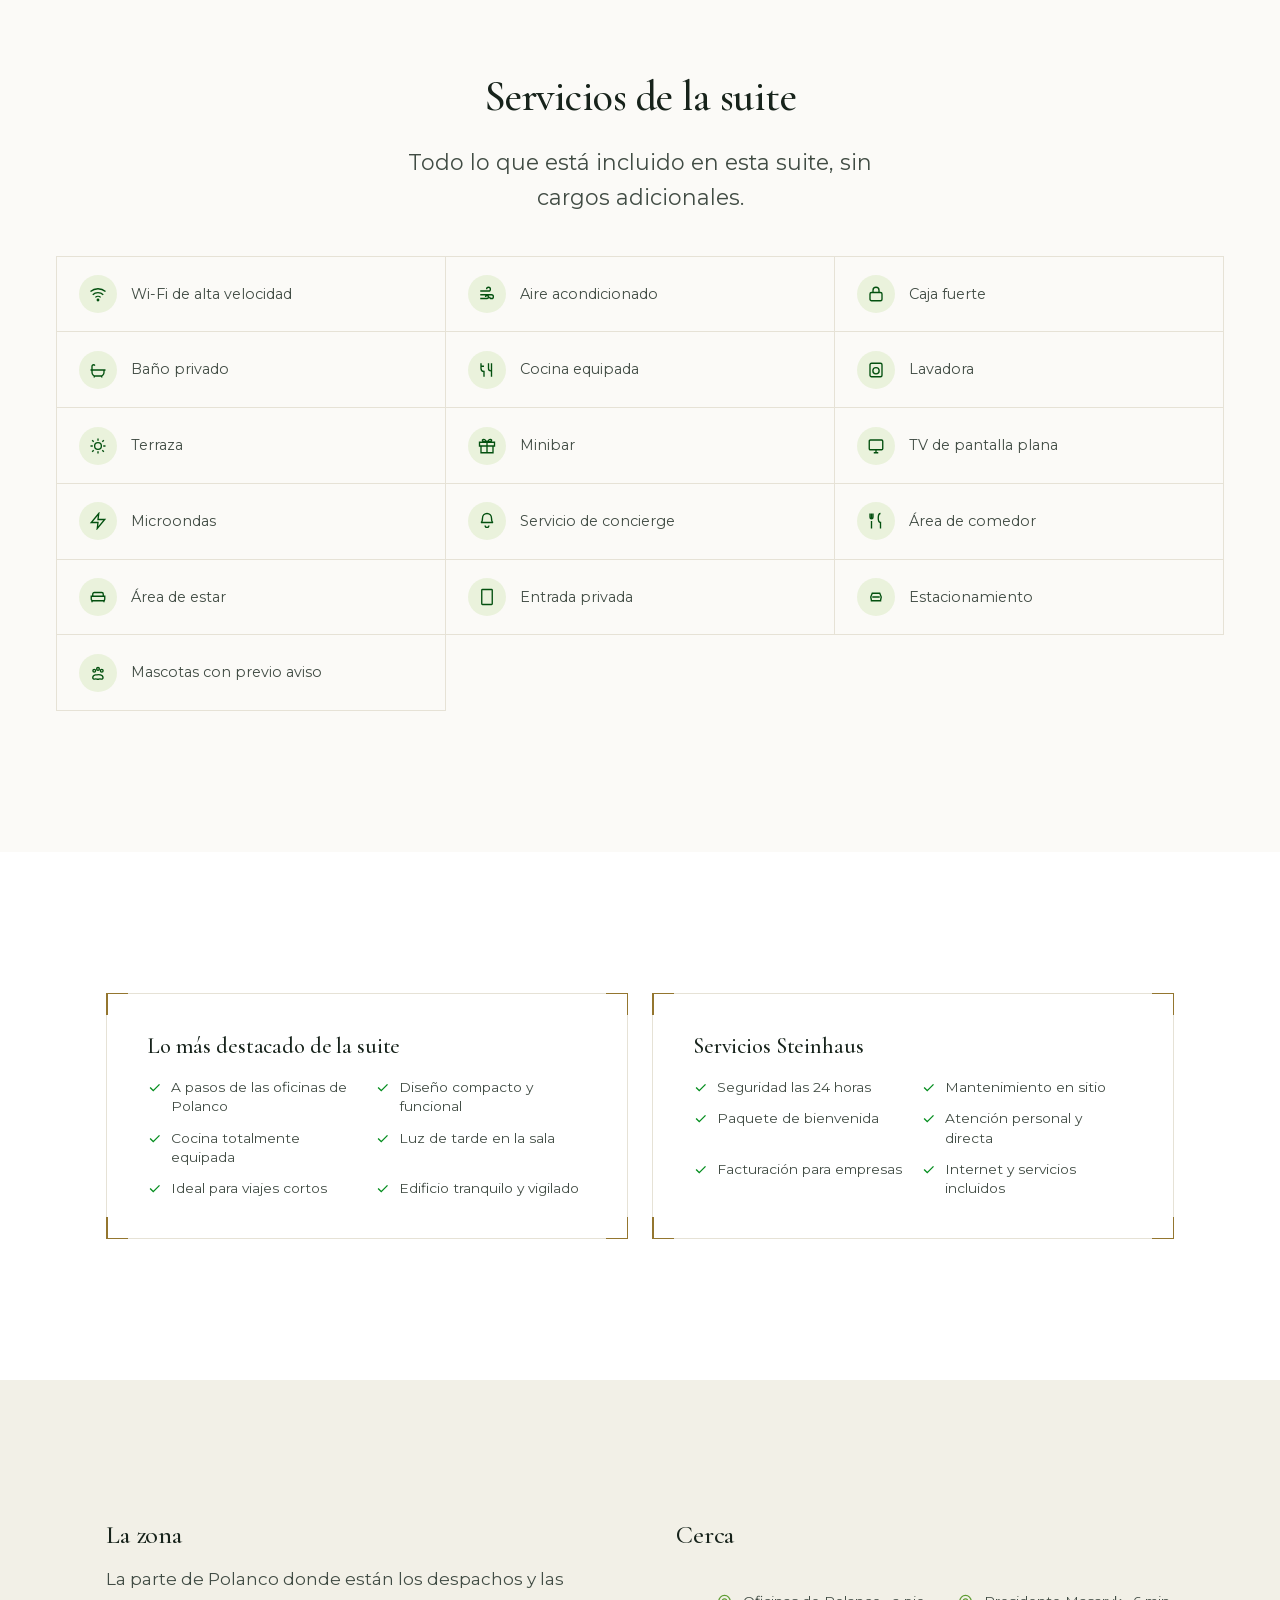
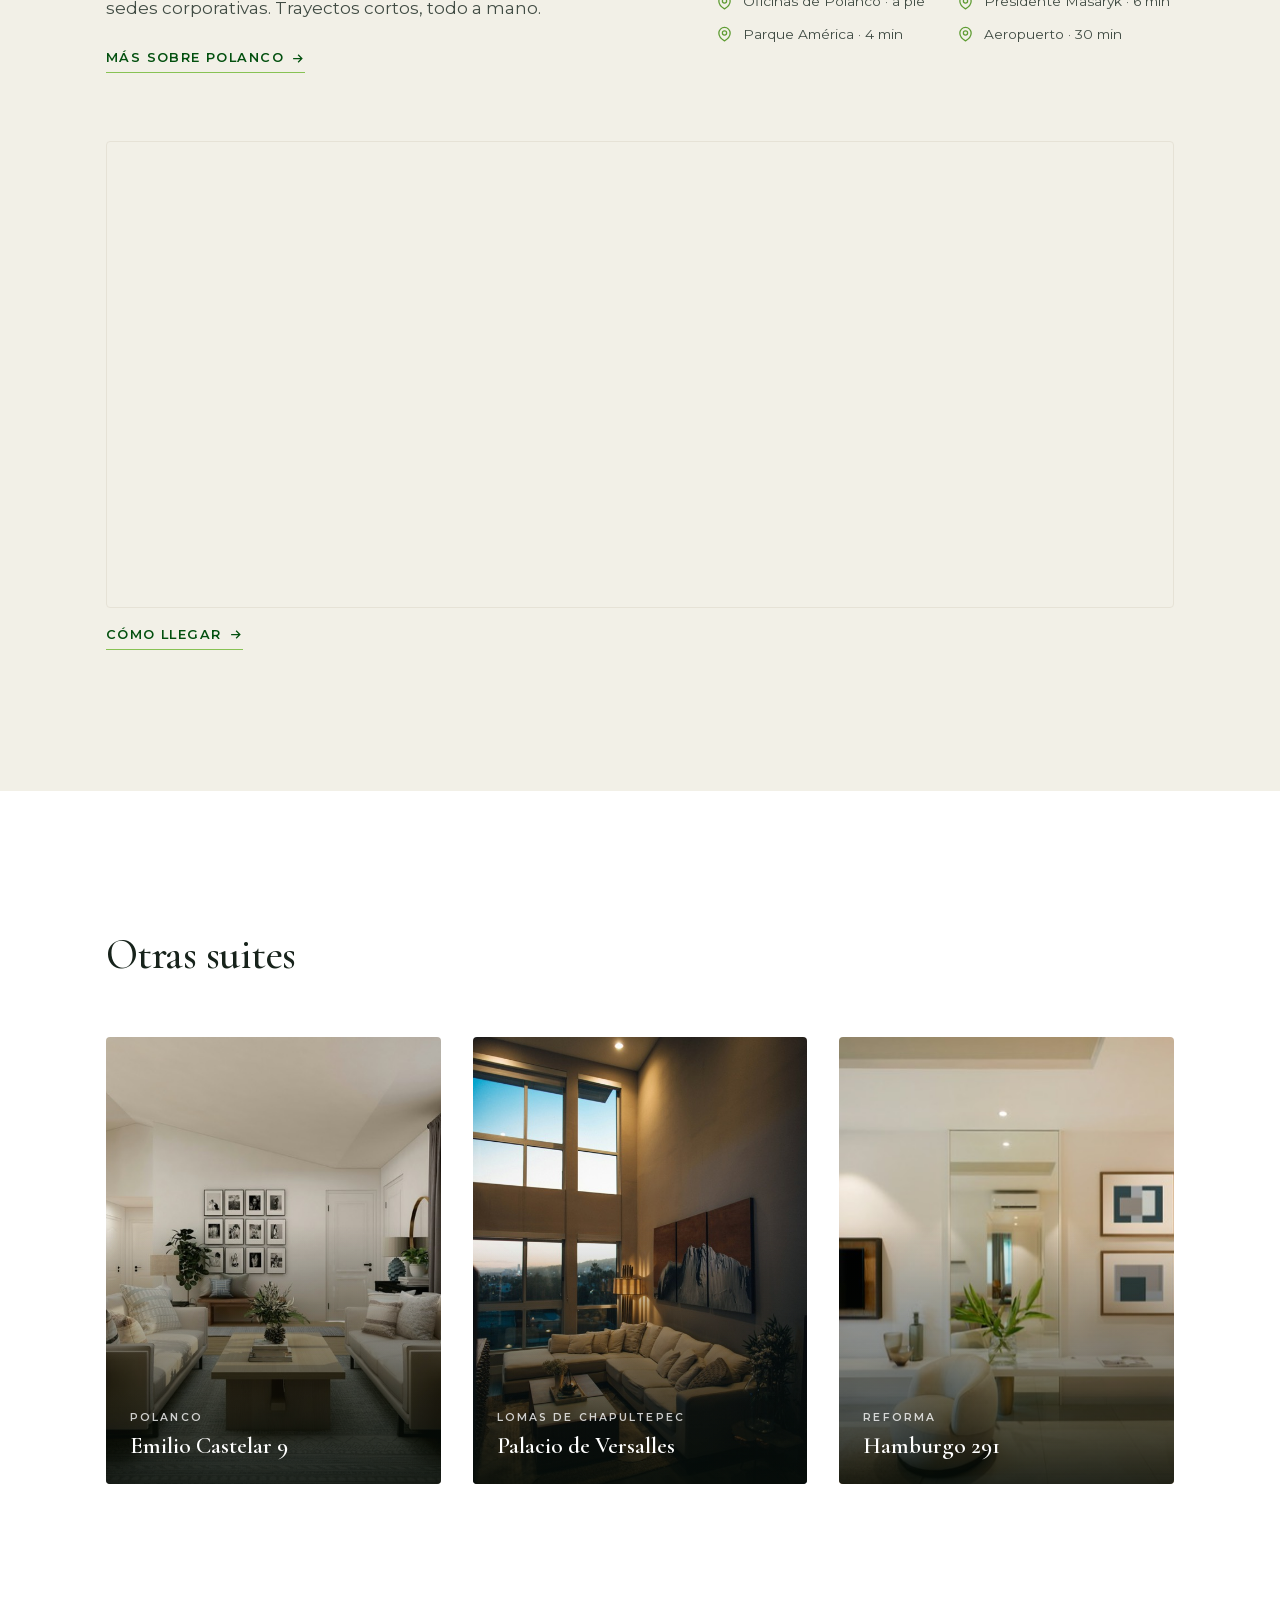
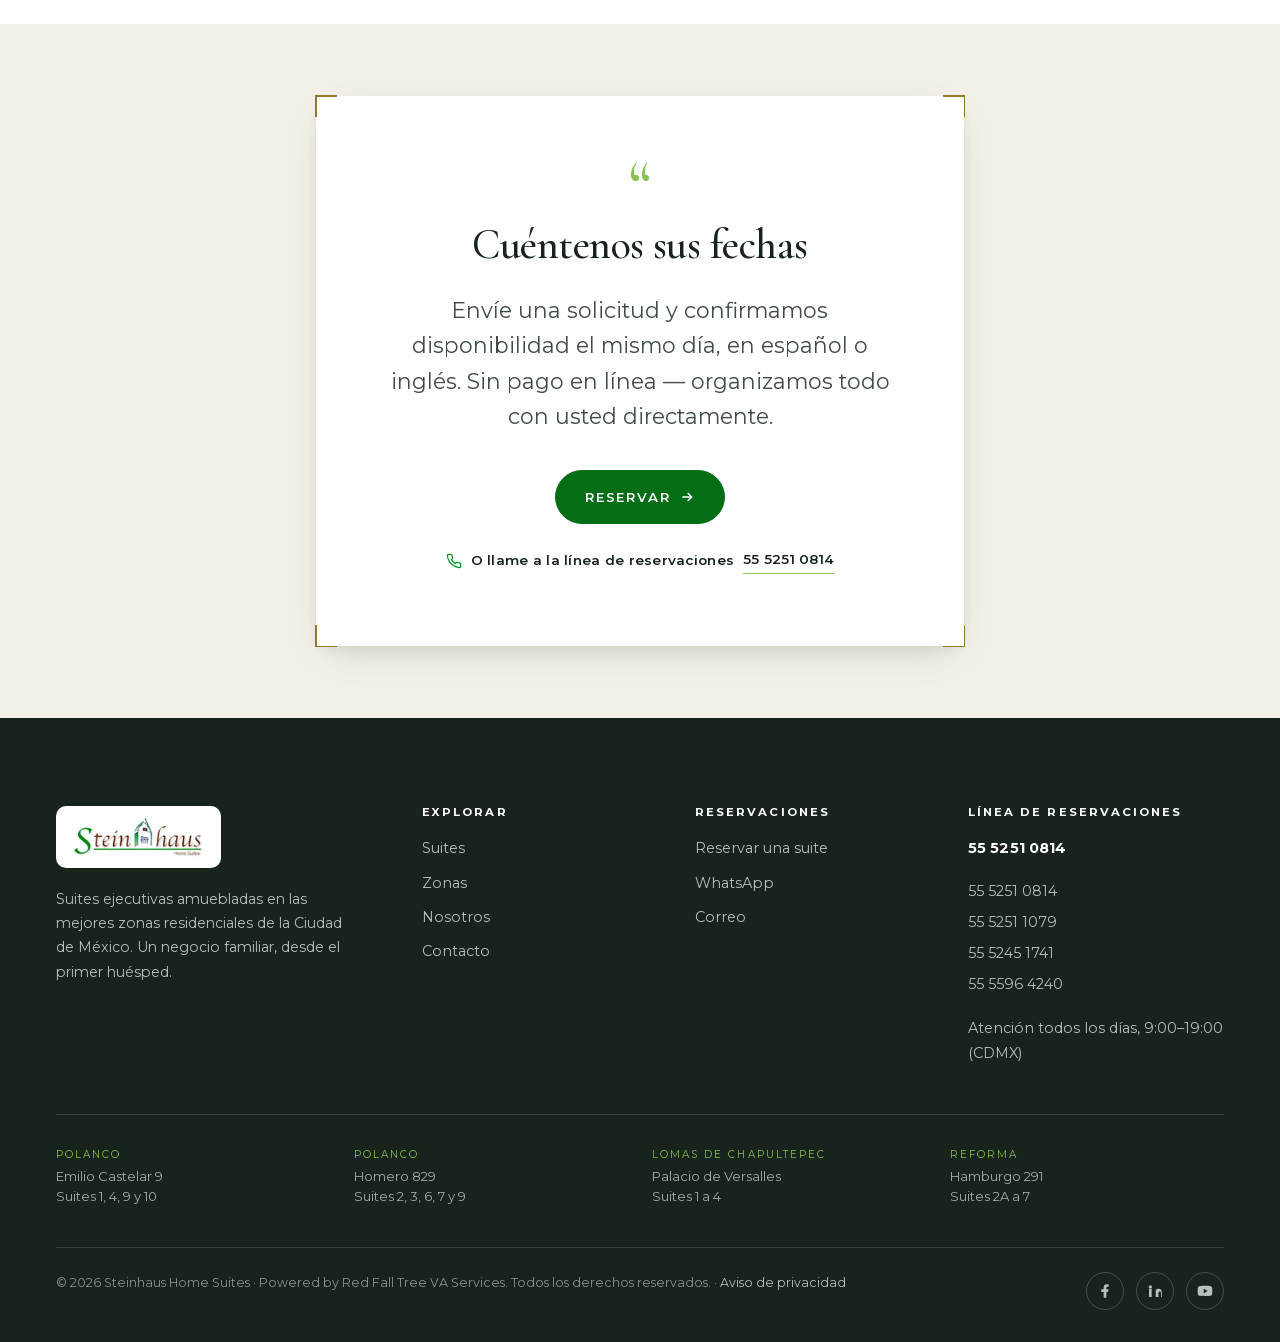
<file: suites/homero-829.html>
<!DOCTYPE html>
<html lang="es">
<head>
<meta charset="UTF-8" />
<meta name="viewport" content="width=device-width, initial-scale=1" />
<title data-i18n="suiteH.meta.title">Suite en Homero 829, Polanco — Steinhaus Home Suites</title>
<meta name="description" data-i18n="suiteH.meta.desc" content="Suite ejecutiva amueblada en la zona corporativa de Polanco. 1 recámara, $1,500 MXN/noche. Wi-Fi, servicios y estacionamiento incluidos." />
<link rel="canonical" href="https://www.steinhaus.com.mx/suites/homero-829.html" />
<link rel="alternate" hreflang="es" href="https://www.steinhaus.com.mx/suites/homero-829.html" />
<link rel="alternate" hreflang="en" href="https://www.steinhaus.com.mx/suites/homero-829.html?lang=en" />
<link rel="alternate" hreflang="x-default" href="https://www.steinhaus.com.mx/suites/homero-829.html" />
<meta property="og:type" content="website" />
<meta property="og:title" content="Suite en Homero 829, Polanco — Steinhaus Home Suites" />
<meta property="og:description" content="Suite ejecutiva amueblada en la zona corporativa de Polanco. 1 recámara, $1,500 MXN/noche. Wi-Fi, servicios y estacionamiento incluidos." />
<meta property="og:image" content="https://www.steinhaus.com.mx/assets/img/edificio-lg.jpg" />
<meta name="theme-color" content="#038d1d" />
<link rel="icon" href="../assets/img/favicon.svg" type="image/svg+xml" />
<link rel="stylesheet" href="../assets/css/styles.css" />

</head>
<body class="lang-es">
<a class="skip" href="#main">Saltar al contenido</a>

<header class="header header--over" id="site-header">
  <div class="header__inner">
    <a class="brand" href="../index.html" aria-label="Steinhaus Home Suites — Inicio">
      <span class="brand__plate"><img class="brand__logo" src="../assets/img/logo-transparent@2x.png" alt="Steinhaus Home Suites" width="193" height="66" /></span>
    </a>
    <nav class="header__nav" aria-label="Principal">
      <a class="navlink" href="../index.html" data-i18n="nav.home">Inicio</a>
      <a class="navlink" href="../suites.html" aria-current="page" data-i18n="nav.suites">Suites</a>
      <a class="navlink" href="../zonas.html" data-i18n="nav.zones">Zonas</a>
      <a class="navlink" href="../nosotros.html" data-i18n="nav.about">Nosotros</a>
      <a class="navlink" href="../contacto.html" data-i18n="nav.contact">Contacto</a>
      <a class="navlink navlink--panel" href="../reservar.html" data-i18n="nav.book">Reservar</a>
      <a class="navlink navlink--panel" href="tel:+525552510814" data-cfg-tel data-i18n="nav.call">Llamar</a>
    </nav>
    <div class="header__actions">
      <a class="header__call" href="tel:+525552510814" data-cfg-tel aria-label="Llamar a Steinhaus">
        <svg viewBox="0 0 24 24" fill="none" stroke="currentColor" stroke-width="1.8" aria-hidden="true"><path d="M22 16.92v3a2 2 0 0 1-2.18 2 19.79 19.79 0 0 1-8.63-3.07 19.5 19.5 0 0 1-6-6 19.79 19.79 0 0 1-3.07-8.67A2 2 0 0 1 4.11 2h3a2 2 0 0 1 2 1.72c.13.96.36 1.9.7 2.81a2 2 0 0 1-.45 2.11L8.09 9.91a16 16 0 0 0 6 6l1.27-1.27a2 2 0 0 1 2.11-.45c.9.34 1.85.57 2.81.7A2 2 0 0 1 22 16.92Z"/></svg>
        <span class="header__call-label" data-cfg-tel-display>55 5251 0814</span>
      </a>
      <a class="btn btn--sm header__book" href="../reservar.html" data-i18n="nav.book">Reservar</a>
      <div class="lang" role="group" aria-label="Idioma / Language">
        <button class="lang__btn" data-lang="es" type="button" aria-pressed="true">ES</button>
        <button class="lang__btn" data-lang="en" type="button" aria-pressed="false">EN</button>
      </div>
      <button class="navtoggle" type="button" aria-label="Menú" aria-expanded="false"><span></span></button>
    </div>
  </div>
</header>

<main id="main">
<section class="pagehero">
  <div class="pagehero__media"><img src="../assets/img/suite-homero-lg.jpg" alt="Interior de la suite en Homero 829, Polanco." width="1800" height="1200" /></div>
  <div class="container">
    <nav class="crumbs" aria-label="Ruta">
      <a href="../index.html" data-i18n="nav.home">Inicio</a> <span aria-hidden="true">/</span>
      <a href="../suites.html" data-i18n="nav.suites">Suites</a> <span aria-hidden="true">/</span>
      <span aria-current="page">Homero 829</span>
    </nav>
    <h1>Homero 829</h1>
    <p class="lede" data-i18n="suiteH.intro">En plena zona corporativa de Polanco, para quien quiere llegar a la oficina en minutos. Acabados serenos, luz de tarde y una distribución pensada para trabajar desde casa cuando hace falta.</p>
  </div>
</section>

<section class="section" id="galeria">
  <div class="container">
    <div class="suite-detail">
      <div class="suite-detail__main">

        <div class="suite-gallery reveal">
          <div class="suite-gallery__thumbs">
            <button type="button" class="suite-gallery__thumb on" data-gallery-thumb="0" aria-label="Ver imagen 1 de la suite"><img src="../assets/img/suite-homero-md.jpg" alt="" loading="lazy" /></button>
            <button type="button" class="suite-gallery__thumb" data-gallery-thumb="1" aria-label="Ver imagen 2 de la suite"><img src="../assets/img/living-sage-md.jpg" alt="" loading="lazy" /></button>
            <button type="button" class="suite-gallery__thumb" data-gallery-thumb="2" aria-label="Ver imagen 3 de la suite"><img src="../assets/img/detail-bath-md.jpg" alt="" loading="lazy" /></button>
          </div>
          <div class="suite-intro__gallery bracket-frame" data-suite-gallery>
            <span class="bf-corner bf-tl" aria-hidden="true"></span><span class="bf-corner bf-tr" aria-hidden="true"></span><span class="bf-corner bf-bl" aria-hidden="true"></span><span class="bf-corner bf-br" aria-hidden="true"></span>
            <button type="button" class="suite-intro__arrow suite-intro__arrow--prev" data-gallery-prev aria-label="Imagen anterior"><svg viewBox="0 0 24 24" fill="none" stroke="currentColor" stroke-width="2"><path d="m15 6-6 6 6 6"/></svg></button>
            <img src="../assets/img/suite-homero-lg.jpg" alt="Vista 1 de la suite en Homero 829." class="on" data-gallery-slide loading="eager" /><img src="../assets/img/living-sage-lg.jpg" alt="Vista 2 de la suite en Homero 829." class="" data-gallery-slide loading="lazy" /><img src="../assets/img/detail-bath-lg.jpg" alt="Vista 3 de la suite en Homero 829." class="" data-gallery-slide loading="lazy" />
            <button type="button" class="suite-intro__arrow suite-intro__arrow--next" data-gallery-next aria-label="Siguiente imagen"><svg viewBox="0 0 24 24" fill="none" stroke="currentColor" stroke-width="2"><path d="m9 6 6 6-6 6"/></svg></button>
            <div class="suite-intro__dots"><span class="on" data-gallery-dot="0"></span><span class="" data-gallery-dot="1"></span><span class="" data-gallery-dot="2"></span></div>
          </div>
        </div>

        <ul class="suite-facts reveal"><li><svg viewBox="0 0 24 24" fill="none" stroke="currentColor" stroke-width="1.8" aria-hidden="true"><path d="M2 9V6a2 2 0 0 1 2-2h16a2 2 0 0 1 2 2v3M2 11h20v7M4 18v2M20 18v2M2 13h20"/></svg> <span data-i18n="suiteH.s1">1 recámara</span></li><li><svg viewBox="0 0 24 24" fill="none" stroke="currentColor" stroke-width="1.8" aria-hidden="true"><path d="M16 21v-2a4 4 0 0 0-4-4H6a4 4 0 0 0-4 4v2M9 11a4 4 0 1 0 0-8 4 4 0 0 0 0 8ZM22 21v-2a4 4 0 0 0-3-3.87M16 3.13a4 4 0 0 1 0 7.75"/></svg> <span data-i18n="suiteH.s2">2 adultos</span></li><li><svg viewBox="0 0 24 24" fill="none" stroke="currentColor" stroke-width="1.8" aria-hidden="true"><path d="M3 21h18M6 21V7l6-4 6 4v14M10 9h4M10 13h4M10 17h4"/></svg> <span data-i18n="suiteH.s3">Suites 2, 3, 6, 7 y 9</span></li><li><svg viewBox="0 0 24 24" fill="none" stroke="currentColor" stroke-width="1.8" aria-hidden="true"><path d="M12 21s-8-4.5-8-11a8 8 0 0 1 16 0c0 6.5-8 11-8 11Z"/><circle cx="12" cy="10" r="3"/></svg> <span data-i18n="suiteH.s4">Zona corporativa</span></li></ul>

        <div class="reveal">
          <h2 class="h3" data-i18n="detail.overview.h">Descripción</h2>
          <p class="prose" style="margin-top:1rem" data-i18n="suiteH.intro">En plena zona corporativa de Polanco, para quien quiere llegar a la oficina en minutos. Acabados serenos, luz de tarde y una distribución pensada para trabajar desde casa cuando hace falta.</p>
        </div>

      </div>

      <aside class="suite-book bracket-frame reveal">
        <span class="bf-corner bf-tl" aria-hidden="true"></span><span class="bf-corner bf-tr" aria-hidden="true"></span><span class="bf-corner bf-bl" aria-hidden="true"></span><span class="bf-corner bf-br" aria-hidden="true"></span>
        <div class="plate"><span class="plate__addr">Homero 829</span><span class="plate__zone">Polanco</span></div>
        <p class="suite-book__price">$1,500 MXN <span data-i18n="common.perNight">/ noche</span></p>
        <a class="btn btn--block" href="../reservar.html?suite=homero" data-i18n="detail.book.cta">Solicitar esta suite</a>
        <a class="suite-intro__phone" href="tel:+525552510814" data-cfg-tel>
          <svg viewBox="0 0 24 24" fill="none" stroke="currentColor" stroke-width="1.8" aria-hidden="true"><path d="M22 16.92v3a2 2 0 0 1-2.18 2 19.79 19.79 0 0 1-8.63-3.07 19.5 19.5 0 0 1-6-6 19.79 19.79 0 0 1-3.07-8.67A2 2 0 0 1 4.11 2h3a2 2 0 0 1 2 1.72c.13.96.36 1.9.7 2.81a2 2 0 0 1-.45 2.11L8.09 9.91a16 16 0 0 0 6 6l1.27-1.27a2 2 0 0 1 2.11-.45c.9.34 1.85.57 2.81.7A2 2 0 0 1 22 16.92Z"/></svg>
          <b data-cfg-tel-display>55 5251 0814</b>
        </a>
        <p class="suite-book__note" data-i18n="detail.book.note">Sin pago en línea — confirmamos disponibilidad el mismo día.</p>
      </aside>
    </div>
  </div>
</section>

<section class="section section--paper">
  <div class="container container--narrow u-center reveal">
    <h2 class="h2" data-i18n="detail.facilities.h">Servicios de la suite</h2>
    <p class="lede" data-i18n="detail.facilities.p">Todo lo que está incluido en esta suite, sin cargos adicionales.</p>
  </div>
  <div class="container container--wide" style="margin-top:2.5rem">
    <ul class="suite-amenities reveal-stagger"><li><span class="suite-amenities__ico"><svg viewBox="0 0 24 24" fill="none" stroke="currentColor" stroke-width="1.8" aria-hidden="true"><path d="M5 13a10 10 0 0 1 14 0M8.5 16.5a5 5 0 0 1 7 0M2 8.8a15 15 0 0 1 20 0"/><circle cx="12" cy="20" r="1"/></svg></span><span data-i18n="fac.1">Wi-Fi de alta velocidad</span></li><li><span class="suite-amenities__ico"><svg viewBox="0 0 24 24" fill="none" stroke="currentColor" stroke-width="1.8" aria-hidden="true"><path d="M3 8h11a2.5 2.5 0 1 0-2.5-2.5M3 13h15a2.5 2.5 0 1 1-2.5 2.5M3 18h9a2 2 0 1 0-2-2"/></svg></span><span data-i18n="fac.2">Aire acondicionado</span></li><li><span class="suite-amenities__ico"><svg viewBox="0 0 24 24" fill="none" stroke="currentColor" stroke-width="1.8" aria-hidden="true"><rect x="4" y="10" width="16" height="11" rx="2"/><path d="M8 10V7a4 4 0 0 1 8 0v3"/></svg></span><span data-i18n="fac.3">Caja fuerte</span></li><li><span class="suite-amenities__ico"><svg viewBox="0 0 24 24" fill="none" stroke="currentColor" stroke-width="1.8" aria-hidden="true"><path d="M4 12h16v3a5 5 0 0 1-5 5H9a5 5 0 0 1-5-5v-3ZM4 12V7a2 2 0 0 1 2-2c1 0 1.5.6 1.8 1.2M2 12h20M7 20v2M17 20v2"/></svg></span><span data-i18n="fac.4">Baño privado</span></li><li><span class="suite-amenities__ico"><svg viewBox="0 0 24 24" fill="none" stroke="currentColor" stroke-width="1.8" aria-hidden="true"><path d="M4 3v7a4 4 0 0 0 4 4v7M4 7h4M18 3v18M14 3v7a3 3 0 0 0 3 3"/></svg></span><span data-i18n="fac.5">Cocina equipada</span></li><li><span class="suite-amenities__ico"><svg viewBox="0 0 24 24" fill="none" stroke="currentColor" stroke-width="1.8" aria-hidden="true"><rect x="4" y="3" width="16" height="18" rx="2"/><circle cx="12" cy="13" r="4.2"/><path d="M8 6.2h.01M11 6.2h.01"/></svg></span><span data-i18n="fac.6">Lavadora</span></li><li><span class="suite-amenities__ico"><svg viewBox="0 0 24 24" fill="none" stroke="currentColor" stroke-width="1.8" aria-hidden="true"><circle cx="12" cy="12" r="4.5"/><path d="M12 2v3M12 19v3M4.2 4.2l2.1 2.1M17.7 17.7l2.1 2.1M2 12h3M19 12h3M4.2 19.8l2.1-2.1M17.7 6.3l2.1-2.1"/></svg></span><span data-i18n="fac.7">Terraza</span></li><li><span class="suite-amenities__ico"><svg viewBox="0 0 24 24" fill="none" stroke="currentColor" stroke-width="1.8" aria-hidden="true"><path d="M20 12v9H4v-9M2 7h20v5H2zM12 22V7M12 7S9 2 6.5 3.5 9 7 12 7ZM12 7s3-5 5.5-3.5S15 7 12 7Z"/></svg></span><span data-i18n="fac.8">Minibar</span></li><li><span class="suite-amenities__ico"><svg viewBox="0 0 24 24" fill="none" stroke="currentColor" stroke-width="1.8" aria-hidden="true"><rect x="3" y="4" width="18" height="13" rx="1.5"/><path d="M9 21h6M12 17v4"/></svg></span><span data-i18n="fac.9">TV de pantalla plana</span></li><li><span class="suite-amenities__ico"><svg viewBox="0 0 24 24" fill="none" stroke="currentColor" stroke-width="1.8" aria-hidden="true"><path d="M13 2 3 14h9l-1 8 10-12h-9l1-8Z"/></svg></span><span data-i18n="fac.10">Microondas</span></li><li><span class="suite-amenities__ico"><svg viewBox="0 0 24 24" fill="none" stroke="currentColor" stroke-width="1.8" aria-hidden="true"><path d="M6 8a6 6 0 0 1 12 0c0 5 2 6 2 6H4s2-1 2-6Z"/><path d="M9.5 18a2.5 2.5 0 0 0 5 0"/></svg></span><span data-i18n="fac.11">Servicio de concierge</span></li><li><span class="suite-amenities__ico"><svg viewBox="0 0 24 24" fill="none" stroke="currentColor" stroke-width="1.8" aria-hidden="true"><path d="M6 2v8M4 2v5a2 2 0 0 0 2 2 2 2 0 0 0 2-2V2M6 12v10M18 2c-1.7 0-3 2-3 6s1.3 6 3 6v8"/></svg></span><span data-i18n="fac.12">Área de comedor</span></li><li><span class="suite-amenities__ico"><svg viewBox="0 0 24 24" fill="none" stroke="currentColor" stroke-width="1.8" aria-hidden="true"><path d="M5 11V8a2 2 0 0 1 2-2h10a2 2 0 0 1 2 2v3"/><path d="M3 11h18v4a2 2 0 0 1-2 2H5a2 2 0 0 1-2-2v-4ZM4 17v2M20 17v2"/></svg></span><span data-i18n="fac.13">Área de estar</span></li><li><span class="suite-amenities__ico"><svg viewBox="0 0 24 24" fill="none" stroke="currentColor" stroke-width="1.8" aria-hidden="true"><rect x="5" y="2" width="14" height="20" rx="1"/><path d="M14 12h.01"/></svg></span><span data-i18n="fac.14">Entrada privada</span></li><li><span class="suite-amenities__ico"><svg viewBox="0 0 24 24" fill="none" stroke="currentColor" stroke-width="1.8" aria-hidden="true"><path d="M5 17h14M6 17l-1-5 2-5h10l2 5-1 5M7 12h10"/></svg></span><span data-i18n="fac.15">Estacionamiento</span></li><li><span class="suite-amenities__ico"><svg viewBox="0 0 24 24" fill="none" stroke="currentColor" stroke-width="1.8" aria-hidden="true"><circle cx="7" cy="9" r="1.8"/><circle cx="12" cy="6.5" r="1.8"/><circle cx="17" cy="9" r="1.8"/><path d="M8.5 14.5c-2.2.6-3.5 2.2-3.5 3.8 0 1.5 1.3 2.2 2.8 1.8.9-.3 1.6-.3 2.5 0 1 .3 2.1.3 3.1 0 .9-.3 1.6-.3 2.5 0 1.5.4 2.8-.3 2.8-1.8 0-1.6-1.3-3.2-3.5-3.8-1.5-.4-3.2-.4-4.7 0Z"/></svg></span><span data-i18n="fac.16">Mascotas con previo aviso</span></li></ul>
  </div>
</section>

<section class="section">
  <div class="container">
    <div class="two-col-cards">
      <div class="check-card bracket-frame reveal">
        <span class="bf-corner bf-tl" aria-hidden="true"></span><span class="bf-corner bf-tr" aria-hidden="true"></span><span class="bf-corner bf-bl" aria-hidden="true"></span><span class="bf-corner bf-br" aria-hidden="true"></span>
        <h3 data-i18n="detail.highlights.h">Lo más destacado de la suite</h3>
        <ul class="check-list"><li><svg viewBox="0 0 24 24" fill="none" stroke="currentColor" stroke-width="2.2" aria-hidden="true"><path d="m5 12 5 5L20 7"/></svg><span data-i18n="hl.h1">A pasos de las oficinas de Polanco</span></li><li><svg viewBox="0 0 24 24" fill="none" stroke="currentColor" stroke-width="2.2" aria-hidden="true"><path d="m5 12 5 5L20 7"/></svg><span data-i18n="hl.h2">Diseño compacto y funcional</span></li><li><svg viewBox="0 0 24 24" fill="none" stroke="currentColor" stroke-width="2.2" aria-hidden="true"><path d="m5 12 5 5L20 7"/></svg><span data-i18n="hl.h3">Cocina totalmente equipada</span></li><li><svg viewBox="0 0 24 24" fill="none" stroke="currentColor" stroke-width="2.2" aria-hidden="true"><path d="m5 12 5 5L20 7"/></svg><span data-i18n="hl.h4">Luz de tarde en la sala</span></li><li><svg viewBox="0 0 24 24" fill="none" stroke="currentColor" stroke-width="2.2" aria-hidden="true"><path d="m5 12 5 5L20 7"/></svg><span data-i18n="hl.h5">Ideal para viajes cortos</span></li><li><svg viewBox="0 0 24 24" fill="none" stroke="currentColor" stroke-width="2.2" aria-hidden="true"><path d="m5 12 5 5L20 7"/></svg><span data-i18n="hl.h6">Edificio tranquilo y vigilado</span></li></ul>
      </div>
      <div class="check-card bracket-frame reveal">
        <span class="bf-corner bf-tl" aria-hidden="true"></span><span class="bf-corner bf-tr" aria-hidden="true"></span><span class="bf-corner bf-bl" aria-hidden="true"></span><span class="bf-corner bf-br" aria-hidden="true"></span>
        <h3 data-i18n="detail.services.h">Servicios Steinhaus</h3>
        <ul class="check-list"><li><svg viewBox="0 0 24 24" fill="none" stroke="currentColor" stroke-width="2.2" aria-hidden="true"><path d="m5 12 5 5L20 7"/></svg><span data-i18n="svc.1">Seguridad las 24 horas</span></li><li><svg viewBox="0 0 24 24" fill="none" stroke="currentColor" stroke-width="2.2" aria-hidden="true"><path d="m5 12 5 5L20 7"/></svg><span data-i18n="svc.2">Mantenimiento en sitio</span></li><li><svg viewBox="0 0 24 24" fill="none" stroke="currentColor" stroke-width="2.2" aria-hidden="true"><path d="m5 12 5 5L20 7"/></svg><span data-i18n="svc.3">Paquete de bienvenida</span></li><li><svg viewBox="0 0 24 24" fill="none" stroke="currentColor" stroke-width="2.2" aria-hidden="true"><path d="m5 12 5 5L20 7"/></svg><span data-i18n="svc.4">Atención personal y directa</span></li><li><svg viewBox="0 0 24 24" fill="none" stroke="currentColor" stroke-width="2.2" aria-hidden="true"><path d="m5 12 5 5L20 7"/></svg><span data-i18n="svc.5">Facturación para empresas</span></li><li><svg viewBox="0 0 24 24" fill="none" stroke="currentColor" stroke-width="2.2" aria-hidden="true"><path d="m5 12 5 5L20 7"/></svg><span data-i18n="svc.6">Internet y servicios incluidos</span></li></ul>
      </div>
    </div>
  </div>
</section>

<section class="section section--panel">
  <div class="container">
    <div class="contact-grid">
      <div class="reveal">
        <h2 class="h3" data-i18n="detail.location.h">La zona</h2>
        <p class="prose" style="margin-top:1rem" data-i18n="suiteH.loc">La parte de Polanco donde están los despachos y las sedes corporativas. Trayectos cortos, todo a mano.</p>
        <a class="textlink" style="margin-top:1.5rem" href="../zonas.html#polanco"><span data-i18n="zones.moreZone">Más sobre Polanco</span> <svg viewBox="0 0 24 24" fill="none" stroke="currentColor" stroke-width="2" aria-hidden="true"><path d="M5 12h14M13 6l6 6-6 6"/></svg></a>
      </div>
      <div class="reveal">
        <h2 class="h3" data-i18n="detail.nearby.h">Cerca</h2>
        <ul class="suite__specs" style="border:0;margin-top:1.5rem"><li><svg viewBox="0 0 24 24" fill="none" stroke="currentColor" stroke-width="1.8" aria-hidden="true"><path d="M12 21s-8-4.5-8-11a8 8 0 0 1 16 0c0 6.5-8 11-8 11Z"/><circle cx="12" cy="10" r="3"/></svg> <span data-i18n="suiteH.n1">Oficinas de Polanco · a pie</span></li><li><svg viewBox="0 0 24 24" fill="none" stroke="currentColor" stroke-width="1.8" aria-hidden="true"><path d="M12 21s-8-4.5-8-11a8 8 0 0 1 16 0c0 6.5-8 11-8 11Z"/><circle cx="12" cy="10" r="3"/></svg> <span data-i18n="suiteH.n2">Presidente Masaryk · 6 min</span></li><li><svg viewBox="0 0 24 24" fill="none" stroke="currentColor" stroke-width="1.8" aria-hidden="true"><path d="M12 21s-8-4.5-8-11a8 8 0 0 1 16 0c0 6.5-8 11-8 11Z"/><circle cx="12" cy="10" r="3"/></svg> <span data-i18n="suiteH.n3">Parque América · 4 min</span></li><li><svg viewBox="0 0 24 24" fill="none" stroke="currentColor" stroke-width="1.8" aria-hidden="true"><path d="M12 21s-8-4.5-8-11a8 8 0 0 1 16 0c0 6.5-8 11-8 11Z"/><circle cx="12" cy="10" r="3"/></svg> <span data-i18n="suiteH.n4">Aeropuerto · 30 min</span></li></ul>
      </div>
    </div>
    <div class="suite-map reveal">
      <iframe src="https://www.google.com/maps?q=Homero%20829%2C%20Polanco%2C%20Ciudad%20de%20M%C3%A9xico&output=embed" loading="lazy" referrerpolicy="no-referrer-when-downgrade" title="Mapa de ubicación: Homero 829, Polanco"></iframe>
    </div>
    <a class="textlink suite-map-link" href="https://www.google.com/maps/search/?api=1&query=Homero+829%2C+Polanco%2C+Ciudad+de+M%C3%A9xico" target="_blank" rel="noopener"><span data-i18n="detail.location.directions">Cómo llegar</span> <svg viewBox="0 0 24 24" fill="none" stroke="currentColor" stroke-width="2" aria-hidden="true"><path d="M5 12h14M13 6l6 6-6 6"/></svg></a>
  </div>
</section>

<section class="section">
  <div class="container">
    <div class="section-head reveal"><h2 class="h2" data-i18n="detail.other.h">Otras suites</h2></div>
    <div class="other-suites reveal-stagger">
      <a class="other-suite" href="emilio-castelar-9.html" aria-label="Ver suite en Emilio Castelar 9, Polanco">
        <div class="other-suite__media"><img src="../assets/img/suite-castelar-md.jpg" alt="Suite en Emilio Castelar 9, Polanco." loading="lazy" /></div>
        <div class="other-suite__info">
          <span><span class="other-suite__zone">Polanco</span><span class="other-suite__addr">Emilio Castelar 9</span></span>
          <span class="other-suite__arrow" aria-hidden="true"><svg viewBox="0 0 24 24" fill="none" stroke="currentColor" stroke-width="2"><path d="M5 12h14M13 6l6 6-6 6"/></svg></span>
        </div>
      </a>
      <a class="other-suite" href="palacio-de-versalles.html" aria-label="Ver suite en Palacio de Versalles, Lomas de Chapultepec">
        <div class="other-suite__media"><img src="../assets/img/suite-versalles-md.jpg" alt="Suite en Palacio de Versalles, Lomas de Chapultepec." loading="lazy" /></div>
        <div class="other-suite__info">
          <span><span class="other-suite__zone">Lomas de Chapultepec</span><span class="other-suite__addr">Palacio de Versalles</span></span>
          <span class="other-suite__arrow" aria-hidden="true"><svg viewBox="0 0 24 24" fill="none" stroke="currentColor" stroke-width="2"><path d="M5 12h14M13 6l6 6-6 6"/></svg></span>
        </div>
      </a>
      <a class="other-suite" href="hamburgo-291.html" aria-label="Ver suite en Hamburgo 291, Reforma">
        <div class="other-suite__media"><img src="../assets/img/suite-hamburgo-md.jpg" alt="Suite en Hamburgo 291, Reforma." loading="lazy" /></div>
        <div class="other-suite__info">
          <span><span class="other-suite__zone">Reforma</span><span class="other-suite__addr">Hamburgo 291</span></span>
          <span class="other-suite__arrow" aria-hidden="true"><svg viewBox="0 0 24 24" fill="none" stroke="currentColor" stroke-width="2"><path d="M5 12h14M13 6l6 6-6 6"/></svg></span>
        </div>
      </a>
    </div>
  </div>
</section>

<script src="../assets/js/suite-gallery.js"></script>

<section class="cta-band section--tight">
  <div class="container container--narrow">
    <div class="cta-card bracket-frame reveal">
      <span class="bf-corner bf-tl" aria-hidden="true"></span><span class="bf-corner bf-tr" aria-hidden="true"></span><span class="bf-corner bf-bl" aria-hidden="true"></span><span class="bf-corner bf-br" aria-hidden="true"></span>
      <p class="cta-card__mark" aria-hidden="true">&ldquo;</p>
      <h2 data-i18n="home.cta.h">Cuéntenos sus fechas</h2>
      <p class="lede" data-i18n="home.cta.p">Envíe una solicitud y confirmamos disponibilidad el mismo día, en español o inglés. Sin pago en línea — organizamos todo con usted directamente.</p>
      <div class="cta-card__row">
        <a class="btn" href="../reservar.html"><span data-i18n="cta.book">Reservar</span> <svg class="btn__arrow" width="16" height="16" viewBox="0 0 24 24" fill="none" stroke="currentColor" stroke-width="2" aria-hidden="true"><path d="M5 12h14M13 6l6 6-6 6"/></svg></a>
        <a class="cta-card__phone" href="tel:+525552510814" data-cfg-tel>
          <svg viewBox="0 0 24 24" fill="none" stroke="currentColor" stroke-width="1.8" aria-hidden="true"><path d="M22 16.92v3a2 2 0 0 1-2.18 2 19.79 19.79 0 0 1-8.63-3.07 19.5 19.5 0 0 1-6-6 19.79 19.79 0 0 1-3.07-8.67A2 2 0 0 1 4.11 2h3a2 2 0 0 1 2 1.72c.13.96.36 1.9.7 2.81a2 2 0 0 1-.45 2.11L8.09 9.91a16 16 0 0 0 6 6l1.27-1.27a2 2 0 0 1 2.11-.45c.9.34 1.85.57 2.81.7A2 2 0 0 1 22 16.92Z"/></svg>
          <span data-i18n="home.cta.or">O llame a la línea de reservaciones</span> <b data-cfg-tel-display>55 5251 0814</b>
        </a>
      </div>
    </div>
  </div>
</section>
</main>

<footer class="footer">
  <div class="container container--wide">
    <div class="footer__top">
      <div class="footer__brand">
        <a class="brand" href="../index.html" aria-label="Steinhaus Home Suites">
          <span class="brand__plate"><img class="brand__logo" src="../assets/img/logo-transparent@2x.png" alt="Steinhaus Home Suites" width="193" height="66" /></span>
        </a>
        <p data-i18n="footer.tag">Suites ejecutivas amuebladas en las mejores zonas residenciales de la Ciudad de México. Un negocio familiar, desde el primer huésped.</p>
      </div>
      <div class="footer__col">
        <h4 data-i18n="footer.explore">Explorar</h4>
        <ul>
          <li><a href="../suites.html" data-i18n="nav.suites">Suites</a></li>
          <li><a href="../zonas.html" data-i18n="nav.zones">Zonas</a></li>
          <li><a href="../nosotros.html" data-i18n="nav.about">Nosotros</a></li>
          <li><a href="../contacto.html" data-i18n="nav.contact">Contacto</a></li>
        </ul>
      </div>
      <div class="footer__col">
        <h4 data-i18n="footer.reserve">Reservaciones</h4>
        <ul>
          <li><a href="../reservar.html" data-i18n="footer.faqLink">Reservar una suite</a></li>
          <li><a href="#" data-cfg-wa target="_blank" rel="noopener">WhatsApp</a></li>
          <li><a href="#" data-cfg-email>Correo</a></li>
        </ul>
      </div>
      <div class="footer__col">
        <h4 data-i18n="footer.callTitle">Línea de reservaciones</h4>
        <ul>
          <li><a class="footer__call" href="tel:+525552510814" data-cfg-tel><span data-cfg-tel-display>55 5251 0814</span></a></li>
          <li data-cfg-phone-list style="display:flex;flex-direction:column;gap:.4rem;margin-top:.5rem"></li>
          <li style="margin-top:.6rem" data-i18n="footer.hours">Atención todos los días, 9:00–19:00 (CDMX)</li>
        </ul>
      </div>
    </div>
    <dl class="footer__directory">
      <div><dt>Polanco</dt><dd>Emilio Castelar 9<br />Suites 1, 4, 9 y 10</dd></div>
      <div><dt>Polanco</dt><dd>Homero 829<br />Suites 2, 3, 6, 7 y 9</dd></div>
      <div><dt>Lomas de Chapultepec</dt><dd>Palacio de Versalles<br />Suites 1 a 4</dd></div>
      <div><dt>Reforma</dt><dd>Hamburgo 291<br />Suites 2A a 7</dd></div>
    </dl>
    <div class="footer__bar">
      <span>© <span data-year>2026</span> Steinhaus Home Suites <span class="footer__credit" data-i18n="footer.credit">· Powered by Red Fall Tree VA Services</span>. <span data-i18n="footer.rights">Todos los derechos reservados.</span> · <a href="../aviso-de-privacidad.html" data-i18n="footer.privacy">Aviso de privacidad</a></span>
      <span class="footer__socials">
        <a href="#" data-cfg-social="facebook" target="_blank" rel="noopener" aria-label="Facebook"><svg viewBox="0 0 24 24" fill="currentColor" aria-hidden="true"><path d="M14 13.5h2.5l1-4H14v-2c0-1 .5-2 2-2h1.5V2.1S16 2 14.6 2C11.6 2 10 3.8 10 7v2.5H6.5v4H10V22h4v-8.5Z"/></svg></a>
        <a href="#" data-cfg-social="linkedin" target="_blank" rel="noopener" aria-label="LinkedIn"><svg viewBox="0 0 24 24" fill="currentColor" aria-hidden="true"><path d="M4.98 3.5a2.5 2.5 0 1 0 0 5 2.5 2.5 0 0 0 0-5ZM3 9h4v12H3V9Zm7 0h3.7v1.7h.05c.5-1 1.8-2 3.75-2 4 0 4.75 2.6 4.75 6V21H21v-5.4c0-1.3 0-3-1.8-3s-2.1 1.4-2.1 2.9V21h-4V9Z"/></svg></a>
        <a href="#" data-cfg-social="youtube" target="_blank" rel="noopener" aria-label="YouTube"><svg viewBox="0 0 24 24" fill="currentColor" aria-hidden="true"><path d="M23 12s0-3.5-.45-5.2a2.8 2.8 0 0 0-2-2C18.8 4.3 12 4.3 12 4.3s-6.8 0-8.55.5a2.8 2.8 0 0 0-2 2C1 8.5 1 12 1 12s0 3.5.45 5.2a2.8 2.8 0 0 0 2 2c1.75.5 8.55.5 8.55.5s6.8 0 8.55-.5a2.8 2.8 0 0 0 2-2C23 15.5 23 12 23 12ZM10 15.5v-7l6 3.5-6 3.5Z"/></svg></a>
      </span>
    </div>
  </div>
</footer>

<a class="callfab" href="tel:+525552510814" data-cfg-tel aria-label="Llamar ahora">
  <svg viewBox="0 0 24 24" fill="none" stroke="currentColor" stroke-width="1.9" aria-hidden="true"><path d="M22 16.92v3a2 2 0 0 1-2.18 2 19.79 19.79 0 0 1-8.63-3.07 19.5 19.5 0 0 1-6-6 19.79 19.79 0 0 1-3.07-8.67A2 2 0 0 1 4.11 2h3a2 2 0 0 1 2 1.72c.13.96.36 1.9.7 2.81a2 2 0 0 1-.45 2.11L8.09 9.91a16 16 0 0 0 6 6l1.27-1.27a2 2 0 0 1 2.11-.45c.9.34 1.85.57 2.81.7A2 2 0 0 1 22 16.92Z"/></svg>
</a>

<script src="../assets/js/config.js"></script>
<script src="../assets/js/data.js"></script>
<script src="../assets/js/i18n.js"></script>
<script src="../assets/js/main.js"></script>
<script src="../assets/js/magnetic.js"></script>

</body>
</html>
</file>
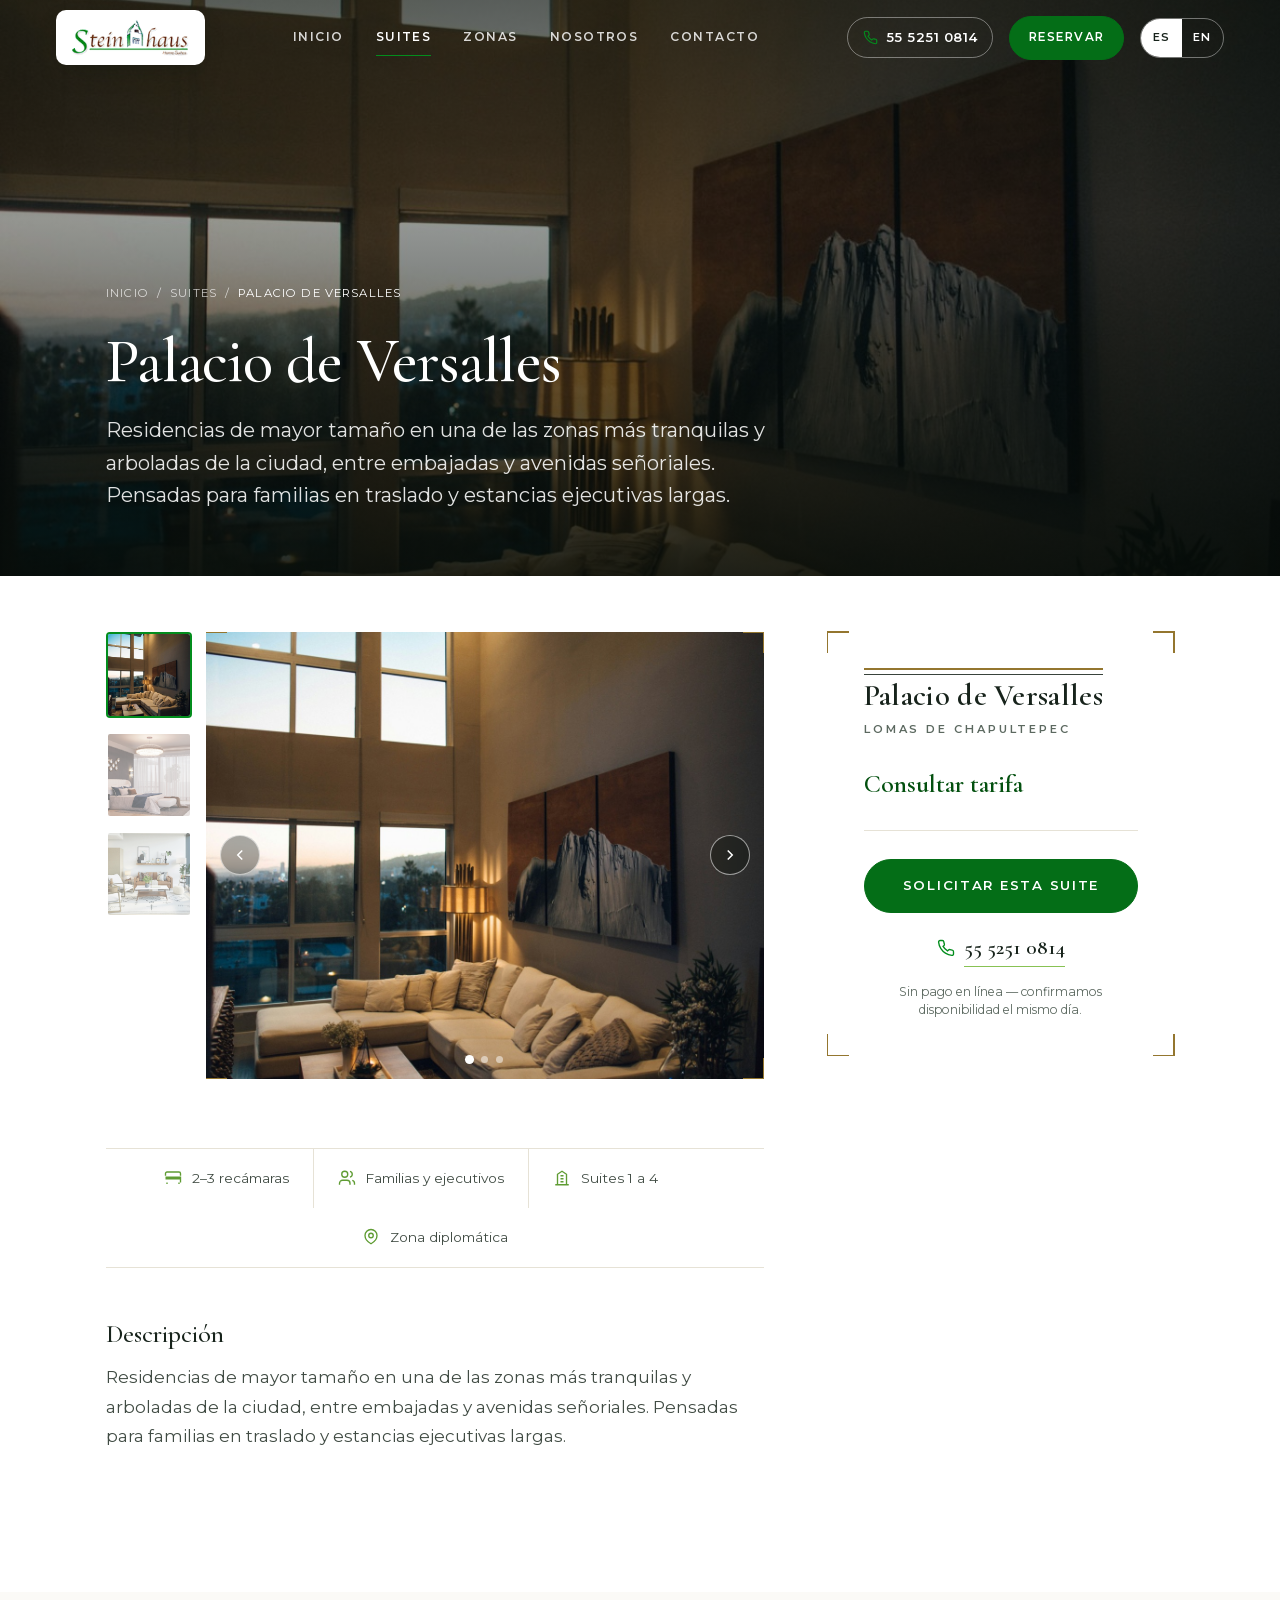
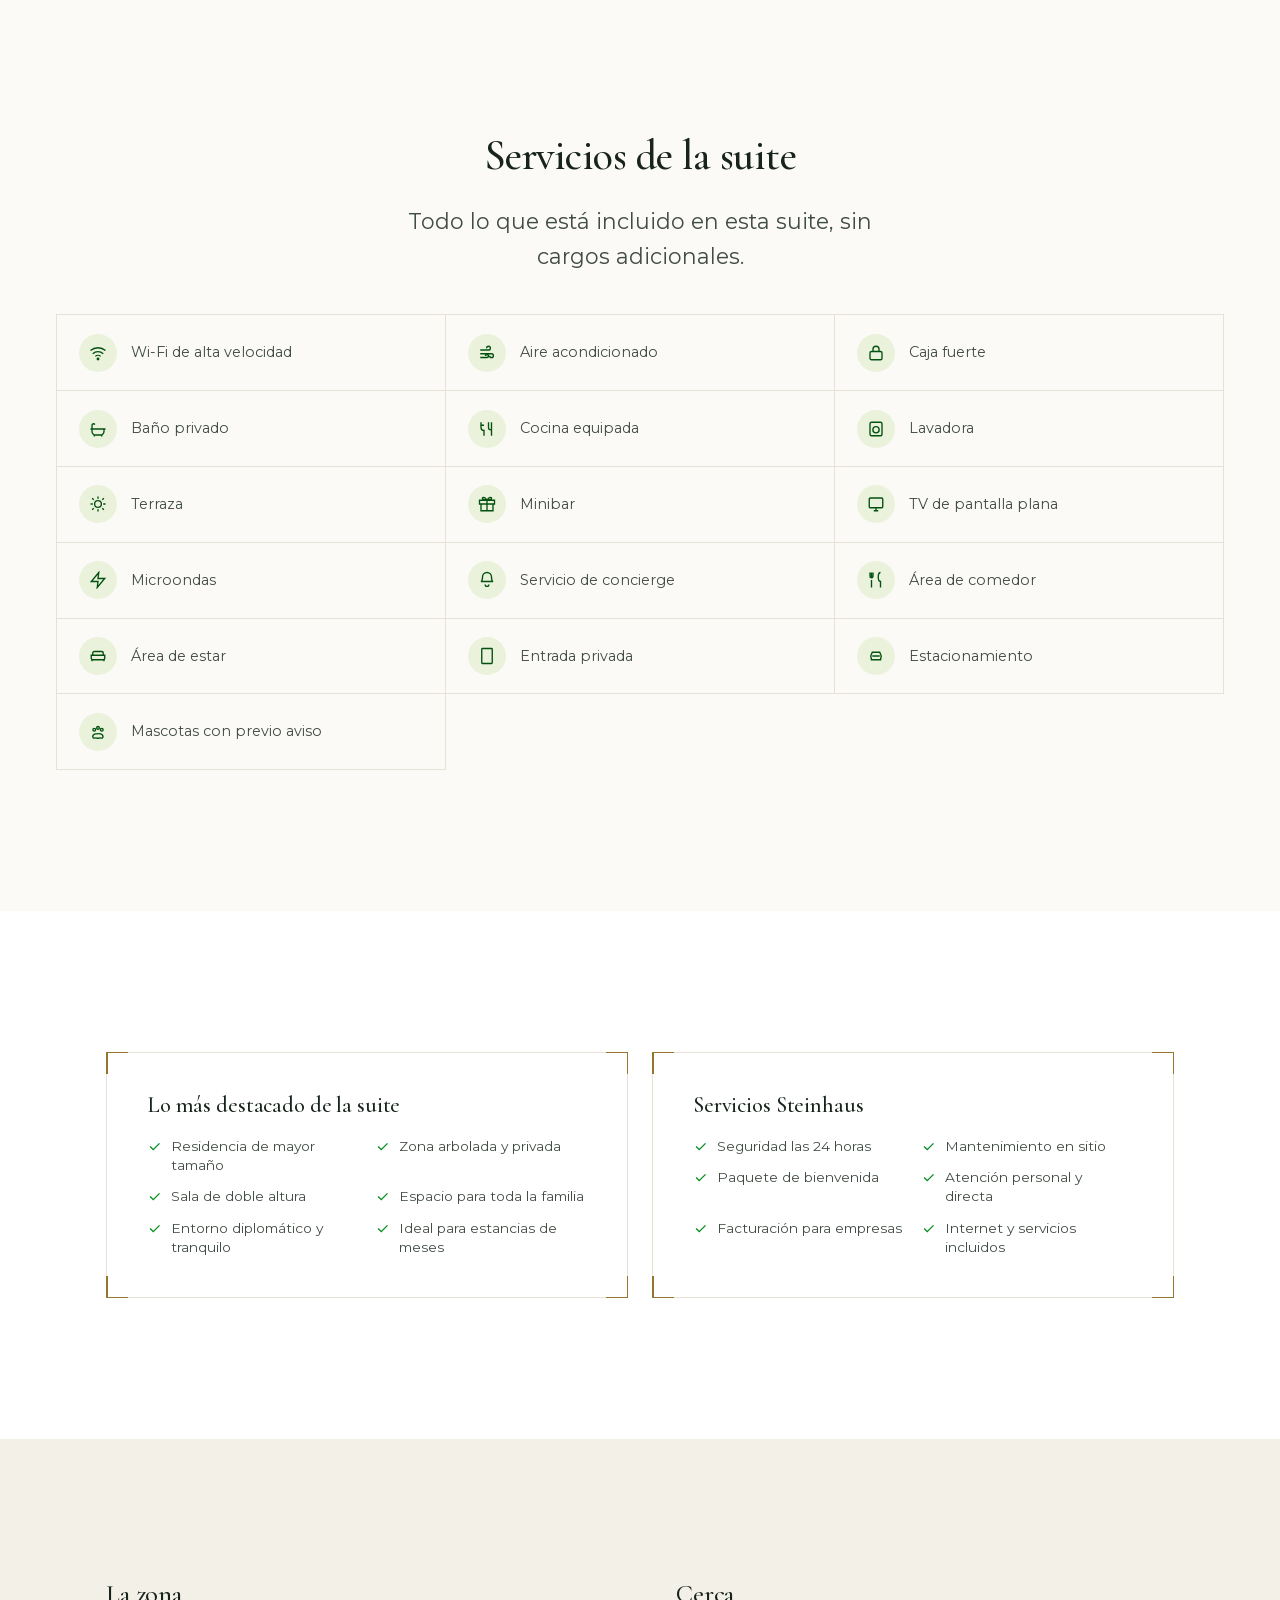
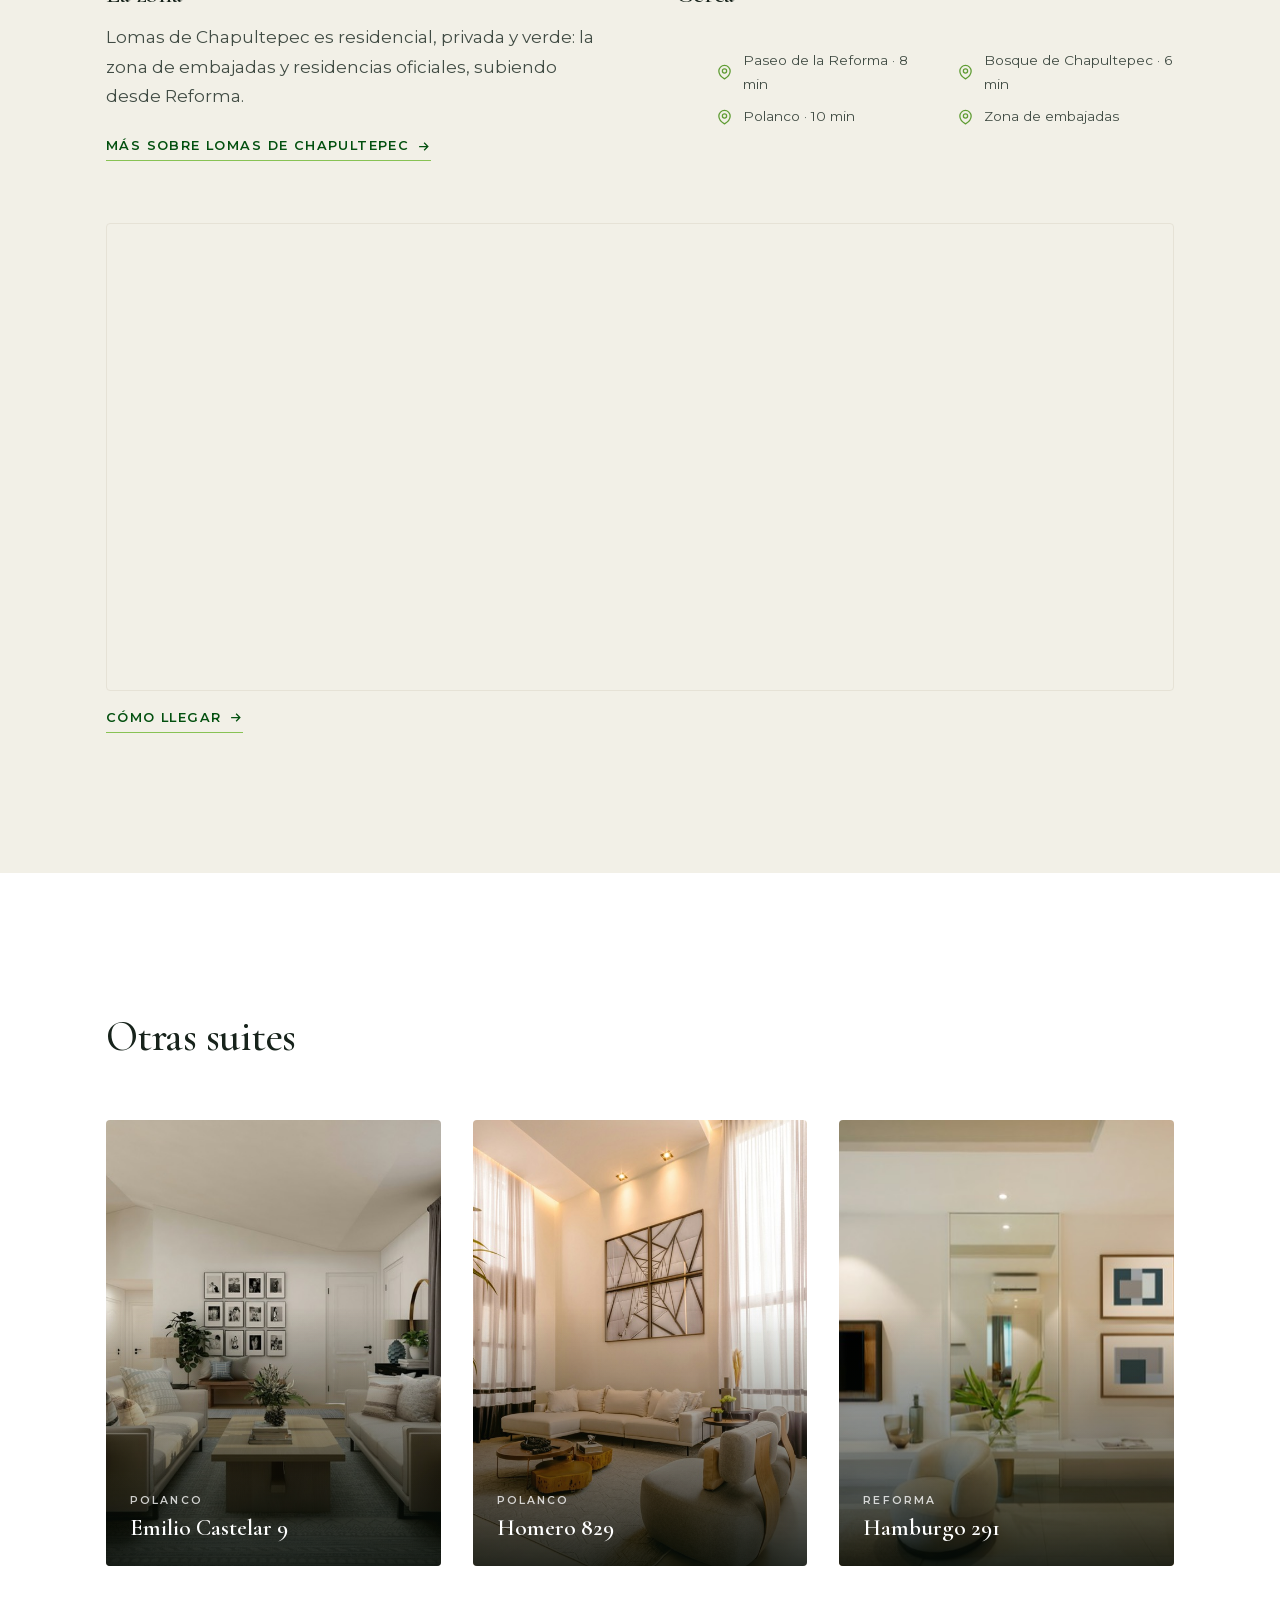
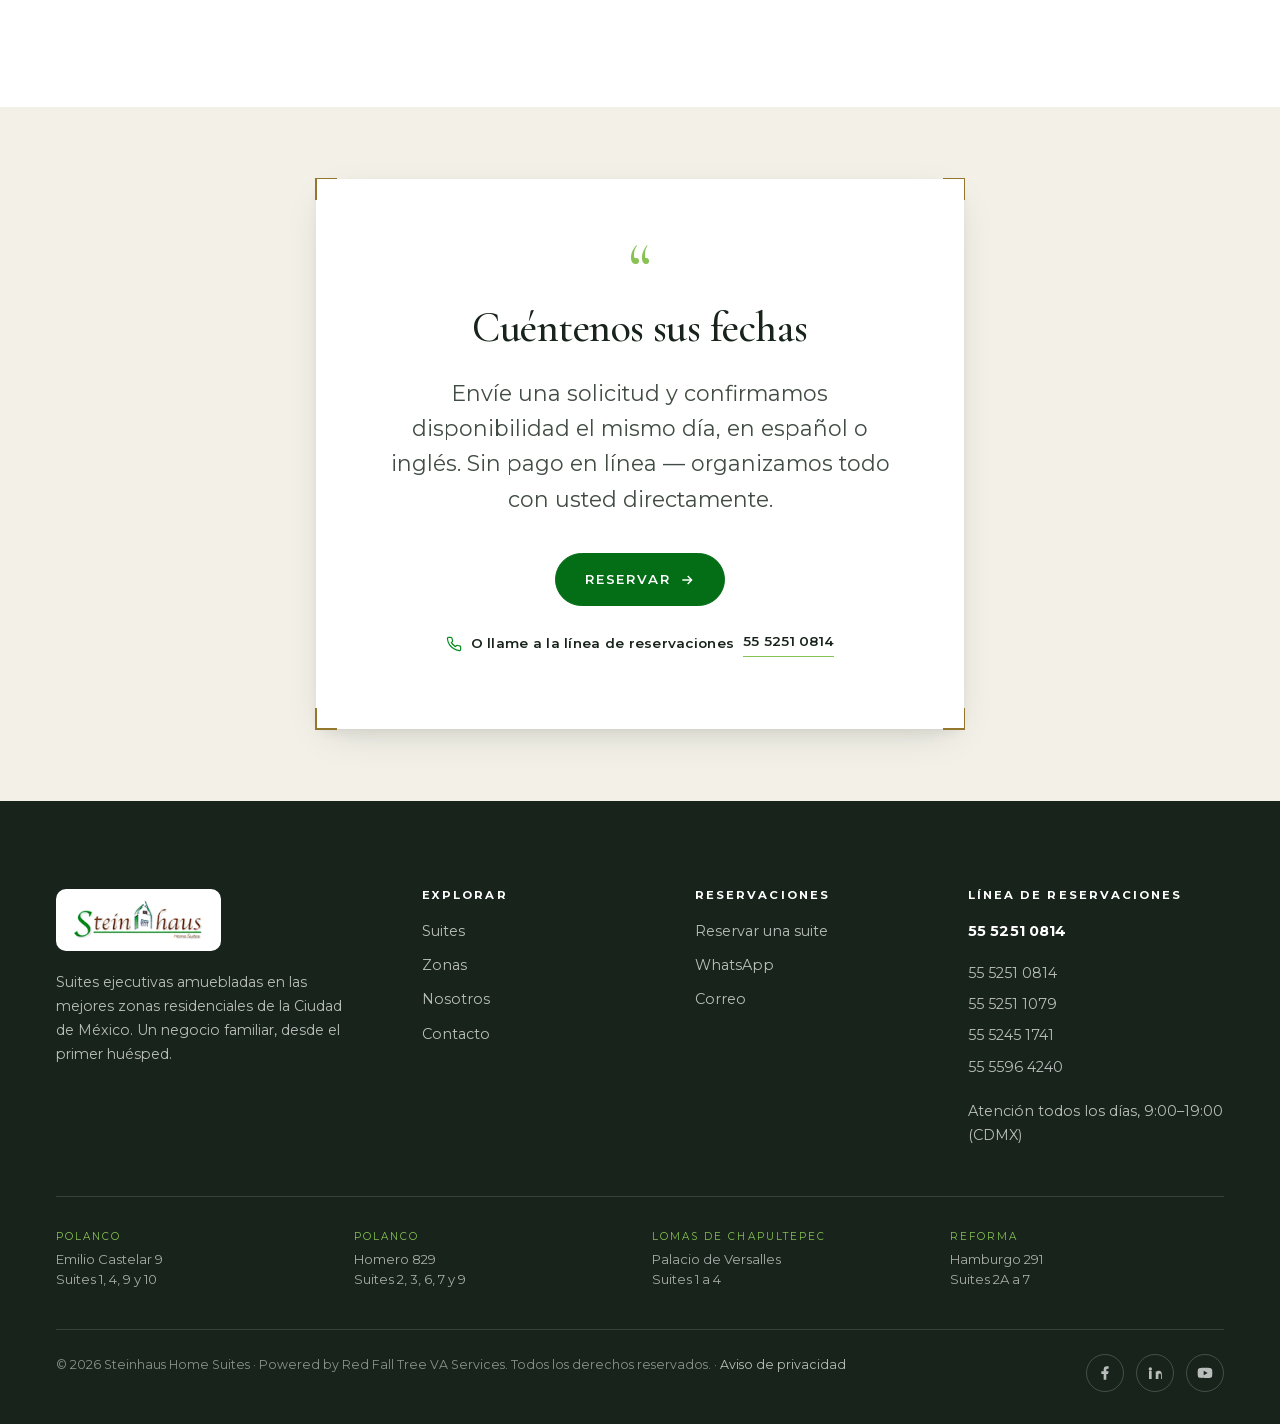
<file: suites/palacio-de-versalles.html>
<!DOCTYPE html>
<html lang="es">
<head>
<meta charset="UTF-8" />
<meta name="viewport" content="width=device-width, initial-scale=1" />
<title data-i18n="suiteV.meta.title">Residencia en Palacio de Versalles, Lomas de Chapultepec — Steinhaus</title>
<meta name="description" data-i18n="suiteV.meta.desc" content="Residencias amuebladas amplias en Lomas de Chapultepec, zona diplomática de la CDMX. 2–3 recámaras. Tarifa a consultar. Servicios incluidos." />
<link rel="canonical" href="https://www.steinhaus.com.mx/suites/palacio-de-versalles.html" />
<link rel="alternate" hreflang="es" href="https://www.steinhaus.com.mx/suites/palacio-de-versalles.html" />
<link rel="alternate" hreflang="en" href="https://www.steinhaus.com.mx/suites/palacio-de-versalles.html?lang=en" />
<link rel="alternate" hreflang="x-default" href="https://www.steinhaus.com.mx/suites/palacio-de-versalles.html" />
<meta property="og:type" content="website" />
<meta property="og:title" content="Residencia en Palacio de Versalles, Lomas de Chapultepec — Steinhaus" />
<meta property="og:description" content="Residencias amuebladas amplias en Lomas de Chapultepec, zona diplomática de la CDMX. 2–3 recámaras. Tarifa a consultar. Servicios incluidos." />
<meta property="og:image" content="https://www.steinhaus.com.mx/assets/img/edificio-lg.jpg" />
<meta name="theme-color" content="#038d1d" />
<link rel="icon" href="../assets/img/favicon.svg" type="image/svg+xml" />
<link rel="stylesheet" href="../assets/css/styles.css" />

</head>
<body class="lang-es">
<a class="skip" href="#main">Saltar al contenido</a>

<header class="header header--over" id="site-header">
  <div class="header__inner">
    <a class="brand" href="../index.html" aria-label="Steinhaus Home Suites — Inicio">
      <span class="brand__plate"><img class="brand__logo" src="../assets/img/logo-transparent@2x.png" alt="Steinhaus Home Suites" width="193" height="66" /></span>
    </a>
    <nav class="header__nav" aria-label="Principal">
      <a class="navlink" href="../index.html" data-i18n="nav.home">Inicio</a>
      <a class="navlink" href="../suites.html" aria-current="page" data-i18n="nav.suites">Suites</a>
      <a class="navlink" href="../zonas.html" data-i18n="nav.zones">Zonas</a>
      <a class="navlink" href="../nosotros.html" data-i18n="nav.about">Nosotros</a>
      <a class="navlink" href="../contacto.html" data-i18n="nav.contact">Contacto</a>
      <a class="navlink navlink--panel" href="../reservar.html" data-i18n="nav.book">Reservar</a>
      <a class="navlink navlink--panel" href="tel:+525552510814" data-cfg-tel data-i18n="nav.call">Llamar</a>
    </nav>
    <div class="header__actions">
      <a class="header__call" href="tel:+525552510814" data-cfg-tel aria-label="Llamar a Steinhaus">
        <svg viewBox="0 0 24 24" fill="none" stroke="currentColor" stroke-width="1.8" aria-hidden="true"><path d="M22 16.92v3a2 2 0 0 1-2.18 2 19.79 19.79 0 0 1-8.63-3.07 19.5 19.5 0 0 1-6-6 19.79 19.79 0 0 1-3.07-8.67A2 2 0 0 1 4.11 2h3a2 2 0 0 1 2 1.72c.13.96.36 1.9.7 2.81a2 2 0 0 1-.45 2.11L8.09 9.91a16 16 0 0 0 6 6l1.27-1.27a2 2 0 0 1 2.11-.45c.9.34 1.85.57 2.81.7A2 2 0 0 1 22 16.92Z"/></svg>
        <span class="header__call-label" data-cfg-tel-display>55 5251 0814</span>
      </a>
      <a class="btn btn--sm header__book" href="../reservar.html" data-i18n="nav.book">Reservar</a>
      <div class="lang" role="group" aria-label="Idioma / Language">
        <button class="lang__btn" data-lang="es" type="button" aria-pressed="true">ES</button>
        <button class="lang__btn" data-lang="en" type="button" aria-pressed="false">EN</button>
      </div>
      <button class="navtoggle" type="button" aria-label="Menú" aria-expanded="false"><span></span></button>
    </div>
  </div>
</header>

<main id="main">
<section class="pagehero">
  <div class="pagehero__media"><img src="../assets/img/suite-versalles-lg.jpg" alt="Interior de la suite en Palacio de Versalles, Lomas de Chapultepec." width="1800" height="1200" /></div>
  <div class="container">
    <nav class="crumbs" aria-label="Ruta">
      <a href="../index.html" data-i18n="nav.home">Inicio</a> <span aria-hidden="true">/</span>
      <a href="../suites.html" data-i18n="nav.suites">Suites</a> <span aria-hidden="true">/</span>
      <span aria-current="page">Palacio de Versalles</span>
    </nav>
    <h1>Palacio de Versalles</h1>
    <p class="lede" data-i18n="suiteV.intro">Residencias de mayor tamaño en una de las zonas más tranquilas y arboladas de la ciudad, entre embajadas y avenidas señoriales. Pensadas para familias en traslado y estancias ejecutivas largas.</p>
  </div>
</section>

<section class="section" id="galeria">
  <div class="container">
    <div class="suite-detail">
      <div class="suite-detail__main">

        <div class="suite-gallery reveal">
          <div class="suite-gallery__thumbs">
            <button type="button" class="suite-gallery__thumb on" data-gallery-thumb="0" aria-label="Ver imagen 1 de la suite"><img src="../assets/img/suite-versalles-md.jpg" alt="" loading="lazy" /></button>
            <button type="button" class="suite-gallery__thumb" data-gallery-thumb="1" aria-label="Ver imagen 2 de la suite"><img src="../assets/img/bedroom-compact-md.jpg" alt="" loading="lazy" /></button>
            <button type="button" class="suite-gallery__thumb" data-gallery-thumb="2" aria-label="Ver imagen 3 de la suite"><img src="../assets/img/detail-dining-md.jpg" alt="" loading="lazy" /></button>
          </div>
          <div class="suite-intro__gallery bracket-frame" data-suite-gallery>
            <span class="bf-corner bf-tl" aria-hidden="true"></span><span class="bf-corner bf-tr" aria-hidden="true"></span><span class="bf-corner bf-bl" aria-hidden="true"></span><span class="bf-corner bf-br" aria-hidden="true"></span>
            <button type="button" class="suite-intro__arrow suite-intro__arrow--prev" data-gallery-prev aria-label="Imagen anterior"><svg viewBox="0 0 24 24" fill="none" stroke="currentColor" stroke-width="2"><path d="m15 6-6 6 6 6"/></svg></button>
            <img src="../assets/img/suite-versalles-lg.jpg" alt="Vista 1 de la suite en Palacio de Versalles." class="on" data-gallery-slide loading="eager" /><img src="../assets/img/bedroom-compact-lg.jpg" alt="Vista 2 de la suite en Palacio de Versalles." class="" data-gallery-slide loading="lazy" /><img src="../assets/img/detail-dining-lg.jpg" alt="Vista 3 de la suite en Palacio de Versalles." class="" data-gallery-slide loading="lazy" />
            <button type="button" class="suite-intro__arrow suite-intro__arrow--next" data-gallery-next aria-label="Siguiente imagen"><svg viewBox="0 0 24 24" fill="none" stroke="currentColor" stroke-width="2"><path d="m9 6 6 6-6 6"/></svg></button>
            <div class="suite-intro__dots"><span class="on" data-gallery-dot="0"></span><span class="" data-gallery-dot="1"></span><span class="" data-gallery-dot="2"></span></div>
          </div>
        </div>

        <ul class="suite-facts reveal"><li><svg viewBox="0 0 24 24" fill="none" stroke="currentColor" stroke-width="1.8" aria-hidden="true"><path d="M2 9V6a2 2 0 0 1 2-2h16a2 2 0 0 1 2 2v3M2 11h20v7M4 18v2M20 18v2M2 13h20"/></svg> <span data-i18n="suiteV.s1">2–3 recámaras</span></li><li><svg viewBox="0 0 24 24" fill="none" stroke="currentColor" stroke-width="1.8" aria-hidden="true"><path d="M16 21v-2a4 4 0 0 0-4-4H6a4 4 0 0 0-4 4v2M9 11a4 4 0 1 0 0-8 4 4 0 0 0 0 8ZM22 21v-2a4 4 0 0 0-3-3.87M16 3.13a4 4 0 0 1 0 7.75"/></svg> <span data-i18n="suiteV.s2">Familias y ejecutivos</span></li><li><svg viewBox="0 0 24 24" fill="none" stroke="currentColor" stroke-width="1.8" aria-hidden="true"><path d="M3 21h18M6 21V7l6-4 6 4v14M10 9h4M10 13h4M10 17h4"/></svg> <span data-i18n="suiteV.s3">Suites 1 a 4</span></li><li><svg viewBox="0 0 24 24" fill="none" stroke="currentColor" stroke-width="1.8" aria-hidden="true"><path d="M12 21s-8-4.5-8-11a8 8 0 0 1 16 0c0 6.5-8 11-8 11Z"/><circle cx="12" cy="10" r="3"/></svg> <span data-i18n="suiteV.s4">Zona diplomática</span></li></ul>

        <div class="reveal">
          <h2 class="h3" data-i18n="detail.overview.h">Descripción</h2>
          <p class="prose" style="margin-top:1rem" data-i18n="suiteV.intro">Residencias de mayor tamaño en una de las zonas más tranquilas y arboladas de la ciudad, entre embajadas y avenidas señoriales. Pensadas para familias en traslado y estancias ejecutivas largas.</p>
        </div>

      </div>

      <aside class="suite-book bracket-frame reveal">
        <span class="bf-corner bf-tl" aria-hidden="true"></span><span class="bf-corner bf-tr" aria-hidden="true"></span><span class="bf-corner bf-bl" aria-hidden="true"></span><span class="bf-corner bf-br" aria-hidden="true"></span>
        <div class="plate"><span class="plate__addr">Palacio de Versalles</span><span class="plate__zone">Lomas de Chapultepec</span></div>
        <p class="suite-book__price" data-i18n="common.consult">Consultar tarifa</p>
        <a class="btn btn--block" href="../reservar.html?suite=versalles" data-i18n="detail.book.cta">Solicitar esta suite</a>
        <a class="suite-intro__phone" href="tel:+525552510814" data-cfg-tel>
          <svg viewBox="0 0 24 24" fill="none" stroke="currentColor" stroke-width="1.8" aria-hidden="true"><path d="M22 16.92v3a2 2 0 0 1-2.18 2 19.79 19.79 0 0 1-8.63-3.07 19.5 19.5 0 0 1-6-6 19.79 19.79 0 0 1-3.07-8.67A2 2 0 0 1 4.11 2h3a2 2 0 0 1 2 1.72c.13.96.36 1.9.7 2.81a2 2 0 0 1-.45 2.11L8.09 9.91a16 16 0 0 0 6 6l1.27-1.27a2 2 0 0 1 2.11-.45c.9.34 1.85.57 2.81.7A2 2 0 0 1 22 16.92Z"/></svg>
          <b data-cfg-tel-display>55 5251 0814</b>
        </a>
        <p class="suite-book__note" data-i18n="detail.book.note">Sin pago en línea — confirmamos disponibilidad el mismo día.</p>
      </aside>
    </div>
  </div>
</section>

<section class="section section--paper">
  <div class="container container--narrow u-center reveal">
    <h2 class="h2" data-i18n="detail.facilities.h">Servicios de la suite</h2>
    <p class="lede" data-i18n="detail.facilities.p">Todo lo que está incluido en esta suite, sin cargos adicionales.</p>
  </div>
  <div class="container container--wide" style="margin-top:2.5rem">
    <ul class="suite-amenities reveal-stagger"><li><span class="suite-amenities__ico"><svg viewBox="0 0 24 24" fill="none" stroke="currentColor" stroke-width="1.8" aria-hidden="true"><path d="M5 13a10 10 0 0 1 14 0M8.5 16.5a5 5 0 0 1 7 0M2 8.8a15 15 0 0 1 20 0"/><circle cx="12" cy="20" r="1"/></svg></span><span data-i18n="fac.1">Wi-Fi de alta velocidad</span></li><li><span class="suite-amenities__ico"><svg viewBox="0 0 24 24" fill="none" stroke="currentColor" stroke-width="1.8" aria-hidden="true"><path d="M3 8h11a2.5 2.5 0 1 0-2.5-2.5M3 13h15a2.5 2.5 0 1 1-2.5 2.5M3 18h9a2 2 0 1 0-2-2"/></svg></span><span data-i18n="fac.2">Aire acondicionado</span></li><li><span class="suite-amenities__ico"><svg viewBox="0 0 24 24" fill="none" stroke="currentColor" stroke-width="1.8" aria-hidden="true"><rect x="4" y="10" width="16" height="11" rx="2"/><path d="M8 10V7a4 4 0 0 1 8 0v3"/></svg></span><span data-i18n="fac.3">Caja fuerte</span></li><li><span class="suite-amenities__ico"><svg viewBox="0 0 24 24" fill="none" stroke="currentColor" stroke-width="1.8" aria-hidden="true"><path d="M4 12h16v3a5 5 0 0 1-5 5H9a5 5 0 0 1-5-5v-3ZM4 12V7a2 2 0 0 1 2-2c1 0 1.5.6 1.8 1.2M2 12h20M7 20v2M17 20v2"/></svg></span><span data-i18n="fac.4">Baño privado</span></li><li><span class="suite-amenities__ico"><svg viewBox="0 0 24 24" fill="none" stroke="currentColor" stroke-width="1.8" aria-hidden="true"><path d="M4 3v7a4 4 0 0 0 4 4v7M4 7h4M18 3v18M14 3v7a3 3 0 0 0 3 3"/></svg></span><span data-i18n="fac.5">Cocina equipada</span></li><li><span class="suite-amenities__ico"><svg viewBox="0 0 24 24" fill="none" stroke="currentColor" stroke-width="1.8" aria-hidden="true"><rect x="4" y="3" width="16" height="18" rx="2"/><circle cx="12" cy="13" r="4.2"/><path d="M8 6.2h.01M11 6.2h.01"/></svg></span><span data-i18n="fac.6">Lavadora</span></li><li><span class="suite-amenities__ico"><svg viewBox="0 0 24 24" fill="none" stroke="currentColor" stroke-width="1.8" aria-hidden="true"><circle cx="12" cy="12" r="4.5"/><path d="M12 2v3M12 19v3M4.2 4.2l2.1 2.1M17.7 17.7l2.1 2.1M2 12h3M19 12h3M4.2 19.8l2.1-2.1M17.7 6.3l2.1-2.1"/></svg></span><span data-i18n="fac.7">Terraza</span></li><li><span class="suite-amenities__ico"><svg viewBox="0 0 24 24" fill="none" stroke="currentColor" stroke-width="1.8" aria-hidden="true"><path d="M20 12v9H4v-9M2 7h20v5H2zM12 22V7M12 7S9 2 6.5 3.5 9 7 12 7ZM12 7s3-5 5.5-3.5S15 7 12 7Z"/></svg></span><span data-i18n="fac.8">Minibar</span></li><li><span class="suite-amenities__ico"><svg viewBox="0 0 24 24" fill="none" stroke="currentColor" stroke-width="1.8" aria-hidden="true"><rect x="3" y="4" width="18" height="13" rx="1.5"/><path d="M9 21h6M12 17v4"/></svg></span><span data-i18n="fac.9">TV de pantalla plana</span></li><li><span class="suite-amenities__ico"><svg viewBox="0 0 24 24" fill="none" stroke="currentColor" stroke-width="1.8" aria-hidden="true"><path d="M13 2 3 14h9l-1 8 10-12h-9l1-8Z"/></svg></span><span data-i18n="fac.10">Microondas</span></li><li><span class="suite-amenities__ico"><svg viewBox="0 0 24 24" fill="none" stroke="currentColor" stroke-width="1.8" aria-hidden="true"><path d="M6 8a6 6 0 0 1 12 0c0 5 2 6 2 6H4s2-1 2-6Z"/><path d="M9.5 18a2.5 2.5 0 0 0 5 0"/></svg></span><span data-i18n="fac.11">Servicio de concierge</span></li><li><span class="suite-amenities__ico"><svg viewBox="0 0 24 24" fill="none" stroke="currentColor" stroke-width="1.8" aria-hidden="true"><path d="M6 2v8M4 2v5a2 2 0 0 0 2 2 2 2 0 0 0 2-2V2M6 12v10M18 2c-1.7 0-3 2-3 6s1.3 6 3 6v8"/></svg></span><span data-i18n="fac.12">Área de comedor</span></li><li><span class="suite-amenities__ico"><svg viewBox="0 0 24 24" fill="none" stroke="currentColor" stroke-width="1.8" aria-hidden="true"><path d="M5 11V8a2 2 0 0 1 2-2h10a2 2 0 0 1 2 2v3"/><path d="M3 11h18v4a2 2 0 0 1-2 2H5a2 2 0 0 1-2-2v-4ZM4 17v2M20 17v2"/></svg></span><span data-i18n="fac.13">Área de estar</span></li><li><span class="suite-amenities__ico"><svg viewBox="0 0 24 24" fill="none" stroke="currentColor" stroke-width="1.8" aria-hidden="true"><rect x="5" y="2" width="14" height="20" rx="1"/><path d="M14 12h.01"/></svg></span><span data-i18n="fac.14">Entrada privada</span></li><li><span class="suite-amenities__ico"><svg viewBox="0 0 24 24" fill="none" stroke="currentColor" stroke-width="1.8" aria-hidden="true"><path d="M5 17h14M6 17l-1-5 2-5h10l2 5-1 5M7 12h10"/></svg></span><span data-i18n="fac.15">Estacionamiento</span></li><li><span class="suite-amenities__ico"><svg viewBox="0 0 24 24" fill="none" stroke="currentColor" stroke-width="1.8" aria-hidden="true"><circle cx="7" cy="9" r="1.8"/><circle cx="12" cy="6.5" r="1.8"/><circle cx="17" cy="9" r="1.8"/><path d="M8.5 14.5c-2.2.6-3.5 2.2-3.5 3.8 0 1.5 1.3 2.2 2.8 1.8.9-.3 1.6-.3 2.5 0 1 .3 2.1.3 3.1 0 .9-.3 1.6-.3 2.5 0 1.5.4 2.8-.3 2.8-1.8 0-1.6-1.3-3.2-3.5-3.8-1.5-.4-3.2-.4-4.7 0Z"/></svg></span><span data-i18n="fac.16">Mascotas con previo aviso</span></li></ul>
  </div>
</section>

<section class="section">
  <div class="container">
    <div class="two-col-cards">
      <div class="check-card bracket-frame reveal">
        <span class="bf-corner bf-tl" aria-hidden="true"></span><span class="bf-corner bf-tr" aria-hidden="true"></span><span class="bf-corner bf-bl" aria-hidden="true"></span><span class="bf-corner bf-br" aria-hidden="true"></span>
        <h3 data-i18n="detail.highlights.h">Lo más destacado de la suite</h3>
        <ul class="check-list"><li><svg viewBox="0 0 24 24" fill="none" stroke="currentColor" stroke-width="2.2" aria-hidden="true"><path d="m5 12 5 5L20 7"/></svg><span data-i18n="hl.v1">Residencia de mayor tamaño</span></li><li><svg viewBox="0 0 24 24" fill="none" stroke="currentColor" stroke-width="2.2" aria-hidden="true"><path d="m5 12 5 5L20 7"/></svg><span data-i18n="hl.v2">Zona arbolada y privada</span></li><li><svg viewBox="0 0 24 24" fill="none" stroke="currentColor" stroke-width="2.2" aria-hidden="true"><path d="m5 12 5 5L20 7"/></svg><span data-i18n="hl.v3">Sala de doble altura</span></li><li><svg viewBox="0 0 24 24" fill="none" stroke="currentColor" stroke-width="2.2" aria-hidden="true"><path d="m5 12 5 5L20 7"/></svg><span data-i18n="hl.v4">Espacio para toda la familia</span></li><li><svg viewBox="0 0 24 24" fill="none" stroke="currentColor" stroke-width="2.2" aria-hidden="true"><path d="m5 12 5 5L20 7"/></svg><span data-i18n="hl.v5">Entorno diplomático y tranquilo</span></li><li><svg viewBox="0 0 24 24" fill="none" stroke="currentColor" stroke-width="2.2" aria-hidden="true"><path d="m5 12 5 5L20 7"/></svg><span data-i18n="hl.v6">Ideal para estancias de meses</span></li></ul>
      </div>
      <div class="check-card bracket-frame reveal">
        <span class="bf-corner bf-tl" aria-hidden="true"></span><span class="bf-corner bf-tr" aria-hidden="true"></span><span class="bf-corner bf-bl" aria-hidden="true"></span><span class="bf-corner bf-br" aria-hidden="true"></span>
        <h3 data-i18n="detail.services.h">Servicios Steinhaus</h3>
        <ul class="check-list"><li><svg viewBox="0 0 24 24" fill="none" stroke="currentColor" stroke-width="2.2" aria-hidden="true"><path d="m5 12 5 5L20 7"/></svg><span data-i18n="svc.1">Seguridad las 24 horas</span></li><li><svg viewBox="0 0 24 24" fill="none" stroke="currentColor" stroke-width="2.2" aria-hidden="true"><path d="m5 12 5 5L20 7"/></svg><span data-i18n="svc.2">Mantenimiento en sitio</span></li><li><svg viewBox="0 0 24 24" fill="none" stroke="currentColor" stroke-width="2.2" aria-hidden="true"><path d="m5 12 5 5L20 7"/></svg><span data-i18n="svc.3">Paquete de bienvenida</span></li><li><svg viewBox="0 0 24 24" fill="none" stroke="currentColor" stroke-width="2.2" aria-hidden="true"><path d="m5 12 5 5L20 7"/></svg><span data-i18n="svc.4">Atención personal y directa</span></li><li><svg viewBox="0 0 24 24" fill="none" stroke="currentColor" stroke-width="2.2" aria-hidden="true"><path d="m5 12 5 5L20 7"/></svg><span data-i18n="svc.5">Facturación para empresas</span></li><li><svg viewBox="0 0 24 24" fill="none" stroke="currentColor" stroke-width="2.2" aria-hidden="true"><path d="m5 12 5 5L20 7"/></svg><span data-i18n="svc.6">Internet y servicios incluidos</span></li></ul>
      </div>
    </div>
  </div>
</section>

<section class="section section--panel">
  <div class="container">
    <div class="contact-grid">
      <div class="reveal">
        <h2 class="h3" data-i18n="detail.location.h">La zona</h2>
        <p class="prose" style="margin-top:1rem" data-i18n="suiteV.loc">Lomas de Chapultepec es residencial, privada y verde: la zona de embajadas y residencias oficiales, subiendo desde Reforma.</p>
        <a class="textlink" style="margin-top:1.5rem" href="../zonas.html#lomas"><span data-i18n="zones.moreZone">Más sobre Lomas de Chapultepec</span> <svg viewBox="0 0 24 24" fill="none" stroke="currentColor" stroke-width="2" aria-hidden="true"><path d="M5 12h14M13 6l6 6-6 6"/></svg></a>
      </div>
      <div class="reveal">
        <h2 class="h3" data-i18n="detail.nearby.h">Cerca</h2>
        <ul class="suite__specs" style="border:0;margin-top:1.5rem"><li><svg viewBox="0 0 24 24" fill="none" stroke="currentColor" stroke-width="1.8" aria-hidden="true"><path d="M12 21s-8-4.5-8-11a8 8 0 0 1 16 0c0 6.5-8 11-8 11Z"/><circle cx="12" cy="10" r="3"/></svg> <span data-i18n="suiteV.n1">Paseo de la Reforma · 8 min</span></li><li><svg viewBox="0 0 24 24" fill="none" stroke="currentColor" stroke-width="1.8" aria-hidden="true"><path d="M12 21s-8-4.5-8-11a8 8 0 0 1 16 0c0 6.5-8 11-8 11Z"/><circle cx="12" cy="10" r="3"/></svg> <span data-i18n="suiteV.n2">Bosque de Chapultepec · 6 min</span></li><li><svg viewBox="0 0 24 24" fill="none" stroke="currentColor" stroke-width="1.8" aria-hidden="true"><path d="M12 21s-8-4.5-8-11a8 8 0 0 1 16 0c0 6.5-8 11-8 11Z"/><circle cx="12" cy="10" r="3"/></svg> <span data-i18n="suiteV.n3">Polanco · 10 min</span></li><li><svg viewBox="0 0 24 24" fill="none" stroke="currentColor" stroke-width="1.8" aria-hidden="true"><path d="M12 21s-8-4.5-8-11a8 8 0 0 1 16 0c0 6.5-8 11-8 11Z"/><circle cx="12" cy="10" r="3"/></svg> <span data-i18n="suiteV.n4">Zona de embajadas</span></li></ul>
      </div>
    </div>
    <div class="suite-map reveal">
      <iframe src="https://www.google.com/maps?q=Palacio%20de%20Versalles%2C%20Lomas%20de%20Chapultepec%2C%20Ciudad%20de%20M%C3%A9xico&output=embed" loading="lazy" referrerpolicy="no-referrer-when-downgrade" title="Mapa de ubicación: Palacio de Versalles, Lomas de Chapultepec"></iframe>
    </div>
    <a class="textlink suite-map-link" href="https://www.google.com/maps/search/?api=1&query=Palacio+de+Versalles%2C+Lomas+de+Chapultepec%2C+Ciudad+de+M%C3%A9xico" target="_blank" rel="noopener"><span data-i18n="detail.location.directions">Cómo llegar</span> <svg viewBox="0 0 24 24" fill="none" stroke="currentColor" stroke-width="2" aria-hidden="true"><path d="M5 12h14M13 6l6 6-6 6"/></svg></a>
  </div>
</section>

<section class="section">
  <div class="container">
    <div class="section-head reveal"><h2 class="h2" data-i18n="detail.other.h">Otras suites</h2></div>
    <div class="other-suites reveal-stagger">
      <a class="other-suite" href="emilio-castelar-9.html" aria-label="Ver suite en Emilio Castelar 9, Polanco">
        <div class="other-suite__media"><img src="../assets/img/suite-castelar-md.jpg" alt="Suite en Emilio Castelar 9, Polanco." loading="lazy" /></div>
        <div class="other-suite__info">
          <span><span class="other-suite__zone">Polanco</span><span class="other-suite__addr">Emilio Castelar 9</span></span>
          <span class="other-suite__arrow" aria-hidden="true"><svg viewBox="0 0 24 24" fill="none" stroke="currentColor" stroke-width="2"><path d="M5 12h14M13 6l6 6-6 6"/></svg></span>
        </div>
      </a>
      <a class="other-suite" href="homero-829.html" aria-label="Ver suite en Homero 829, Polanco">
        <div class="other-suite__media"><img src="../assets/img/suite-homero-md.jpg" alt="Suite en Homero 829, Polanco." loading="lazy" /></div>
        <div class="other-suite__info">
          <span><span class="other-suite__zone">Polanco</span><span class="other-suite__addr">Homero 829</span></span>
          <span class="other-suite__arrow" aria-hidden="true"><svg viewBox="0 0 24 24" fill="none" stroke="currentColor" stroke-width="2"><path d="M5 12h14M13 6l6 6-6 6"/></svg></span>
        </div>
      </a>
      <a class="other-suite" href="hamburgo-291.html" aria-label="Ver suite en Hamburgo 291, Reforma">
        <div class="other-suite__media"><img src="../assets/img/suite-hamburgo-md.jpg" alt="Suite en Hamburgo 291, Reforma." loading="lazy" /></div>
        <div class="other-suite__info">
          <span><span class="other-suite__zone">Reforma</span><span class="other-suite__addr">Hamburgo 291</span></span>
          <span class="other-suite__arrow" aria-hidden="true"><svg viewBox="0 0 24 24" fill="none" stroke="currentColor" stroke-width="2"><path d="M5 12h14M13 6l6 6-6 6"/></svg></span>
        </div>
      </a>
    </div>
  </div>
</section>

<script src="../assets/js/suite-gallery.js"></script>

<section class="cta-band section--tight">
  <div class="container container--narrow">
    <div class="cta-card bracket-frame reveal">
      <span class="bf-corner bf-tl" aria-hidden="true"></span><span class="bf-corner bf-tr" aria-hidden="true"></span><span class="bf-corner bf-bl" aria-hidden="true"></span><span class="bf-corner bf-br" aria-hidden="true"></span>
      <p class="cta-card__mark" aria-hidden="true">&ldquo;</p>
      <h2 data-i18n="home.cta.h">Cuéntenos sus fechas</h2>
      <p class="lede" data-i18n="home.cta.p">Envíe una solicitud y confirmamos disponibilidad el mismo día, en español o inglés. Sin pago en línea — organizamos todo con usted directamente.</p>
      <div class="cta-card__row">
        <a class="btn" href="../reservar.html"><span data-i18n="cta.book">Reservar</span> <svg class="btn__arrow" width="16" height="16" viewBox="0 0 24 24" fill="none" stroke="currentColor" stroke-width="2" aria-hidden="true"><path d="M5 12h14M13 6l6 6-6 6"/></svg></a>
        <a class="cta-card__phone" href="tel:+525552510814" data-cfg-tel>
          <svg viewBox="0 0 24 24" fill="none" stroke="currentColor" stroke-width="1.8" aria-hidden="true"><path d="M22 16.92v3a2 2 0 0 1-2.18 2 19.79 19.79 0 0 1-8.63-3.07 19.5 19.5 0 0 1-6-6 19.79 19.79 0 0 1-3.07-8.67A2 2 0 0 1 4.11 2h3a2 2 0 0 1 2 1.72c.13.96.36 1.9.7 2.81a2 2 0 0 1-.45 2.11L8.09 9.91a16 16 0 0 0 6 6l1.27-1.27a2 2 0 0 1 2.11-.45c.9.34 1.85.57 2.81.7A2 2 0 0 1 22 16.92Z"/></svg>
          <span data-i18n="home.cta.or">O llame a la línea de reservaciones</span> <b data-cfg-tel-display>55 5251 0814</b>
        </a>
      </div>
    </div>
  </div>
</section>
</main>

<footer class="footer">
  <div class="container container--wide">
    <div class="footer__top">
      <div class="footer__brand">
        <a class="brand" href="../index.html" aria-label="Steinhaus Home Suites">
          <span class="brand__plate"><img class="brand__logo" src="../assets/img/logo-transparent@2x.png" alt="Steinhaus Home Suites" width="193" height="66" /></span>
        </a>
        <p data-i18n="footer.tag">Suites ejecutivas amuebladas en las mejores zonas residenciales de la Ciudad de México. Un negocio familiar, desde el primer huésped.</p>
      </div>
      <div class="footer__col">
        <h4 data-i18n="footer.explore">Explorar</h4>
        <ul>
          <li><a href="../suites.html" data-i18n="nav.suites">Suites</a></li>
          <li><a href="../zonas.html" data-i18n="nav.zones">Zonas</a></li>
          <li><a href="../nosotros.html" data-i18n="nav.about">Nosotros</a></li>
          <li><a href="../contacto.html" data-i18n="nav.contact">Contacto</a></li>
        </ul>
      </div>
      <div class="footer__col">
        <h4 data-i18n="footer.reserve">Reservaciones</h4>
        <ul>
          <li><a href="../reservar.html" data-i18n="footer.faqLink">Reservar una suite</a></li>
          <li><a href="#" data-cfg-wa target="_blank" rel="noopener">WhatsApp</a></li>
          <li><a href="#" data-cfg-email>Correo</a></li>
        </ul>
      </div>
      <div class="footer__col">
        <h4 data-i18n="footer.callTitle">Línea de reservaciones</h4>
        <ul>
          <li><a class="footer__call" href="tel:+525552510814" data-cfg-tel><span data-cfg-tel-display>55 5251 0814</span></a></li>
          <li data-cfg-phone-list style="display:flex;flex-direction:column;gap:.4rem;margin-top:.5rem"></li>
          <li style="margin-top:.6rem" data-i18n="footer.hours">Atención todos los días, 9:00–19:00 (CDMX)</li>
        </ul>
      </div>
    </div>
    <dl class="footer__directory">
      <div><dt>Polanco</dt><dd>Emilio Castelar 9<br />Suites 1, 4, 9 y 10</dd></div>
      <div><dt>Polanco</dt><dd>Homero 829<br />Suites 2, 3, 6, 7 y 9</dd></div>
      <div><dt>Lomas de Chapultepec</dt><dd>Palacio de Versalles<br />Suites 1 a 4</dd></div>
      <div><dt>Reforma</dt><dd>Hamburgo 291<br />Suites 2A a 7</dd></div>
    </dl>
    <div class="footer__bar">
      <span>© <span data-year>2026</span> Steinhaus Home Suites <span class="footer__credit" data-i18n="footer.credit">· Powered by Red Fall Tree VA Services</span>. <span data-i18n="footer.rights">Todos los derechos reservados.</span> · <a href="../aviso-de-privacidad.html" data-i18n="footer.privacy">Aviso de privacidad</a></span>
      <span class="footer__socials">
        <a href="#" data-cfg-social="facebook" target="_blank" rel="noopener" aria-label="Facebook"><svg viewBox="0 0 24 24" fill="currentColor" aria-hidden="true"><path d="M14 13.5h2.5l1-4H14v-2c0-1 .5-2 2-2h1.5V2.1S16 2 14.6 2C11.6 2 10 3.8 10 7v2.5H6.5v4H10V22h4v-8.5Z"/></svg></a>
        <a href="#" data-cfg-social="linkedin" target="_blank" rel="noopener" aria-label="LinkedIn"><svg viewBox="0 0 24 24" fill="currentColor" aria-hidden="true"><path d="M4.98 3.5a2.5 2.5 0 1 0 0 5 2.5 2.5 0 0 0 0-5ZM3 9h4v12H3V9Zm7 0h3.7v1.7h.05c.5-1 1.8-2 3.75-2 4 0 4.75 2.6 4.75 6V21H21v-5.4c0-1.3 0-3-1.8-3s-2.1 1.4-2.1 2.9V21h-4V9Z"/></svg></a>
        <a href="#" data-cfg-social="youtube" target="_blank" rel="noopener" aria-label="YouTube"><svg viewBox="0 0 24 24" fill="currentColor" aria-hidden="true"><path d="M23 12s0-3.5-.45-5.2a2.8 2.8 0 0 0-2-2C18.8 4.3 12 4.3 12 4.3s-6.8 0-8.55.5a2.8 2.8 0 0 0-2 2C1 8.5 1 12 1 12s0 3.5.45 5.2a2.8 2.8 0 0 0 2 2c1.75.5 8.55.5 8.55.5s6.8 0 8.55-.5a2.8 2.8 0 0 0 2-2C23 15.5 23 12 23 12ZM10 15.5v-7l6 3.5-6 3.5Z"/></svg></a>
      </span>
    </div>
  </div>
</footer>

<a class="callfab" href="tel:+525552510814" data-cfg-tel aria-label="Llamar ahora">
  <svg viewBox="0 0 24 24" fill="none" stroke="currentColor" stroke-width="1.9" aria-hidden="true"><path d="M22 16.92v3a2 2 0 0 1-2.18 2 19.79 19.79 0 0 1-8.63-3.07 19.5 19.5 0 0 1-6-6 19.79 19.79 0 0 1-3.07-8.67A2 2 0 0 1 4.11 2h3a2 2 0 0 1 2 1.72c.13.96.36 1.9.7 2.81a2 2 0 0 1-.45 2.11L8.09 9.91a16 16 0 0 0 6 6l1.27-1.27a2 2 0 0 1 2.11-.45c.9.34 1.85.57 2.81.7A2 2 0 0 1 22 16.92Z"/></svg>
</a>

<script src="../assets/js/config.js"></script>
<script src="../assets/js/data.js"></script>
<script src="../assets/js/i18n.js"></script>
<script src="../assets/js/main.js"></script>
<script src="../assets/js/magnetic.js"></script>

</body>
</html>
</file>
<file: assets/css/styles.css>
/* ============================================================
   STEINHAUS HOME SUITES — Sistema visual
   Encabezados: Cormorant Garamond · Cuerpo: Montserrat
   Marca: verde #038D1D · acento: #88C254 · fondo: blanco
   ============================================================ */

@import url("../fonts/fonts.css");

/* ---------- Tokens ---------- */
:root {
  /* Verde de marca (gráfico: logo, iconos, filetes, acentos) */
  --brand: #038d1d;
  /* Verde para rellenos con texto blanco (≈5:1) */
  --brand-dark: #046e17;
  /* Verde presionado / texto verde sobre blanco */
  --brand-darker: #03500f;
  /* Acento secundario */
  --lime: #88c254;
  --lime-deep: #5f9c33;
  --lime-soft: #eaf2dc;

  /* Tinta (nunca negro puro) */
  --ink: #17231b;
  --ink-2: #414c44;
  --ink-3: #5c6960;

  --line: #e6e2d6;
  --line-strong: #d8d3c3;
  --paper: #fbfaf7;
  --panel: #f2f0e7;
  --white: #ffffff;

  /* Filete grabado de la placa — único uso metálico */
  --brass: #94762f;

  --shadow-sm: 0 1px 2px rgba(23, 35, 27, 0.06), 0 2px 8px rgba(23, 35, 27, 0.05);
  --shadow-md: 0 6px 16px -6px rgba(23, 35, 27, 0.12), 0 12px 40px -12px rgba(23, 35, 27, 0.14);
  --shadow-lg: 0 24px 60px -20px rgba(23, 35, 27, 0.22);

  --container: 1180px;
  --gutter: clamp(1.25rem, 5vw, 3.5rem);
  --radius: 4px;
  --radius-lg: 10px;

  /* Ritmo vertical */
  --section-y: clamp(5.5rem, 11vw, 10.5rem);
  --section-y-tight: clamp(3.5rem, 7vw, 5.5rem);

  --ease-out: cubic-bezier(0.22, 1, 0.36, 1);
  --ease-in-out: cubic-bezier(0.77, 0, 0.175, 1);
  --dur: 0.3s;

  --font-display: "Cormorant Garamond", "Iowan Old Style", Georgia, serif;
  --font-body: "Montserrat", ui-sans-serif, system-ui, -apple-system, "Segoe UI", sans-serif;

  --header-h: 76px;
}

/* ---------- Reset ---------- */
*, *::before, *::after { box-sizing: border-box; }
* { margin: 0; }
html {
  -webkit-text-size-adjust: 100%;
  scroll-behavior: smooth;
  scroll-padding-top: calc(var(--header-h) + 12px);
}
body {
  font-family: var(--font-body);
  font-size: 1.0625rem;
  line-height: 1.72;
  color: var(--ink-2);
  background: var(--white);
  -webkit-font-smoothing: antialiased;
  text-rendering: optimizeLegibility;
  overflow-x: hidden;
}
img, picture, svg, video { display: block; max-width: 100%; }
img { height: auto; }
button, input, select, textarea { font: inherit; color: inherit; }
a { color: var(--brand-darker); text-decoration: none; }
a:hover { color: var(--brand); }

::selection { background: var(--lime); color: var(--ink); }
:focus-visible {
  outline: 2px solid var(--brand-dark);
  outline-offset: 3px;
  border-radius: 2px;
}
::-webkit-scrollbar { width: 11px; height: 11px; }
::-webkit-scrollbar-track { background: var(--paper); }
::-webkit-scrollbar-thumb { background: var(--line-strong); border-radius: 999px; border: 3px solid var(--paper); }
::-webkit-scrollbar-thumb:hover { background: var(--lime-deep); }
html { scrollbar-color: var(--line-strong) var(--paper); }

/* ---------- Tipografía ---------- */
h1, h2, h3, h4 {
  font-family: var(--font-display);
  font-weight: 500;
  line-height: 1.08;
  color: var(--ink);
  letter-spacing: -0.012em;
  text-wrap: balance;
}
.display {
  font-size: clamp(2.9rem, 7vw, 5.25rem);
  font-weight: 500;
  line-height: 1.02;
  letter-spacing: -0.022em;
}
/* Escala moderada: cada nivel se distingue por peso y espaciado, no sólo por
   tamaño, para que un encabezado nunca compita en volumen con su propio texto. */
h2, .h2 { font-size: clamp(1.8rem, 3.4vw, 2.65rem); margin-bottom: 0.6em; }
h3, .h3 { font-size: clamp(1.3rem, 2vw, 1.6rem); letter-spacing: -0.006em; margin-bottom: 0.55em; }
h4, .h4 { font-size: 1.1rem; margin-bottom: 0.4em; }
p { text-wrap: pretty; }

.lede {
  font-size: clamp(1.14rem, 1.7vw, 1.36rem);
  line-height: 1.62;
  color: var(--ink-2);
  font-weight: 400;
}
.prose { max-width: 62ch; }
.prose p + p { margin-top: 1.15em; }

/* Etiqueta estructural (no es un antetítulo: rotula directorios y datos) */
.label {
  font-family: var(--font-body);
  font-size: 0.72rem;
  font-weight: 600;
  letter-spacing: 0.22em;
  text-transform: uppercase;
  color: var(--ink-3);
}
.label--brand { color: var(--brand-darker); }

em, .em { font-style: italic; }
.serif-accent {
  font-family: var(--font-display);
  font-style: italic;
  font-weight: 500;
  color: var(--brand-darker);
}

/* ---------- Layout ---------- */
.container {
  width: 100%;
  max-width: var(--container);
  margin-inline: auto;
  padding-inline: var(--gutter);
}
.container--wide { max-width: 1360px; }
.container--narrow { max-width: 760px; }
.section { padding-block: var(--section-y); }
.section--paper { background: var(--paper); }
.section--panel { background: var(--panel); }
.section--tight { padding-block: clamp(3rem, 6vw, 4.5rem); }

.section-head { max-width: 46rem; margin-bottom: clamp(2.25rem, 5vw, 3.75rem); }
.section-head p { margin-top: 1rem; }
.section-head--center { margin-inline: auto; text-align: center; }

/* El encabezado de cada sección se descubre como una inscripción — el mismo
   gesto que "la placa": un filete que se abre de izquierda a derecha, no un
   fundido genérico. El texto de apoyo debajo sigue con el fundido normal, así
   la propia animación ya marca cuál es la idea principal y cuál la secundaria. */
.section-head h2, .section-head .h2 {
  clip-path: inset(0 100% 0 0);
  transition: clip-path 1.05s var(--ease-in-out) 0.08s;
}
.section-head.in h2, .section-head.in .h2,
.reveal.in .section-head h2, .reveal.in .section-head .h2,
.reveal-stagger.in .section-head h2, .reveal-stagger.in .section-head .h2 {
  clip-path: inset(0 0% 0 0);
}
@media (prefers-reduced-motion: reduce) {
  .section-head h2, .section-head .h2 { clip-path: none; transition: none; }
}

.divider { height: 1px; background: var(--line); border: 0; }

/* Filete que se dibuja al revelarse */
.rule {
  height: 1px;
  background: var(--ink);
  transform: scaleX(0);
  transform-origin: left;
  transition: transform 0.85s var(--ease-out);
}
.in .rule, .rule.in { transform: scaleX(1); }

/* ---------- Botones ---------- */
.btn {
  --_bg: var(--brand-dark);
  --_fg: #fff;
  --mx: 0px;
  --my: 0px;
  display: inline-flex;
  align-items: center;
  justify-content: center;
  gap: 0.6em;
  min-height: 52px;
  padding: 0.9rem 1.8rem;
  font-family: var(--font-body);
  font-size: 0.83rem;
  font-weight: 600;
  letter-spacing: 0.13em;
  text-transform: uppercase;
  color: var(--_fg);
  background: var(--_bg);
  border: 1.5px solid var(--_bg);
  border-radius: 999px;
  cursor: pointer;
  /* El desplazamiento "magnético" (translate) y el gesto de presión (scale) son
     propiedades independientes de transform: cada una respira a su propio ritmo
     sin pelearse — el botón puede seguir al cursor y, a la vez, hundirse al
     presionar, sin que un solo `transition: transform` tenga que promediar los dos. */
  translate: var(--mx) var(--my);
  scale: 1;
  transition: translate 0.5s var(--ease-out), scale 0.35s cubic-bezier(0.34, 1.56, 0.64, 1),
    background-color var(--dur) var(--ease-out), border-color var(--dur) var(--ease-out),
    color var(--dur) var(--ease-out), box-shadow var(--dur) var(--ease-out);
}
.btn:hover { --_bg: var(--brand); color: var(--_fg); box-shadow: var(--shadow-md); scale: 1.018; }
.btn:active { scale: 0.965; transition-duration: 0.12s; }
.btn .btn__arrow { transition: transform 0.4s cubic-bezier(0.34, 1.56, 0.64, 1); }
.btn:hover .btn__arrow { transform: translateX(4px); }

@media (prefers-reduced-motion: reduce) {
  .btn { translate: none !important; }
}

.btn--ghost {
  --_bg: transparent;
  --_fg: var(--ink);
  border-color: var(--line-strong);
}
.btn--ghost:hover {
  --_bg: transparent;
  --_fg: var(--brand-darker);
  border-color: var(--brand);
  box-shadow: none;
}
.btn--light {
  --_bg: rgba(255, 255, 255, 0.1);
  --_fg: #fff;
  border-color: rgba(255, 255, 255, 0.5);
  backdrop-filter: blur(6px);
}
.btn--light:hover { --_bg: #fff; --_fg: var(--ink); border-color: #fff; }
.btn--block { display: flex; width: 100%; }
.btn--block:hover { scale: 1; }
.btn--sm { min-height: 44px; padding: 0.65rem 1.15rem; font-size: 0.74rem; }

.textlink {
  display: inline-flex;
  align-items: center;
  gap: 0.5em;
  font-weight: 600;
  font-size: 0.8rem;
  letter-spacing: 0.11em;
  text-transform: uppercase;
  color: var(--brand-darker);
  border-bottom: 1.5px solid var(--lime);
  padding-bottom: 3px;
  transition: border-color var(--dur), gap var(--dur) var(--ease-out), color var(--dur);
}
.textlink:hover { color: var(--brand); border-color: var(--brand); gap: 0.85em; }
.textlink svg { width: 15px; height: 15px; }

/* ---------- La placa (elemento firma) ---------- */
.plate {
  display: inline-block;
  padding: 0.55rem 0 0.15rem;
  border-top: 2px solid var(--brass);
  position: relative;
}
.plate::before {
  content: "";
  position: absolute;
  left: 0;
  right: 0;
  top: 4px;
  height: 1px;
  background: var(--ink);
  opacity: 0.85;
}
.plate__addr {
  font-family: var(--font-display);
  font-size: clamp(1.55rem, 2.4vw, 2.1rem);
  font-weight: 600;
  letter-spacing: 0.01em;
  color: var(--ink);
  line-height: 1.12;
}
.plate__zone {
  display: block;
  margin-top: 0.35rem;
  font-family: var(--font-body);
  font-size: 0.7rem;
  font-weight: 600;
  letter-spacing: 0.26em;
  text-transform: uppercase;
  color: var(--ink-3);
}

/* ---------- Marco de esquinas (motivo ornamental) ---------- */
/* Cuatro filetes en L, como una placa grabada o un marco de fotografía de
   estudio — la misma idea de "la placa" aplicada a paneles e imágenes. */
.bracket-frame { position: relative; }
.bf-corner { position: absolute; width: 22px; height: 22px; pointer-events: none; z-index: 2; }
.bf-corner::before, .bf-corner::after { content: ""; position: absolute; background: var(--brass); }
.bf-corner::before { width: 100%; height: 1.5px; }
.bf-corner::after { width: 1.5px; height: 100%; }
.bf-tl { top: -1px; left: -1px; }
.bf-tl::before, .bf-tl::after { top: 0; left: 0; }
.bf-tr { top: -1px; right: -1px; }
.bf-tr::before, .bf-tr::after { top: 0; right: 0; }
.bf-bl { bottom: -1px; left: -1px; }
.bf-bl::before, .bf-bl::after { bottom: 0; left: 0; }
.bf-br { bottom: -1px; right: -1px; }
.bf-br::before, .bf-br::after { bottom: 0; right: 0; }
.bracket-frame--light .bf-corner::before, .bracket-frame--light .bf-corner::after { background: rgba(255, 255, 255, 0.85); }
.bracket-frame--sm .bf-corner { width: 16px; height: 16px; }

/* ---------- Encabezado / navegación ---------- */
.header {
  position: fixed;
  inset: 0 0 auto 0;
  z-index: 100;
  height: var(--header-h);
  display: flex;
  align-items: center;
  transition: border-color 0.35s var(--ease-out);
  border-bottom: 1px solid transparent;
}
.header__inner {
  width: 100%;
  max-width: 1360px;
  margin-inline: auto;
  padding-inline: var(--gutter);
  display: flex;
  align-items: center;
  gap: 1.5rem;
}
.header__nav { display: flex; align-items: center; gap: 2rem; margin-inline: auto; }
.header__actions { display: flex; align-items: center; gap: 1rem; }

.brand { display: inline-flex; align-items: center; flex-shrink: 0; }
.brand__plate {
  display: inline-flex;
  align-items: center;
  padding: 0.4rem 0.8rem;
  border-radius: 10px;
  background: transparent;
  box-shadow: none;
  transition: background-color 0.35s var(--ease-out), box-shadow 0.35s var(--ease-out);
}
.header--over .brand__plate { background: #fff; box-shadow: 0 10px 26px -12px rgba(9, 17, 11, 0.5); }
.brand__logo { height: 42px; width: auto; display: block; }
.footer__brand .brand__plate { background: #fff; padding: 0.5rem 0.95rem; }
.footer__brand .brand__logo { height: 46px; }

.navlink {
  position: relative;
  font-size: 0.76rem;
  font-weight: 600;
  letter-spacing: 0.12em;
  text-transform: uppercase;
  color: var(--ink-2);
  padding: 0.4rem 0;
  transition: color var(--dur);
}
.navlink::after {
  content: "";
  position: absolute;
  left: 0;
  bottom: -2px;
  width: 100%;
  height: 1.5px;
  background: var(--brand);
  transform: scaleX(0);
  transform-origin: right;
  transition: transform 0.4s var(--ease-out);
}
.navlink:hover, .navlink[aria-current="page"] { color: var(--ink); }
.navlink:hover::after, .navlink[aria-current="page"]::after { transform: scaleX(1); transform-origin: left; }
.navlink--panel { display: none; }

/* Estado sobre héroe (transparente) */
.header--over {
  color: #fff;
}
.header--over .navlink,
.header--over .lang__btn { color: #fff; }
.header--over .navlink { color: rgba(255, 255, 255, 0.82); }
.header--over .navlink:hover, .header--over .navlink[aria-current="page"] { color: #fff; }
.header--over .header__call { color: #fff; border-color: rgba(255, 255, 255, 0.4); }
.header--over .lang { border-color: rgba(255, 255, 255, 0.4); }

/* Estado fijo (con scroll)
   El fondo esmerilado vive en un ::before (no en .header) a propósito:
   backdrop-filter en .header convertiría al header en el "containing
   block" de su menú móvil de position:fixed, colapsando ese panel a
   una altura de 0 en cuanto se activa este estado con el scroll. */
.header--solid {
  border-bottom-color: var(--line);
}
.header--solid::before {
  content: "";
  position: absolute;
  inset: 0;
  z-index: -1;
  background: rgba(251, 250, 247, 0.85);
  backdrop-filter: blur(16px) saturate(160%);
  -webkit-backdrop-filter: blur(16px) saturate(160%);
  box-shadow: 0 1px 0 rgba(23, 35, 27, 0.06), 0 12px 34px -22px rgba(23, 35, 27, 0.3);
  animation: headerSolidIn 0.35s var(--ease-out) both;
}
@keyframes headerSolidIn {
  from { opacity: 0; }
  to { opacity: 1; }
}
@media (prefers-reduced-motion: reduce) {
  .header--solid::before { animation: none; }
}

.header__call {
  display: inline-flex;
  align-items: center;
  gap: 0.5rem;
  font-size: 0.82rem;
  font-weight: 600;
  letter-spacing: 0.04em;
  color: var(--ink);
  padding: 0.5rem 0.9rem;
  border: 1px solid var(--line-strong);
  border-radius: 999px;
  transition: border-color var(--dur), background-color var(--dur), color var(--dur), transform 0.3s var(--ease-out),
    box-shadow 0.3s var(--ease-out);
}
.header__call:hover { transform: translateY(-1px); box-shadow: var(--shadow-sm); }
.header__call:active { transform: scale(0.97); }
.header__call svg { width: 15px; height: 15px; color: var(--brand); flex-shrink: 0; transition: transform 0.35s var(--ease-out); }
.header__call:hover svg { transform: rotate(-8deg) scale(1.08); }
.header__call:hover { border-color: var(--brand); color: var(--brand-darker); background: var(--lime-soft); }
.header--over .header__call:hover { background: rgba(255,255,255,0.14); color: #fff; }

/* Conmutador de idioma */
.lang {
  display: inline-flex;
  border: 1px solid var(--line-strong);
  border-radius: 999px;
  overflow: hidden;
}
.lang__btn {
  appearance: none;
  background: transparent;
  border: 0;
  min-height: 38px;
  padding: 0.4rem 0.72rem;
  font-size: 0.7rem;
  font-weight: 600;
  letter-spacing: 0.1em;
  color: var(--ink-3);
  cursor: pointer;
  transition: background-color var(--dur), color var(--dur);
}
.lang__btn:hover { color: var(--ink); }
.lang__btn[aria-pressed="true"] { background: var(--brand); color: #fff; }
.header--over .lang__btn[aria-pressed="true"] { background: #fff; color: var(--ink); }

/* Menú móvil */
.navtoggle {
  display: none;
  width: 44px;
  height: 44px;
  border: 1px solid var(--line-strong);
  border-radius: var(--radius);
  background: transparent;
  cursor: pointer;
  padding: 0;
  place-items: center;
}
.navtoggle span, .navtoggle span::before, .navtoggle span::after {
  content: "";
  display: block;
  width: 18px;
  height: 1.5px;
  background: currentColor;
  transition: transform 0.3s var(--ease-out), opacity 0.2s;
}
.navtoggle span::before { transform: translateY(-6px); }
.navtoggle span::after { transform: translateY(4.5px); }
body.nav-open .navtoggle span { background: transparent; }
body.nav-open .navtoggle span::before { transform: rotate(45deg); }
body.nav-open .navtoggle span::after { transform: rotate(-45deg) translateY(-1px); }

/* ---------- Skip link ---------- */
.skip {
  position: absolute;
  left: 1rem;
  top: -60px;
  z-index: 200;
  background: var(--ink);
  color: #fff;
  padding: 0.7rem 1.1rem;
  border-radius: var(--radius);
  font-size: 0.8rem;
  font-weight: 600;
  transition: top 0.2s;
}
.skip:focus { top: 1rem; color: #fff; }

/* ---------- Héroe ---------- */
@keyframes scrollPulse { 0%, 100% { opacity: 0.3; transform: scaleY(0.6); transform-origin: top; } 50% { opacity: 1; transform: scaleY(1); } }

/* Animación de entrada del héroe */
.reveal-hero > * { opacity: 0; transform: translateY(24px); }
.reveal-hero.go > * { animation: heroRise 0.9s var(--ease-out) forwards; }
.reveal-hero.go > *:nth-child(1) { animation-delay: 0.15s; }
.reveal-hero.go > *:nth-child(2) { animation-delay: 0.28s; }
.reveal-hero.go > *:nth-child(3) { animation-delay: 0.41s; }
.reveal-hero.go > *:nth-child(4) { animation-delay: 0.54s; }
@keyframes heroRise { to { opacity: 1; transform: translateY(0); } }

/* ---------- Héroe con video que avanza al hacer scroll ---------- */
.video-hero { position: relative; height: 320vh; }
.video-hero__pin {
  position: sticky;
  top: 0;
  height: 100svh;
  overflow: hidden;
  display: flex;
  align-items: center;
  justify-content: center;
  color: #fff;
}
.video-hero__video {
  position: absolute;
  inset: 0;
  width: 100%;
  height: 100%;
  object-fit: cover;
  z-index: 0;
}
.video-hero__overlay {
  position: absolute;
  inset: 0;
  z-index: 1;
  background:
    radial-gradient(120% 90% at 50% 45%, rgba(6, 13, 8, 0.15), rgba(6, 13, 8, 0.5) 78%),
    linear-gradient(180deg, rgba(6, 13, 8, 0.58) 0%, rgba(6, 13, 8, 0.34) 40%, rgba(6, 13, 8, 0.66) 100%);
}
.video-hero__content {
  position: relative;
  z-index: 2;
  text-align: center;
  max-width: 46rem;
  padding-inline: var(--gutter);
}
.video-hero__title {
  color: #fff;
  font-size: clamp(2.75rem, 6.4vw, 5.25rem);
  line-height: 1.04;
}
.video-hero__title em { color: var(--lime); font-style: italic; }
.video-hero__sub {
  margin-top: 1.4rem;
  font-size: 0.78rem;
  font-weight: 600;
  letter-spacing: 0.28em;
  text-transform: uppercase;
  color: rgba(255, 255, 255, 0.86);
}
.video-hero__cta { margin-top: 2.5rem; display: flex; flex-wrap: wrap; gap: 1rem; justify-content: center; }
.video-hero__scrollcue {
  position: absolute;
  z-index: 2;
  left: 50%;
  bottom: clamp(2rem, 5vw, 3.5rem);
  transform: translateX(-50%) translateY(calc(var(--p, 0) * 30px));
  opacity: calc(1 - var(--p, 0) * 4);
  display: flex;
  flex-direction: column;
  align-items: center;
  gap: 0.75rem;
  font-size: 0.62rem;
  font-weight: 600;
  letter-spacing: 0.3em;
  text-transform: uppercase;
  color: rgba(255, 255, 255, 0.8);
}
.video-hero__scrollcue span:first-child { white-space: nowrap; }
.video-hero__scrollline {
  width: 1px;
  height: 46px;
  background: linear-gradient(rgba(255, 255, 255, 0.85), transparent);
  animation: scrollPulse 2.4s var(--ease-in-out) infinite;
}

@media (max-width: 640px) {
  /* En móvil el video no se "scrubea" con el scroll — se reproduce normal,
     en bucle, dentro de un héroe de altura fija (ver video-scrub.js). */
  .video-hero { height: auto; }
  .video-hero__pin { position: relative; height: 88vh; }
  .video-hero__scrollcue { display: none; }
}

@media (prefers-reduced-motion: reduce) {
  .video-hero { height: auto; }
  .video-hero__pin { position: relative; height: 88vh; }
  .video-hero__content { opacity: 1; transform: none; }
  .video-hero__scrollcue { display: none; }
}

/* ---------- Barra de confianza ---------- */
.trust { background: var(--paper); padding-block: clamp(3.5rem, 7vw, 5.5rem); }
.trust__panel {
  position: relative;
  background: var(--white);
  box-shadow: var(--shadow-md);
  padding: clamp(2.25rem, 5vw, 3.5rem) clamp(1.5rem, 4vw, 3rem);
}
.trust__grid {
  display: grid;
  grid-template-columns: repeat(4, 1fr);
  gap: clamp(2rem, 4vw, 2.5rem);
}
.trust__item { display: flex; flex-direction: column; gap: 0.5rem; }
.trust__ico {
  width: 52px;
  height: 52px;
  margin-bottom: 0.6rem;
  display: grid;
  place-items: center;
  border-radius: 999px;
  border: 1px solid var(--line);
  color: var(--brand);
  transition: background-color 0.35s var(--ease-out), border-color 0.35s var(--ease-out), color 0.35s var(--ease-out),
    transform 0.35s var(--ease-out);
}
.trust__ico svg { width: 22px; height: 22px; }
.trust__item:hover .trust__ico { background: var(--brand-dark); border-color: var(--brand-dark); color: #fff; transform: scale(1.06); }
.trust__item h3 { color: var(--ink); font-size: 1.1rem; font-weight: 600; font-family: var(--font-body); letter-spacing: 0; }
.trust__item p { font-size: 0.86rem; color: var(--ink-3); line-height: 1.5; }

@keyframes trustIconPop {
  0% { transform: scale(0.5) rotate(16deg); opacity: 0; }
  60% { transform: scale(1.08) rotate(-3deg); opacity: 1; }
  100% { transform: scale(1) rotate(0deg); opacity: 1; }
}
.reveal.in .trust__ico { animation: trustIconPop 0.65s var(--ease-out) both; }
.reveal.in .trust__grid > *:nth-child(1) .trust__ico { animation-delay: 0.18s; }
.reveal.in .trust__grid > *:nth-child(2) .trust__ico { animation-delay: 0.26s; }
.reveal.in .trust__grid > *:nth-child(3) .trust__ico { animation-delay: 0.34s; }
.reveal.in .trust__grid > *:nth-child(4) .trust__ico { animation-delay: 0.42s; }

/* ---------- Bienvenida / dos imágenes ---------- */
.welcome__grid {
  display: grid;
  grid-template-columns: 1fr 1fr;
  gap: clamp(2rem, 7vw, 6rem);
  align-items: center;
}
.welcome__figs { position: relative; }
.welcome__figs figure { overflow: hidden; border-radius: var(--radius); margin: 0; }
.welcome__figs .fig-main img {
  width: 100%;
  aspect-ratio: 4/5;
  object-fit: cover;
  transition: transform 1s var(--ease-out);
}
.welcome__figs:hover .fig-main img { transform: scale(1.04); }
.welcome__figs .fig-inset {
  position: absolute;
  right: clamp(-2.5rem, -3vw, -1.25rem);
  bottom: -2.75rem;
  width: 54%;
  border: 6px solid var(--white);
  box-shadow: var(--shadow-lg);
  border-radius: 2px;
}
.welcome__figs .fig-inset img { width: 100%; aspect-ratio: 1/1; object-fit: cover; }
.welcome__badge {
  position: absolute;
  left: clamp(-2rem, -3vw, -1rem);
  top: -1.75rem;
  background: var(--white);
  border: 1px solid var(--line);
  box-shadow: var(--shadow-md);
  padding: 1rem 1.25rem;
  border-radius: 2px;
  max-width: 190px;
  opacity: 0;
  transform: scale(0.8) rotate(-6deg);
}
.reveal.in .welcome__badge {
  animation: badgePop 0.55s var(--ease-out) 0.35s both;
}
@keyframes badgePop {
  0% { opacity: 0; transform: scale(0.8) rotate(-6deg); }
  65% { opacity: 1; transform: scale(1.05) rotate(1deg); }
  100% { opacity: 1; transform: scale(1) rotate(0deg); }
}
.welcome__badge strong {
  font-family: var(--font-display);
  font-size: 2.1rem;
  font-weight: 600;
  color: var(--brand-darker);
  display: block;
  line-height: 1;
}
.welcome__badge span { font-size: 0.72rem; color: var(--ink-3); letter-spacing: 0.04em; line-height: 1.35; display: block; margin-top: 0.35rem; }
.welcome__body h2 { margin-bottom: 1.4rem; }
.welcome__body .btn { margin-top: 2rem; }

/* Lista de datos con filete */
.dl-facts { margin-top: 2rem; border-top: 1px solid var(--line); }
.dl-facts div {
  display: flex;
  justify-content: space-between;
  gap: 1.5rem;
  padding: 0.85rem 0;
  border-bottom: 1px solid var(--line);
  font-size: 0.92rem;
}
.dl-facts dt { color: var(--ink-3); letter-spacing: 0.02em; }
.dl-facts dd { color: var(--ink); font-weight: 500; text-align: right; }

/* ---------- Colección de suites ---------- */
.suite {
  display: grid;
  grid-template-columns: 1fr 1fr;
  gap: clamp(1.5rem, 5vw, 4.5rem);
  align-items: center;
  padding-block: clamp(2.5rem, 6vw, 4.5rem);
  border-top: 1px solid var(--line);
}
.suite:nth-child(even) .suite__media { order: 2; }
.suite__media {
  position: relative;
  overflow: hidden;
  border-radius: var(--radius);
}
.suite__media img {
  width: 100%;
  aspect-ratio: 4/3;
  object-fit: cover;
  transition: transform 0.9s var(--ease-out);
}
.suite:hover .suite__media img { transform: scale(1.05); }
.suite__price {
  position: absolute;
  left: 1rem;
  top: 1rem;
  background: rgba(251, 250, 247, 0.92);
  backdrop-filter: blur(8px);
  padding: 0.55rem 0.9rem;
  border-radius: var(--radius);
  font-size: 0.8rem;
  font-weight: 600;
  color: var(--ink);
  letter-spacing: 0.02em;
  opacity: 0;
  transform: translate(-8px, -8px);
}
.reveal.in .suite__price { animation: priceIn 0.5s var(--ease-out) 0.3s both; }
@keyframes priceIn { to { opacity: 1; transform: none; } }
.suite__price b { color: var(--brand-darker); }
.suite__body .plate { margin-bottom: 1.4rem; }
.suite__desc { margin-bottom: 1.5rem; max-width: 42ch; }
.suite__specs {
  display: grid;
  grid-template-columns: 1fr 1fr;
  gap: 0.55rem 1.5rem;
  margin-bottom: 1.8rem;
  padding-block: 1.1rem;
  border-block: 1px solid var(--line);
}
.suite__specs li {
  display: flex;
  align-items: center;
  gap: 0.6rem;
  font-size: 0.86rem;
  color: var(--ink-2);
}
.suite__specs svg { width: 17px; height: 17px; color: var(--lime-deep); flex-shrink: 0; }
.suite__actions { display: flex; flex-wrap: wrap; gap: 0.85rem; align-items: center; }

/* ---------- Zonas: barra de navegación entre distritos ---------- */
.district-nav {
  position: sticky;
  top: var(--header-h);
  z-index: 20;
  background: rgba(251, 250, 247, 0.92);
  backdrop-filter: blur(14px) saturate(160%);
  -webkit-backdrop-filter: blur(14px) saturate(160%);
  border-bottom: 1px solid var(--line);
}
.district-nav__inner {
  display: flex;
  gap: clamp(1.5rem, 4vw, 3rem);
  overflow-x: auto;
  scrollbar-width: none;
  padding-block: 1.05rem;
}
.district-nav__inner::-webkit-scrollbar { display: none; }
.district-nav__link {
  position: relative;
  flex-shrink: 0;
  display: inline-flex;
  align-items: baseline;
  gap: 0.55rem;
  font-family: var(--font-body);
  font-size: 0.76rem;
  font-weight: 600;
  letter-spacing: 0.1em;
  text-transform: uppercase;
  white-space: nowrap;
  color: var(--ink-3);
  padding-bottom: 0.6rem;
  transition: color var(--dur);
}
.district-nav__link em {
  font-family: var(--font-display);
  font-style: normal;
  font-size: 0.78rem;
  color: var(--line-strong);
  transition: color var(--dur);
}
.district-nav__link::after {
  content: "";
  position: absolute;
  left: 0;
  right: 0;
  bottom: -1px;
  height: 2px;
  background: var(--brand);
  transform: scaleX(0);
  transform-origin: left;
  transition: transform 0.4s var(--ease-out);
}
.district-nav__link:hover { color: var(--ink); }
.district-nav__link.is-active { color: var(--ink); }
.district-nav__link.is-active em { color: var(--brand-dark); }
.district-nav__link.is-active::after { transform: scaleX(1); }

/* ---------- Zonas: ficha de distrito ---------- */
.district {
  position: relative;
  display: grid;
  grid-template-columns: 1fr 1fr;
  gap: clamp(2rem, 6vw, 5rem);
  align-items: center;
  padding-block: clamp(4rem, 9vw, 7.5rem);
  border-top: 1px solid var(--line);
  scroll-margin-top: calc(var(--header-h) + 70px);
}
.district:first-of-type { border-top: 0; }
.district:nth-of-type(even) .district__media { order: 2; }
.district__index {
  position: absolute;
  top: clamp(-1.75rem, -3.5vw, -3.25rem);
  font-family: var(--font-display);
  font-size: clamp(5.5rem, 11vw, 9rem);
  font-weight: 600;
  line-height: 1;
  color: transparent;
  -webkit-text-stroke: 1.5px var(--line-strong);
  z-index: 0;
  pointer-events: none;
  user-select: none;
  opacity: 0;
  transform: translateY(14px);
  transition: opacity 0.9s var(--ease-out), transform 0.9s var(--ease-out);
}
.district:nth-of-type(odd) .district__index { left: 0; }
.district:nth-of-type(even) .district__index { right: 0; text-align: right; }
.reveal.in .district__index { opacity: 1; transform: none; }
.district__media, .district__body { position: relative; z-index: 1; }
.district__media {
  overflow: hidden;
  border-radius: var(--radius);
  aspect-ratio: 4/3;
}
.district__media img {
  width: 100%;
  height: 100%;
  object-fit: cover;
  transition: transform 1.1s var(--ease-out);
}
.district:hover .district__media img { transform: scale(1.045); }
.district__body .plate { margin-bottom: 1.4rem; }
.district__map {
  position: relative;
  list-style: none;
  padding-left: 1.5rem;
  margin-block: 1.7rem;
  display: flex;
  flex-direction: column;
  gap: 1rem;
}
.district__map::before {
  content: "";
  position: absolute;
  left: 4px;
  top: 6px;
  bottom: 6px;
  width: 1.5px;
  background: var(--line-strong);
  transform: scaleY(0);
  transform-origin: top;
  transition: transform 1s var(--ease-in-out) 0.1s;
}
.reveal.in .district__map::before { transform: scaleY(1); }
.district__map li {
  position: relative;
  font-size: 0.88rem;
  color: var(--ink-2);
}
.district__dot {
  position: absolute;
  left: -1.5rem;
  top: 0.45em;
  width: 9px;
  height: 9px;
  border-radius: 999px;
  background: var(--brand);
  box-shadow: 0 0 0 4px var(--white);
  opacity: 0;
  transform: scale(0.4);
}
.reveal.in .district__map li:nth-child(1) .district__dot { animation: districtDotPop 0.4s var(--ease-out) 0.3s both; }
.reveal.in .district__map li:nth-child(2) .district__dot { animation: districtDotPop 0.4s var(--ease-out) 0.5s both; }
.reveal.in .district__map li:nth-child(3) .district__dot { animation: districtDotPop 0.4s var(--ease-out) 0.7s both; }
.reveal.in .district__map li:nth-child(4) .district__dot { animation: districtDotPop 0.4s var(--ease-out) 0.9s both; }
@keyframes districtDotPop {
  0% { opacity: 0; transform: scale(0.4); }
  60% { opacity: 1; transform: scale(1.3); }
  100% { opacity: 1; transform: scale(1); }
}
.district__actions { display: flex; flex-wrap: wrap; gap: 0.85rem; align-items: center; }

@media (prefers-reduced-motion: reduce) {
  .district__index { opacity: 1; transform: none; transition: none; }
  .district__map::before { transform: scaleY(1); transition: none; }
  .district__dot { opacity: 1; transform: scale(1); animation: none; }
}

/* ---------- Amenidades ---------- */
.amenity-list {
  display: grid;
  grid-template-columns: repeat(2, 1fr);
  gap: 0;
}
.amenity {
  display: flex;
  gap: 1.1rem;
  padding: 1.5rem 1.25rem;
  border-top: 1px solid var(--line);
  transition: background-color 0.3s var(--ease-out);
}
.amenity:nth-child(-n + 2) { border-top: 0; }
.amenity:hover { background: var(--paper); }
.amenity__ico {
  flex-shrink: 0;
  width: 44px;
  height: 44px;
  display: grid;
  place-items: center;
  border: 1px solid var(--line);
  border-radius: 999px;
  color: var(--brand);
  transition: transform 0.4s var(--ease-out), background-color 0.3s var(--ease-out),
    border-color 0.3s var(--ease-out), color 0.3s var(--ease-out);
}
.amenity__ico svg { width: 20px; height: 20px; }
.amenity h3 {
  font-family: var(--font-body);
  font-size: 0.98rem;
  font-weight: 600;
  color: var(--ink);
  margin-bottom: 0.25rem;
  letter-spacing: 0;
  transition: color 0.3s var(--ease-out);
}
.amenity p { font-size: 0.86rem; line-height: 1.55; color: var(--ink-3); }

.amenity:hover .amenity__ico {
  transform: scale(1.08) rotate(-4deg);
  background: var(--lime-soft);
  border-color: var(--brand);
  color: var(--brand-darker);
}
.amenity:hover h3 { color: var(--brand-darker); }

/* Cada icono entra con su propio "pop" — no sólo la fila entera se desvanece */
@keyframes amenityIconPop {
  0% { transform: scale(0.4) rotate(-20deg); opacity: 0; }
  65% { transform: scale(1.1) rotate(5deg); opacity: 1; }
  100% { transform: scale(1) rotate(0deg); opacity: 1; }
}
.reveal-stagger.in > .amenity .amenity__ico { animation: amenityIconPop 0.6s var(--ease-out) both; }
.reveal-stagger.in > .amenity:nth-child(1) .amenity__ico { animation-delay: 0.16s; }
.reveal-stagger.in > .amenity:nth-child(2) .amenity__ico { animation-delay: 0.22s; }
.reveal-stagger.in > .amenity:nth-child(3) .amenity__ico { animation-delay: 0.28s; }
.reveal-stagger.in > .amenity:nth-child(4) .amenity__ico { animation-delay: 0.34s; }
.reveal-stagger.in > .amenity:nth-child(5) .amenity__ico { animation-delay: 0.4s; }
.reveal-stagger.in > .amenity:nth-child(6) .amenity__ico { animation-delay: 0.46s; }

/* ---------- Zonas: paneles que se abren al pasar el cursor ---------- */
.zones-fan { display: flex; flex-direction: column; gap: 1rem; }
.zone-fan {
  position: relative;
  overflow: hidden;
  border-radius: var(--radius);
  min-height: 320px;
  display: flex;
  align-items: flex-end;
  color: #fff;
  isolation: isolate;
  opacity: 0;
  transform: translateY(18px) scale(0.98);
  transition: opacity 0.85s var(--ease-out), transform 0.85s var(--ease-out);
}
.zones-fan.in .zone-fan { opacity: 1; transform: none; }
.zones-fan.in .zone-fan:nth-child(2) { transition-delay: 0.1s; }
.zones-fan.in .zone-fan:nth-child(3) { transition-delay: 0.2s; }
.zone-fan img {
  position: absolute;
  inset: 0;
  width: 100%;
  height: 100%;
  object-fit: cover;
  z-index: -2;
  transition: transform 0.9s var(--ease-out), filter 0.6s var(--ease-out);
}
.zone-fan__scrim {
  position: absolute;
  inset: 0;
  z-index: -1;
  background: linear-gradient(180deg, rgba(6, 13, 8, 0.08) 0%, rgba(6, 13, 8, 0.3) 55%, rgba(6, 13, 8, 0.88) 100%);
}
.zone-fan__count {
  position: absolute;
  top: 1.5rem;
  left: 1.5rem;
  z-index: 2;
  font-size: 0.68rem;
  font-weight: 600;
  letter-spacing: 0.2em;
  text-transform: uppercase;
  color: var(--lime);
}
.zone-fan__body { position: relative; z-index: 2; padding: 1.75rem; width: 100%; }
.zone-fan__body h3 { color: #fff; font-size: clamp(1.5rem, 2.4vw, 1.9rem); }
.zone-fan__body p { font-size: 0.9rem; color: rgba(255, 255, 255, 0.85); margin-top: 0.5rem; max-width: 34ch; }
.zone-fan__link {
  display: inline-flex;
  align-items: center;
  gap: 0.5rem;
  margin-top: 1.1rem;
  font-size: 0.74rem;
  font-weight: 600;
  letter-spacing: 0.1em;
  text-transform: uppercase;
  color: #fff;
}
.zone-fan__link svg { width: 14px; height: 14px; transition: transform 0.35s var(--ease-out); }
.zone-fan:hover .zone-fan__link svg { transform: translateX(4px); }

@media (min-width: 641px) {
  .zones-fan { flex-direction: row; }
  .zone-fan { flex: 1; min-width: 0; }
}

/* Coreografía de entrada propia para móvil/tablet — sin el panel que se abre
   al pasar el mouse (sólo disponible en pantallas grandes con cursor real,
   ver abajo), la tarjeta sólo tenía el fundido genérico de siempre. Aquí la
   foto se asienta con un leve zoom y la etiqueta de conteo aparece con un
   pequeño salto, en el mismo espíritu que el resto del sitio. */
@media (max-width: 860px) {
  .zone-fan img { transform: scale(1.08); transition: transform 1s var(--ease-out); }
  .zones-fan.in .zone-fan img { transform: scale(1); }
  .zone-fan__count {
    opacity: 0;
    transform: translateY(6px) scale(0.9);
    transition: opacity 0.5s var(--ease-out) 0.3s, transform 0.5s var(--ease-out) 0.3s;
  }
  .zones-fan.in .zone-fan__count { opacity: 1; transform: none; }
  .zones-fan.in .zone-fan:nth-child(2) .zone-fan__count { transition-delay: 0.4s; }
  .zones-fan.in .zone-fan:nth-child(3) .zone-fan__count { transition-delay: 0.5s; }
}

/* En pantallas grandes con cursor real: los paneles se abren al pasar el mouse. */
@media (min-width: 861px) and (hover: hover) and (pointer: fine) {
  .zones-fan { min-height: clamp(420px, 46vw, 540px); }
  .zone-fan {
    will-change: flex-grow;
    transition: opacity 0.7s var(--ease-out), transform 0.7s var(--ease-out), flex 0.9s var(--ease-out);
  }
  .zone-fan img { transition: transform 0.9s var(--ease-out), filter 0.6s var(--ease-out); }
  .zone-fan__count, .zone-fan__link {
    opacity: 0;
    transform: translateY(8px);
    transition: opacity 0.5s var(--ease-out) 0.1s, transform 0.5s var(--ease-out) 0.1s;
  }
  .zone-fan__body p {
    max-height: 0;
    opacity: 0;
    margin-top: 0;
    overflow: hidden;
    transition: max-height 0.7s var(--ease-out) 0.05s, opacity 0.5s var(--ease-out) 0.1s, margin-top 0.7s var(--ease-out) 0.05s;
  }
  .zones-fan:hover .zone-fan { flex: 0.74; }
  .zones-fan:hover .zone-fan:hover { flex: 2.1; }
  .zone-fan:hover img { transform: scale(1.05); }
  .zone-fan:hover .zone-fan__count,
  .zone-fan:hover .zone-fan__link { opacity: 1; transform: none; }
  .zone-fan:hover .zone-fan__body p { max-height: 160px; opacity: 1; margin-top: 0.5rem; }
}

/* ---------- Banda de experiencia ---------- */
.experience {
  position: relative;
  min-height: 78vh;
  display: flex;
  align-items: center;
  color: #fff;
  overflow: hidden;
}
.experience img { position: absolute; inset: 0; width: 100%; height: 100%; object-fit: cover; z-index: 0; }
.experience::after {
  content: "";
  position: absolute;
  inset: 0;
  z-index: 1;
  background:
    radial-gradient(65% 90% at 50% 50%, rgba(6, 13, 8, 0.62), rgba(6, 13, 8, 0.28) 100%),
    linear-gradient(180deg, rgba(6, 13, 8, 0.35) 0%, rgba(6, 13, 8, 0.2) 40%, rgba(6, 13, 8, 0.55) 100%);
}
.experience__inner { position: relative; z-index: 2; width: 100%; text-align: center; }
.experience h2 {
  color: #fff;
  font-size: clamp(2.2rem, 4.5vw, 3.8rem);
  max-width: 28ch;
  margin-inline: auto;
  font-style: normal;
  font-weight: 500;
}
.experience p { color: rgba(255, 255, 255, 0.85); max-width: 60ch; margin: 1.3rem auto 0; }
.experience .btn { margin-top: 2rem; }

/* ---------- CTA de reserva ---------- */
.cta-band { background: var(--panel); }
.cta-card {
  position: relative;
  background: var(--white);
  padding: clamp(2.75rem, 6vw, 4.5rem) clamp(1.75rem, 6vw, 4.5rem);
  text-align: center;
  box-shadow: var(--shadow-md);
}
.cta-card__mark {
  font-family: var(--font-display);
  font-size: 4.5rem;
  line-height: 0.5;
  color: var(--lime);
  margin-bottom: 1.1rem;
  display: inline-block;
  opacity: 0;
  transform: scale(0.6);
}
.reveal.in .cta-card__mark { animation: markPop 0.5s var(--ease-out) 0.1s both; }
@keyframes markPop { to { opacity: 1; transform: scale(1); } }
.cta-card h2 { max-width: 22ch; margin-inline: auto; }
.cta-card .lede { max-width: 46ch; margin: 0 auto; }
.cta-card__row {
  margin-top: 2.25rem;
  display: flex;
  flex-wrap: wrap;
  gap: 1.5rem;
  align-items: center;
  justify-content: center;
}
.cta-card__phone {
  display: inline-flex;
  align-items: center;
  gap: 0.55rem;
  font-size: 0.85rem;
  font-weight: 600;
  letter-spacing: 0.02em;
  color: var(--ink);
}
.cta-card__phone svg { width: 16px; height: 16px; color: var(--brand); }
.cta-card__phone b { border-bottom: 1px solid var(--lime); padding-bottom: 2px; font-weight: 600; }
.cta-card__phone:hover b { color: var(--brand-darker); border-color: var(--brand); }

/* ---------- Reseñas: columnas en desplazamiento continuo ---------- */
.t-marquee {
  display: flex;
  justify-content: center;
  gap: 1.5rem;
  max-height: 640px;
  overflow: hidden;
  -webkit-mask-image: linear-gradient(to bottom, transparent, #000 12%, #000 88%, transparent);
  mask-image: linear-gradient(to bottom, transparent, #000 12%, #000 88%, transparent);
}
.t-col { flex: 1 1 0; min-width: 0; max-width: 380px; }
.t-col--2, .t-col--3 { display: none; }
.t-track {
  display: flex;
  flex-direction: column;
  gap: 1.5rem;
  animation: tScroll linear infinite;
  animation-duration: var(--t-dur, 42s);
}
.t-col:hover .t-track { animation-play-state: paused; }
@keyframes tScroll { to { transform: translateY(-50%); } }

.quote {
  background: var(--white);
  border: 1px solid var(--line);
  border-radius: var(--radius);
  padding: 2rem 1.75rem;
  display: flex;
  flex-direction: column;
  gap: 1.1rem;
}
.quote__mark { font-family: var(--font-display); font-size: 3rem; line-height: 0.5; color: var(--lime); height: 1.2rem; }
.quote p { font-size: 0.96rem; color: var(--ink-2); font-style: italic; }
.quote footer { margin-top: auto; display: flex; align-items: center; gap: 0.75rem; font-size: 0.8rem; }
.quote__avatar {
  flex-shrink: 0;
  width: 40px;
  height: 40px;
  border-radius: 999px;
  display: grid;
  place-items: center;
  background: var(--lime-soft);
  color: var(--brand-darker);
  font-family: var(--font-body);
  font-size: 0.72rem;
  font-weight: 700;
  letter-spacing: 0.02em;
}
.quote footer strong { display: block; color: var(--ink); font-weight: 600; font-style: normal; letter-spacing: 0.02em; }
.quote footer span { color: var(--ink-3); }

@media (min-width: 641px) { .t-col--2 { display: block; } }
@media (min-width: 981px) { .t-col--3 { display: block; } }

@media (prefers-reduced-motion: reduce) {
  .t-marquee { max-height: none; -webkit-mask-image: none; mask-image: none; }
  .t-track { animation: none; }
}

/* ---------- Pie ---------- */
.footer { background: var(--ink); color: rgba(255, 255, 255, 0.7); padding-block: clamp(3.5rem, 7vw, 5.5rem) 2rem; }
.footer a { color: rgba(255, 255, 255, 0.7); }
.footer a:hover { color: #fff; }
.footer__top { display: grid; grid-template-columns: 1.4fr 1fr 1fr 1.1fr; gap: 2.5rem; }
.footer__brand p { margin-top: 1.1rem; font-size: 0.88rem; max-width: 32ch; }
.footer__col h4 {
  color: #fff;
  font-family: var(--font-body);
  font-size: 0.72rem;
  font-weight: 700;
  letter-spacing: 0.18em;
  text-transform: uppercase;
  margin-bottom: 1.1rem;
}
.footer__col ul { list-style: none; padding: 0; display: flex; flex-direction: column; gap: 0.6rem; }
.footer__col li { font-size: 0.9rem; }
.footer__call {
  font-family: var(--font-body);
  font-size: 0.9rem; /* mismo tamaño que los demás teléfonos listados debajo */
  font-weight: 700;
  color: #fff !important;
  letter-spacing: 0.01em;
}
.footer__directory {
  margin-top: 3rem;
  padding-top: 2rem;
  border-top: 1px solid rgba(255, 255, 255, 0.14);
  display: grid;
  grid-template-columns: repeat(4, 1fr);
  gap: 1.5rem;
}
.footer__directory div { font-size: 0.82rem; line-height: 1.5; }
.footer__directory dt {
  font-size: 0.64rem;
  letter-spacing: 0.2em;
  text-transform: uppercase;
  color: var(--lime);
  margin-bottom: 0.35rem;
}
.footer__directory dd { color: rgba(255, 255, 255, 0.62); }
.footer__bar {
  margin-top: 2.5rem;
  padding-top: 1.5rem;
  border-top: 1px solid rgba(255, 255, 255, 0.14);
  display: flex;
  justify-content: space-between;
  flex-wrap: wrap;
  gap: 1rem;
  font-size: 0.78rem;
  color: rgba(255, 255, 255, 0.5);
}
.footer__socials { display: flex; gap: 0.75rem; }
.footer__socials a {
  width: 38px;
  height: 38px;
  display: grid;
  place-items: center;
  border: 1px solid rgba(255, 255, 255, 0.2);
  border-radius: 999px;
  transition: background-color var(--dur), border-color var(--dur), transform 0.35s var(--ease-out);
}
.footer__socials a:hover { background: var(--brand); border-color: var(--brand); transform: translateY(-3px) rotate(-6deg); }
.footer__socials a:active { transform: scale(0.94); }
.footer__socials svg { width: 16px; height: 16px; }

/* ---------- Botón flotante de llamada (móvil) ---------- */
.callfab {
  position: fixed;
  right: 1rem;
  bottom: 1rem;
  z-index: 90;
  width: 56px;
  height: 56px;
  border-radius: 999px;
  background: var(--brand-dark);
  color: #fff;
  display: none;
  place-items: center;
  box-shadow: var(--shadow-lg);
  transform: translateY(120px);
  transition: transform 0.4s var(--ease-out), background-color var(--dur);
}
.callfab.show { transform: translateY(0); }
.callfab:hover { background: var(--brand); color: #fff; }
.callfab svg { width: 22px; height: 22px; }
.callfab::after {
  content: "";
  position: absolute;
  inset: -6px;
  border-radius: 999px;
  border: 1.5px solid var(--lime);
  opacity: 0;
  animation: ring 2.6s var(--ease-out) infinite;
}
@keyframes ring { 0% { opacity: 0.7; transform: scale(0.8); } 70%, 100% { opacity: 0; transform: scale(1.35); } }

/* ---------- Encabezado de página interior ---------- */
.pagehero {
  position: relative;
  min-height: clamp(34rem, 64vh, 46rem);
  display: flex;
  align-items: flex-end;
  color: #fff;
  overflow: hidden;
  isolation: isolate;
}
.pagehero__media { position: absolute; inset: 0; z-index: -2; }
.pagehero__media img { width: 100%; height: 100%; object-fit: cover; }
.pagehero::after {
  content: "";
  position: absolute;
  inset: 0;
  z-index: -1;
  background: linear-gradient(180deg, rgba(6, 13, 8, 0.66) 0%, rgba(6, 13, 8, 0.42) 38%, rgba(6, 12, 8, 0.88) 100%);
}
.pagehero .container {
  padding-top: calc(var(--header-h) + clamp(2.5rem, 6vw, 4.5rem));
  padding-bottom: clamp(2.75rem, 6vw, 4rem);
}
.pagehero h1 {
  color: #fff;
  font-size: clamp(2.5rem, 5vw, 3.9rem);
  clip-path: inset(0 100% 0 0);
  animation: headingWipe 1.1s var(--ease-in-out) 0.3s forwards;
}
@keyframes headingWipe { to { clip-path: inset(0 0% 0 0); } }
@media (prefers-reduced-motion: reduce) {
  .pagehero h1 { clip-path: none; animation: none; }
}
.pagehero p { margin-top: 1.2rem; max-width: 52ch; color: rgba(255, 255, 255, 0.88); font-size: clamp(1.04rem, 1.7vw, 1.26rem); }
.crumbs {
  display: flex;
  gap: 0.5rem;
  font-size: 0.72rem;
  letter-spacing: 0.1em;
  text-transform: uppercase;
  color: rgba(255, 255, 255, 0.72);
  margin-bottom: 1.5rem;
}
.crumbs a { color: rgba(255, 255, 255, 0.72); }
.crumbs a:hover { color: #fff; }
.crumbs span[aria-current] { color: #fff; }

/* Variante plana, para páginas utilitarias (aviso de privacidad) */
.pagehero--plain {
  min-height: 0;
  color: inherit;
  background: var(--paper);
  border-bottom: 1px solid var(--line);
  align-items: stretch;
}
.pagehero--plain::after, .pagehero--plain .pagehero__media { display: none; }
.pagehero--plain .container {
  padding-top: calc(var(--header-h) + clamp(3rem, 7vw, 6rem));
  padding-bottom: clamp(3rem, 7vw, 5rem);
}
.pagehero--plain h1 { color: var(--ink); }
.pagehero--plain p { color: var(--ink-2); }
.pagehero--plain .crumbs, .pagehero--plain .crumbs a { color: var(--ink-3); }
.pagehero--plain .crumbs a:hover { color: var(--brand-darker); }
.pagehero--plain .crumbs span[aria-current] { color: var(--ink); }

/* ---------- Panel de servicios (marco grabado + cuadrícula) — usado en Nosotros ---------- */
.facilities-panel { position: relative; padding: clamp(2rem, 5vw, 3.5rem); background: var(--paper); border: 1px solid var(--line); }
.facilities-grid { list-style: none; padding: 0; margin: 0; display: grid; grid-template-columns: repeat(4, 1fr); gap: 1.75rem 1.5rem; }
.facilities-grid li { display: flex; align-items: center; gap: 0.75rem; font-size: 0.88rem; color: var(--ink-2); }
.facilities-grid__ico { flex-shrink: 0; width: 20px; height: 20px; color: var(--brand); }
.facilities-grid__ico svg { width: 100%; height: 100%; }

/* ---------- Detalle de suite: cuerpo + barra de reserva ---------- */
/* Justo debajo del héroe fotográfico no hace falta el mismo respiro que entre
   secciones normales — el héroe ya aporta suficiente separación visual. */
#galeria { padding-top: clamp(2.25rem, 5vw, 3.5rem); }
.suite-detail { display: grid; grid-template-columns: 1.9fr 1fr; gap: clamp(2.5rem, 5vw, 4rem); align-items: start; }
.suite-detail__main > * + * { margin-top: clamp(2.25rem, 5vw, 3.25rem); }
/* La ficha de datos rápidos necesita más aire que el resto de la columna, justo debajo de la galería. */
.suite-detail__main .suite-gallery + .suite-facts { margin-top: clamp(3.09375rem, 7vw, 4.34375rem); }

/* Galería: tira de miniaturas + escenario principal */
.suite-gallery { display: flex; gap: 0.85rem; }
.suite-gallery__thumbs { display: flex; flex-direction: column; gap: 0.85rem; flex-shrink: 0; }
.suite-gallery__thumb {
  width: 86px;
  height: 86px;
  padding: 0;
  border: 2px solid transparent;
  border-radius: var(--radius);
  overflow: hidden;
  background: none;
  cursor: pointer;
  opacity: 0.55;
  transition: opacity var(--dur), border-color var(--dur);
}
.suite-gallery__thumb img { width: 100%; height: 100%; object-fit: cover; display: block; }
.suite-gallery__thumb:hover { opacity: 0.85; }
.suite-gallery__thumb.on { opacity: 1; border-color: var(--brand); }

.suite-intro__gallery {
  position: relative;
  overflow: hidden;
  flex: 1;
  min-width: 0;
  aspect-ratio: 5/4;
  background: var(--panel);
}
.suite-intro__gallery img {
  position: absolute;
  inset: 0;
  width: 100%;
  height: 100%;
  object-fit: cover;
  opacity: 0;
  transition: opacity 0.6s var(--ease-out);
}
.suite-intro__gallery img.on { opacity: 1; }
.suite-intro__arrow {
  position: absolute;
  top: 50%;
  transform: translateY(-50%);
  z-index: 3;
  width: 40px;
  height: 40px;
  border-radius: 999px;
  border: 1px solid rgba(255, 255, 255, 0.55);
  background: rgba(9, 17, 11, 0.35);
  backdrop-filter: blur(6px);
  color: #fff;
  display: grid;
  place-items: center;
  cursor: pointer;
  transition: background-color var(--dur), border-color var(--dur);
}
.suite-intro__arrow:hover { background: rgba(9, 17, 11, 0.6); border-color: #fff; }
.suite-intro__arrow svg { width: 18px; height: 18px; }
.suite-intro__arrow--prev { left: 14px; }
.suite-intro__arrow--next { right: 14px; }
.suite-intro__dots { position: absolute; z-index: 3; left: 0; right: 0; bottom: 16px; display: flex; justify-content: center; gap: 0.5rem; }
.suite-intro__dots span { width: 7px; height: 7px; border-radius: 999px; background: rgba(255, 255, 255, 0.5); transition: background-color var(--dur), transform var(--dur); cursor: pointer; }
.suite-intro__dots span.on { background: #fff; transform: scale(1.3); }

/* Fila de datos rápidos, a modo de "ficha" bajo la galería — centrada bajo el carrusel */
.suite-facts { list-style: none; padding: 0; margin: 0; display: flex; flex-wrap: wrap; justify-content: center; border-block: 1px solid var(--line); }
.suite-facts li {
  display: flex;
  align-items: center;
  gap: 0.6rem;
  padding: 1.1rem 1.5rem 1.1rem 0;
  margin-right: 1.5rem;
  border-right: 1px solid var(--line);
  font-size: 0.86rem;
  color: var(--ink-2);
}
.suite-facts li:last-child { border-right: 0; margin-right: 0; padding-right: 0; }
/* El dato de números de suite es el más largo y variable en longitud
   (p. ej. "Suites 2A, 3A, 3B, 4, 5A, 5B y 7") — el filete divisor junto a
   él se veía descolocado cuando el texto es largo, así que se omite. */
.suite-facts li:nth-child(3) { border-right: 0; }
.suite-facts svg { width: 18px; height: 18px; color: var(--lime-deep); flex-shrink: 0; }

.suite-intro__phone { display: inline-flex; align-items: center; gap: 0.6rem; color: var(--ink); }
.suite-intro__phone svg { width: 18px; height: 18px; color: var(--brand); }
.suite-intro__phone b { font-family: var(--font-display); font-size: 1.3rem; font-weight: 600; border-bottom: 1px solid var(--lime); }
.suite-intro__phone:hover b { color: var(--brand-darker); border-color: var(--brand); }
.suite-intro__phone .arrow { width: 14px; height: 14px; margin-left: 0.15rem; }

/* ---------- Barra de reserva (sticky) ---------- */
.suite-book { position: sticky; top: calc(var(--header-h) + 24px); padding: clamp(1.75rem, 3vw, 2.25rem); background: var(--white); }
.suite-book .plate { margin-bottom: 0; }
.suite-book__price {
  margin-top: 1.25rem;
  padding-bottom: 1.5rem;
  border-bottom: 1px solid var(--line);
  font-family: var(--font-display);
  font-size: 1.6rem;
  font-weight: 600;
  color: var(--brand-darker);
}
.suite-book__price span { display: block; margin-top: 0.15rem; font-family: var(--font-body); font-size: 0.72rem; font-weight: 500; letter-spacing: 0.06em; text-transform: uppercase; color: var(--ink-3); }
.suite-book .btn--block { margin-top: 1.75rem; }
.suite-book .suite-intro__phone { margin-top: 1.1rem; justify-content: center; width: 100%; }
.suite-book__note { margin-top: 1rem; font-size: 0.76rem; line-height: 1.5; color: var(--ink-3); text-align: center; }

/* ---------- Servicios de la suite: lista de tres columnas ---------- */
.suite-amenities {
  list-style: none;
  padding: 0;
  margin: 0;
  display: grid;
  grid-template-columns: repeat(3, 1fr);
  border-top: 1px solid var(--line);
  border-left: 1px solid var(--line);
}
.suite-amenities li {
  display: flex;
  align-items: center;
  gap: 0.9rem;
  padding: 1.15rem 1.35rem;
  border-right: 1px solid var(--line);
  border-bottom: 1px solid var(--line);
  font-size: 0.9rem;
  color: var(--ink-2);
}
.suite-amenities__ico {
  flex-shrink: 0;
  width: 38px;
  height: 38px;
  display: grid;
  place-items: center;
  border-radius: 999px;
  background: var(--lime-soft);
  color: var(--brand-darker);
  transition: transform 0.4s var(--ease-out), background-color 0.3s var(--ease-out), color 0.3s var(--ease-out);
}
.suite-amenities__ico svg { width: 18px; height: 18px; }
.suite-amenities li:hover .suite-amenities__ico { transform: scale(1.08) rotate(-4deg); background: var(--brand-dark); color: #fff; }
/* El hover no existe en pantallas táctiles — sin esto los iconos nunca
   tenían ningún movimiento propio en móvil, sólo la fila se desvanecía. */
.reveal-stagger.in .suite-amenities__ico { animation: amenityIconPop 0.6s var(--ease-out) both; }

/* ---------- Mapa de ubicación ---------- */
.suite-map { margin-top: clamp(2rem, 5vw, 3rem); border-radius: var(--radius); overflow: hidden; border: 1px solid var(--line); aspect-ratio: 16/7; background: var(--panel); }
.suite-map iframe { width: 100%; height: 100%; border: 0; display: block; filter: grayscale(0.2) contrast(1.02); }
.suite-map-link { margin-top: 1rem; }

/* ---------- Tarjetas de dos columnas con marco ---------- */
.two-col-cards { display: grid; grid-template-columns: 1fr 1fr; gap: 1.5rem; }
.check-card { position: relative; background: var(--white); border: 1px solid var(--line); padding: clamp(1.75rem, 4vw, 2.5rem); }
.check-card h3 { font-size: clamp(1.2rem, 2vw, 1.4rem); }
.check-list { list-style: none; padding: 0; margin-top: 1.25rem; display: grid; grid-template-columns: 1fr 1fr; gap: 0.75rem 1rem; }
.check-list li { display: flex; align-items: flex-start; gap: 0.55rem; font-size: 0.86rem; color: var(--ink-2); line-height: 1.4; }
.check-list svg { width: 15px; height: 15px; margin-top: 2px; color: var(--brand); flex-shrink: 0; opacity: 0; transform: scale(0.4); }
.reveal.in .check-list svg { animation: checkPop 0.45s var(--ease-out) both; }
.reveal.in .check-list li:nth-child(1) svg { animation-delay: 0.1s; }
.reveal.in .check-list li:nth-child(2) svg { animation-delay: 0.16s; }
.reveal.in .check-list li:nth-child(3) svg { animation-delay: 0.22s; }
.reveal.in .check-list li:nth-child(4) svg { animation-delay: 0.28s; }
.reveal.in .check-list li:nth-child(5) svg { animation-delay: 0.34s; }
.reveal.in .check-list li:nth-child(6) svg { animation-delay: 0.4s; }
@keyframes checkPop { to { opacity: 1; transform: scale(1); } }

/* ---------- Otras suites: cuadrícula editorial ---------- */
.other-suites { display: grid; grid-template-columns: repeat(3, 1fr); gap: clamp(1.25rem, 3vw, 2rem); }
.other-suite {
  position: relative;
  display: block;
  aspect-ratio: 3/4;
  border-radius: var(--radius);
  overflow: hidden;
  color: #fff;
}
.other-suite__media { position: absolute; inset: 0; z-index: 0; }
.other-suite__media img { width: 100%; height: 100%; object-fit: cover; transition: transform 1.1s var(--ease-out); }
.other-suite:hover .other-suite__media img { transform: scale(1.07); }
.other-suite::after {
  content: "";
  position: absolute;
  inset: 0;
  z-index: 1;
  background: linear-gradient(180deg, rgba(6, 13, 8, 0) 42%, rgba(6, 13, 8, 0.85) 100%);
}
.other-suite__info {
  position: absolute;
  left: 1.5rem;
  right: 1.25rem;
  bottom: 1.5rem;
  z-index: 2;
  display: flex;
  align-items: flex-end;
  justify-content: space-between;
  gap: 1rem;
}
.other-suite__zone { display: block; font-size: 0.66rem; font-weight: 600; letter-spacing: 0.2em; text-transform: uppercase; color: rgba(255, 255, 255, 0.78); }
.other-suite__addr { display: block; margin-top: 0.35rem; font-family: var(--font-display); font-size: 1.45rem; font-weight: 600; line-height: 1.15; }
.other-suite__arrow {
  flex-shrink: 0;
  width: 38px;
  height: 38px;
  display: grid;
  place-items: center;
  border-radius: 999px;
  border: 1px solid rgba(255, 255, 255, 0.5);
  background: rgba(9, 17, 11, 0.3);
  backdrop-filter: blur(6px);
  opacity: 0;
  transform: translateY(6px);
  transition: opacity 0.35s var(--ease-out), transform 0.35s var(--ease-out), background-color var(--dur), border-color var(--dur);
}
.other-suite__arrow svg { width: 16px; height: 16px; transition: transform 0.35s var(--ease-out); }
.other-suite:hover .other-suite__arrow,
.other-suite:focus-visible .other-suite__arrow { opacity: 1; transform: none; background: rgba(9, 17, 11, 0.55); border-color: #fff; }
.other-suite:hover .other-suite__arrow svg,
.other-suite:focus-visible .other-suite__arrow svg { transform: translateX(2px); }
/* En pantallas táctiles no hay :hover que lo revele — se muestra siempre. */
@media (hover: none) {
  .other-suite__arrow { opacity: 1; transform: none; background: rgba(9, 17, 11, 0.45); }
}
@media (prefers-reduced-motion: reduce) {
  .other-suite__arrow { opacity: 1; transform: none; }
}

.feature-cols { display: grid; grid-template-columns: repeat(3, 1fr); gap: 1.75rem 2rem; margin-top: 2rem; }
.feature-cols h4 {
  font-family: var(--font-body);
  font-size: 0.92rem;
  font-weight: 600;
  color: var(--ink);
  letter-spacing: 0;
  margin-bottom: 0.3rem;
  display: flex;
  align-items: center;
}
.feature-cols h4 svg { width: 18px; height: 18px; color: var(--brand); flex-shrink: 0; }
.feature-cols p { font-size: 0.85rem; color: var(--ink-3); line-height: 1.55; }

/* ---------- Aviso legal ---------- */
.legal { color: var(--ink-2); }
.legal h2 {
  font-size: clamp(1.3rem, 2vw, 1.7rem);
  margin-top: 2.5rem;
  margin-bottom: 0.75rem;
}
.legal p { margin-bottom: 1rem; }
.legal a { border-bottom: 1px solid var(--lime); }
.legal a:hover { border-color: var(--brand); }

/* ---------- Formulario / reserva ---------- */
.field { display: flex; flex-direction: column; gap: 0.4rem; }
.field label { font-size: 0.78rem; font-weight: 600; letter-spacing: 0.04em; color: var(--ink); }
.field .hint { font-size: 0.74rem; color: var(--ink-3); font-weight: 400; }
.field input, .field select, .field textarea {
  appearance: none;
  width: 100%;
  padding: 0.8rem 0.9rem;
  border: 1px solid var(--line-strong);
  border-radius: var(--radius);
  background: var(--white);
  font-size: 0.95rem;
  color: var(--ink);
  transition: border-color var(--dur), box-shadow var(--dur);
}
.field input::placeholder, .field textarea::placeholder { color: #9aa39b; }
.field input:focus, .field select:focus, .field textarea:focus {
  outline: none;
  border-color: var(--brand);
  box-shadow: 0 0 0 3px var(--lime-soft);
}
.field select {
  background-image: url("data:image/svg+xml,%3Csvg xmlns='http://www.w3.org/2000/svg' width='16' height='16' viewBox='0 0 24 24' fill='none' stroke='%235c6960' stroke-width='2'%3E%3Cpath d='M6 9l6 6 6-6'/%3E%3C/svg%3E");
  background-repeat: no-repeat;
  background-position: right 0.8rem center;
  padding-right: 2.4rem;
}
.field--invalid input, .field--invalid select, .field--invalid textarea { border-color: #c0392b; }
.field__error { font-size: 0.76rem; color: #c0392b; font-weight: 500; display: none; }
.field--invalid .field__error { display: block; }

.form-grid { display: grid; grid-template-columns: 1fr 1fr; gap: 1.1rem 1.25rem; }
.form-grid .field--full { grid-column: 1 / -1; }

/* Reserva por pasos */
.booking { display: grid; grid-template-columns: 0.85fr 1.15fr; gap: clamp(2rem, 6vw, 4.5rem); align-items: start; }
.booking__aside {
  position: sticky;
  top: calc(var(--header-h) + 1.5rem);
  border: 1px solid var(--line);
  border-radius: var(--radius-lg);
  padding: 1.75rem;
  background: var(--paper);
}
.stepper { list-style: none; padding: 0; display: flex; flex-direction: column; gap: 0; }
.stepper li {
  display: flex;
  gap: 0.9rem;
  padding: 0.9rem 0;
  font-size: 0.88rem;
  color: var(--ink-3);
  position: relative;
}
.stepper li::before {
  content: counter(step);
  counter-increment: step;
  flex-shrink: 0;
  width: 28px;
  height: 28px;
  display: grid;
  place-items: center;
  border-radius: 999px;
  border: 1.5px solid var(--line-strong);
  font-family: var(--font-body);
  font-size: 0.78rem;
  font-weight: 600;
  background: var(--white);
  transition: background-color var(--dur), border-color var(--dur), color var(--dur);
}
.stepper { counter-reset: step; }
.stepper li[data-state="active"] { color: var(--ink); font-weight: 600; }
.stepper li[data-state="active"]::before { background: var(--brand); border-color: var(--brand); color: #fff; }
.stepper li[data-state="done"]::before {
  background: var(--lime-soft);
  border-color: var(--lime);
  color: var(--brand-darker);
  content: "✓";
}
.stepper li[data-state="done"] { color: var(--ink-2); }

.booking__summary { margin-top: 1.5rem; padding-top: 1.25rem; border-top: 1px solid var(--line); font-size: 0.85rem; }
.booking__summary dl { display: grid; gap: 0.5rem; }
.booking__summary dl > div { display: flex; justify-content: space-between; gap: 1rem; }
.booking__summary dt { color: var(--ink-3); }
.booking__summary dd { color: var(--ink); font-weight: 500; text-align: right; }

.step { display: none; animation: stepIn 0.4s var(--ease-out); border: 0; padding: 0; margin: 0; min-width: 0; }
.step[data-active] { display: block; }
.step legend { padding: 0; }
@keyframes stepIn { from { opacity: 0; transform: translateY(10px); } to { opacity: 1; transform: translateY(0); } }
.step h2 { font-size: clamp(1.7rem, 3vw, 2.3rem); margin-bottom: 0.5rem; }
.step > p.lede { margin-bottom: 1.75rem; }
.step__nav { display: flex; justify-content: space-between; gap: 1rem; margin-top: 2rem; }
.step__nav .btn--ghost[hidden] { visibility: hidden; }

.choice-grid { display: grid; grid-template-columns: 1fr 1fr; gap: 0.9rem; }
.choice {
  position: relative;
  border: 1px solid var(--line-strong);
  border-radius: var(--radius);
  padding: 1rem 1.1rem;
  cursor: pointer;
  transition: border-color var(--dur), background-color var(--dur);
}
.choice:hover { border-color: var(--lime-deep); }
.choice input { position: absolute; opacity: 0; }
.choice__title { font-weight: 600; color: var(--ink); font-size: 0.95rem; }
.choice__meta { font-size: 0.8rem; color: var(--ink-3); margin-top: 0.2rem; }
.choice:has(input:checked) { border-color: var(--brand); background: var(--lime-soft); box-shadow: 0 0 0 1px var(--brand); }
.choice:has(input:focus-visible) { outline: 2px solid var(--brand-dark); outline-offset: 2px; }

.review-list { border-top: 1px solid var(--line); margin-bottom: 1.5rem; }
.review-list div { display: flex; justify-content: space-between; gap: 1.5rem; padding: 0.85rem 0; border-bottom: 1px solid var(--line); font-size: 0.92rem; }
.review-list dt { color: var(--ink-3); }
.review-list dd { color: var(--ink); font-weight: 500; text-align: right; }
.review-list dd button { background: none; border: 0; color: var(--brand-darker); font-size: 0.74rem; text-transform: uppercase; letter-spacing: 0.08em; cursor: pointer; margin-left: 0.6rem; border-bottom: 1px solid var(--lime); }

.booking-done { text-align: center; padding: clamp(2rem, 6vw, 4rem) 0; display: none; }
.booking-done[data-active] { display: block; }
.booking-done__ico {
  width: 64px;
  height: 64px;
  margin: 0 auto 1.5rem;
  border-radius: 999px;
  background: var(--lime-soft);
  color: var(--brand-darker);
  display: grid;
  place-items: center;
}
.booking-done__ico svg { width: 30px; height: 30px; }
.booking-done h2 { margin-bottom: 0.75rem; }
.booking-done .btn-row { display: flex; gap: 1rem; justify-content: center; flex-wrap: wrap; margin-top: 2rem; }

/* ---------- Calendario de fechas (paso 1 de la reserva) ---------- */
.calendar-card {
  border: 1px solid var(--line);
  border-radius: var(--radius-lg);
  background: var(--white);
  overflow: hidden;
}
.calendar-card__head {
  display: flex;
  align-items: flex-start;
  justify-content: space-between;
  gap: 1rem;
  padding: 1.5rem 1.5rem 1.25rem;
  border-bottom: 1px solid var(--line);
}
.calendar-card__title { font-family: var(--font-display); font-size: 1.3rem; font-weight: 600; color: var(--ink); }
.calendar-card__desc { font-size: 0.85rem; color: var(--ink-3); margin-top: 0.25rem; }
.calendar-card__nav { display: flex; gap: 0.5rem; flex-shrink: 0; }
.calendar-card__navbtn {
  width: 36px;
  height: 36px;
  border-radius: 999px;
  border: 1px solid var(--line-strong);
  background: var(--white);
  color: var(--ink);
  display: grid;
  place-items: center;
  cursor: pointer;
  transition: border-color var(--dur), background-color var(--dur), color var(--dur), opacity var(--dur);
}
.calendar-card__navbtn svg { width: 16px; height: 16px; }
.calendar-card__navbtn:hover { border-color: var(--brand); color: var(--brand-darker); background: var(--lime-soft); }
.calendar-card__navbtn:disabled { opacity: 0.35; cursor: default; pointer-events: none; }
.calendar-card__months { display: grid; grid-template-columns: 1fr 1fr; gap: 0; }
.cal-month { padding: 1.5rem; }
.cal-month + .cal-month { border-left: 1px solid var(--line); }
.cal-month__title { font-size: 0.85rem; font-weight: 600; letter-spacing: 0.03em; color: var(--ink); text-align: center; margin-bottom: 1rem; text-transform: capitalize; }
.cal-grid { display: grid; grid-template-columns: repeat(7, 1fr); gap: 2px; }
.cal-weekday { font-size: 0.66rem; font-weight: 600; letter-spacing: 0.05em; text-transform: uppercase; color: var(--ink-3); text-align: center; padding-bottom: 0.5rem; }
.cal-day {
  position: relative;
  appearance: none;
  border: 0;
  background: transparent;
  aspect-ratio: 1;
  width: 100%;
  font-size: 0.82rem;
  font-weight: 500;
  color: var(--ink-2);
  cursor: pointer;
  border-radius: 999px;
  transition: background-color 0.15s var(--ease-out), color 0.15s var(--ease-out);
}
.cal-day:hover:not(:disabled) { background: var(--lime-soft); color: var(--brand-darker); }
.cal-day:disabled { color: var(--line-strong); cursor: default; }
.cal-day--blank { visibility: hidden; pointer-events: none; }
.cal-day--today:not(.cal-day--start):not(.cal-day--end)::after {
  content: "";
  position: absolute;
  left: 50%;
  bottom: 4px;
  width: 4px;
  height: 4px;
  border-radius: 999px;
  background: var(--brand);
  transform: translateX(-50%);
}
.cal-day--range { background: var(--lime-soft); border-radius: 0; color: var(--ink); }
.cal-day--start, .cal-day--end {
  background: var(--brand-dark);
  color: #fff !important;
  font-weight: 600;
}
.cal-day--start { border-radius: 999px 0 0 999px; }
.cal-day--end { border-radius: 0 999px 999px 0; }
.cal-day--single { border-radius: 999px; }
.calendar-card__foot {
  display: flex;
  align-items: center;
  justify-content: space-between;
  gap: 1rem;
  flex-wrap: wrap;
  padding: 1.1rem 1.5rem;
  background: var(--paper);
  border-top: 1px solid var(--line);
}
.calendar-card__range { font-size: 0.86rem; color: var(--ink); font-weight: 500; }
.calendar-card__range b { color: var(--brand-darker); }
.calendar-card__clear {
  background: none;
  border: 0;
  padding: 0;
  font-size: 0.76rem;
  font-weight: 600;
  letter-spacing: 0.05em;
  text-transform: uppercase;
  color: var(--ink-3);
  cursor: pointer;
  border-bottom: 1px solid var(--line-strong);
}
.calendar-card__clear:hover { color: var(--brand-darker); border-color: var(--brand); }
.calendar-card.field--invalid { border-color: #c0392b; }

/* ---------- Contacto ---------- */
.contact-grid { display: grid; grid-template-columns: 1fr 1fr; gap: clamp(2rem, 6vw, 4.5rem); align-items: start; }
.contact-info { display: flex; flex-direction: column; gap: 1.75rem; }
.contact-info__row { display: flex; gap: 1rem; }
.contact-info__row svg { width: 20px; height: 20px; color: var(--brand); flex-shrink: 0; margin-top: 3px; }
.contact-info__row h3 { font-family: var(--font-body); font-size: 0.95rem; font-weight: 600; margin-bottom: 0.25rem; }
.contact-info__row a, .contact-info__row p { font-size: 0.92rem; color: var(--ink-2); }
.contact-info__row a { display: block; }
.map-embed { border: 1px solid var(--line); border-radius: var(--radius); overflow: hidden; aspect-ratio: 4/3; }
.map-embed iframe { width: 100%; height: 100%; border: 0; filter: grayscale(0.3) contrast(1.05); }

/* ---------- Revelado al hacer scroll ---------- */
.reveal { opacity: 0; transform: translateY(20px); transition: opacity 0.85s var(--ease-out), transform 0.85s var(--ease-out); }
.reveal.in { opacity: 1; transform: none; }
.reveal-stagger > * { opacity: 0; transform: translateY(18px); transition: opacity 0.75s var(--ease-out), transform 0.75s var(--ease-out); }
.reveal-stagger.in > * { opacity: 1; transform: none; }
.reveal-stagger.in > *:nth-child(1) { transition-delay: 0.05s; }
.reveal-stagger.in > *:nth-child(2) { transition-delay: 0.11s; }
.reveal-stagger.in > *:nth-child(3) { transition-delay: 0.17s; }
.reveal-stagger.in > *:nth-child(4) { transition-delay: 0.23s; }
.reveal-stagger.in > *:nth-child(5) { transition-delay: 0.29s; }
.reveal-stagger.in > *:nth-child(6) { transition-delay: 0.35s; }

/* ---------- Utilidades ---------- */
.u-center { text-align: center; }
.u-mt-0 { margin-top: 0; }
[hidden] { display: none !important; }
.visually-hidden {
  position: absolute !important;
  width: 1px; height: 1px;
  padding: 0; margin: -1px;
  overflow: hidden; clip: rect(0 0 0 0);
  white-space: nowrap; border: 0;
}
.lang-en [data-es], .lang-es [data-en] { display: none; }

/* ---------- Responsivo ---------- */
@media (max-width: 1024px) {
  .header__nav { gap: 1.4rem; }
  .footer__top { grid-template-columns: 1fr 1fr; gap: 2rem; }
  .footer__directory { grid-template-columns: 1fr 1fr; }
  .trust__grid { grid-template-columns: 1fr 1fr; }
  .booking { grid-template-columns: 1fr; }
  .booking__aside { position: static; order: 2; }
  .facilities-grid { grid-template-columns: 1fr 1fr; }
  .suite-detail { grid-template-columns: 1fr; }
  .suite-book { position: static; }
  .suite-amenities { grid-template-columns: 1fr 1fr; }
  .other-suites { grid-template-columns: 1fr 1fr; }
}

@media (max-width: 860px) {
  :root { --header-h: 66px; }
  .header__nav {
    position: fixed;
    inset: var(--header-h) 0 0 0;
    flex-direction: column;
    justify-content: center;
    align-items: flex-start;
    gap: 1.4rem;
    background: var(--paper);
    transform: translateX(100%);
    transition: transform 0.4s var(--ease-out);
    margin: 0;
    padding: 2.5rem var(--gutter);
    overflow-y: auto;
  }
  body.nav-open .header__nav { transform: translateX(0); }
  .header .header__nav .navlink { color: var(--ink-2); font-size: 1.15rem; }
  .header .header__nav .navlink:hover,
  .header .header__nav .navlink[aria-current="page"] { color: var(--ink); }
  .navlink--panel { display: block; }
  .navlink--panel:first-of-type {
    margin-top: 0.75rem;
    padding-top: 1.75rem;
    border-top: 1px solid var(--line);
    width: 100%;
  }
  .navtoggle { display: grid; color: var(--ink); }
  .header--over .navtoggle { color: #fff; }
  body.nav-open .navtoggle { color: var(--ink); }
  .header__call, .header__book { display: none; }
  .header__actions { margin-left: auto; gap: 0.75rem; }
  .welcome__grid { grid-template-columns: 1fr; }
  .welcome__figs { max-width: 440px; margin-inline: auto; margin-bottom: 3.5rem; }
  .welcome__figs .fig-inset { right: -1rem; width: 46%; }
  .suite { grid-template-columns: 1fr; gap: 1.75rem; }
  .suite:nth-child(even) .suite__media { order: 0; }
  .district { grid-template-columns: 1fr; gap: 1.75rem; padding-block: clamp(3rem, 9vw, 4.5rem); }
  .district:nth-of-type(even) .district__media { order: 0; }
  .district__index { display: none; }
  .district-nav__inner { gap: 1.5rem; }
  .amenity-list { grid-template-columns: 1fr; }
  .amenity:nth-child(2) { border-top: 1px solid var(--line); }
  .feature-cols { grid-template-columns: 1fr 1fr; }
  .contact-grid { grid-template-columns: 1fr; }
  .callfab { display: grid; }
  .form-grid { grid-template-columns: 1fr; }
  .choice-grid { grid-template-columns: 1fr; }
  .facilities-grid { grid-template-columns: 1fr 1fr; }
  .two-col-cards { grid-template-columns: 1fr; }
  .suite-gallery { flex-direction: column-reverse; }
  .suite-gallery__thumbs { flex-direction: row; }
  .suite-gallery__thumb { width: 64px; height: 64px; }
  .suite-facts { border-top: 0; }
  .suite-facts li { padding-top: 0; }
  .calendar-card__months { grid-template-columns: 1fr; }
  .cal-month + .cal-month { border-left: 0; border-top: 1px solid var(--line); }
  .calendar-card__head { flex-direction: column; }
}

@media (max-width: 480px) {
  body { font-size: 1rem; }
  .trust__grid { grid-template-columns: 1fr; }
  .trust__item { padding-top: 1.5rem; border-top: 1px solid var(--line); }
  .trust__item:first-child { padding-top: 0; border-top: 0; }
  .footer__top, .footer__directory { grid-template-columns: 1fr; }
  .feature-cols { grid-template-columns: 1fr; }
  /* margin-top despeja la foto insertada, que sobresale -2.75rem por
     debajo de .welcome__figs y si no se cubriría con la insignia. */
  .welcome__badge { position: static; margin-top: 3rem; max-width: none; }
  .facilities-grid { grid-template-columns: 1fr; }
  .check-list { grid-template-columns: 1fr; }
  .suite-amenities { grid-template-columns: 1fr; }
  .suite-facts { flex-direction: column; align-items: center; gap: 0.75rem; }
  .suite-facts li { border-right: 0; margin-right: 0; padding-right: 0; }
  .other-suites { grid-template-columns: 1fr; }
  .other-suite { aspect-ratio: 16/10; }
}

/* ---------- Movimiento reducido ---------- */
@media (prefers-reduced-motion: reduce) {
  html { scroll-behavior: auto; }
  *, *::before, *::after {
    animation-duration: 0.01ms !important;
    animation-iteration-count: 1 !important;
    transition-duration: 0.01ms !important;
  }
  .reveal, .reveal-stagger > * { opacity: 1 !important; transform: none !important; }
  .callfab { transition: none; }
}

@media (prefers-contrast: more) {
  :root { --ink-2: #24302a; --ink-3: #3c463f; --line: #c9c3b2; }
  .btn--ghost { border-color: var(--ink); }
}
</file>
